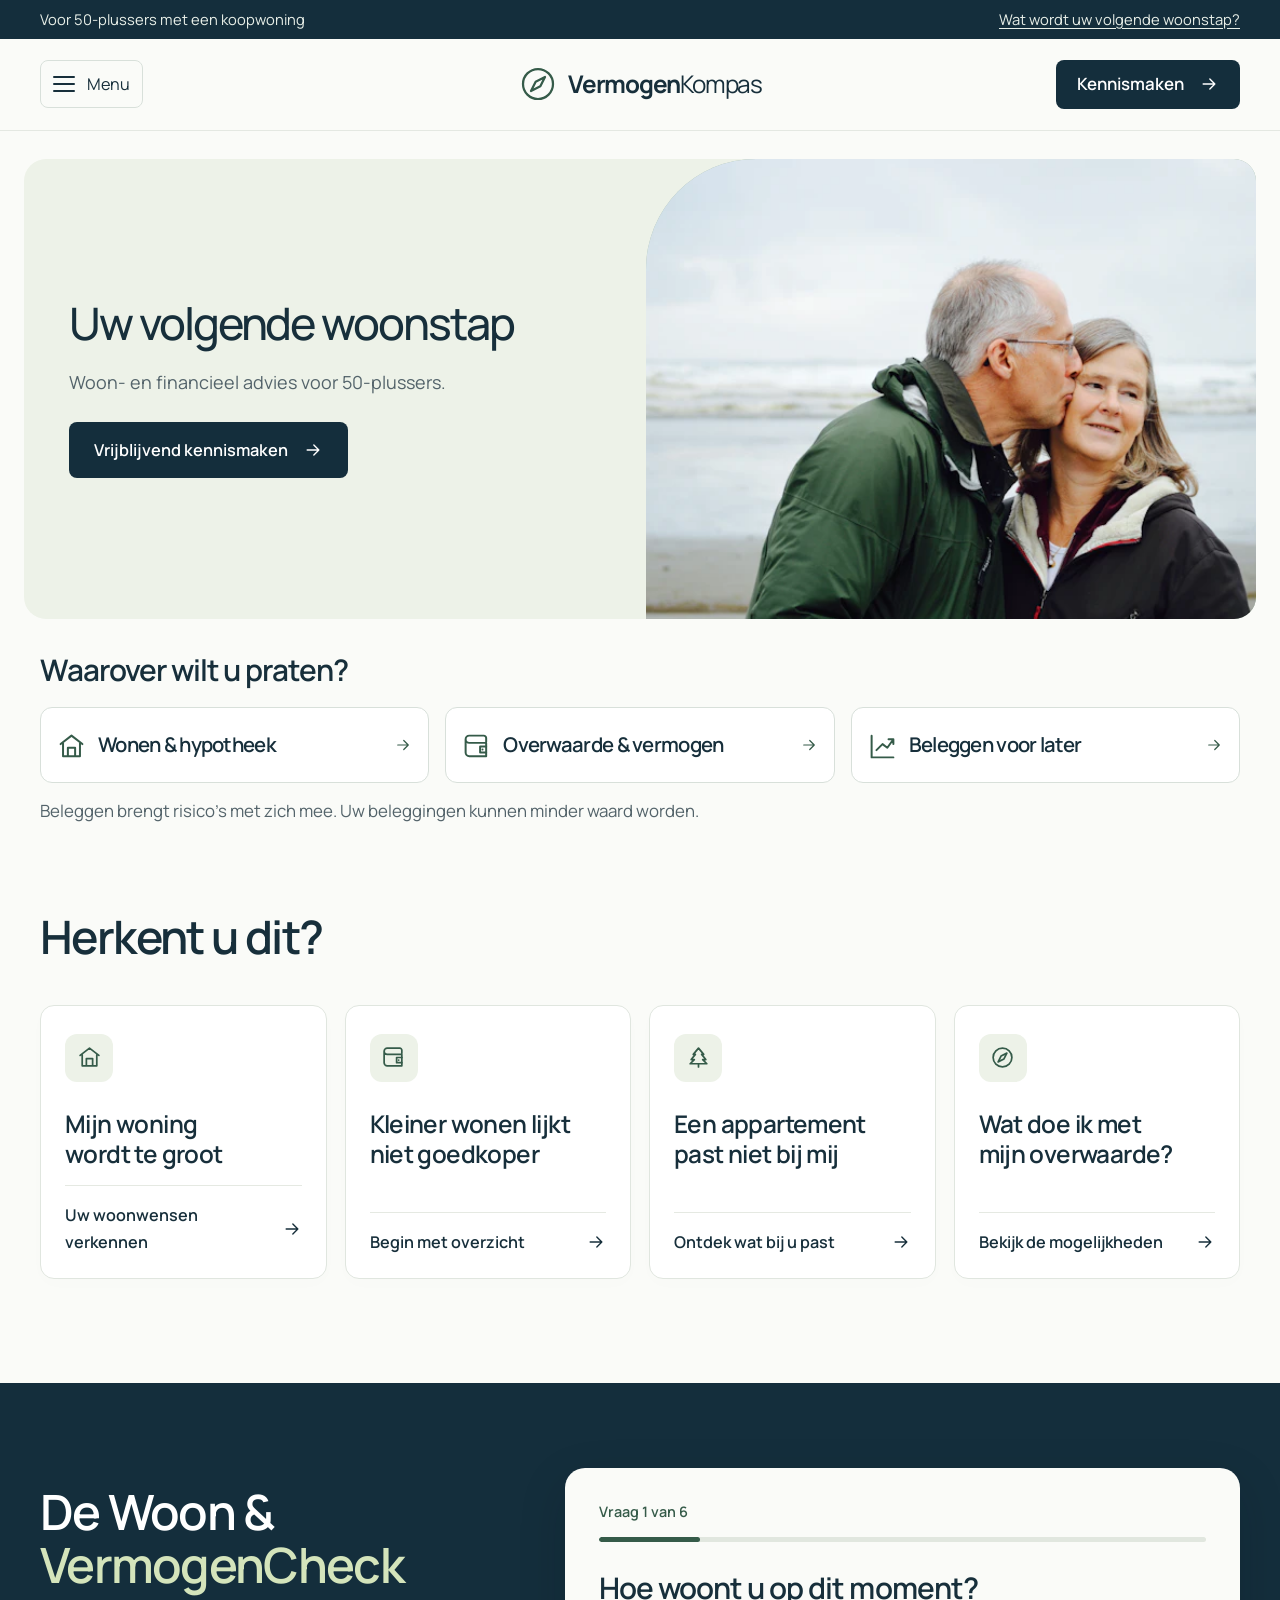
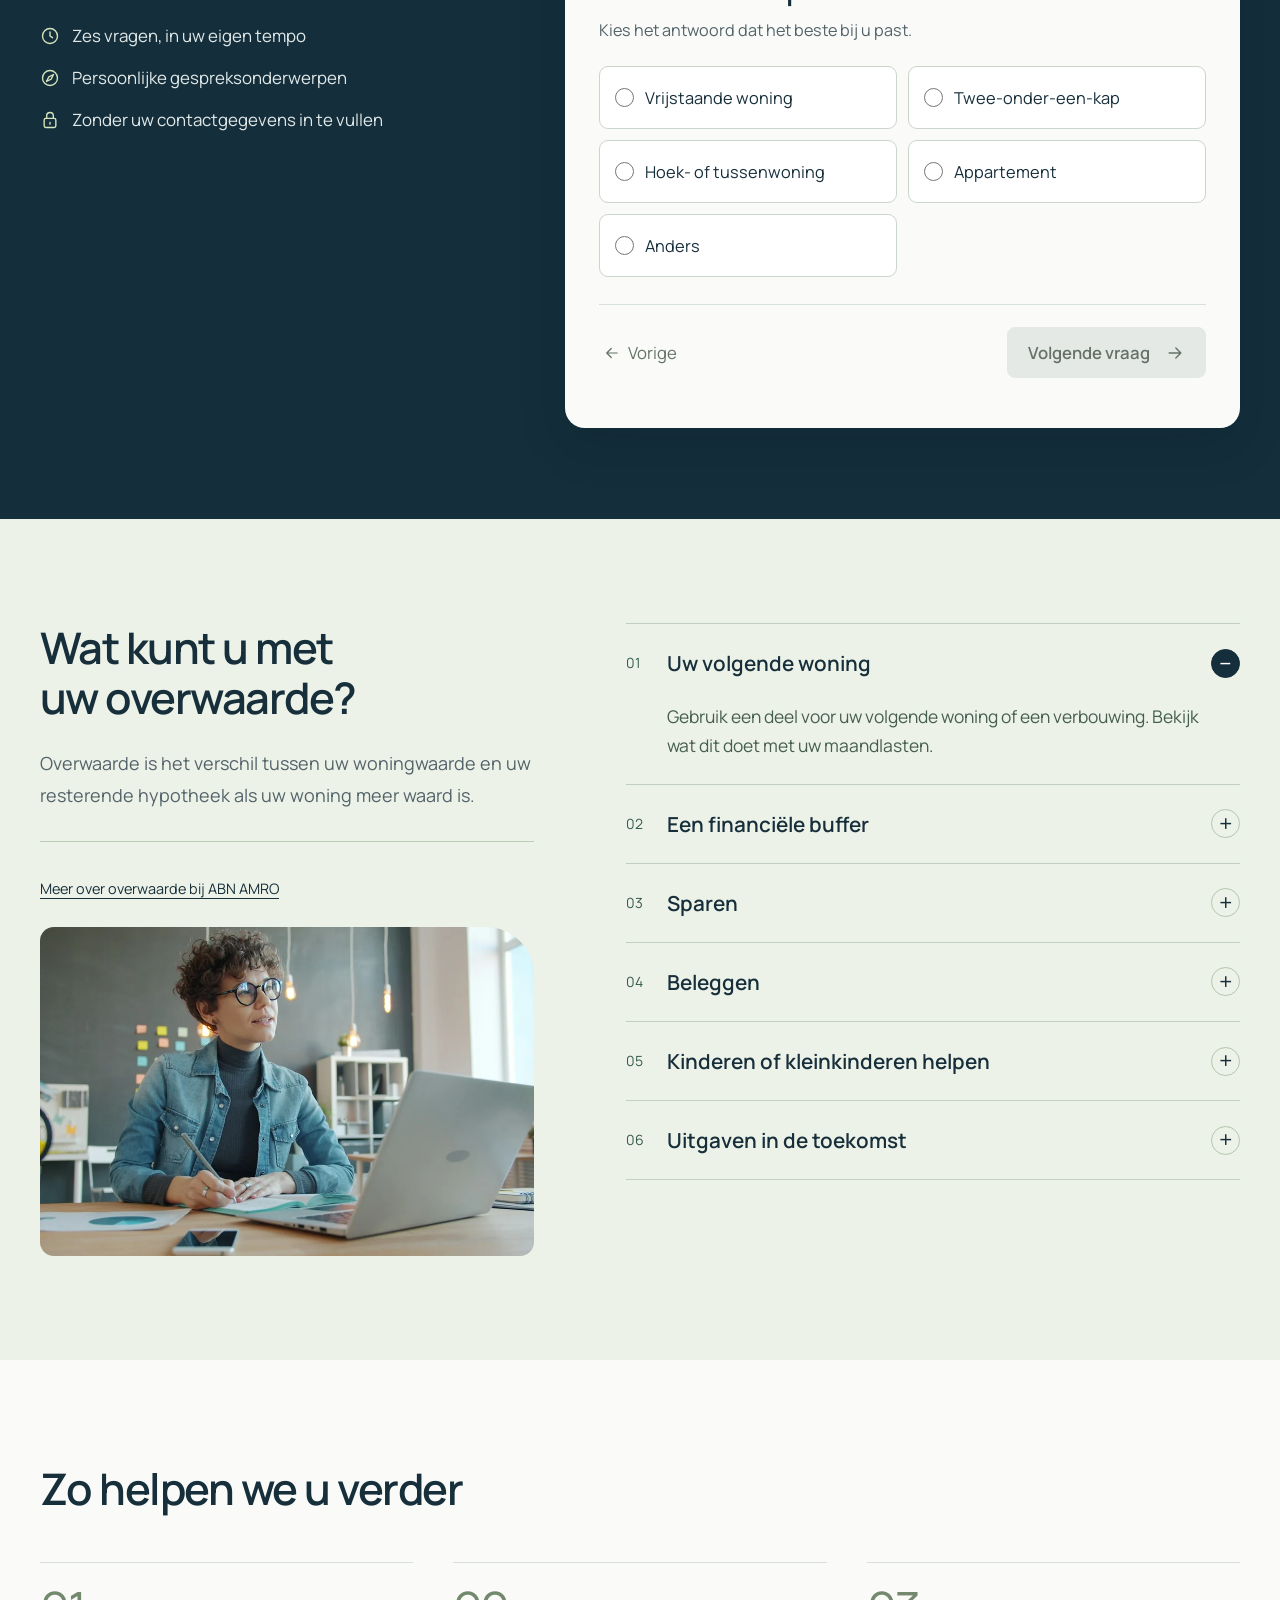
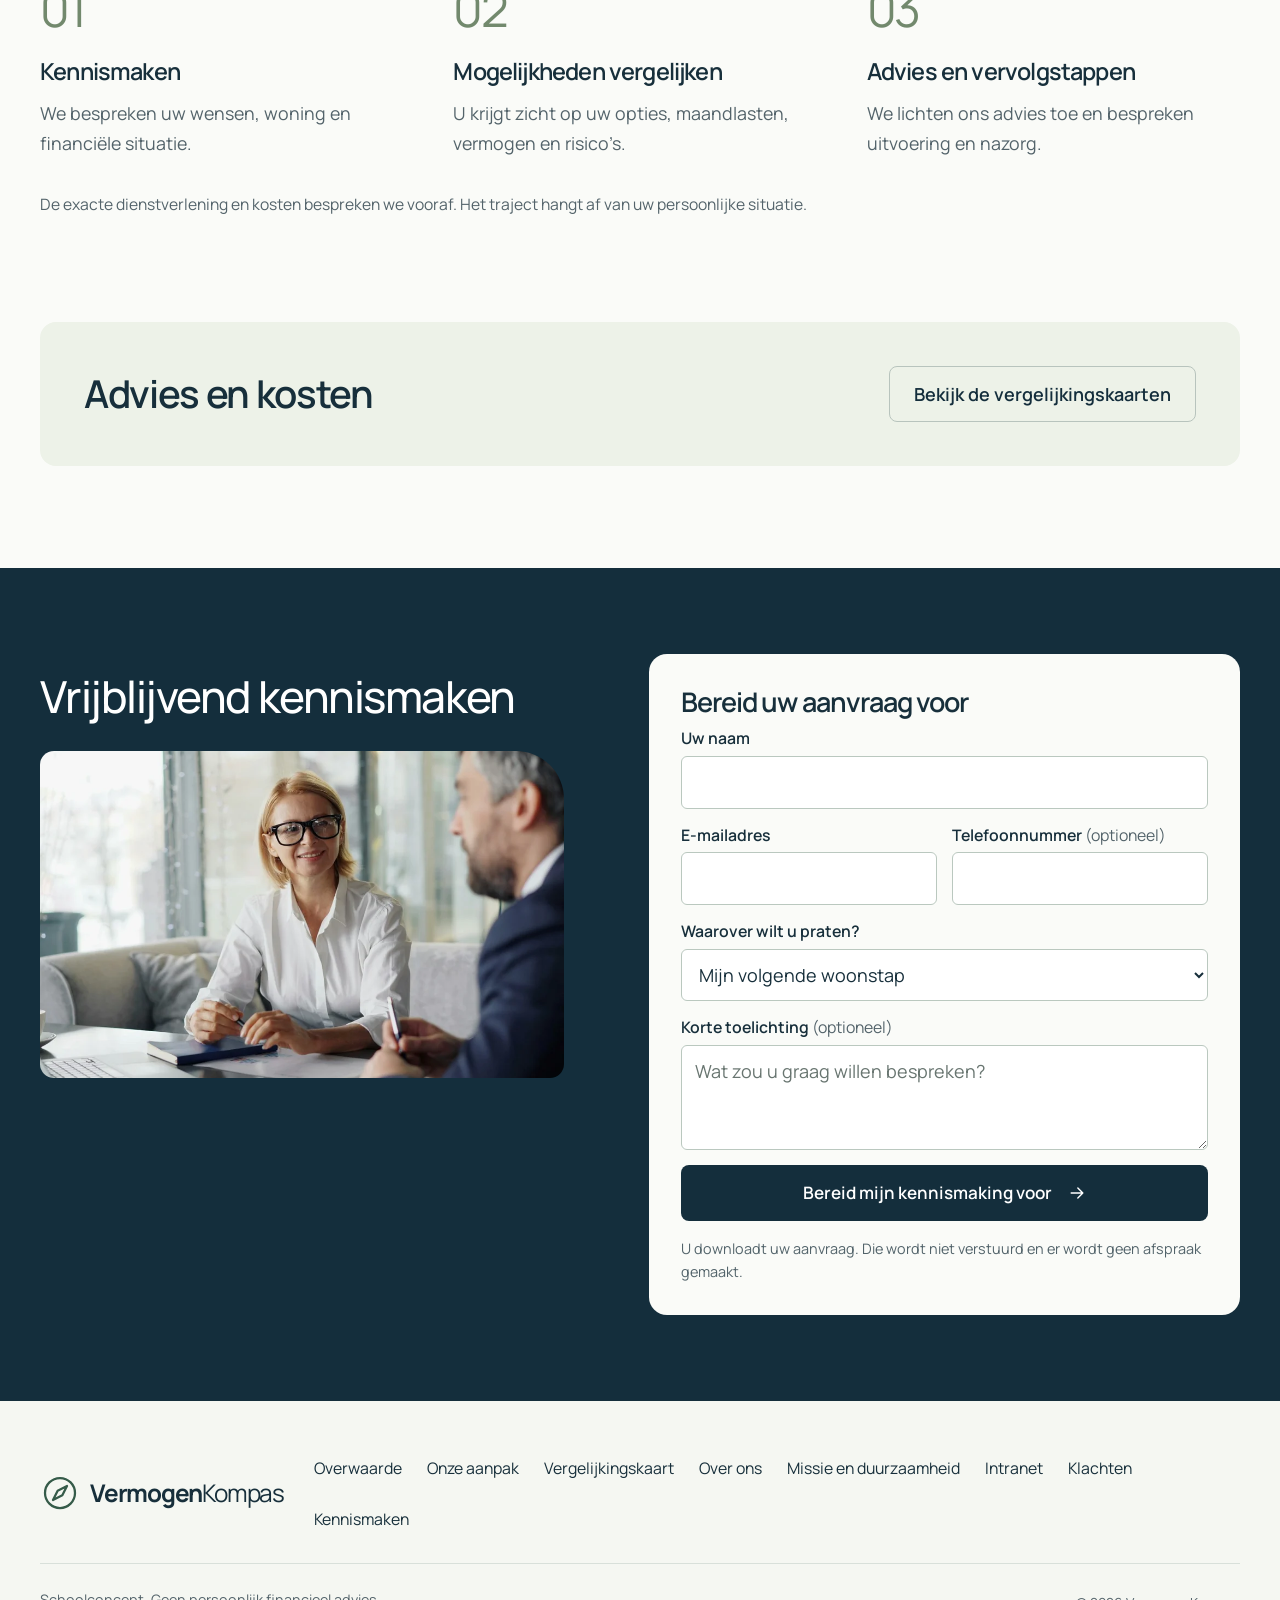
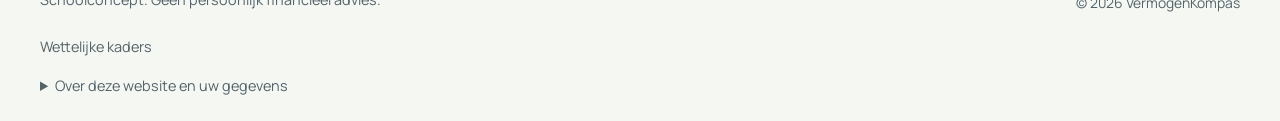
<file: index.html>
<!doctype html>
<html lang="nl">
<head>
<meta charset="utf-8">
<meta name="viewport" content="width=device-width, initial-scale=1">
<meta name="theme-color" content="#142e3c">
<meta name="description" content="VermogenKompas helpt 50-plussers met een koopwoning inzicht te krijgen in hun woonmogelijkheden, maandlasten en overwaarde. Bekijk waarmee we u helpen en bereid een vrijblijvende kennismaking voor.">
<title>VermogenKompas | Uw volgende woonstap begint met overzicht</title>
<link rel="icon" type="image/svg+xml" href="data:image/svg+xml,%3Csvg xmlns='http://www.w3.org/2000/svg' viewBox='0 0 48 48'%3E%3Crect width='48' height='48' rx='12' fill='%23142e3c'/%3E%3Ccircle cx='24' cy='24' r='15' stroke='%23cfe2b6' fill='none' stroke-width='2'/%3E%3Cpath d='M31 17L27 27L17 31L21 21Z' fill='%23cfe2b6'/%3E%3C/svg%3E">
<style>
@font-face{font-family:Manrope;font-style:normal;font-weight:200 800;font-display:swap;src:url([data-uri]) format('woff2')}

:root{--navy:#142e3c;--navy-deep:#0e2531;--green:#355b49;--mint:#d4e4bb;--pale:#edf2e8;--paper:#fafbf8;--white:#fff;--ink:#172f3b;--muted:#53636a;--line:#d8e0da;--radius:18px;--body:Manrope,Arial,Helvetica,sans-serif;--shadow:0 18px 55px #142e3c0d}
*{box-sizing:border-box}html{font-size:18px;scroll-behavior:smooth;scroll-padding-top:110px}body{margin:0;color:var(--ink);background:var(--paper);font-family:var(--body);font-size:18px;line-height:1.65;-webkit-font-smoothing:antialiased}body,input,button,select,textarea{font-family:var(--body)}button,input,select,textarea{font-size:1rem}button,a{-webkit-tap-highlight-color:transparent}button{cursor:pointer}a{color:inherit;text-decoration:none}p,h1,h2,h3,figure{margin:0}h1,h2,h3{text-wrap:balance;line-height:1.15;letter-spacing:-.035em;font-weight:600}h2{font-size:clamp(2.15rem,3.4vw,3.1rem)}h3{font-size:1.4rem}p{color:var(--muted)}img{display:block;max-width:100%}button:disabled{cursor:not-allowed}a,button,input,select,textarea,summary{touch-action:manipulation}a:focus-visible,button:focus-visible,input:focus-visible,select:focus-visible,textarea:focus-visible,summary:focus-visible{outline:3px solid #477855;outline-offset:5px}section:target{scroll-margin-top:100px}button{color:inherit}[hidden]{display:none!important}::selection{background:var(--mint);color:var(--navy)}.wrap{width:min(1240px,calc(100% - 80px));margin-inline:auto}.section{padding-block:104px}.eyebrow{font-size:.82rem;font-weight:700;letter-spacing:.11em;text-transform:uppercase;line-height:1.5;color:var(--green);display:block;margin-bottom:18px}.icon{width:24px;height:24px;flex:0 0 auto;fill:none;stroke:currentColor;stroke-width:1.65;stroke-linecap:round;stroke-linejoin:round;vertical-align:middle}.btn{display:inline-flex;align-items:center;justify-content:center;gap:15px;min-height:56px;padding:15px 24px;border-radius:8px;border:1px solid transparent;background:var(--navy);color:#fff;font-size:1rem;font-weight:600;line-height:1.35;text-align:center;transition:background .18s,transform .18s,box-shadow .18s}.btn:hover{background:#234653;box-shadow:0 6px 18px #142e3c16;transform:translateY(-1px)}.btn .icon{width:20px;height:20px}.btn-light{background:var(--mint);color:var(--navy)}.btn-light:hover{background:#e3edcf}.btn-outline{border-color:#b8c4bd;background:transparent;color:var(--navy)}.btn-outline:hover{background:var(--pale)}.btn:disabled{background:#e5e9e5;color:#657268;border-color:#e5e9e5;transform:none;box-shadow:none}.text-link{display:inline-flex;align-items:center;gap:10px;font-size:1rem;font-weight:600;text-decoration:underline;text-underline-offset:5px;text-decoration-thickness:1px}.text-link:hover{color:var(--green)}.actions{display:flex;flex-wrap:wrap;gap:15px;align-items:center}.skip-link{position:fixed;top:8px;left:12px;z-index:99;background:var(--navy);color:white;padding:10px 20px;transform:translateY(-160%)}.skip-link:focus{transform:none}.utility{background:var(--navy);color:#e9f0e9;font-size:.82rem;line-height:1.4;padding:9px 0}.utility .wrap{display:flex;justify-content:space-between;gap:20px}.utility a{text-decoration:underline;text-underline-offset:3px}.site-header{background:#fafbf8f5;border-bottom:1px solid #e4e8e2;position:sticky;top:0;z-index:30;backdrop-filter:blur(12px)}.nav-shell{display:flex;align-items:center;justify-content:space-between;gap:24px;min-height:91px}.brand{display:inline-flex;align-items:center;gap:10px;white-space:nowrap;font-size:1.35rem;font-weight:700;letter-spacing:-.05em;line-height:1}.brand .mark{width:40px;height:40px;color:var(--green);stroke-width:1.35}.brand span span{font-weight:400}.main-nav{display:flex;align-items:center;gap:30px;font-size:.94rem;line-height:1.4}.main-nav>a:not(.btn){padding:14px 0;position:relative}.main-nav>a:not(.btn):after{content:"";position:absolute;bottom:6px;left:0;right:100%;height:2px;background:var(--green);transition:right .2s}.main-nav>a:hover:after{right:0}.main-nav .btn{padding:12px 20px;min-height:49px;font-size:.94rem}.menu-button{display:none;align-items:center;gap:8px;background:none;border:1px solid var(--line);border-radius:6px;padding:10px 12px;min-height:46px;font-size:.9rem}
.hero{padding:28px 24px 0}.hero-frame{max-width:1392px;margin:auto;display:grid;grid-template-columns:1.02fr 1fr;background:var(--pale);border-radius:22px;overflow:hidden}.hero-copy{padding:55px 50px 53px 60px;align-self:center}.hero-copy .eyebrow{display:flex;align-items:center;gap:8px;letter-spacing:.07em;font-size:.8rem}.hero-copy .eyebrow .icon{width:20px;height:20px}h1{font-size:clamp(2.5rem,4.05vw,3.85rem);line-height:1.065;letter-spacing:-.046em;font-weight:500;max-width:600px}h1 strong{display:block;color:var(--green);font-weight:500;margin-top:13px}.hero-copy>p{font-size:1.09rem;line-height:1.65;margin:25px 0 27px;max-width:480px}.hero-actions{display:flex;align-items:flex-start;flex-direction:column;gap:19px}.hero-actions .text-link{font-size:.94rem}.hero-visual{position:relative;min-height:650px;overflow:hidden;border-radius:110px 0 0 0;background:#a4bca8}.hero-visual>img{height:100%;width:100%;object-fit:cover;object-position:70% center;position:absolute;inset:0}.hero-caption{position:absolute;bottom:28px;left:28px;right:28px;display:flex;align-items:center;gap:17px;background:#fffffff0;backdrop-filter:blur(8px);border-radius:12px;padding:21px 23px;max-width:390px;box-shadow:0 8px 20px #142e3c13}.caption-icon{width:49px;height:49px;border-radius:50%;background:var(--navy);color:var(--mint);display:grid;place-items:center;flex-shrink:0}.caption-icon .icon{width:28px;height:28px}.hero-caption small{display:block;color:var(--muted);font-size:.79rem;line-height:1.45}.hero-caption strong{display:block;font-size:1.11rem;line-height:1.35;font-weight:600;margin-top:3px;letter-spacing:-.025em}.assurances{display:grid;grid-template-columns:repeat(3,1fr);gap:25px;padding-block:29px;border-bottom:1px solid var(--line)}.assurances>div{display:flex;align-items:center;justify-content:center;gap:11px;font-size:.93rem}.assurances .icon{color:var(--green);width:21px;height:21px}
.section-intro{display:flex;justify-content:space-between;align-items:flex-end;gap:60px;margin-bottom:42px}.section-intro h2{max-width:690px}.section-intro p{max-width:360px;font-size:1rem}.recognition{padding-top:85px}.recognition h2{font-size:clamp(2.3rem,3.6vw,3.2rem)}.recognition-grid{display:grid;grid-template-columns:repeat(4,1fr);gap:18px}.recognition-card{padding:28px 24px 23px;background:#fff;border:1px solid #e0e6df;border-radius:14px;display:flex;flex-direction:column;align-items:flex-start;box-shadow:0 5px 18px #142e3c03;transition:transform .2s,border-color .2s}.recognition-card:hover{transform:translateY(-4px);border-color:#9cb1a0}.tile-icon{display:grid;place-items:center;width:48px;height:48px;background:var(--pale);color:var(--green);border-radius:12px;margin-bottom:27px}.tile-icon .icon{width:25px;height:25px}.recognition-card h3{font-size:1.35rem;line-height:1.26;margin-bottom:15px;letter-spacing:-.025em}.recognition-card p{font-size:.96rem;line-height:1.65;margin-bottom:26px}.recognition-card .card-link{margin-top:auto;display:flex;align-items:center;justify-content:space-between;width:100%;font-size:.9rem;font-weight:600;padding-top:16px;border-top:1px solid #e5e9e2;gap:15px}.card-link .icon{width:20px;height:20px}.recognition-note{margin-top:27px;font-size:1rem;display:flex;align-items:center;gap:10px;color:var(--muted)}.recognition-note .icon{color:var(--green);width:21px;height:21px}
.check-section{background:var(--navy);position:relative;color:white;padding:85px 0 91px}.check-layout{display:grid;grid-template-columns:.83fr 1.25fr;gap:76px;align-items:start}.check-intro{padding-top:18px}.check-intro .eyebrow{color:var(--mint)}.check-intro h2{font-size:clamp(2.4rem,3.8vw,3.55rem);line-height:1.08;color:white;max-width:410px}.check-intro h2 span{color:var(--mint)}.check-intro>p{color:#cedadf;margin-top:25px;max-width:390px;line-height:1.7;font-size:1.05rem}.check-features{list-style:none;padding:0;margin:31px 0 36px;display:grid;gap:14px}.check-features li{display:flex;align-items:center;gap:12px;font-size:.94rem;color:#e1e9e8}.check-features .icon{color:var(--mint);width:20px;height:20px}.check-intro .check-caveat{font-size:.82rem;color:#b5c9d1;line-height:1.65;max-width:350px;padding-top:23px;border-top:1px solid #3b515d}.check-card{background:var(--paper);color:var(--ink);border-radius:20px;padding:32px 34px;min-height:560px;box-shadow:0 16px 48px #08131a28}.check-top{display:flex;align-items:center;justify-content:space-between;gap:16px;font-size:.8rem;color:var(--muted);margin-bottom:13px}.step-label{font-weight:600;color:var(--green)}.progress-track{height:5px;background:#e1e7df;overflow:hidden;border-radius:8px;margin-bottom:28px}.progress-fill{height:100%;width:16.666%;background:var(--green);border-radius:8px;transition:width .3s}.check-card fieldset{border:0;padding:0;margin:0;min-width:0}.check-card legend{font-size:1.65rem;font-weight:600;letter-spacing:-.032em;line-height:1.2;padding:0;margin-bottom:11px;max-width:100%;width:100%}.question-hint{font-size:.9rem;margin-bottom:23px}.answers{display:grid;grid-template-columns:1fr 1fr;gap:11px}.answer{display:flex;position:relative;align-items:center;gap:11px;min-height:63px;padding:13px 15px;background:white;border:1px solid #cbd5cb;border-radius:9px;cursor:pointer;font-size:.91rem;line-height:1.4;transition:border-color .15s,background .15s}.answer:hover{border-color:var(--green);background:#f4f7ef}.answer:has(input:checked){background:#e7efdc;border-color:var(--green);box-shadow:inset 0 0 0 1px var(--green)}.answer input{accent-color:var(--green);width:19px;height:19px;margin:0;flex-shrink:0;cursor:pointer}.answer:has(input:focus-visible){outline:3px solid #477855;outline-offset:3px}.answer input:focus-visible{outline:none}.check-buttons{display:flex;align-items:center;justify-content:space-between;gap:16px;margin-top:27px;padding-top:22px;border-top:1px solid var(--line)}.back-button{display:inline-flex;gap:7px;align-items:center;border:0;background:none;font-size:.93rem;padding:12px 4px;min-height:48px}.back-button .icon{width:18px;height:18px}.back-button:disabled{color:#647267}.check-buttons .btn{min-height:51px;font-size:.93rem;padding:13px 20px}.result-icon{width:53px;height:53px;display:grid;place-items:center;border-radius:50%;color:var(--green);background:#e1ebd5;margin-bottom:19px}.result-title{font-size:1.9rem;margin-bottom:14px;line-height:1.15}.result-lead{font-size:.94rem;margin-bottom:23px}.result-topics{list-style:none;padding:0;margin:0 0 24px;display:grid;gap:20px}.result-topic{display:grid;grid-template-columns:28px 1fr;gap:13px}.result-topic .number{font-size:.9rem;font-weight:600;color:var(--green);border-bottom:1px solid #a3b9a0;align-self:start;line-height:1.6}.result-topic h3{font-size:1.08rem;line-height:1.35;margin-bottom:5px;letter-spacing:-.02em}.result-topic p{font-size:.89rem;line-height:1.55}.result-footer{font-size:.8rem;margin-bottom:20px;padding-top:17px;border-top:1px solid var(--line)}.result-actions{display:flex;flex-wrap:wrap;gap:15px}.result-actions .btn{font-size:.93rem}.result-actions .text-link{border:0;background:transparent;font-size:.9rem;padding:10px 0}.answers-summary{margin:22px 0 0;border-top:1px solid var(--line);padding-top:14px}.answers-summary summary{cursor:pointer;font-size:.88rem;font-weight:600}.answers-summary dl{font-size:.87rem;line-height:1.5;margin-top:18px}.answers-summary dt{font-weight:600;margin-top:14px}.answers-summary dd{margin:4px 0;color:var(--muted)}
.living-layout{display:grid;grid-template-columns:1fr 1fr;align-items:center;gap:86px}.living-image{position:relative;border-radius:16px 100px 16px 16px;overflow:hidden;background:#dce1d2;aspect-ratio:4/5}.living-image img{width:100%;height:100%;object-fit:cover;object-position:center}.living-image figcaption{position:absolute;left:27px;right:27px;bottom:27px;background:var(--paper);padding:22px 24px;border-radius:12px;max-width:380px;font-size:1.35rem;letter-spacing:-.03em;font-weight:500;line-height:1.3}.living-copy h2{margin-bottom:22px}.living-copy>p{font-size:1.02rem;line-height:1.7}.route-map{list-style:none;margin:29px 0 31px;padding:0;display:grid;gap:22px}.route-map li{position:relative;display:grid;grid-template-columns:36px 1fr;column-gap:17px}.route-map li:not(:last-child):after{content:"";position:absolute;top:38px;bottom:-18px;left:17px;width:1px;background:#c1cec0}.route-no{display:grid;place-items:center;width:35px;height:35px;background:#e4ecda;border-radius:50%;font-size:.81rem;font-weight:700;color:var(--green)}.route-map h3{font-size:1.11rem;margin:3px 0 4px;line-height:1.25;letter-spacing:-.02em}.route-map p{font-size:.94rem;line-height:1.6}
.equity-section{background:var(--pale)}.equity-layout{display:grid;grid-template-columns:.9fr 1.12fr;gap:92px;align-items:start}.equity-intro h2{margin-bottom:25px}.equity-intro>p{font-size:1rem;line-height:1.75}.equity-aside{margin-top:30px;border-top:1px solid #bdccb9;padding-top:22px}.equity-aside p{font-size:.89rem;line-height:1.65}.source-link{display:inline-block;margin-top:13px;font-size:.8rem;text-decoration:underline;text-underline-offset:4px}.equity-list{border-top:1px solid #c2cec0}.equity-item{border-bottom:1px solid #c2cec0}.equity-item summary{list-style:none;display:flex;align-items:center;gap:17px;padding:24px 0;cursor:pointer;font-size:1.15rem;font-weight:600;line-height:1.45}.equity-item summary::-webkit-details-marker{display:none}.equity-number{color:var(--green);font-size:.78rem;font-weight:400;min-width:24px}.equity-item summary>span:nth-child(2){flex:1}.expand-icon{width:29px;height:29px;display:grid;place-items:center;border:1px solid #b4c5ad;border-radius:50%;flex-shrink:0;font-size:1.3rem;font-weight:400;line-height:1}.equity-item[open] .expand-icon{background:var(--navy);color:white;border-color:var(--navy)}.equity-item .minus{display:none}.equity-item[open] .plus{display:none}.equity-item[open] .minus{display:block}.equity-content{padding:0 31px 24px 41px;font-size:.97rem;line-height:1.65}.equity-content p{color:#455e4e}
.process-intro{max-width:740px;margin-bottom:48px}.process-intro h2{max-width:650px}.process-intro p{margin-top:22px;max-width:630px;font-size:1.03rem}.steps{list-style:none;display:grid;grid-template-columns:repeat(3,1fr);gap:36px 40px;padding:0;margin:0}.step{border-top:1px solid var(--line);padding-top:22px}.step-number{font-size:2.7rem;line-height:1;font-weight:400;letter-spacing:-.045em;color:#72896d;display:block;margin-bottom:24px}.step h3{font-size:1.3rem;margin-bottom:13px}.step p{font-size:.99rem;line-height:1.7;max-width:345px}.process-note{font-size:.87rem;margin-top:34px}
.services{padding:0 0 102px}.services-box{background:#eaf0f1;padding:49px 44px;border-radius:20px}.services-heading{display:flex;align-items:end;justify-content:space-between;gap:35px;margin-bottom:32px}.services-heading h2{font-size:2.25rem}.services-heading .eyebrow{margin-bottom:11px}.services-grid{display:grid;grid-template-columns:repeat(3,1fr);gap:0}.service{padding:0 30px;display:flex;flex-direction:column;align-items:flex-start}.service:first-child{padding-left:0}.service:last-child{padding-right:0}.service+ .service{border-left:1px solid #c6d4d5}.service>.icon{width:32px;height:32px;color:#3e6863;margin-bottom:24px}.service h3{font-size:1.26rem;line-height:1.3;margin-bottom:13px}.service p{font-size:.96rem;line-height:1.65;margin-bottom:22px}.service .text-link{margin-top:auto;font-size:.9rem}.service-risk{font-size:.8rem;margin-top:24px;color:#53636a}
.contact-section{background:var(--navy);color:#fff;padding:86px 0}.contact-layout{display:grid;grid-template-columns:.94fr 1.06fr;gap:85px}.contact-copy{padding-top:17px}.contact-copy .eyebrow{color:var(--mint)}.contact-copy h2{font-size:clamp(2.3rem,3.45vw,3.05rem);font-weight:500;line-height:1.16}.contact-copy h2 span{color:var(--mint);display:block;margin-top:15px}.contact-copy>p{color:#c8d7dc;font-size:1.03rem;line-height:1.75;margin-top:25px;max-width:410px}.contact-copy .contact-promise{margin-top:36px;border-top:1px solid #3b5360;padding-top:23px;display:flex;gap:12px;align-items:flex-start;font-size:.92rem;color:#dce7e5}.contact-promise>.icon{color:var(--mint);margin-top:3px}.contact-box{background:#fafbf8;color:var(--ink);border-radius:18px;padding:32px}.contact-box h3{font-size:1.5rem;margin-bottom:10px}.contact-box .form-intro{font-size:.88rem;margin-bottom:21px;line-height:1.6}.field{display:flex;flex-direction:column;gap:6px;margin-bottom:15px;min-width:0}.field label{font-size:.88rem;font-weight:600;line-height:1.45}.field label span{font-weight:400;color:var(--muted)}.field input,.field select,.field textarea{width:100%;background:#fff;border:1px solid #bac8bf;border-radius:6px;padding:12px 13px;min-height:47px;color:var(--ink);line-height:1.45}.field input::placeholder,.field textarea::placeholder{color:#687570}.field textarea{resize:vertical;min-height:105px}.field-row{display:grid;grid-template-columns:1fr 1fr;gap:15px}.contact-box .btn{width:100%;font-size:.95rem}.form-note{font-size:.8rem;line-height:1.6;color:#52636a;margin:16px 0 0}.contact-review{font-size:.95rem;line-height:1.7}.contact-review>h3{margin-bottom:14px}.contact-review>p{margin-bottom:20px}.contact-review dl{font-size:.93rem;overflow-wrap:anywhere;margin:23px 0}.contact-review dt{font-weight:600;margin-top:14px}.contact-review dd{margin:2px 0 0;color:var(--muted);white-space:pre-line}.contact-review .back-button{margin-top:15px}.contact-status{font-size:.88rem;margin-top:15px}
.site-footer{padding:54px 0 24px;background:#f5f7f2}.footer-top{display:flex;align-items:center;justify-content:space-between;gap:30px;padding-bottom:31px;border-bottom:1px solid var(--line)}.footer-links{display:flex;gap:25px;flex-wrap:wrap;font-size:.88rem}.footer-links a:hover{text-decoration:underline;text-underline-offset:5px}.footer-bottom{display:flex;align-items:flex-start;justify-content:space-between;gap:50px;padding-top:24px}.footer-bottom>p{font-size:.8rem;max-width:670px;line-height:1.7}.footer-bottom>span{font-size:.77rem;color:var(--muted);white-space:nowrap;margin-top:4px}.about-disclosure{font-size:.8rem;color:var(--muted);margin-top:15px;max-width:800px}.about-disclosure summary{cursor:pointer;line-height:1.65;display:list-item;width:max-content}.about-disclosure p{font-size:.8rem;margin:14px 0;line-height:1.7}.about-disclosure a{text-decoration:underline;text-underline-offset:3px}
@media(min-width:1600px){.hero-copy{padding:58px 62px}.hero-visual{min-height:730px}}
@media(max-width:1150px){.wrap{width:calc(100% - 64px)}.main-nav{gap:21px}.brand{font-size:1.25rem}.brand .mark{width:35px;height:35px}.hero-copy{padding:43px 36px}.hero-visual{min-height:640px}.hero-copy>p{font-size:1.02rem}.check-layout{gap:40px;grid-template-columns:.8fr 1.25fr}.check-card{padding:29px}.recognition-grid{grid-template-columns:repeat(2,1fr)}.recognition-card{padding:26px}.recognition-card p{max-width:400px}.recognition-card h3{max-width:350px}.tile-icon{margin-bottom:19px}.living-layout{gap:47px}.equity-layout{gap:50px}.contact-layout{gap:50px}.services-box{padding:38px 30px}.service{padding:0 23px}.nav-shell{gap:16px}}
@media(max-width:930px){.main-nav{gap:16px}.main-nav>a{font-size:.86rem}.main-nav>a[href="#diensten"]{display:none}.hero{padding:22px 20px 0}.hero-copy{padding:36px 27px}.hero-copy .eyebrow{font-size:.73rem;letter-spacing:.04em}.hero-visual{min-height:625px;border-top-left-radius:75px}h1{font-size:2.75rem}.hero-caption{left:19px;right:19px;bottom:20px;padding:17px 16px;gap:12px}.hero-caption strong{font-size:1rem}.hero-caption small{font-size:.75rem}.caption-icon{width:41px;height:41px}.assurances{gap:15px}.assurances>div{font-size:.83rem;gap:8px}.section{padding-block:78px}.check-layout{grid-template-columns:1fr;gap:34px}.check-intro{display:grid;grid-template-columns:1fr 1fr;column-gap:45px;padding-top:0}.check-intro .eyebrow{grid-column:1/-1}.check-intro h2{max-width:460px;grid-row:2/4}.check-intro>p{grid-column:2;margin-top:0;font-size:1rem}.check-features{grid-column:2;margin:20px 0 0;gap:10px}.check-intro .check-caveat{grid-column:1/-1;max-width:none;margin-top:27px;padding-top:18px}.check-card{min-height:0;padding:32px}.answers{grid-template-columns:1fr 1fr}.living-layout{gap:37px;grid-template-columns:.9fr 1fr}.living-image{aspect-ratio:3/5;border-top-right-radius:65px}.living-copy h2{font-size:2.3rem}.living-image figcaption{font-size:1.12rem;left:18px;right:18px;bottom:18px;padding:19px}.equity-layout{grid-template-columns:.9fr 1.1fr;gap:36px}.equity-intro h2{font-size:2.35rem}.steps{column-gap:26px}.steps h3{font-size:1.2rem}.services-grid{grid-template-columns:1fr;gap:26px}.service{padding:0}.service+.service{border:0;border-top:1px solid #c6d4d5;padding:27px 0 0}.service>.icon{margin-bottom:16px}.service p{margin-bottom:15px;max-width:690px}.service h3{font-size:1.35rem}.services{padding-bottom:78px}.contact-layout{gap:32px;grid-template-columns:.9fr 1.1fr}.contact-copy h2{font-size:2.45rem}.contact-box{padding:25px}.field-row{grid-template-columns:1fr;gap:0}.contact-copy .contact-promise{font-size:.85rem}.footer-links{gap:19px}.footer-bottom{gap:25px}}
@media(max-width:760px){body{font-size:17px}.wrap{width:calc(100% - 40px)}html{scroll-padding-top:89px}.utility{font-size:.75rem}.utility .wrap{justify-content:center}.utility a{display:none}.site-header{position:sticky}.nav-shell{min-height:77px}.brand{font-size:1.2rem}.brand .mark{width:35px;height:35px}.menu-button{display:flex}.main-nav{display:none;position:absolute;top:77px;left:0;right:0;background:var(--paper);padding:12px 20px 23px;border-bottom:1px solid var(--line);box-shadow:0 20px 20px #142e3c0c;flex-direction:column;align-items:stretch;gap:2px}.main-nav.is-open{display:flex}.main-nav>a:not(.btn){font-size:1rem;padding:13px 8px}.main-nav>a[href="#diensten"]{display:block}.main-nav .btn{margin-top:10px;min-height:51px}.hero{padding:16px 14px 0}.hero-frame{grid-template-columns:1fr;border-radius:17px}.hero-copy{padding:36px 25px 34px}.hero-copy .eyebrow{font-size:.73rem;margin-bottom:20px}.hero-copy h1{font-size:clamp(2.2rem,6.85vw,3.15rem);max-width:620px;line-height:1.1;letter-spacing:-.04em}.hero-copy h1 strong{margin-top:13px}.hero-copy>p{max-width:560px;font-size:1rem;margin:21px 0 23px;line-height:1.7}.hero-actions{gap:17px}.hero-actions>.btn{font-size:.97rem;min-height:55px}.hero-actions .text-link{font-size:.9rem}.hero-visual{min-height:0;height:400px;border-radius:70px 0 0 0;margin-left:25px}.hero-visual>img{object-position:70% 44%}.hero-caption{max-width:355px;left:19px;bottom:19px;right:19px}.hero-caption strong{font-size:1.07rem}.assurances{grid-template-columns:1fr;gap:13px;padding:25px 5px;max-width:500px;margin:auto}.assurances>div{justify-content:flex-start;font-size:.9rem;gap:12px}.section{padding-block:66px}.section-intro{display:block;margin-bottom:29px}.section-intro p{margin-top:18px;max-width:550px}.eyebrow{margin-bottom:14px;font-size:.78rem}h2{font-size:2.2rem}.recognition h2{font-size:2.45rem}.recognition-grid{gap:14px}.recognition-card{padding:22px 19px}.recognition-card h3{font-size:1.2rem;line-height:1.3}.recognition-card p{font-size:.91rem;line-height:1.65;margin-bottom:19px}.recognition-card .card-link{font-size:.84rem}.recognition-note{font-size:.89rem;align-items:flex-start}.recognition-note>.icon{margin-top:3px}.tile-icon{width:42px;height:42px}.check-section{padding:60px 0}.check-intro{display:block}.check-intro h2{max-width:500px;font-size:2.75rem}.check-intro>p{margin-top:21px;max-width:550px}.check-features{margin:24px 0 0;gap:12px}.check-intro .check-caveat{margin-top:24px;font-size:.82rem}.check-card{padding:26px 23px;border-radius:16px}.check-card legend{font-size:1.5rem}.question-hint{font-size:.87rem}.answers{gap:10px}.answer{font-size:.89rem;padding:13px 12px;min-height:66px;gap:10px}.check-buttons{gap:12px}.check-buttons .btn{font-size:.88rem;padding:13px 15px}.check-buttons .back-button{font-size:.9rem}.result-title{font-size:1.8rem}.result-actions{flex-direction:column;align-items:stretch}.result-actions .text-link{justify-content:center}.living-layout{grid-template-columns:1fr;gap:36px}.living-copy{grid-row:1}.living-copy h2{max-width:550px;font-size:2.45rem}.living-copy>p{max-width:620px}.living-image{aspect-ratio:5/4;max-height:500px}.living-image figcaption{max-width:350px;font-size:1.25rem}.route-map{gap:21px}.route-map p{font-size:.97rem}.equity-layout{grid-template-columns:1fr;gap:34px}.equity-intro h2{max-width:620px;font-size:2.45rem}.equity-aside{margin-top:24px}.equity-item summary{font-size:1.08rem;padding:22px 0;gap:13px}.equity-content{padding-left:37px;padding-right:15px;font-size:.95rem}.process-intro{margin-bottom:36px}.process-intro h2{font-size:2.45rem}.steps{grid-template-columns:1fr 1fr;gap:29px 25px}.step-number{font-size:2.3rem;margin-bottom:18px}.step h3{font-size:1.17rem;line-height:1.3}.step p{font-size:.93rem}.process-note{font-size:.84rem}.services{padding-bottom:66px}.services-box{padding:33px 25px;border-radius:15px}.services-heading h2{font-size:2.15rem}.services-heading{margin-bottom:28px}.service p{font-size:.96rem}.service-risk{font-size:.81rem}.contact-section{padding:60px 0}.contact-layout{grid-template-columns:1fr;gap:34px}.contact-copy{padding:0}.contact-copy h2{font-size:2.45rem;max-width:590px}.contact-copy>p{max-width:600px;font-size:1rem}.contact-copy .contact-promise{font-size:.94rem;max-width:550px}.contact-box{padding:27px 24px}.field-row{grid-template-columns:1fr 1fr;gap:15px}.footer-top{align-items:flex-start;flex-direction:column;gap:26px}.footer-links{gap:13px 25px;font-size:.9rem}.footer-bottom{display:block}.footer-bottom>span{display:block;margin-top:19px}.site-footer{padding-top:39px}.footer-bottom>p{font-size:.82rem}}
@media(max-width:420px){.brand{font-size:1.12rem;gap:6px}.brand .mark{width:31px;height:31px}.menu-button{font-size:.82rem;padding:9px}.menu-button .icon{width:20px;height:20px}.hero-copy{padding:31px 22px}.hero-copy h1{font-size:2.32rem}.hero-copy .eyebrow{font-size:.7rem}.hero-actions>.btn{width:100%;padding:15px 14px;gap:12px}.hero-visual{height:335px;margin-left:22px}.hero-caption{padding:16px 14px;gap:11px;left:15px;right:15px}.hero-caption strong{font-size:.99rem}.caption-icon{width:40px;height:40px}.recognition-grid{grid-template-columns:1fr}.recognition-card{padding:23px}.recognition-card h3{font-size:1.31rem}.recognition-card p{font-size:1rem}.recognition-card .card-link{font-size:.91rem}.check-card{padding:23px 19px}.check-card legend{font-size:1.4rem}.answers{grid-template-columns:1fr}.answer{min-height:57px;font-size:.96rem;padding:14px}.check-top{font-size:.76rem}.check-buttons .btn{padding:12px 14px}.check-buttons .icon{width:17px;height:17px}.check-buttons{gap:8px}.steps{grid-template-columns:1fr;gap:25px}.step{display:grid;grid-template-columns:42px 1fr;gap:0 16px;padding-top:23px}.step-number{grid-row:1/3;font-size:1.95rem;margin:2px 0 0}.step h3{font-size:1.27rem}.step p{font-size:.98rem}.field-row{grid-template-columns:1fr;gap:0}.contact-box{padding:24px 21px}.living-image{aspect-ratio:1/1}.living-image figcaption{font-size:1.13rem}.result-title{font-size:1.65rem}}
@media print{.site-header,.utility,.hero,.assurances,.recognition,.living-section,.equity-section,.process-section,.services,.contact-section,.site-footer,.check-intro,.check-buttons,.result-actions{display:none!important}.check-section{background:white;padding:0}.check-layout{display:block}.check-card{box-shadow:none;border-radius:0;min-height:0;padding:0}.wrap{width:100%}.result-title{color:black}}

/* Compact introduction and immediate overview of the advice topics. */
.hero-copy{padding:38px 45px}
.hero-copy h1{font-size:clamp(2.3rem,3.5vw,3.25rem)}
.hero-copy>p{margin:21px 0 24px;font-size:1rem}
.hero-visual{min-height:460px}
.hero-actions{gap:14px}
.hero-actions>.btn{font-size:.91rem}
.home-overview{padding:34px 0 0}
.overview-heading{display:flex;align-items:baseline;justify-content:space-between;gap:24px;margin-bottom:20px}
.overview-heading h2{font-size:1.65rem;letter-spacing:-.035em}
.overview-heading p{font-size:.9rem;color:var(--muted);margin:0;max-width:470px}
.overview-grid{display:grid;grid-template-columns:repeat(3,minmax(0,1fr));gap:16px}
.overview-card{display:flex;align-items:flex-start;gap:16px;padding:24px;background:#fff;border:1px solid var(--line);border-radius:12px;text-decoration:none;color:var(--ink);transition:border-color .2s,background .2s}
.overview-card:hover{background:var(--pale);border-color:var(--green)}
.overview-card:focus-visible{outline:3px solid var(--green);outline-offset:4px}
.overview-card .overview-icon{width:29px;height:29px;flex-shrink:0;color:var(--green);margin-top:3px}
.overview-card h3{font-size:1.08rem;line-height:1.35;margin:0 0 10px}
.overview-card p{font-size:.87rem;line-height:1.6;color:var(--muted);margin:0 0 15px}
.overview-link{display:flex;align-items:center;gap:8px;font-size:.8rem;font-weight:700;color:var(--green)}
.overview-link .icon{width:18px;height:18px;flex-shrink:0}
.overview-bottom{display:flex;align-items:center;justify-content:space-between;gap:24px;padding:19px 0 8px}
.overview-bottom p,.overview-bottom .text-link{font-size:.82rem;margin:0}
.overview-bottom p{color:var(--muted)}
@media(min-width:1600px){.hero-visual{min-height:500px}}
@media(max-width:1150px){.hero-copy{padding:32px}.hero-visual{min-height:460px}.overview-heading{display:block}.overview-heading p{margin-top:10px;max-width:none}.overview-card{padding:20px;gap:12px}.overview-card h3{font-size:1rem}.overview-bottom{align-items:flex-start;flex-direction:column;gap:10px}}
@media(max-width:930px){.overview-card{flex-direction:column}.hero-copy h1{font-size:2.45rem}}
@media(max-width:760px){.hero-copy{padding:30px 25px}.hero-copy h1{font-size:clamp(2rem,7vw,2.75rem)}.hero-copy>p{font-size:.96rem;line-height:1.65}.hero-actions>.btn{font-size:.86rem;padding-inline:16px}.hero-visual{min-height:0;height:200px;border-radius:50px 0 0 0}.hero-visual>img{object-position:70% 40%}.hero-caption{padding:12px 16px;bottom:14px;left:14px;right:14px}.hero-caption strong{font-size:.95rem}.hero-caption small{font-size:.7rem}.caption-icon{width:36px;height:36px}.home-overview{padding-top:28px}.overview-heading h2{font-size:1.5rem}.overview-grid{grid-template-columns:1fr;gap:12px}.overview-card{flex-direction:row;padding:20px;gap:16px}.overview-card h3{font-size:1.1rem}.overview-card p{margin-bottom:10px;font-size:.9rem}.overview-link{font-size:.84rem}.overview-bottom{padding-top:17px}.overview-bottom .text-link{line-height:1.6}.overview-bottom .text-link .icon{flex-shrink:0}}
@media(max-width:760px){.hero-copy h1{font-size:2rem}}
@media print{.home-overview{display:none!important}}

.footer-legal{margin:20px 0 0;font-size:.8rem}.footer-legal a{color:var(--muted);text-underline-offset:4px}.footer-legal a:hover{color:var(--green)}
</style>

<link rel="stylesheet" href="navigation.css?v=2">
<link rel="stylesheet" href="experience.css?v=2">
<script src="experience.js" defer></script>
<link rel="stylesheet" href="home.css?v=2">
</head>
<body>
<svg xmlns="http://www.w3.org/2000/svg" aria-hidden="true" style="position:absolute;width:0;height:0;overflow:hidden">
<symbol id="i-compass" viewBox="0 0 24 24"><circle cx="12" cy="12" r="9"/><path d="m16.2 7.8-2.8 5.6-5.6 2.8 2.8-5.6 5.6-2.8Z"/></symbol>
<symbol id="i-arrow" viewBox="0 0 24 24"><path d="M5 12h14m-6-6 6 6-6 6"/></symbol>
<symbol id="i-back" viewBox="0 0 24 24"><path d="M19 12H5m6-6-6 6 6 6"/></symbol>
<symbol id="i-home" viewBox="0 0 24 24"><path d="m3 10 9-7 9 7M5 9v11h14V9M9 20v-7h6v7"/></symbol>
<symbol id="i-check" viewBox="0 0 24 24"><path d="m5 12 4 4L19 6"/></symbol>
<symbol id="i-chat" viewBox="0 0 24 24"><path d="M21 11.5a8.4 8.4 0 0 1-.9 3.8 8.5 8.5 0 0 1-7.6 4.7 8.4 8.4 0 0 1-3.8-.9L3 21l1.9-5.7a8.4 8.4 0 0 1-.9-3.8 8.5 8.5 0 0 1 4.7-7.6 8.4 8.4 0 0 1 3.8-.9h.5a8.5 8.5 0 0 1 8 8v.5Z"/><path d="M8 10h8m-8 4h5"/></symbol>
<symbol id="i-wallet" viewBox="0 0 24 24"><path d="M20 8V5a2 2 0 0 0-2-2H6a3 3 0 0 0 0 6h14v11H6a3 3 0 0 1-3-3V6"/><path d="M20 12h-5v5h5m-3-2.5h.01"/></symbol>
<symbol id="i-tree" viewBox="0 0 24 24"><path d="m12 3 5 6h-2l4 5h-3l4 4H4l4-4H5l4-5H7l5-6Zm0 15v3"/></symbol>
<symbol id="i-chart" viewBox="0 0 24 24"><path d="M3 3v18h18M7 15l5-5 4 3 5-7M17 6h4v4"/></symbol>
<symbol id="i-menu" viewBox="0 0 24 24"><path d="M4 6h16M4 12h16M4 18h16"/></symbol>
<symbol id="i-lock" viewBox="0 0 24 24"><rect x="5" y="10" width="14" height="11" rx="2"/><path d="M8 10V7a4 4 0 0 1 8 0v3m-4 5v2"/></symbol>
<symbol id="i-clock" viewBox="0 0 24 24"><circle cx="12" cy="12" r="9"/><path d="M12 7v5l3 2"/></symbol>
<symbol id="i-download" viewBox="0 0 24 24"><path d="M12 3v12m-4-4 4 4 4-4M4 15v5h16v-5"/></symbol>
</svg>
<a class="skip-link" href="#inhoud">Direct naar de inhoud</a>
<div class="utility"><div class="wrap"><span>Voor 50-plussers met een koopwoning</span><a href="#wooncheck">Wat wordt uw volgende woonstap?</a></div></div>
<header class="site-header">
<div class="wrap nav-shell">
<button type="button" class="menu-button" id="menu-toggle" aria-label="Menu openen" aria-expanded="false" aria-controls="navigation-panel"><span class="menu-glyph" aria-hidden="true"><span></span><span></span><span></span></span><span>Menu</span></button>
<a class="brand" href="index.html" aria-label="VermogenKompas, naar de startpagina"><svg class="icon mark" aria-hidden="true"><use href="#i-compass"/></svg><span>Vermogen<span>Kompas</span></span></a>
<a href="index.html#contact" class="btn header-contact">Kennismaken<svg class="icon" aria-hidden="true"><use href="#i-arrow"/></svg></a>
</div>
<div class="navigation-panel" id="navigation-panel"><div class="navigation-clip"><nav class="main-nav wrap" id="main-nav" aria-label="Hoofdnavigatie"><div class="nav-group" role="group" aria-labelledby="nav-wonen"><span class="nav-group-title" id="nav-wonen">Wonen</span><a href="hypotheek.html">Hypotheek berekenen<svg class="icon" aria-hidden="true"><use href="#i-arrow"/></svg></a><a href="woonwensen.html">Uw woonwensen<svg class="icon" aria-hidden="true"><use href="#i-arrow"/></svg></a></div><div class="nav-group" role="group" aria-labelledby="nav-vermogen"><span class="nav-group-title" id="nav-vermogen">Vermogen</span><a href="beleggen.html">Beleggen<svg class="icon" aria-hidden="true"><use href="#i-arrow"/></svg></a><a href="vergelijken.html">Vergelijkingskaart<svg class="icon" aria-hidden="true"><use href="#i-arrow"/></svg></a></div><div class="nav-group" role="group" aria-labelledby="nav-vermogenkompas"><span class="nav-group-title" id="nav-vermogenkompas">VermogenKompas</span><a href="over-ons.html">Over ons<svg class="icon" aria-hidden="true"><use href="#i-arrow"/></svg></a><a href="missie-duurzaamheid.html">Missie en duurzaamheid<svg class="icon" aria-hidden="true"><use href="#i-arrow"/></svg></a><a href="intranet.html">Intranet<svg class="icon" aria-hidden="true"><use href="#i-arrow"/></svg></a><a href="klachten.html">Klachten<svg class="icon" aria-hidden="true"><use href="#i-arrow"/></svg></a><a href="wettelijke-kaders.html">Wettelijke kaders<svg class="icon" aria-hidden="true"><use href="#i-arrow"/></svg></a></div></nav></div></div>
</header>
<button class="menu-backdrop" type="button" tabindex="-1" aria-hidden="true"></button>
<noscript><style>.navigation-panel{position:static;grid-template-rows:1fr;visibility:visible;opacity:1}.navigation-panel .nav-group a{opacity:1;transform:none}.site-header{position:relative}.site-header .menu-button{display:none}</style></noscript>
<main id="inhoud">
<section class="hero" aria-labelledby="hero-title">
<div class="hero-frame">
<div class="hero-copy">
<h1 id="hero-title">Uw volgende woonstap</h1>
<p>Woon- en financieel advies voor 50-plussers.</p>
<div class="hero-actions">
<a class="btn" href="#contact">Vrijblijvend kennismaken<svg class="icon" aria-hidden="true"><use href="#i-arrow"/></svg></a>
</div>
</div>
<div class="hero-visual">
<img src="images/home/woonstap.webp"
  srcset="images/home/woonstap-640.webp 640w, images/home/woonstap.webp 1200w"
  sizes="(max-width: 760px) calc(100vw - 28px), (max-width: 1440px) 49vw, 690px"
  alt="Een stel geniet samen van een ontspannen moment buiten." width="1200" height="798" fetchpriority="high">
</div>
</div>
</section>
<section class="home-overview" id="hulp" aria-labelledby="overview-title">
<div class="wrap">
<div class="overview-heading"><h2 id="overview-title">Waarover wilt u praten?</h2></div>
<div class="overview-grid">
<a class="overview-card service-contact" href="#contact" data-topic="Woonadvies en hypotheek"><svg class="icon overview-icon" aria-hidden="true"><use href="#i-home"/></svg><div><h3>Wonen &amp; hypotheek</h3></div><span class="overview-link"><svg class="icon" aria-hidden="true"><use href="#i-arrow"/></svg></span></a>
<a class="overview-card service-contact" href="#contact" data-topic="Overwaarde en vermogen"><svg class="icon overview-icon" aria-hidden="true"><use href="#i-wallet"/></svg><div><h3>Overwaarde &amp; vermogen</h3></div><span class="overview-link"><svg class="icon" aria-hidden="true"><use href="#i-arrow"/></svg></span></a>
<a class="overview-card service-contact" href="#contact" data-topic="Beleggingsadvies"><svg class="icon overview-icon" aria-hidden="true"><use href="#i-chart"/></svg><div><h3>Beleggen voor later</h3></div><span class="overview-link"><svg class="icon" aria-hidden="true"><use href="#i-arrow"/></svg></span></a>
</div>
<p class="overview-risk">Beleggen brengt risico’s met zich mee. Uw beleggingen kunnen minder waard worden.</p>
</div>
</section>
<section class="section recognition" aria-labelledby="recognition-title">
<div class="wrap">
<div class="section-intro"><div><h2 id="recognition-title">Herkent u dit?</h2></div></div>
<div class="recognition-grid">
<a class="recognition-card" href="woonwensen.html"><span class="tile-icon"><svg class="icon" aria-hidden="true"><use href="#i-home"/></svg></span><h3>Mijn woning wordt te groot</h3><span class="card-link">Uw woonwensen verkennen<svg class="icon" aria-hidden="true"><use href="#i-arrow"/></svg></span></a>
<a class="recognition-card" href="#wooncheck"><span class="tile-icon"><svg class="icon" aria-hidden="true"><use href="#i-wallet"/></svg></span><h3>Kleiner wonen lijkt niet goedkoper</h3><span class="card-link">Begin met overzicht<svg class="icon" aria-hidden="true"><use href="#i-arrow"/></svg></span></a>
<a class="recognition-card" href="woonwensen.html"><span class="tile-icon"><svg class="icon" aria-hidden="true"><use href="#i-tree"/></svg></span><h3>Een appartement past niet bij mij</h3><span class="card-link">Ontdek wat bij u past<svg class="icon" aria-hidden="true"><use href="#i-arrow"/></svg></span></a>
<a class="recognition-card" href="#overwaarde"><span class="tile-icon"><svg class="icon" aria-hidden="true"><use href="#i-compass"/></svg></span><h3>Wat doe ik met mijn overwaarde?</h3><span class="card-link">Bekijk de mogelijkheden<svg class="icon" aria-hidden="true"><use href="#i-arrow"/></svg></span></a>
</div>
</div>
</section>
<section class="check-section" id="wooncheck" aria-labelledby="check-title">
<div class="wrap check-layout">
<div class="check-intro"><h2 id="check-title">De Woon &amp;<br><span>VermogenCheck</span></h2>
<ul class="check-features"><li><svg class="icon" aria-hidden="true"><use href="#i-clock"/></svg>Zes vragen, in uw eigen tempo</li><li><svg class="icon" aria-hidden="true"><use href="#i-compass"/></svg>Persoonlijke gespreksonderwerpen</li><li><svg class="icon" aria-hidden="true"><use href="#i-lock"/></svg>Zonder uw contactgegevens in te vullen</li></ul>
</div>
<div class="check-card" id="check-card">
<div id="question-view">
<div class="check-top"><span class="step-label" id="step-label">Vraag 1 van 6</span></div>
<div class="progress-track" role="progressbar" aria-label="Voortgang van de Woon & VermogenCheck" aria-valuemin="0" aria-valuemax="6" aria-valuenow="1" id="check-progress"><div class="progress-fill" id="progress-fill"></div></div>
<form id="check-form">
<fieldset id="question-fieldset" aria-describedby="question-hint">
<legend id="question-title" tabindex="-1">Hoe woont u op dit moment?</legend>
<p class="question-hint" id="question-hint">Kies het antwoord dat het beste bij u past.</p>
<div class="answers" id="answer-options"></div>
</fieldset>
<div class="check-buttons"><button class="back-button" id="check-back" type="button" disabled><svg class="icon" aria-hidden="true"><use href="#i-back"/></svg>Vorige</button><button class="btn" id="check-next" type="submit" disabled>Volgende vraag<svg class="icon" aria-hidden="true"><use href="#i-arrow"/></svg></button></div>
</form>
<noscript><p>Voor de interactieve check is JavaScript nodig. U kunt hieronder wel alle informatie lezen en uw woonwensen voorbereiden.</p></noscript>
</div>
<div id="result-view" hidden>
<div class="result-icon"><svg class="icon" aria-hidden="true"><use href="#i-compass"/></svg></div>
<h3 class="result-title" id="result-title" tabindex="-1">Uw kompas wijst richting: wonen en vermogen samen bekijken.</h3>
<p class="result-lead" id="result-lead"></p>
<ol class="result-topics" id="result-topics"></ol>
<p class="result-footer">Dit zijn onderwerpen om verder te onderzoeken. Of een woonstap of financiële keuze passend en haalbaar is, vraagt om een volledig beeld van uw situatie.</p>
<div class="result-actions"><a class="btn" href="#contact" id="discuss-result">Bespreek mijn uitkomst<svg class="icon" aria-hidden="true"><use href="#i-arrow"/></svg></a><button class="text-link" id="check-edit" type="button">Mijn antwoorden aanpassen</button></div>
<details class="answers-summary"><summary>Bekijk uw antwoorden</summary><dl id="answers-summary"></dl></details>
</div>
<div class="sr-status" role="status" aria-live="polite" id="check-status" style="position:absolute;width:1px;height:1px;overflow:hidden;clip-path:inset(50%)"></div>
</div>
</div>
</section>



<section class="section equity-section" id="overwaarde" aria-labelledby="equity-title">
<div class="wrap equity-layout">
<div class="equity-intro"><h2 id="equity-title">Wat kunt u met uw overwaarde?</h2><p>Overwaarde is het verschil tussen uw woningwaarde en uw resterende hypotheek als uw woning meer waard is.</p><div class="equity-aside"><a class="source-link" href="https://www.abnamro.nl/nl/prive/hypotheken/overwaarde/index.html" target="_blank" rel="noopener noreferrer">Meer over overwaarde bij ABN AMRO</a></div>
<figure class="home-photo"><img src="images/home/overwaarde-plannen.webp?v=3" width="960" height="640" alt="" loading="lazy" decoding="async"></figure></div>
<div class="equity-list">
<details class="equity-item" open><summary><span class="equity-number">01</span><span>Uw volgende woning</span><span class="expand-icon" aria-hidden="true"><span class="plus">+</span><span class="minus">−</span></span></summary><div class="equity-content"><p>Gebruik een deel voor uw volgende woning of een verbouwing. Bekijk wat dit doet met uw maandlasten.</p></div></details>
<details class="equity-item"><summary><span class="equity-number">02</span><span>Een financiële buffer</span><span class="expand-icon" aria-hidden="true"><span class="plus">+</span><span class="minus">−</span></span></summary><div class="equity-content"><p>Houd geld apart voor onverwachte uitgaven of onderhoud.</p></div></details>
<details class="equity-item"><summary><span class="equity-number">03</span><span>Sparen</span><span class="expand-icon" aria-hidden="true"><span class="plus">+</span><span class="minus">−</span></span></summary><div class="equity-content"><p>Zet geld apart voor later. Let op de voorwaarden en wanneer u erbij kunt.</p></div></details>
<details class="equity-item"><summary><span class="equity-number">04</span><span>Beleggen</span><span class="expand-icon" aria-hidden="true"><span class="plus">+</span><span class="minus">−</span></span></summary><div class="equity-content"><p>Kijk of beleggen bij uw doelen, termijn en risico past. U kunt uw inleg geheel of gedeeltelijk verliezen.</p></div></details>
<details class="equity-item"><summary><span class="equity-number">05</span><span>Kinderen of kleinkinderen helpen</span><span class="expand-icon" aria-hidden="true"><span class="plus">+</span><span class="minus">−</span></span></summary><div class="equity-content"><p>Wilt u vermogen schenken? Kijk hoeveel u zelf nodig heeft en welke regels gelden.</p></div></details>
<details class="equity-item"><summary><span class="equity-number">06</span><span>Uitgaven in de toekomst</span><span class="expand-icon" aria-hidden="true"><span class="plus">+</span><span class="minus">−</span></span></summary><div class="equity-content"><p>Bekijk hoeveel u later nodig heeft en hoe lang uw vermogen moet meegaan.</p></div></details>
</div>
</div>
</section>
<section class="section process-section" id="werkwijze" aria-labelledby="process-title">
<div class="wrap">
<div class="process-intro"><h2 id="process-title">Zo helpen we u verder</h2></div>
<ol class="steps">
<li class="step"><span class="step-number" aria-hidden="true">01</span><h3>Kennismaken</h3><p>We bespreken uw wensen, woning en financiële situatie.</p></li>
<li class="step"><span class="step-number" aria-hidden="true">02</span><h3>Mogelijkheden vergelijken</h3><p>U krijgt zicht op uw opties, maandlasten, vermogen en risico’s.</p></li>
<li class="step"><span class="step-number" aria-hidden="true">03</span><h3>Advies en vervolgstappen</h3><p>We lichten ons advies toe en bespreken uitvoering en nazorg.</p></li>
</ol>
<p class="process-note">De exacte dienstverlening en kosten bespreken we vooraf. Het traject hangt af van uw persoonlijke situatie.</p>
</div>
</section>
<section class="services" id="diensten" aria-labelledby="services-title">
<div class="wrap costs-callout">
  <div><h2 id="services-title">Advies en kosten</h2></div>
  <a class="btn btn-outline" href="vergelijken.html">Bekijk de vergelijkingskaarten</a>
</div>
</section>
<section class="contact-section" id="contact" aria-labelledby="contact-title">
<div class="wrap contact-layout">
<div class="contact-copy">
  <h2 id="contact-title">Vrijblijvend kennismaken</h2>

</div>
<div class="contact-box">
<form id="contact-form">
<h3>Bereid uw aanvraag voor</h3>
<div class="field"><label for="contact-name">Uw naam</label><input type="text" id="contact-name" name="name" autocomplete="name" required maxlength="100"></div>
<div class="field-row">
<div class="field"><label for="contact-email">E-mailadres</label><input type="email" id="contact-email" name="email" autocomplete="email" required maxlength="200"></div>
<div class="field"><label for="contact-phone">Telefoonnummer <span>(optioneel)</span></label><input type="tel" id="contact-phone" name="phone" autocomplete="tel" maxlength="35"></div>
</div>
<div class="field"><label for="contact-topic">Waarover wilt u praten?</label><select id="contact-topic" name="topic"><option value="Mijn volgende woonstap">Mijn volgende woonstap</option><option value="Woonadvies en hypotheek">Woonadvies en hypotheek</option><option value="Overwaarde en vermogen">Overwaarde en vermogen</option><option value="Beleggingsadvies">Beleggingsadvies</option><option value="Mijn Woon & VermogenCheck">Mijn Woon &amp; VermogenCheck</option><option value="Ik wil mij eerst oriënteren">Ik wil mij eerst oriënteren</option></select></div>
<div class="field"><label for="contact-message">Korte toelichting <span>(optioneel)</span></label><textarea id="contact-message" name="message" maxlength="4000" placeholder="Wat zou u graag willen bespreken?"></textarea></div>
<button class="btn" type="submit" id="contact-prepare" disabled>Bereid mijn kennismaking voor<svg class="icon" aria-hidden="true"><use href="#i-arrow"/></svg></button>
<noscript><p class="form-note">Schakel JavaScript in om uw aanvraag voor te bereiden.</p></noscript><p class="form-note" id="contact-note">U downloadt uw aanvraag. Die wordt niet verstuurd en er wordt geen afspraak gemaakt.</p>
</form>
<div class="contact-review" id="contact-review" hidden><div class="result-icon"><svg class="icon" aria-hidden="true"><use href="#i-check"/></svg></div><h3 tabindex="-1" id="contact-review-title">Uw aanvraag is voorbereid</h3><p>Controleer en download uw aanvraag. Deze is niet verstuurd.</p><dl id="contact-review-data"></dl><button type="button" class="btn" id="download-contact">Download mijn aanvraag<svg class="icon" aria-hidden="true"><use href="#i-download"/></svg></button><button type="button" class="back-button" id="edit-contact"><svg class="icon" aria-hidden="true"><use href="#i-back"/></svg>Gegevens aanpassen</button><p class="contact-status" id="contact-status" role="status"></p></div>
</div>
<figure class="home-photo contact-photo"><img src="images/home/kennismaken.webp?v=4" width="960" height="640" alt="" loading="lazy" decoding="async"></figure>
</div>
</section>
</main>
<footer class="site-footer">
<div class="wrap">
<div class="footer-top"><a class="brand" href="index.html" aria-label="VermogenKompas, naar de startpagina"><svg class="icon mark" aria-hidden="true"><use href="#i-compass"/></svg><span>Vermogen<span>Kompas</span></span></a><nav class="footer-links" aria-label="Navigatie onderaan"><a href="index.html#overwaarde">Overwaarde</a><a href="index.html#werkwijze">Onze aanpak</a><a href="vergelijken.html">Vergelijkingskaart</a><a href="over-ons.html">Over ons</a><a href="missie-duurzaamheid.html">Missie en duurzaamheid</a><a href="intranet.html">Intranet</a><a href="klachten.html">Klachten</a><a href="index.html#contact">Kennismaken</a></nav></div><div class="footer-bottom"><p>Schoolconcept. Geen persoonlijk financieel advies.</p><span>© <span id="year">2026</span> VermogenKompas</span></div>
<nav class="footer-legal" aria-label="Juridische informatie"><a href="wettelijke-kaders.html">Wettelijke kaders</a></nav>
<details class="about-disclosure"><summary>Over deze website en uw gegevens</summary><p>Dit is een conceptwebsite. De antwoorden in de check en het contactformulier worden alleen in het geheugen van deze pagina verwerkt. Er worden vanuit dit HTML-bestand geen antwoorden of contactgegevens naar een server verstuurd. Als u de pagina opnieuw laadt, verdwijnen de ingevulde gegevens. Een aanvraag die u downloadt, bewaart u zelf op uw apparaat.</p><p>De beschreven werkwijze is een opzet voor VermogenKompas. De daadwerkelijke dienstverlening, tarieven en bedrijfsgegevens moeten voor ingebruikname worden vastgesteld. De foto’s zijn sfeerbeelden en tonen geen medewerkers of klanten van VermogenKompas.</p><p id="photo-credits">Fotografie van <a href="https://unsplash.com/photos/glpYh1cWf0o" target="_blank" rel="noopener noreferrer">Esther Ann</a>, <a href="https://unsplash.com/photos/woman-working-at-a-desk-with-laptop-and-notebook-N3BArCmKE9o" target="_blank" rel="noopener noreferrer">Vitaly Gariev (overwaarde)</a> en <a href="https://unsplash.com/photos/a-man-and-woman-sitting-at-a-table-with-a-laptop-M5k978V3qBc" target="_blank" rel="noopener noreferrer">Vitaly Gariev (kennismaken)</a> via Unsplash. De beelden vallen onder de <a href="https://unsplash.com/license" target="_blank" rel="noopener noreferrer">Unsplash-licentie</a>. Lettertype Manrope.</p></details>
</div>
</footer>
<script>
(function () {
  'use strict';
  var $ = function (id) { return document.getElementById(id); };
  $('year').textContent = String(new Date().getFullYear());

  var questions = [
    {id:'woning',title:'Hoe woont u op dit moment?',hint:'Kies het antwoord dat het beste bij u past.',options:[
      ['vrijstaand','Vrijstaande woning'],['tweeonderkap','Twee-onder-een-kap'],['rijwoning','Hoek- of tussenwoning'],['appartement','Appartement'],['anders','Anders']
    ]},
    {id:'reden',title:'Waarom denkt u na over verhuizen?',hint:'Kies de belangrijkste reden. Ook alleen oriënteren is prima.',options:[
      ['ruimte','Mijn woning is te groot'],['onderhoud','Onderhoud wordt meer werk'],['gelijkvloers','Ik wil gelijkvloers wonen'],['locatie','Dichter bij familie of voorzieningen'],['lasten','Ik wil lagere woonlasten'],['vermogen','Ik wil vermogen vrijmaken'],['orienteren','Ik oriënteer mij alleen']
    ]},
    {id:'twijfel',title:'Wat houdt u op dit moment vooral tegen?',hint:'Welke twijfel weegt voor u het zwaarst?',options:[
      ['duur','Andere woningen zijn te duur'],['geenappartement','Ik wil niet in een appartement wonen'],['aanbod','Het aanbod past niet bij mij'],['haalbaar','Ik weet niet wat ik financieel kan'],['overwaarde','Wat doe ik met mijn overwaarde?'],['verhuizing','Ik zie op tegen de verhuizing'],['anders','Anders']
    ]},
    {id:'gelijkvloers',title:'Hoe belangrijk is gelijkvloers wonen voor u?',hint:'Denk ook aan een woning die blijft passen als uw behoeften veranderen.',options:[
      ['belangrijk','Heel belangrijk'],['later','Misschien later'],['niet','Niet belangrijk']
    ]},
    {id:'doel',title:'Wat wilt u bereiken met eventuele overwaarde?',hint:'Kies het doel dat u op dit moment het meest aanspreekt.',options:[
      ['lasten','Lagere woonlasten'],['buffer','Een deel beschikbaar houden'],['later','Vermogen voor toekomstige uitgaven'],['familie','Kinderen of kleinkinderen helpen'],['beleggen','Mogelijk beleggen'],['onbekend','Ik weet het nog niet']
    ]},
    {id:'prioriteit',title:'Wat is voor u het belangrijkste voor later?',hint:'Uw voorkeur helpt om de gespreksonderwerpen aan te laten sluiten.',options:[
      ['zekerheid','Zekerheid'],['comfort','Comfort'],['lasten','Lage maandlasten'],['beschikbaar','Vermogen beschikbaar houden'],['locatie','Dicht bij familie of voorzieningen'],['combinatie','Een combinatie hiervan']
    ]}
  ];
  var state = {step:0, answers:new Array(questions.length).fill(null), result:null};
  function optionLabel(q, value) {
    var found = questions[q].options.find(function (o) { return o[0] === value; });
    return found ? found[1] : '';
  }
  function el(tag, text, className) {
    var node = document.createElement(tag);
    if (text !== undefined) node.textContent = text;
    if (className) node.className = className;
    return node;
  }
  function renderQuestion(shouldFocus) {
    $('question-view').hidden = false;
    $('result-view').hidden = true;
    var q = questions[state.step];
    $('step-label').textContent = 'Vraag ' + (state.step + 1) + ' van ' + questions.length;
    $('check-progress').setAttribute('aria-valuenow', String(state.step + 1));
    $('progress-fill').style.width = String((state.step + 1) / questions.length * 100) + '%';
    $('question-title').textContent = q.title;
    $('question-hint').textContent = q.hint;
    var options = $('answer-options');
    options.replaceChildren();
    q.options.forEach(function (item) {
      var label = el('label', undefined, 'answer');
      var radio = document.createElement('input');
      radio.type = 'radio'; radio.name = 'answer'; radio.value = item[0]; radio.required = true;
      radio.checked = state.answers[state.step] === item[0];
      radio.addEventListener('change', function () {
        state.answers[state.step] = item[0];
        state.result = null;
        $('check-next').disabled = false;
      });
      label.append(radio, el('span', item[1]));
      options.append(label);
    });
    $('check-back').disabled = state.step === 0;
    $('check-next').disabled = !state.answers[state.step];
    $('check-next').replaceChildren(document.createTextNode(state.step === questions.length - 1 ? 'Bekijk mijn uitkomst' : 'Volgende vraag'));
    var svg = document.createElementNS('http://www.w3.org/2000/svg', 'svg');
    svg.setAttribute('class', 'icon'); svg.setAttribute('aria-hidden', 'true');
    var use = document.createElementNS('http://www.w3.org/2000/svg', 'use');
    use.setAttribute('href', '#i-arrow'); svg.append(use); $('check-next').append(svg);
    if (shouldFocus) {
      $('question-title').focus({preventScroll:true});
      $('check-card').scrollIntoView({block:'start',behavior:'smooth'});
    }
  }
  function makeResult(a) {
    if (a.length !== 6 || a.some(function (v,i) { return !questions[i].options.some(function (o) { return o[0] === v; }); })) {
      throw new Error('Vul eerst alle zes vragen in met een geldig antwoord.');
    }
    var home = {'vrijstaand':'een vrijstaande woning','tweeonderkap':'een twee-onder-een-kapwoning','rijwoning':'een hoek- of tussenwoning','appartement':'een appartement','anders':'uw huidige woonvorm'}[a[0]];
    var living = {
      ruimte:'Welke ruimtes gebruikt u graag, en welke kunt u missen? Vergelijk woonvormen die passen bij uw dagelijks leven.',
      onderhoud:'Welke taken rond uw woning en tuin wilt u verminderen? Neem onderhoud mee bij het vergelijken van woonvormen.',
      gelijkvloers:'Welke dagelijkse activiteiten wilt u op één verdieping kunnen doen? Breng de eisen aan uw volgende woning in kaart.',
      locatie:'Welke familieleden en voorzieningen wilt u dichtbij hebben? Maak eerst duidelijk welke buurten of plaatsen voor u passen.',
      lasten:'Welke woonvormen sluiten aan op uw wensen? Vergelijk daarna alle terugkerende kosten, ook onderhoud en energie.',
      vermogen:'Welke woonkeuzes passen bij uw leven en kunnen financiële ruimte geven? Onderzoek wooncomfort en beschikbaar vermogen samen.',
      orienteren:'Wat bevalt u aan uw huidige woning en wat zou u later willen veranderen? Ook blijven wonen en aanpassen kunnen onderwerpen zijn.'
    }[a[1]];
    if (a[3] === 'belangrijk' && a[1] !== 'gelijkvloers') living += ' Gelijkvloers wonen is daarbij voor u een belangrijk uitgangspunt.';
    else if (a[3] === 'later') living += ' U wilt gelijkvloers wonen mogelijk later opnieuw afwegen.';
    else if (a[3] === 'niet') living += ' Gelijkvloers wonen heeft voor u nu geen prioriteit.';
    var barrier = {
      duur:['De totale kosten van uw woonstap','U twijfelt over de prijs van andere woningen. Vergelijk aankoop- en verkoopkosten, de hypotheek en terugkerende uitgaven. De aankoopprijs vertelt niet het hele verhaal.'],
      geenappartement:['Woonvormen buiten een appartement','Een appartement spreekt u niet aan. Welke compacte huizen, bungalows of aanpassingen aan uw huidige woning passen bij uw wensen en financiële mogelijkheden?'],
      aanbod:['Uw wensen en het beschikbare aanbod','Uw woonwensen sluiten nog niet aan op het aanbod. Welke eisen zijn voor u essentieel en op welke punten heeft u ruimte? Bekijk ook de gewenste locatie en uw tijdsplanning.'],
      haalbaar:['Wat financieel haalbaar is','U wilt weten welke ruimte u heeft. Daarvoor zijn uw pensioeninkomen, uitgaven, woningwaarde, hypotheek en ander vermogen nodig. Deze check rekent uw mogelijkheden niet door.'],
      overwaarde:['Wat er na uw woonstap overblijft','U vraagt zich af wat u met overwaarde kunt doen. Breng eerst de verwachte verkoopopbrengst, hypotheekaflossing, kosten en financiering van uw volgende woning in kaart.'],
      verhuizing:['Een haalbare planning','U ziet op tegen de verhuizing. Welke praktische hulp, tijd en financiële ruimte heeft u nodig? Een gefaseerde planning kan een onderwerp voor het gesprek zijn.'],
      anders:['Uw twijfel verder verkennen','Uw belangrijkste belemmering staat niet tussen de vaste antwoorden. Neem die mee in het gesprek, zodat duidelijk wordt welke informatie of ondersteuning u nodig heeft.']
    }[a[2]];
    var goals = {
      lasten:['Overwaarde en uw maandlasten','U wilt eventuele overwaarde onderzoeken in relatie tot lagere woonlasten. Wat betekenen verschillende keuzes voor uw hypotheek en het geld dat u beschikbaar houdt?'],
      buffer:['Beschikbaar vermogen voor later','U wilt een deel van uw vermogen achter de hand houden. Welke uitgaven verwacht u, en welke ruimte wilt u behouden voor onverwachte gebeurtenissen?'],
      later:['Vermogen voor toekomstige uitgaven','U wilt vermogen gebruiken voor later. Welke uitgaven verwacht u, wanneer heeft u geld nodig en hoe lang moet het vermogen meegaan?'],
      familie:['Familie helpen en zelf ruimte houden','U wilt kinderen of kleinkinderen helpen. Onderzoek eerst uw eigen toekomstige behoeften en bespreek de fiscale en juridische gevolgen van schenken.'],
      beleggen:['Of beleggen bij uw doelen past','U wilt mogelijk beleggen. Bespreek eerst uw termijn, financiële buffer, kennis, ervaring, voorkeuren en welk verlies u kunt en wilt dragen. De check zegt niet dat beleggen passend voor u is.'],
      onbekend:['Uw doelen voor de overwaarde bepalen','U weet nog niet wat u met eventuele overwaarde wilt doen. Begin met uw verwachte uitgaven, de ruimte die u wilt behouden en de plannen die voor u belangrijk zijn.']
    }[a[4]];
    var priority = {
      zekerheid:'Neem daarbij mee hoeveel financiële onzekerheid u wilt en kunt dragen.',
      comfort:'Houd ruimte voor uw wooncomfort, dat voor u vooropstaat.',
      lasten:'De invloed op uw maandlasten verdient voor u extra aandacht.',
      beschikbaar:'Bespreek nadrukkelijk welk deel van uw vermogen u direct wilt kunnen gebruiken.',
      locatie:'Houd rekening met de kosten van wonen in de buurt van familie en voorzieningen.',
      combinatie:'U wilt meerdere belangen afwegen. Maak in het gesprek duidelijk welke voor u het zwaarst wegen.'
    }[a[5]];
    return {
      title:'Uw kompas wijst richting: wonen en vermogen samen bekijken.',
      lead:(a[0]==='anders'?'Vanuit uw huidige woonvorm kijkt u vooruit.':'U woont in '+home+' en kijkt vooruit.')+' Deze drie onderwerpen sluiten aan op uw antwoorden en vormen een startpunt voor een gesprek.',
      topics:[{title:'Wooncomfort dat bij u past',text:living},{title:barrier[0],text:barrier[1]},{title:goals[0],text:goals[1]+' '+priority}],
      answers:questions.map(function (q,i) { return {question:q.title,answer:optionLabel(i,a[i])}; })
    };
  }
  function showResult(shouldFocus) {
    state.result = makeResult(state.answers);
    $('question-view').hidden = true;
    $('result-view').hidden = false;
    $('result-title').textContent = state.result.title;
    $('result-lead').textContent = state.result.lead;
    $('result-topics').replaceChildren();
    state.result.topics.forEach(function (topic,i) {
      var li = el('li', undefined, 'result-topic');
      var body = document.createElement('div');
      body.append(el('h3',topic.title),el('p',topic.text));
      li.append(el('span',String(i+1).padStart(2,'0'),'number'),body);
      $('result-topics').append(li);
    });
    $('answers-summary').replaceChildren();
    state.result.answers.forEach(function (a) {
      $('answers-summary').append(el('dt',a.question),el('dd',a.answer));
    });
    $('check-status').textContent = 'De check is afgerond. Uw drie gespreksonderwerpen staan hieronder.';
    if (shouldFocus) {
      $('result-title').focus({preventScroll:true});
      $('check-card').scrollIntoView({block:'start',behavior:'smooth'});
    }
  }
  $('check-form').addEventListener('submit',function (e) {
    e.preventDefault();
    if (!state.answers[state.step]) return;
    if (state.step < questions.length-1) { state.step++; renderQuestion(true); }
    else showResult(true);
  });
  $('check-back').addEventListener('click',function () { if (state.step>0) {state.step--;renderQuestion(true);} });
  $('check-edit').addEventListener('click',function () {state.step=0;renderQuestion(true);});
  var checkSummaryText = '';
  function resultText() {
    if (!state.result) return '';
    return 'Mijn Woon & VermogenCheck\n\n' + state.result.topics.map(function (t,i) {return (i+1)+'. '+t.title+'\n'+t.text;}).join('\n\n') + '\n\nMijn antwoorden:\n' + state.result.answers.map(function (a) {return a.question+'\n'+a.answer;}).join('\n\n');
  }
  $('discuss-result').addEventListener('click',function () {
    $('contact-form').hidden=false;$('contact-review').hidden=true;
    $('contact-topic').value='Mijn Woon & VermogenCheck';
    var message = $('contact-message').value;
    var newSummary = resultText();
    if (!message || message === checkSummaryText) $('contact-message').value = newSummary;
    checkSummaryText = newSummary;
  });
  document.querySelectorAll('.service-contact').forEach(function (a) {
    a.addEventListener('click',function () {
      $('contact-form').hidden=false;$('contact-review').hidden=true;
      $('contact-topic').value=a.dataset.topic;
    });
  });
  var contactTopic = new URLSearchParams(window.location.search).get('onderwerp');
  if (contactTopic === 'hypotheek' || contactTopic === 'woonwensen') {
    $('contact-topic').value = 'Woonadvies en hypotheek';
  }
  $('contact-prepare').disabled = false;
  var preparedContact = null;
  $('contact-form').addEventListener('submit',function (e) {
    e.preventDefault();
    var name = $('contact-name').value.trim();
    if (!name) { $('contact-name').setCustomValidity('Vul uw naam in.'); $('contact-name').reportValidity(); return; }
    $('contact-name').setCustomValidity('');
    if (!$('contact-form').reportValidity()) return;
    preparedContact = {
      'Naam': name,
      'E-mailadres': $('contact-email').value.trim(),
      'Telefoonnummer': $('contact-phone').value.trim() || 'Niet ingevuld',
      'Onderwerp': $('contact-topic').value,
      'Toelichting': $('contact-message').value.trim() || 'Geen toelichting'
    };
    $('contact-review-data').replaceChildren();
    Object.keys(preparedContact).forEach(function (key) {$('contact-review-data').append(el('dt',key),el('dd',preparedContact[key]));});
    $('contact-form').hidden=true;$('contact-review').hidden=false;$('contact-status').textContent='';
    $('contact-review-title').focus({preventScroll:true});
    $('contact-review').scrollIntoView({block:'start',behavior:'smooth'});
  });
  $('contact-name').addEventListener('input',function () {this.setCustomValidity('');});
  $('edit-contact').addEventListener('click',function () {
    $('contact-form').hidden=false;$('contact-review').hidden=true;$('contact-name').focus();
  });
  $('download-contact').addEventListener('click',function () {
    if (!preparedContact) return;
    var text = 'VERMOGENKOMPAS\nAanvraag voor een kennismaking\n\nStatus: alleen voorbereid. Niet verzonden. Er is geen afspraak gepland.\n\n' +
      Object.keys(preparedContact).map(function (key) {return key+': '+preparedContact[key];}).join('\n\n') +
      '\n\nEen uitkomst uit de Woon & VermogenCheck is algemene oriëntatie, geen persoonlijk financieel advies.\n';
    var blob = new Blob(['\ufeff'+text],{type:'text/plain;charset=utf-8'});
    var url=URL.createObjectURL(blob);
    var a=document.createElement('a');a.href=url;a.download='VermogenKompas-kennismaking.txt';
    document.body.append(a);a.click();a.remove();
    window.setTimeout(function () {URL.revokeObjectURL(url);},10000);
    $('contact-status').textContent='De download is gestart. Uw aanvraag is niet verstuurd.';
  });
  renderQuestion(false);

  // Optional WebMCP support. All actions share the state of the visible check.
  // No contact details are read, saved or sent through these tools.
  if (document.modelContext && document.modelContext.registerTool) {
    var lifecycle = new AbortController();
    function register(tool) {
      try { Promise.resolve(document.modelContext.registerTool(tool,{signal:lifecycle.signal})).catch(function () {}); } catch (_) {}
    }
    register({
      name:'read_wooncheck',title:'Lees de Woon & VermogenCheck',
      description:'Lees de zes vragen, toegestane antwoordwaarden, huidige antwoorden en eventuele uitkomst. Wijzigt niets en leest geen contactgegevens.',
      inputSchema:{type:'object',properties:{},additionalProperties:false},
      annotations:{readOnlyHint:true,untrustedContentHint:false},
      execute:function () {return {questions:questions,currentStep:state.step,answers:state.answers.slice(),result:state.result};}
    });
    register({
      name:'complete_wooncheck',title:'Vul de Woon & VermogenCheck in',
      description:'Vul alle zes vragen in en toon dezelfde oriënterende uitkomst als de zichtbare check. Plant geen afspraak en verstuurt geen contactgegevens.',
      inputSchema:{type:'object',properties:{answers:{type:'array',items:{type:'string'},minItems:6,maxItems:6}},required:['answers'],additionalProperties:false},
      annotations:{readOnlyHint:false,untrustedContentHint:false},
      execute:function (input) {
        if (!input || typeof input !== 'object' || !Array.isArray(input.answers) || Object.keys(input).some(function (k) {return k!=='answers';})) throw new Error('Geef uitsluitend zes geldige antwoorden in answers.');
        var values=input.answers.slice();
        makeResult(values);
        state.answers=values;state.step=5;showResult(false);
        return {result:state.result,status:'orientation_only'};
      }
    });
    window.addEventListener('pagehide',function (e) {if (!e.persisted) lifecycle.abort();},{once:true});
  }
})();
</script>



<script src="navigation.js"></script></body>
<!--
Embedded Manrope font. Copyright 2019 The Manrope Project Authors.
Copyright 2018 The Manrope Project Authors (https://github.com/sharanda/manrope)

This Font Software is licensed under the SIL Open Font License, Version 1.1.
This license is copied below, and is also available with a FAQ at:
http://scripts.sil.org/OFL


-
SIL OPEN FONT LICENSE Version 1.1 - 26 February 2007
-

PREAMBLE
The goals of the Open Font License (OFL) are to stimulate worldwide
development of collaborative font projects, to support the font creation
efforts of academic and linguistic communities, and to provide a free and
open framework in which fonts may be shared and improved in partnership
with others.

The OFL allows the licensed fonts to be used, studied, modified and
redistributed freely as long as they are not sold by themselves. The
fonts, including any derivative works, can be bundled, embedded,
redistributed and/or sold with any software provided that any reserved
names are not used by derivative works. The fonts and derivatives,
however, cannot be released under any other type of license. The
requirement for fonts to remain under this license does not apply
to any document created using the fonts or their derivatives.

DEFINITIONS
"Font Software" refers to the set of files released by the Copyright
Holder(s) under this license and clearly marked as such. This may
include source files, build scripts and documentation.

"Reserved Font Name" refers to any names specified as such after the
copyright statement(s).

"Original Version" refers to the collection of Font Software components as
distributed by the Copyright Holder(s).

"Modified Version" refers to any derivative made by adding to, deleting,
or substituting  in part or in whole  any of the components of the
Original Version, by changing formats or by porting the Font Software to a
new environment.

"Author" refers to any designer, engineer, programmer, technical
writer or other person who contributed to the Font Software.

PERMISSION & CONDITIONS
Permission is hereby granted, free of charge, to any person obtaining
a copy of the Font Software, to use, study, copy, merge, embed, modify,
redistribute, and sell modified and unmodified copies of the Font
Software, subject to the following conditions:

1) Neither the Font Software nor any of its individual components,
in Original or Modified Versions, may be sold by itself.

2) Original or Modified Versions of the Font Software may be bundled,
redistributed and/or sold with any software, provided that each copy
contains the above copyright notice and this license. These can be
included either as stand-alone text files, human-readable headers or
in the appropriate machine-readable metadata fields within text or
binary files as long as those fields can be easily viewed by the user.

3) No Modified Version of the Font Software may use the Reserved Font
Name(s) unless explicit written permission is granted by the corresponding
Copyright Holder. This restriction only applies to the primary font name as
presented to the users.

4) The name(s) of the Copyright Holder(s) or the Author(s) of the Font
Software shall not be used to promote, endorse or advertise any
Modified Version, except to acknowledge the contribution(s) of the
Copyright Holder(s) and the Author(s) or with their explicit written
permission.

5) The Font Software, modified or unmodified, in part or in whole,
must be distributed entirely under this license, and must not be
distributed under any other license. The requirement for fonts to
remain under this license does not apply to any document created
using the Font Software.

TERMINATION
This license becomes null and void if any of the above conditions are
not met.

DISCLAIMER
THE FONT SOFTWARE IS PROVIDED "AS IS", WITHOUT WARRANTY OF ANY KIND,
EXPRESS OR IMPLIED, INCLUDING BUT NOT LIMITED TO ANY WARRANTIES OF
MERCHANTABILITY, FITNESS FOR A PARTICULAR PURPOSE AND NONINFRINGEMENT
OF COPYRIGHT, PATENT, TRADEMARK, OR OTHER RIGHT. IN NO EVENT SHALL THE
COPYRIGHT HOLDER BE LIABLE FOR ANY CLAIM, DAMAGES OR OTHER LIABILITY,
INCLUDING ANY GENERAL, SPECIAL, INDIRECT, INCIDENTAL, OR CONSEQUENTIAL
DAMAGES, WHETHER IN AN ACTION OF CONTRACT, TORT OR OTHERWISE, ARISING
FROM, OUT OF THE USE OR INABILITY TO USE THE FONT SOFTWARE OR FROM
OTHER DEALINGS IN THE FONT SOFTWARE.

-->
</html>
</file>
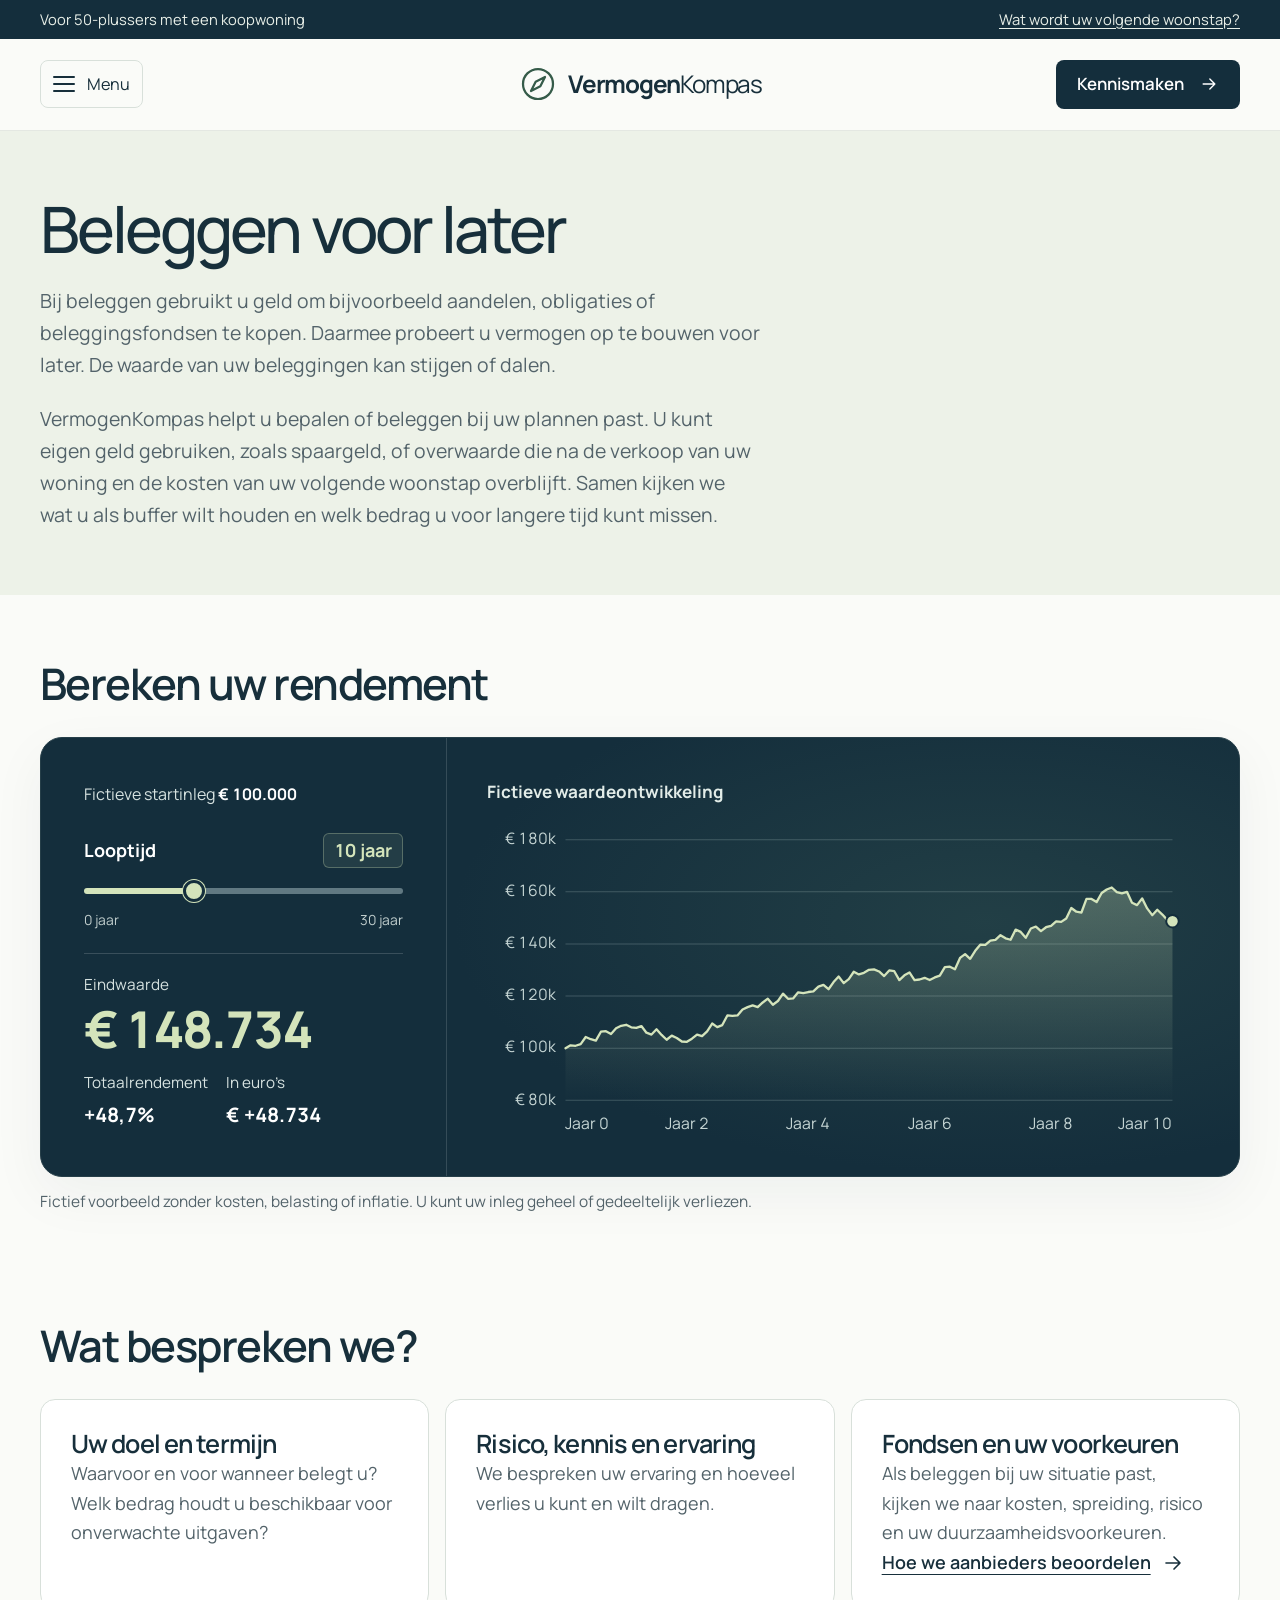
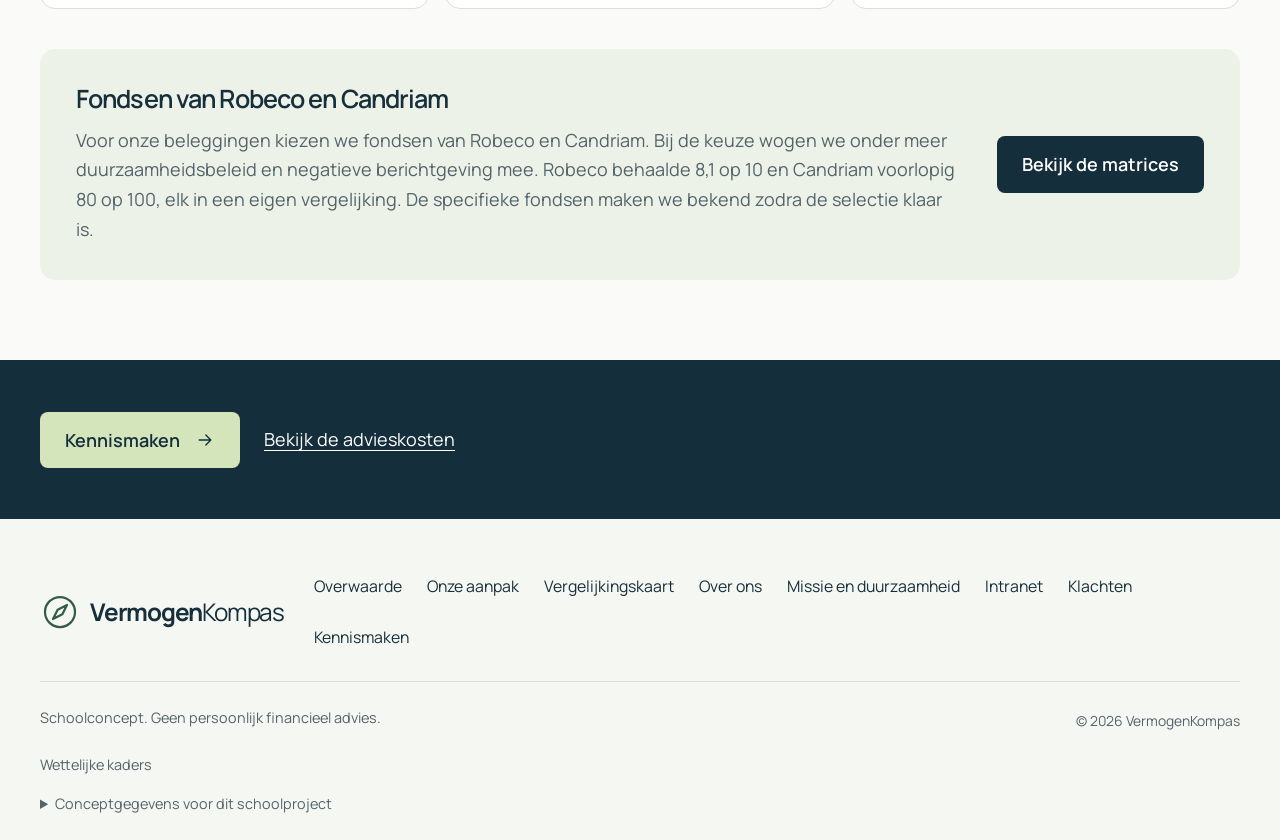
<file: beleggen.html>
<!doctype html><html lang="nl"><head><meta charset="utf-8"><meta name="viewport" content="width=device-width, initial-scale=1"><meta name="theme-color" content="#142e3c"><meta name="description" content="Verken of beleggen past bij uw doelen, financiële ruimte en voorkeuren. Lees hoe VermogenKompas beleggingsfondsen vergelijkt."><title>Beleggen | VermogenKompas</title><link rel="icon" type="image/svg+xml" href="data:image/svg+xml,%3Csvg xmlns='http://www.w3.org/2000/svg' viewBox='0 0 48 48'%3E%3Crect width='48' height='48' rx='12' fill='%23142e3c'/%3E%3Ccircle cx='24' cy='24' r='15' stroke='%23cfe2b6' fill='none' stroke-width='2'/%3E%3Cpath d='M31 17L27 27L17 31L21 21Z' fill='%23cfe2b6'/%3E%3C/svg%3E"><link rel="stylesheet" href="site.css"><link rel="stylesheet" href="navigation.css?v=2">
<link rel="stylesheet" href="experience.css?v=2">
<link rel="stylesheet" href="investment.css">
<script src="experience.js" defer></script>
<script src="investment-ui.js?v=2" defer></script></head><body><svg xmlns="http://www.w3.org/2000/svg" aria-hidden="true" style="position:absolute;width:0;height:0;overflow:hidden">
<symbol id="i-compass" viewBox="0 0 24 24"><circle cx="12" cy="12" r="9"/><path d="m16.2 7.8-2.8 5.6-5.6 2.8 2.8-5.6 5.6-2.8Z"/></symbol>
<symbol id="i-arrow" viewBox="0 0 24 24"><path d="M5 12h14m-6-6 6 6-6 6"/></symbol>
<symbol id="i-back" viewBox="0 0 24 24"><path d="M19 12H5m6-6-6 6 6 6"/></symbol>
<symbol id="i-home" viewBox="0 0 24 24"><path d="m3 10 9-7 9 7M5 9v11h14V9M9 20v-7h6v7"/></symbol>
<symbol id="i-check" viewBox="0 0 24 24"><path d="m5 12 4 4L19 6"/></symbol>
<symbol id="i-chat" viewBox="0 0 24 24"><path d="M21 11.5a8.4 8.4 0 0 1-.9 3.8 8.5 8.5 0 0 1-7.6 4.7 8.4 8.4 0 0 1-3.8-.9L3 21l1.9-5.7a8.4 8.4 0 0 1-.9-3.8 8.5 8.5 0 0 1 4.7-7.6 8.4 8.4 0 0 1 3.8-.9h.5a8.5 8.5 0 0 1 8 8v.5Z"/><path d="M8 10h8m-8 4h5"/></symbol>
<symbol id="i-wallet" viewBox="0 0 24 24"><path d="M20 8V5a2 2 0 0 0-2-2H6a3 3 0 0 0 0 6h14v11H6a3 3 0 0 1-3-3V6"/><path d="M20 12h-5v5h5m-3-2.5h.01"/></symbol>
<symbol id="i-tree" viewBox="0 0 24 24"><path d="m12 3 5 6h-2l4 5h-3l4 4H4l4-4H5l4-5H7l5-6Zm0 15v3"/></symbol>
<symbol id="i-chart" viewBox="0 0 24 24"><path d="M3 3v18h18M7 15l5-5 4 3 5-7M17 6h4v4"/></symbol>
<symbol id="i-menu" viewBox="0 0 24 24"><path d="M4 6h16M4 12h16M4 18h16"/></symbol>
<symbol id="i-lock" viewBox="0 0 24 24"><rect x="5" y="10" width="14" height="11" rx="2"/><path d="M8 10V7a4 4 0 0 1 8 0v3m-4 5v2"/></symbol>
<symbol id="i-clock" viewBox="0 0 24 24"><circle cx="12" cy="12" r="9"/><path d="M12 7v5l3 2"/></symbol>
<symbol id="i-download" viewBox="0 0 24 24"><path d="M12 3v12m-4-4 4 4 4-4M4 15v5h16v-5"/></symbol>
</svg>
<a class="skip-link" href="#inhoud">Direct naar de inhoud</a>
<div class="utility"><div class="wrap"><span>Voor 50-plussers met een koopwoning</span><a href="index.html#wooncheck">Wat wordt uw volgende woonstap?</a></div></div>
<header class="site-header">
<div class="wrap nav-shell">
<button type="button" class="menu-button" id="menu-toggle" aria-label="Menu openen" aria-expanded="false" aria-controls="navigation-panel"><span class="menu-glyph" aria-hidden="true"><span></span><span></span><span></span></span><span>Menu</span></button>
<a class="brand" href="index.html" aria-label="VermogenKompas, naar de startpagina"><svg class="icon mark" aria-hidden="true"><use href="#i-compass"/></svg><span>Vermogen<span>Kompas</span></span></a>
<a href="index.html#contact" class="btn header-contact">Kennismaken<svg class="icon" aria-hidden="true"><use href="#i-arrow"/></svg></a>
</div>
<div class="navigation-panel" id="navigation-panel"><div class="navigation-clip"><nav class="main-nav wrap" id="main-nav" aria-label="Hoofdnavigatie"><div class="nav-group" role="group" aria-labelledby="nav-wonen"><span class="nav-group-title" id="nav-wonen">Wonen</span><a href="hypotheek.html">Hypotheek berekenen<svg class="icon" aria-hidden="true"><use href="#i-arrow"/></svg></a><a href="woonwensen.html">Uw woonwensen<svg class="icon" aria-hidden="true"><use href="#i-arrow"/></svg></a></div><div class="nav-group" role="group" aria-labelledby="nav-vermogen"><span class="nav-group-title" id="nav-vermogen">Vermogen</span><a href="beleggen.html" aria-current="page">Beleggen<svg class="icon" aria-hidden="true"><use href="#i-arrow"/></svg></a><a href="vergelijken.html">Vergelijkingskaart<svg class="icon" aria-hidden="true"><use href="#i-arrow"/></svg></a></div><div class="nav-group" role="group" aria-labelledby="nav-vermogenkompas"><span class="nav-group-title" id="nav-vermogenkompas">VermogenKompas</span><a href="over-ons.html">Over ons<svg class="icon" aria-hidden="true"><use href="#i-arrow"/></svg></a><a href="missie-duurzaamheid.html">Missie en duurzaamheid<svg class="icon" aria-hidden="true"><use href="#i-arrow"/></svg></a><a href="intranet.html">Intranet<svg class="icon" aria-hidden="true"><use href="#i-arrow"/></svg></a><a href="klachten.html">Klachten<svg class="icon" aria-hidden="true"><use href="#i-arrow"/></svg></a><a href="wettelijke-kaders.html">Wettelijke kaders<svg class="icon" aria-hidden="true"><use href="#i-arrow"/></svg></a></div></nav></div></div>
</header>
<button class="menu-backdrop" type="button" tabindex="-1" aria-hidden="true"></button>
<noscript><style>.navigation-panel{position:static;grid-template-rows:1fr;visibility:visible;opacity:1}.navigation-panel .nav-group a{opacity:1;transform:none}.site-header{position:relative}.site-header .menu-button{display:none}</style></noscript>
<main id="inhoud">
  <section class="page-intro">
    <div class="wrap">
      <h1>Beleggen voor later</h1>
      <p>Bij beleggen gebruikt u geld om bijvoorbeeld aandelen, obligaties of beleggingsfondsen te kopen. Daarmee probeert u vermogen op te bouwen voor later. De waarde van uw beleggingen kan stijgen of dalen.</p>
      <p>VermogenKompas helpt u bepalen of beleggen bij uw plannen past. U kunt eigen geld gebruiken, zoals spaargeld, of overwaarde die na de verkoop van uw woning en de kosten van uw volgende woonstap overblijft. Samen kijken we wat u als buffer wilt houden en welk bedrag u voor langere tijd kunt missen.</p>
    </div>
  </section>
  <section class="investment-section" id="rendement" aria-labelledby="rendement-title">
    <div class="wrap">
      <h2 id="rendement-title">Bereken uw rendement</h2>
      <div class="investment-dashboard">
        <div class="investment-controls">
          <p class="investment-starting-value">Fictieve startinleg <strong>€ 100.000</strong></p>
          <div class="investment-duration">
            <div class="investment-duration-heading">
              <label for="investment-years">Looptijd</label>
              <output id="investment-years-label" for="investment-years" aria-live="off">10 jaar</output>
            </div>
            <input id="investment-years" type="range" min="0" max="30" step="1" value="10" aria-valuetext="10 jaar" disabled>
            <div class="investment-range-endpoints" aria-hidden="true"><span>0 jaar</span><span>30 jaar</span></div>
          </div>
          <dl class="investment-stats">
            <div class="investment-total">
              <dt>Eindwaarde</dt>
              <dd id="investment-balance"></dd>
            </div>
            <div>
              <dt>Totaalrendement</dt>
              <dd id="investment-return"></dd>
            </div>
            <div>
              <dt>In euro’s</dt>
              <dd id="investment-gain"></dd>
            </div>
          </dl>
          <noscript><p>Schakel JavaScript in om de grafiek te gebruiken.</p></noscript>
        </div>
        <figure class="investment-figure">
          <figcaption>Fictieve waardeontwikkeling</figcaption>
          <svg id="investment-chart" viewBox="0 0 680 300" role="img" aria-labelledby="investment-chart-title investment-chart-desc">
            <title id="investment-chart-title">Fictieve waardeontwikkeling in euro’s</title>
            <desc id="investment-chart-desc">De grafiek toont de waarde over de gekozen looptijd.</desc>
            <defs>
              <linearGradient id="investment-area-fill" x1="0%" y1="0%" x2="0%" y2="100%">
                <stop offset="0%" stop-color="#cfe2b6" stop-opacity=".28"/>
                <stop offset="100%" stop-color="#cfe2b6" stop-opacity="0"/>
              </linearGradient>
            </defs>
            <g id="investment-grid" aria-hidden="true"></g>
            <path id="investment-area" aria-hidden="true"/>
            <path id="investment-line" aria-hidden="true"/>
            <circle id="investment-point" r="6" aria-hidden="true" hidden/>
            <g id="investment-axis" aria-hidden="true"></g>
          </svg>
        </figure>
      </div>
      <p class="investment-disclosure">Fictief voorbeeld zonder kosten, belasting of inflatie. U kunt uw inleg geheel of gedeeltelijk verliezen.</p>
    </div>
  </section>
  <section class="landing-links" aria-labelledby="beleggen-aanpak">
    <div class="wrap">
      <h2 id="beleggen-aanpak">Wat bespreken we?</h2>
      <div class="landing-grid">
        <article class="principle-card">
          <h3>Uw doel en termijn</h3>
          <p>Waarvoor en voor wanneer belegt u? Welk bedrag houdt u beschikbaar voor onverwachte uitgaven?</p>
        </article>
        <article class="principle-card">
          <h3>Risico, kennis en ervaring</h3>
          <p>We bespreken uw ervaring en hoeveel verlies u kunt en wilt dragen.</p>
        </article>
        <article class="principle-card">
          <h3>Fondsen en uw voorkeuren</h3>
          <p>Als beleggen bij uw situatie past, kijken we naar kosten, spreiding, risico en uw duurzaamheidsvoorkeuren.</p>
          <a class="text-link" href="intranet.html#beleggen">Hoe we aanbieders beoordelen<svg class="icon" aria-hidden="true"><use href="#i-arrow"/></svg></a>
        </article>
      </div>
      <section class="comparison-note" id="fondsaanbieders" aria-labelledby="fondsaanbieders-title">
        <h3 id="fondsaanbieders-title">Fondsen van Robeco en Candriam</h3>
        <p>Voor onze beleggingen kiezen we fondsen van Robeco en Candriam. Bij de keuze wogen we onder meer duurzaamheidsbeleid en negatieve berichtgeving mee. Robeco behaalde 8,1 op 10 en Candriam voorlopig 80 op 100, elk in een eigen vergelijking. De specifieke fondsen maken we bekend zodra de selectie klaar is.</p>
        <a class="btn" href="intranet.html#verantwoording">Bekijk de matrices</a>
      </section>
    </div>
  </section>
  <section class="page-cta">
    <div class="wrap page-actions">
      <a class="btn btn-light" href="index.html#contact">Kennismaken<svg class="icon" aria-hidden="true"><use href="#i-arrow"/></svg></a>
      <a href="vergelijken.html#vermogenskaart">Bekijk de advieskosten</a>
    </div>
  </section>
</main>
<footer class="site-footer"><div class="wrap">
<div class="footer-top"><a class="brand" href="index.html" aria-label="VermogenKompas, naar de startpagina"><svg class="icon mark" aria-hidden="true"><use href="#i-compass"/></svg><span>Vermogen<span>Kompas</span></span></a><nav class="footer-links" aria-label="Navigatie onderaan"><a href="index.html#overwaarde">Overwaarde</a><a href="index.html#werkwijze">Onze aanpak</a><a href="vergelijken.html">Vergelijkingskaart</a><a href="over-ons.html">Over ons</a><a href="missie-duurzaamheid.html">Missie en duurzaamheid</a><a href="intranet.html">Intranet</a><a href="klachten.html">Klachten</a><a href="index.html#contact">Kennismaken</a></nav></div>
<div class="footer-bottom"><p>Schoolconcept. Geen persoonlijk financieel advies.</p><span>© <span id="year">2026</span> VermogenKompas</span></div>
<nav class="footer-legal" aria-label="Juridische informatie"><a href="wettelijke-kaders.html">Wettelijke kaders</a></nav>
<details class="about-disclosure"><summary>Conceptgegevens voor dit schoolproject</summary><p>VermogenKompas, Kompaslaan 65, 2595 AB Den Haag. Telefoon 070 000 0065. E-mail info@vermogenkompas.example. Deze adresgegevens en contactgegevens zijn fictief en uitsluitend opgenomen voor het concept.</p></details>
</div></footer><script src="site.js"></script><script src="navigation.js"></script></body></html>
</file>
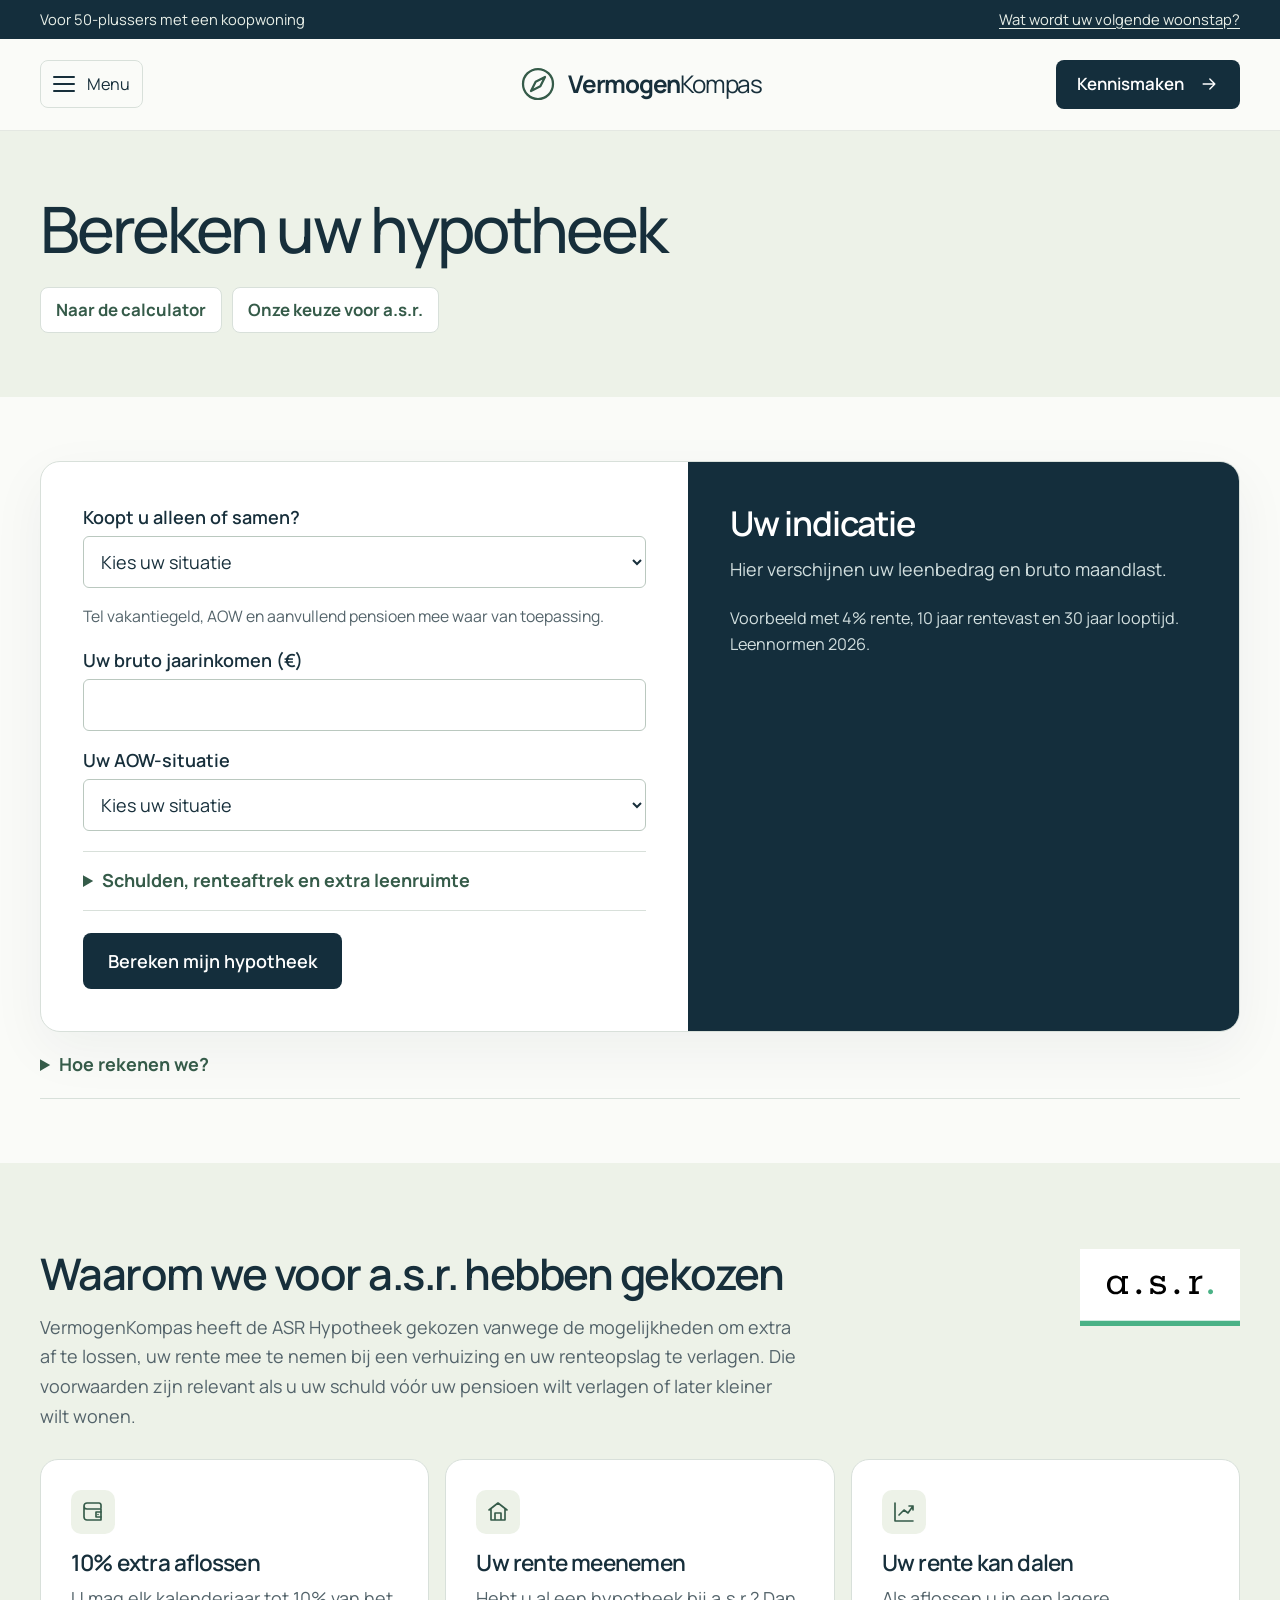
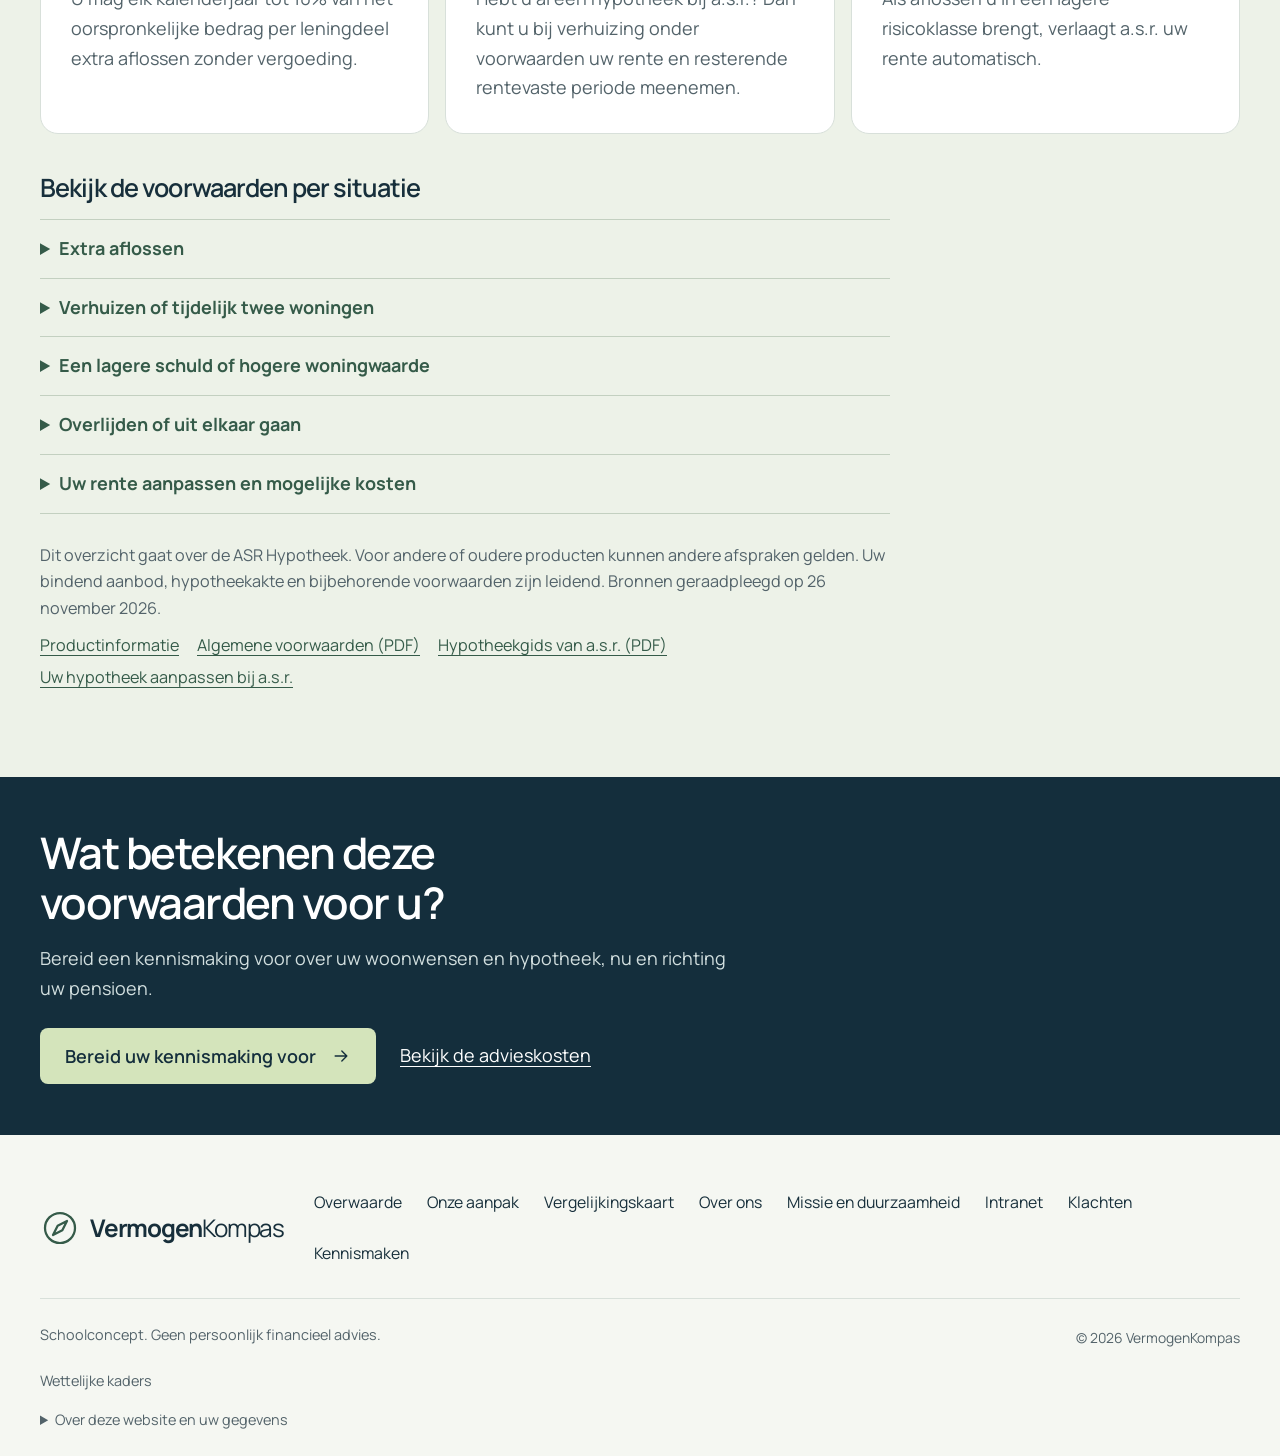
<file: hypotheek.html>
<!doctype html><html lang="nl"><head><meta charset="utf-8"><meta name="viewport" content="width=device-width, initial-scale=1"><meta name="theme-color" content="#142e3c"><meta name="description" content="Bereken een indicatie van uw maximale hypotheek op basis van inkomen en verplichtingen."><title>Hypotheek berekenen | VermogenKompas</title><link rel="icon" type="image/svg+xml" href="data:image/svg+xml,%3Csvg xmlns='http://www.w3.org/2000/svg' viewBox='0 0 48 48'%3E%3Crect width='48' height='48' rx='12' fill='%23142e3c'/%3E%3Ccircle cx='24' cy='24' r='15' stroke='%23cfe2b6' fill='none' stroke-width='2'/%3E%3Cpath d='M31 17L27 27L17 31L21 21Z' fill='%23cfe2b6'/%3E%3C/svg%3E"><link rel="stylesheet" href="site.css"><link rel="stylesheet" href="mortgage.css?v=7"><link rel="stylesheet" href="navigation.css?v=2">
<link rel="stylesheet" href="experience.css?v=2">
<link rel="stylesheet" href="calculator.css">
<script src="experience.js" defer></script></head><body><svg xmlns="http://www.w3.org/2000/svg" aria-hidden="true" style="position:absolute;width:0;height:0;overflow:hidden">
<symbol id="i-compass" viewBox="0 0 24 24"><circle cx="12" cy="12" r="9"/><path d="m16.2 7.8-2.8 5.6-5.6 2.8 2.8-5.6 5.6-2.8Z"/></symbol>
<symbol id="i-arrow" viewBox="0 0 24 24"><path d="M5 12h14m-6-6 6 6-6 6"/></symbol>
<symbol id="i-back" viewBox="0 0 24 24"><path d="M19 12H5m6-6-6 6 6 6"/></symbol>
<symbol id="i-home" viewBox="0 0 24 24"><path d="m3 10 9-7 9 7M5 9v11h14V9M9 20v-7h6v7"/></symbol>
<symbol id="i-check" viewBox="0 0 24 24"><path d="m5 12 4 4L19 6"/></symbol>
<symbol id="i-chat" viewBox="0 0 24 24"><path d="M21 11.5a8.4 8.4 0 0 1-.9 3.8 8.5 8.5 0 0 1-7.6 4.7 8.4 8.4 0 0 1-3.8-.9L3 21l1.9-5.7a8.4 8.4 0 0 1-.9-3.8 8.5 8.5 0 0 1 4.7-7.6 8.4 8.4 0 0 1 3.8-.9h.5a8.5 8.5 0 0 1 8 8v.5Z"/><path d="M8 10h8m-8 4h5"/></symbol>
<symbol id="i-wallet" viewBox="0 0 24 24"><path d="M20 8V5a2 2 0 0 0-2-2H6a3 3 0 0 0 0 6h14v11H6a3 3 0 0 1-3-3V6"/><path d="M20 12h-5v5h5m-3-2.5h.01"/></symbol>
<symbol id="i-tree" viewBox="0 0 24 24"><path d="m12 3 5 6h-2l4 5h-3l4 4H4l4-4H5l4-5H7l5-6Zm0 15v3"/></symbol>
<symbol id="i-chart" viewBox="0 0 24 24"><path d="M3 3v18h18M7 15l5-5 4 3 5-7M17 6h4v4"/></symbol>
<symbol id="i-menu" viewBox="0 0 24 24"><path d="M4 6h16M4 12h16M4 18h16"/></symbol>
<symbol id="i-lock" viewBox="0 0 24 24"><rect x="5" y="10" width="14" height="11" rx="2"/><path d="M8 10V7a4 4 0 0 1 8 0v3m-4 5v2"/></symbol>
<symbol id="i-clock" viewBox="0 0 24 24"><circle cx="12" cy="12" r="9"/><path d="M12 7v5l3 2"/></symbol>
<symbol id="i-download" viewBox="0 0 24 24"><path d="M12 3v12m-4-4 4 4 4-4M4 15v5h16v-5"/></symbol>
</svg><a class="skip-link" href="#inhoud">Direct naar de inhoud</a>
<div class="utility"><div class="wrap"><span>Voor 50-plussers met een koopwoning</span><a href="index.html#wooncheck">Wat wordt uw volgende woonstap?</a></div></div>
<header class="site-header">
<div class="wrap nav-shell">
<button type="button" class="menu-button" id="menu-toggle" aria-label="Menu openen" aria-expanded="false" aria-controls="navigation-panel"><span class="menu-glyph" aria-hidden="true"><span></span><span></span><span></span></span><span>Menu</span></button>
<a class="brand" href="index.html" aria-label="VermogenKompas, naar de startpagina"><svg class="icon mark" aria-hidden="true"><use href="#i-compass"/></svg><span>Vermogen<span>Kompas</span></span></a>
<a href="index.html#contact" class="btn header-contact">Kennismaken<svg class="icon" aria-hidden="true"><use href="#i-arrow"/></svg></a>
</div>
<div class="navigation-panel" id="navigation-panel"><div class="navigation-clip"><nav class="main-nav wrap" id="main-nav" aria-label="Hoofdnavigatie"><div class="nav-group" role="group" aria-labelledby="nav-wonen"><span class="nav-group-title" id="nav-wonen">Wonen</span><a href="hypotheek.html" aria-current="page">Hypotheek berekenen<svg class="icon" aria-hidden="true"><use href="#i-arrow"/></svg></a><a href="woonwensen.html">Uw woonwensen<svg class="icon" aria-hidden="true"><use href="#i-arrow"/></svg></a></div><div class="nav-group" role="group" aria-labelledby="nav-vermogen"><span class="nav-group-title" id="nav-vermogen">Vermogen</span><a href="beleggen.html">Beleggen<svg class="icon" aria-hidden="true"><use href="#i-arrow"/></svg></a><a href="vergelijken.html">Vergelijkingskaart<svg class="icon" aria-hidden="true"><use href="#i-arrow"/></svg></a></div><div class="nav-group" role="group" aria-labelledby="nav-vermogenkompas"><span class="nav-group-title" id="nav-vermogenkompas">VermogenKompas</span><a href="over-ons.html">Over ons<svg class="icon" aria-hidden="true"><use href="#i-arrow"/></svg></a><a href="missie-duurzaamheid.html">Missie en duurzaamheid<svg class="icon" aria-hidden="true"><use href="#i-arrow"/></svg></a><a href="intranet.html">Intranet<svg class="icon" aria-hidden="true"><use href="#i-arrow"/></svg></a><a href="klachten.html">Klachten<svg class="icon" aria-hidden="true"><use href="#i-arrow"/></svg></a><a href="wettelijke-kaders.html">Wettelijke kaders<svg class="icon" aria-hidden="true"><use href="#i-arrow"/></svg></a></div></nav></div></div>
</header>
<button class="menu-backdrop" type="button" tabindex="-1" aria-hidden="true"></button>
<noscript><style>.navigation-panel{position:static;grid-template-rows:1fr;visibility:visible;opacity:1}.navigation-panel .nav-group a{opacity:1;transform:none}.site-header{position:relative}.site-header .menu-button{display:none}</style></noscript>
<main id="inhoud">
<section class="page-intro">
  <div class="wrap">
    <h1>Bereken uw hypotheek</h1>
    <nav class="page-jumps" aria-label="Op deze pagina">
      <a href="#hypotheek">Naar de calculator</a>
      <a href="#asr-voorwaarden">Onze keuze voor a.s.r.</a>
    </nav>
  </div>
</section>
<section class="calculator-section mortgage-section" id="hypotheek" aria-label="Hypotheekcalculator">
<div class="wrap">
<div class="calculator-shell">
<div class="calculator-input">
<form id="mc-form" novalidate>
  <div class="field">
    <label for="mc-household">Koopt u alleen of samen?</label>
    <select id="mc-household" required>
      <option value="">Kies uw situatie</option>
      <option value="single">Alleen</option>
      <option value="together">Samen</option>
    </select>
  </div>
  <p class="mc-hint" id="mc-income-note">Tel vakantiegeld, AOW en aanvullend pensioen mee waar van toepassing.</p>
  <div id="mc-people"></div>
  <details class="mc-help" id="mc-extras">
    <summary>Schulden, renteaftrek en extra leenruimte</summary>
    <div class="mc-extra-fields">
      <div class="field" id="mc-single-field" hidden>
        <label class="mc-checkbox"><input id="mc-single-allowance" type="checkbox">Reken met extra leenruimte voor alleenstaanden</label>
        <small>Vink dit alleen aan als u ook alleenstaand bent.</small>
      </div>
      <div class="field">
        <label for="mc-debt">Kredietlasten per maand (€)</label>
        <input id="mc-debt" type="number" min="0" max="100000" step="0.01" inputmode="decimal" aria-describedby="mc-debt-hint">
        <small id="mc-debt-hint">Vul de toetslast van leningen, private lease en kredietlimieten in. Laat DUO en een hypotheek die u aflost bij verkoop hier weg.</small>
      </div>
      <div class="field">
        <label for="mc-duo">DUO-termijn per maand (€)</label>
        <input id="mc-duo" type="number" min="0" max="100000" step="0.01" inputmode="decimal" aria-describedby="mc-duo-hint">
        <small id="mc-duo-hint">Gebruik het wettelijke termijnbedrag, ook bij een betaalpauze of verlaagd bedrag.</small>
      </div>
      <div class="field">
        <label for="mc-alimony">Betaalde partneralimentatie per maand (€)</label>
        <input id="mc-alimony" type="number" min="0" max="100000" step="0.01" inputmode="decimal">
      </div>
      <label class="mc-checkbox"><input id="mc-deductible" type="checkbox">Reken met volledige renteaftrek</label>
      <small>Vink dit alleen aan als de rente over uw hele lening en looptijd aftrekbaar is.</small>
    </div>
  </details>
  <p id="mc-error" class="mc-error" role="alert" hidden></p>
  <button type="submit" class="btn" id="mc-next" disabled>Bereken mijn hypotheek</button>
</form>
<noscript><p>Schakel JavaScript in om uw hypotheek te berekenen.</p></noscript>

</div>
<aside class="calculator-output" aria-label="Uw hypotheekberekening">
<div id="mc-empty"><h2>Uw indicatie</h2><p>Hier verschijnen uw leenbedrag en bruto maandlast.</p></div>
<div id="mc-result" hidden>
  <h2 id="mc-result-title" tabindex="-1">Geschat leenbedrag</h2>
  <p class="calculator-amount" id="mc-maximum"></p>
  <div class="mc-monthly"><span>Bruto maandlast bij dit leenbedrag</span><strong id="mc-monthly"></strong></div>
  <section class="mc-aow-comparison" id="mc-aow-comparison" aria-labelledby="mc-aow-title" hidden>
    <h3 id="mc-aow-title">Vóór en vanaf AOW</h3>
    <p>Maximale bruto maandlast volgens de leennormen.</p>
    <dl class="mc-aow-periods" id="mc-aow-periods"></dl>
    <p id="mc-aow-explanation">De laagste leenruimte bepaalt het geschatte leenbedrag hierboven. Bij gelijkblijvende rente blijft de maandlast van die lening gelijk.</p>
  </section>
  <p id="mc-notes" class="mc-note" hidden></p>
  <details class="mc-result-details"><summary>Rekengegevens</summary><dl class="calculator-breakdown" id="mc-breakdown"></dl></details>
  <p class="mc-disclaimer" id="mc-disclaimer">Dit is een indicatie op basis van uw inkomen. Woningwaarde, energielabel en andere woonkosten zijn buiten beschouwing gelaten.</p>
  <button type="button" class="mc-save" id="mc-save">Download mijn berekening</button>
</div>
<p class="calculator-assumptions">Voorbeeld met 4% rente, 10 jaar rentevast en 30 jaar looptijd. Leennormen 2026.</p>
</aside>
</div>
<details class="mc-method" id="mc-method">
  <summary>Hoe rekenen we?</summary>
  <p>De calculator gebruikt de leennormen van 2026 voor een annuïteitenhypotheek. We kijken naar uw structurele bruto inkomen en trekken de toetslasten van schulden af. Betaalde partneralimentatie verlaagt het toetsinkomen. Bij volledige renteaftrek telt de wettelijke verhogingsfactor voor DUO mee.</p>
  <p>Krijgt u binnen tien jaar AOW? Dan gebruiken we voor elke periode het bijbehorende toetsinkomen en de leennormen die bij uw AOW-situatie horen. De laagste leenruimte bepaalt de indicatie. We rekenen beide perioden door met de oorspronkelijke lening en looptijd. Een geldverstrekker kan toekomstige aflossingen en maatwerk voor senioren meewegen.</p>
  <p>Zonder gegevens over een woning berekenen we geen woningwaarde, energielabelruimte of aankoopbudget. Eigen geld, overwaarde, overbrugging en maatwerk voor senioren vallen buiten deze indicatie. Uw invoer blijft in uw browser.</p>
  <p><a href="https://wetten.overheid.nl/BWBR0032503/2026-01-01" target="_blank" rel="noopener noreferrer">Tijdelijke regeling hypothecair krediet 2026</a> · <a href="https://www.afm.nl/nl-nl/consumenten/themas/hypotheken/hypotheek-betalen" target="_blank" rel="noopener noreferrer">AFM over hypotheeklasten</a> · <a href="https://www.nhg.nl/voorwaarden-en-normen/" target="_blank" rel="noopener noreferrer">NHG over AOW en maatwerk</a></p>
</details>
<details class="mc-method" id="mc-schedule-box" hidden><summary>Bekijk rente, aflossing en resterende schuld</summary><div id="mc-schedule-summary"></div><div class="mc-table-scroll"><table class="mc-table"><caption>Jaaroverzicht bij de maximale hypotheek en een gelijkblijvende rente</caption><thead><tr><th scope="col">Jaar</th><th scope="col">Resterende schuld</th><th scope="col">Totaal betaalde rente</th></tr></thead><tbody id="mc-schedule"></tbody></table></div><p>Dit schema rekent met dezelfde rente voor alle 30 jaar. Uw rente kan na 10 jaar wijzigen.</p></details>
</div>
</section>
<section class="mortgage-terms" id="asr-voorwaarden" aria-labelledby="asr-title">
  <div class="wrap">
    <header class="mortgage-terms-intro">
      <div>
        <h2 id="asr-title">Waarom we voor a.s.r. hebben gekozen</h2>
        <p>VermogenKompas heeft de ASR Hypotheek gekozen vanwege de mogelijkheden om extra af te lossen, uw rente mee te nemen bij een verhuizing en uw renteopslag te verlagen. Die voorwaarden zijn relevant als u uw schuld vóór uw pensioen wilt verlagen of later kleiner wilt wonen.</p>
      </div>
      <img src="images/asr-logo.svg" alt="Logo van a.s.r." width="160" height="77">
    </header>

    <ul class="mortgage-terms-highlights" aria-label="Belangrijkste voorwaarden van de ASR Hypotheek">
      <li>
        <span class="mortgage-terms-icon" aria-hidden="true"><svg class="icon"><use href="#i-wallet"/></svg></span>
        <h3>10% extra aflossen</h3>
        <p>U mag elk kalenderjaar tot 10% van het oorspronkelijke bedrag per leningdeel extra aflossen zonder vergoeding.</p>
      </li>
      <li>
        <span class="mortgage-terms-icon" aria-hidden="true"><svg class="icon"><use href="#i-home"/></svg></span>
        <h3>Uw rente meenemen</h3>
        <p>Hebt u al een hypotheek bij a.s.r.? Dan kunt u bij verhuizing onder voorwaarden uw rente en resterende rentevaste periode meenemen.</p>
      </li>
      <li>
        <span class="mortgage-terms-icon" aria-hidden="true"><svg class="icon"><use href="#i-chart"/></svg></span>
        <h3>Uw rente kan dalen</h3>
        <p>Als aflossen u in een lagere risicoklasse brengt, verlaagt a.s.r. uw rente automatisch.</p>
      </li>
    </ul>

    <div class="mortgage-terms-details">
      <h3>Bekijk de voorwaarden per situatie</h3>
      <details>
        <summary>Extra aflossen</summary>
        <div>
          <p>De 10% komt boven op uw gebruikelijke aflossing. Aflosruimte die u overhoudt, vervalt aan het einde van het kalenderjaar. Wilt u meer aflossen? Dan kan a.s.r. een vergoeding rekenen.</p>
          <p>In sommige situaties kunt u meer aflossen zonder vergoeding. Dat kan bijvoorbeeld op de laatste dag van uw rentevaste periode of als u uw woning vrijwillig verkoopt en de hele lening volgens de voorwaarden terugbetaalt.</p>
        </div>
      </details>
      <details>
        <summary>Verhuizen of tijdelijk twee woningen</summary>
        <div>
          <p>U kunt uw rente meenemen tot het bedrag dat nog openstaat per leningdeel. De einddatum van uw rentevaste periode blijft gelijk. Bij een andere risicoklasse of een wijziging in Nationale Hypotheek Garantie (NHG) kan de rente veranderen. Voor het bedrag dat u extra leent geldt de actuele rente.</p>
          <p>a.s.r. beoordeelt de nieuwe hypotheekaanvraag opnieuw. Hebt u uw oude hypotheek al afgelost na verkoop? Dien uw aanvraag dan uiterlijk zes maanden na de aflossing in. Voor de Levensrente hypotheek en de Verduurzamingshypotheek geldt deze verhuisregeling niet.</p>
          <p>Zit uw overwaarde nog in uw oude woning? Met een overbruggingshypotheek kunt u die tijdelijk voorfinancieren. De looptijd is maximaal twaalf maanden bij bestaande bouw en maximaal vierentwintig maanden bij nieuwbouw. U betaalt rente en lost de lening af uit de verkoopopbrengst van uw oude woning.</p>
        </div>
      </details>
      <details>
        <summary>Een lagere schuld of hogere woningwaarde</summary>
        <div>
          <p>De verhouding tussen uw schuld en de woningwaarde bepaalt uw risicoklasse. Na aflossing controleert a.s.r. maandelijks of u in een klasse met een lagere renteopslag valt.</p>
          <p>Is uw woning meer waard geworden? Dan moet u de hogere waarde zelf aantonen met een waardebepaling die a.s.r. accepteert. Bij NHG of de laagste risicoklasse is er geen renteopslag die verder kan dalen.</p>
        </div>
      </details>
      <details>
        <summary>Overlijden of uit elkaar gaan</summary>
        <div>
          <p>Na het overlijden van iemand die aansprakelijk is voor de lening, kan de hypotheek binnen twaalf maanden geheel of gedeeltelijk zonder vergoeding worden afgelost. De achterblijvende partner kan onder voorwaarden overstappen naar de actuele marktrente. a.s.r. moet het verzoek hiervoor binnen twaalf maanden na het overlijden ontvangen.</p>
          <p>Gaat u uit elkaar en blijft één van u in de woning? a.s.r. beoordeelt of diegene de hypotheek kan dragen. De vertrekkende partner is pas van de aansprakelijkheid af als a.s.r. daarmee instemt. Bij verkoop kan maximaal één van u de rente meenemen, met schriftelijke toestemming van de ander.</p>
        </div>
      </details>
      <details>
        <summary>Uw rente aanpassen en mogelijke kosten</summary>
        <div>
          <p>a.s.r. biedt geen rentemiddeling aan. U kunt soms wel tussentijds een nieuwe rente kiezen. Bij een vaste rente kunnen administratiekosten en een vergoeding voor misgelopen rente gelden. Een variabele rente omzetten naar een vaste rente kan kosteloos.</p>
          <p>Zet de eenmalige kosten naast de mogelijke besparing voordat u een nieuwe rente kiest.</p>
        </div>
      </details>
    </div>

    <div class="mortgage-terms-sources">
      <p>Dit overzicht gaat over de ASR Hypotheek. Voor andere of oudere producten kunnen andere afspraken gelden. Uw bindend aanbod, hypotheekakte en bijbehorende voorwaarden zijn leidend. Bronnen geraadpleegd op <time datetime="2026-11-26">26 november 2026</time>.</p>
      <ul aria-label="Bronnen van a.s.r.">
        <li><a href="https://www.asr.nl/hypotheek/asr-hypotheek">Productinformatie</a></li>
        <li><a href="https://downloads.asr.nl/pdf/53997.pdf">Algemene voorwaarden (PDF)</a></li>
        <li><a href="https://hypotheekcompany.nl/wp-content/uploads/2026/04/asr-aegon-acceptatiegids-mei-2026.pdf">Hypotheekgids van a.s.r. (PDF)</a></li>
        <li><a href="https://www.asr.nl/hypotheek/hypotheek-aanpassen">Uw hypotheek aanpassen bij a.s.r.</a></li>
      </ul>
    </div>
  </div>
</section>
<section class="page-cta" aria-labelledby="mortgage-contact-title">
  <div class="wrap">
    <h2 id="mortgage-contact-title">Wat betekenen deze voorwaarden voor u?</h2>
    <p>Bereid een kennismaking voor over uw woonwensen en hypotheek, nu en richting uw pensioen.</p>
    <div class="page-actions">
      <a class="btn btn-light" href="index.html?onderwerp=hypotheek#contact">Bereid uw kennismaking voor<svg class="icon" aria-hidden="true"><use href="#i-arrow"/></svg></a>
      <a href="vergelijken.html#hypotheekkaart">Bekijk de advieskosten</a>
    </div>
  </div>
</section>
</main><footer class="site-footer">
<div class="wrap">
<div class="footer-top"><a class="brand" href="index.html" aria-label="VermogenKompas, naar de startpagina"><svg class="icon mark" aria-hidden="true"><use href="#i-compass"/></svg><span>Vermogen<span>Kompas</span></span></a><nav class="footer-links" aria-label="Navigatie onderaan"><a href="index.html#overwaarde">Overwaarde</a><a href="index.html#werkwijze">Onze aanpak</a><a href="vergelijken.html">Vergelijkingskaart</a><a href="over-ons.html">Over ons</a><a href="missie-duurzaamheid.html">Missie en duurzaamheid</a><a href="intranet.html">Intranet</a><a href="klachten.html">Klachten</a><a href="index.html#contact">Kennismaken</a></nav></div><div class="footer-bottom"><p>Schoolconcept. Geen persoonlijk financieel advies.</p><span>© <span id="year">2026</span> VermogenKompas</span></div>
<nav class="footer-legal" aria-label="Juridische informatie"><a href="wettelijke-kaders.html">Wettelijke kaders</a></nav>
<details class="about-disclosure"><summary>Over deze website en uw gegevens</summary><p>Dit is een conceptwebsite. De Woon & VermogenCheck en het kennismakingsformulier op de startpagina verwerken uw invoer alleen in uw browser. Er worden vanuit dit HTML-bestand geen antwoorden of contactgegevens naar een server verstuurd. Als u de pagina opnieuw laadt, verdwijnen de ingevulde gegevens. Een aanvraag die u downloadt, bewaart u zelf op uw apparaat.</p><p>De beschreven werkwijze is een opzet voor VermogenKompas. De daadwerkelijke dienstverlening, tarieven en bedrijfsgegevens moeten voor ingebruikname worden vastgesteld. De foto’s zijn sfeerbeelden en tonen geen medewerkers of klanten van VermogenKompas.</p><p id="photo-credits">Fotografie: <a href="https://unsplash.com/photos/glpYh1cWf0o" target="_blank" rel="noopener noreferrer">Esther Ann</a> en <a href="https://unsplash.com/photos/tHkJAMcO3QE" target="_blank" rel="noopener noreferrer">Francesca Tosolini</a> via Unsplash, gebruikt onder de <a href="https://unsplash.com/license" target="_blank" rel="noopener noreferrer">Unsplash-licentie</a>. Lettertype: Manrope.</p></details>
</div>
</footer><script src="site.js"></script><script src="mortgage-norms.js"></script><script src="mortgage-engine.js"></script><script src="mortgage-ui.js?v=6"></script><script src="navigation.js"></script></body></html>
</file>
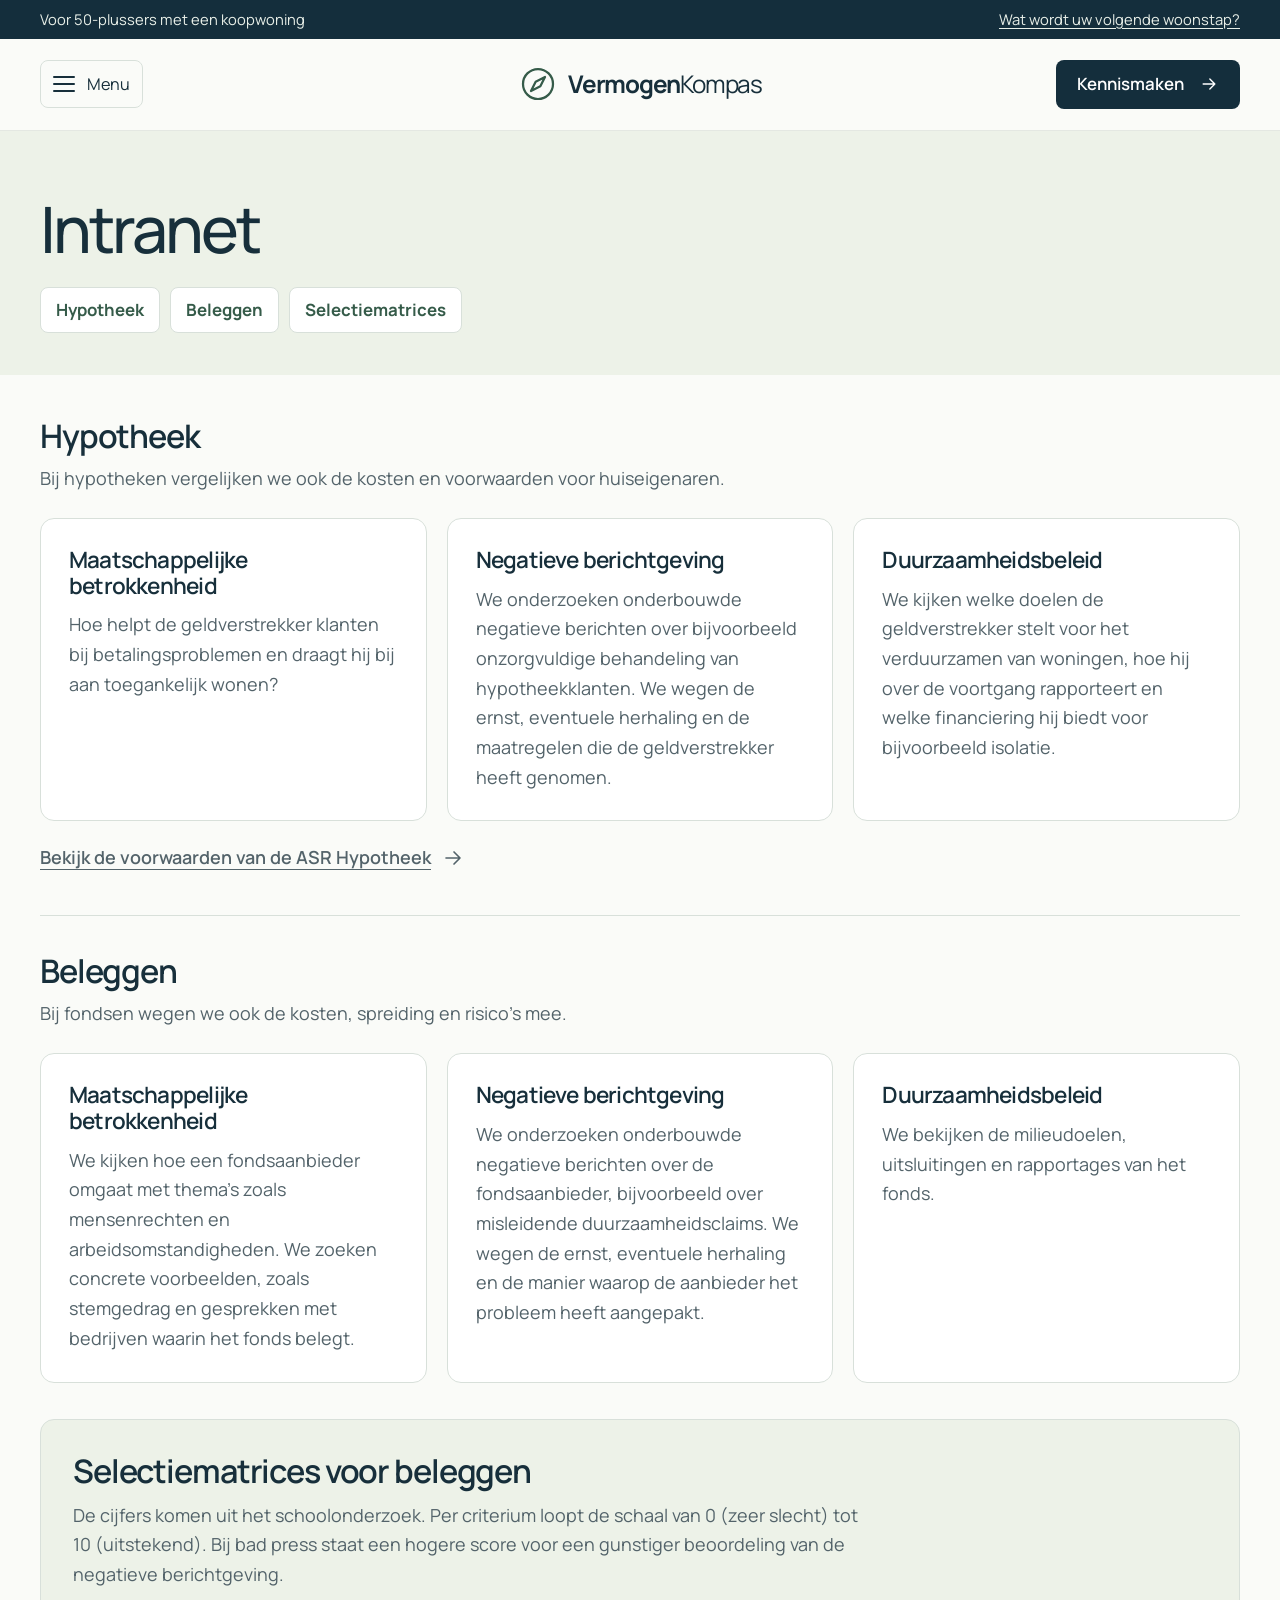
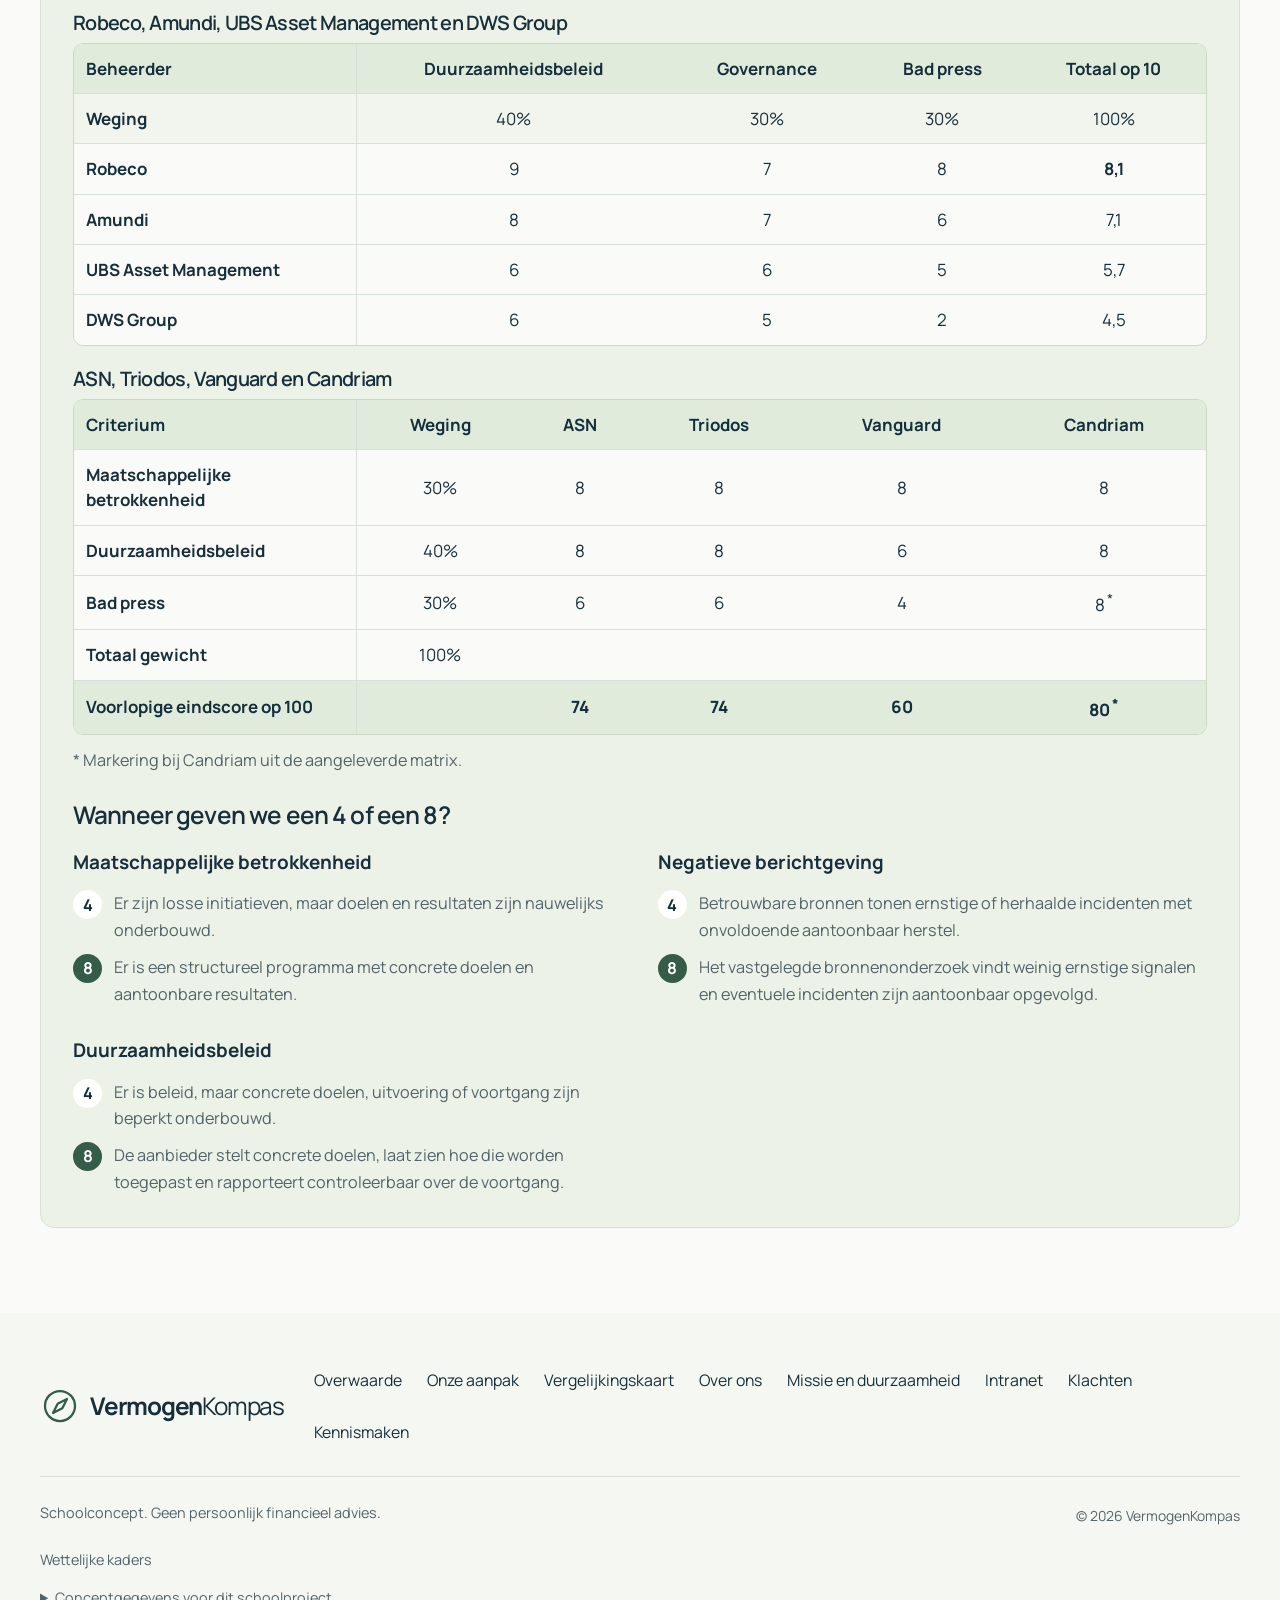
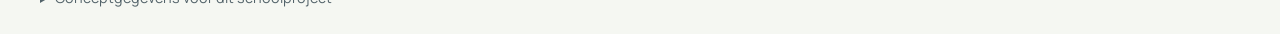
<file: intranet.html>
<!doctype html><html lang="nl"><head><meta charset="utf-8"><meta name="viewport" content="width=device-width, initial-scale=1"><meta name="theme-color" content="#142e3c"><meta name="description" content="Selectiecriteria voor hypotheken en beleggen, met twee gewogen selectiematrices voor vermogensbeheerders."><title>Intranet | VermogenKompas</title><link rel="icon" type="image/svg+xml" href="data:image/svg+xml,%3Csvg xmlns='http://www.w3.org/2000/svg' viewBox='0 0 48 48'%3E%3Crect width='48' height='48' rx='12' fill='%23142e3c'/%3E%3Ccircle cx='24' cy='24' r='15' stroke='%23cfe2b6' fill='none' stroke-width='2'/%3E%3Cpath d='M31 17L27 27L17 31L21 21Z' fill='%23cfe2b6'/%3E%3C/svg%3E"><link rel="stylesheet" href="site.css"><link rel="stylesheet" href="navigation.css?v=2">
<link rel="stylesheet" href="experience.css?v=2">
<script src="experience.js" defer></script><link rel="stylesheet" href="onze-keuzes.css?v=3"></head><body><svg xmlns="http://www.w3.org/2000/svg" aria-hidden="true" style="position:absolute;width:0;height:0;overflow:hidden">
<symbol id="i-compass" viewBox="0 0 24 24"><circle cx="12" cy="12" r="9"/><path d="m16.2 7.8-2.8 5.6-5.6 2.8 2.8-5.6 5.6-2.8Z"/></symbol>
<symbol id="i-arrow" viewBox="0 0 24 24"><path d="M5 12h14m-6-6 6 6-6 6"/></symbol>
<symbol id="i-back" viewBox="0 0 24 24"><path d="M19 12H5m6-6-6 6 6 6"/></symbol>
<symbol id="i-home" viewBox="0 0 24 24"><path d="m3 10 9-7 9 7M5 9v11h14V9M9 20v-7h6v7"/></symbol>
<symbol id="i-check" viewBox="0 0 24 24"><path d="m5 12 4 4L19 6"/></symbol>
<symbol id="i-chat" viewBox="0 0 24 24"><path d="M21 11.5a8.4 8.4 0 0 1-.9 3.8 8.5 8.5 0 0 1-7.6 4.7 8.4 8.4 0 0 1-3.8-.9L3 21l1.9-5.7a8.4 8.4 0 0 1-.9-3.8 8.5 8.5 0 0 1 4.7-7.6 8.4 8.4 0 0 1 3.8-.9h.5a8.5 8.5 0 0 1 8 8v.5Z"/><path d="M8 10h8m-8 4h5"/></symbol>
<symbol id="i-wallet" viewBox="0 0 24 24"><path d="M20 8V5a2 2 0 0 0-2-2H6a3 3 0 0 0 0 6h14v11H6a3 3 0 0 1-3-3V6"/><path d="M20 12h-5v5h5m-3-2.5h.01"/></symbol>
<symbol id="i-tree" viewBox="0 0 24 24"><path d="m12 3 5 6h-2l4 5h-3l4 4H4l4-4H5l4-5H7l5-6Zm0 15v3"/></symbol>
<symbol id="i-chart" viewBox="0 0 24 24"><path d="M3 3v18h18M7 15l5-5 4 3 5-7M17 6h4v4"/></symbol>
<symbol id="i-menu" viewBox="0 0 24 24"><path d="M4 6h16M4 12h16M4 18h16"/></symbol>
<symbol id="i-lock" viewBox="0 0 24 24"><rect x="5" y="10" width="14" height="11" rx="2"/><path d="M8 10V7a4 4 0 0 1 8 0v3m-4 5v2"/></symbol>
<symbol id="i-clock" viewBox="0 0 24 24"><circle cx="12" cy="12" r="9"/><path d="M12 7v5l3 2"/></symbol>
<symbol id="i-download" viewBox="0 0 24 24"><path d="M12 3v12m-4-4 4 4 4-4M4 15v5h16v-5"/></symbol>
</svg>
<a class="skip-link" href="#inhoud">Direct naar de inhoud</a>
<div class="utility"><div class="wrap"><span>Voor 50-plussers met een koopwoning</span><a href="index.html#wooncheck">Wat wordt uw volgende woonstap?</a></div></div>
<header class="site-header">
<div class="wrap nav-shell">
<button type="button" class="menu-button" id="menu-toggle" aria-label="Menu openen" aria-expanded="false" aria-controls="navigation-panel"><span class="menu-glyph" aria-hidden="true"><span></span><span></span><span></span></span><span>Menu</span></button>
<a class="brand" href="index.html" aria-label="VermogenKompas, naar de startpagina"><svg class="icon mark" aria-hidden="true"><use href="#i-compass"/></svg><span>Vermogen<span>Kompas</span></span></a>
<a href="index.html#contact" class="btn header-contact">Kennismaken<svg class="icon" aria-hidden="true"><use href="#i-arrow"/></svg></a>
</div>
<div class="navigation-panel" id="navigation-panel"><div class="navigation-clip"><nav class="main-nav wrap" id="main-nav" aria-label="Hoofdnavigatie"><div class="nav-group" role="group" aria-labelledby="nav-wonen"><span class="nav-group-title" id="nav-wonen">Wonen</span><a href="hypotheek.html">Hypotheek berekenen<svg class="icon" aria-hidden="true"><use href="#i-arrow"/></svg></a><a href="woonwensen.html">Uw woonwensen<svg class="icon" aria-hidden="true"><use href="#i-arrow"/></svg></a></div><div class="nav-group" role="group" aria-labelledby="nav-vermogen"><span class="nav-group-title" id="nav-vermogen">Vermogen</span><a href="beleggen.html">Beleggen<svg class="icon" aria-hidden="true"><use href="#i-arrow"/></svg></a><a href="vergelijken.html">Vergelijkingskaart<svg class="icon" aria-hidden="true"><use href="#i-arrow"/></svg></a></div><div class="nav-group" role="group" aria-labelledby="nav-vermogenkompas"><span class="nav-group-title" id="nav-vermogenkompas">VermogenKompas</span><a href="over-ons.html">Over ons<svg class="icon" aria-hidden="true"><use href="#i-arrow"/></svg></a><a href="missie-duurzaamheid.html">Missie en duurzaamheid<svg class="icon" aria-hidden="true"><use href="#i-arrow"/></svg></a><a href="intranet.html" aria-current="page">Intranet<svg class="icon" aria-hidden="true"><use href="#i-arrow"/></svg></a><a href="klachten.html">Klachten<svg class="icon" aria-hidden="true"><use href="#i-arrow"/></svg></a><a href="wettelijke-kaders.html">Wettelijke kaders<svg class="icon" aria-hidden="true"><use href="#i-arrow"/></svg></a></div></nav></div></div>
</header>
<button class="menu-backdrop" type="button" tabindex="-1" aria-hidden="true"></button>
<noscript><style>.navigation-panel{position:static;grid-template-rows:1fr;visibility:visible;opacity:1}.navigation-panel .nav-group a{opacity:1;transform:none}.site-header{position:relative}.site-header .menu-button{display:none}</style></noscript>
<main id="inhoud">
<section class="page-intro choices-intro">
  <div class="wrap">
    <h1>Intranet</h1>
    <nav class="page-jumps" aria-label="Op deze pagina"><a href="#hypotheek">Hypotheek</a><a href="#beleggen">Beleggen</a><a href="#verantwoording">Selectiematrices</a></nav>
  </div>
</section>
<section class="choices-section"><div class="wrap">
<section class="choices-topic" id="hypotheek" aria-labelledby="keuzes-hypotheek">
  <div class="criteria-heading">
    <h2 id="keuzes-hypotheek">Hypotheek</h2>
    <p>Bij hypotheken vergelijken we ook de kosten en voorwaarden voor huiseigenaren.</p>
  </div>
  <div class="criteria-grid">
    <article class="criterion-card" id="maatschappelijk">
      <h3>Maatschappelijke betrokkenheid</h3>
      <p>Hoe helpt de geldverstrekker klanten bij betalingsproblemen en draagt hij bij aan toegankelijk wonen?</p>
    </article>
    <article class="criterion-card" id="bad-press">
      <h3>Negatieve berichtgeving</h3>
      <p>We onderzoeken onderbouwde negatieve berichten over bijvoorbeeld onzorgvuldige behandeling van hypotheekklanten. We wegen de ernst, eventuele herhaling en de maatregelen die de geldverstrekker heeft genomen.</p>
    </article>
    <article class="criterion-card" id="duurzame-producten">
      <h3>Duurzaamheidsbeleid</h3>
      <p>We kijken welke doelen de geldverstrekker stelt voor het verduurzamen van woningen, hoe hij over de voortgang rapporteert en welke financiering hij biedt voor bijvoorbeeld isolatie.</p>
    </article>
  </div>
  <p class="choices-provider-link"><a class="text-link" href="hypotheek.html#asr-voorwaarden">Bekijk de voorwaarden van de ASR Hypotheek<svg class="icon" aria-hidden="true"><use href="#i-arrow"/></svg></a></p>
</section>
<section class="choices-topic" id="beleggen" aria-labelledby="keuzes-beleggen">
  <div class="criteria-heading">
    <h2 id="keuzes-beleggen">Beleggen</h2>
    <p>Bij fondsen wegen we ook de kosten, spreiding en risico’s mee.</p>
  </div>
  <div class="criteria-grid">
    <article class="criterion-card">
      <h3>Maatschappelijke betrokkenheid</h3>
      <p>We kijken hoe een fondsaanbieder omgaat met thema’s zoals mensenrechten en arbeidsomstandigheden. We zoeken concrete voorbeelden, zoals stemgedrag en gesprekken met bedrijven waarin het fonds belegt.</p>
    </article>
    <article class="criterion-card">
      <h3>Negatieve berichtgeving</h3>
      <p>We onderzoeken onderbouwde negatieve berichten over de fondsaanbieder, bijvoorbeeld over misleidende duurzaamheidsclaims. We wegen de ernst, eventuele herhaling en de manier waarop de aanbieder het probleem heeft aangepakt.</p>
    </article>
    <article class="criterion-card">
      <h3>Duurzaamheidsbeleid</h3>
      <p>We bekijken de milieudoelen, uitsluitingen en rapportages van het fonds.</p>
    </article>
  </div>
</section>
<section class="accountability" id="verantwoording" aria-labelledby="matrix-title">
<h2 id="matrix-title">Selectiematrices voor beleggen</h2>
<p class="matrix-note" id="matrix-note">De cijfers komen uit het schoolonderzoek. Per criterium loopt de schaal van 0 (zeer slecht) tot 10 (uitstekend). Bij bad press staat een hogere score voor een gunstiger beoordeling van de negatieve berichtgeving.</p>
<p class="matrix-scroll-hint">Scrol opzij om alle kolommen te zien.</p>
<h3 class="matrix-caption" id="matrix-vermogensbeheerders">Robeco, Amundi, UBS Asset Management en DWS Group</h3>
<div class="matrix-scroll" role="region" aria-labelledby="matrix-vermogensbeheerders" tabindex="0">
  <table class="selection-matrix" aria-labelledby="matrix-vermogensbeheerders" aria-describedby="matrix-note">
    <thead>
      <tr><th scope="col">Beheerder</th><th scope="col">Duurzaamheidsbeleid</th><th scope="col">Governance</th><th scope="col">Bad press</th><th scope="col">Totaal op 10</th></tr>
    </thead>
    <tbody>
      <tr class="matrix-weight"><th scope="row">Weging</th><td>40%</td><td>30%</td><td>30%</td><td>100%</td></tr>
      <tr><th scope="row">Robeco</th><td>9</td><td>7</td><td>8</td><td><strong>8,1</strong></td></tr>
      <tr><th scope="row">Amundi</th><td>8</td><td>7</td><td>6</td><td>7,1</td></tr>
      <tr><th scope="row">UBS Asset Management</th><td>6</td><td>6</td><td>5</td><td>5,7</td></tr>
      <tr><th scope="row">DWS Group</th><td>6</td><td>5</td><td>2</td><td>4,5</td></tr>
    </tbody>
  </table>
</div>
<h3 class="matrix-caption" id="matrix-fondsaanbieders">ASN, Triodos, Vanguard en Candriam</h3>
<div class="matrix-scroll" role="region" aria-labelledby="matrix-fondsaanbieders" tabindex="0">
  <table class="selection-matrix" aria-labelledby="matrix-fondsaanbieders" aria-describedby="matrix-note matrix-candriam">
    <thead>
      <tr><th scope="col">Criterium</th><th scope="col">Weging</th><th scope="col">ASN</th><th scope="col">Triodos</th><th scope="col">Vanguard</th><th scope="col">Candriam</th></tr>
    </thead>
    <tbody>
      <tr><th scope="row">Maatschappelijke betrokkenheid</th><td>30%</td><td>8</td><td>8</td><td>8</td><td>8</td></tr>
      <tr><th scope="row">Duurzaamheidsbeleid</th><td>40%</td><td>8</td><td>8</td><td>6</td><td>8</td></tr>
      <tr><th scope="row">Bad press</th><td>30%</td><td>6</td><td>6</td><td>4</td><td>8<sup>*</sup></td></tr>
    </tbody>
    <tfoot>
      <tr><th scope="row">Totaal gewicht</th><td>100%</td><td colspan="4"></td></tr>
      <tr class="matrix-result"><th scope="row">Voorlopige eindscore op 100</th><td></td><td>74</td><td>74</td><td>60</td><td>80<sup>*</sup></td></tr>
    </tfoot>
  </table>
</div>
<p class="matrix-method" id="matrix-candriam">* Markering bij Candriam uit de aangeleverde matrix.</p>
<h3 class="matrix-guide-title">Wanneer geven we een 4 of een 8?</h3>
<div class="score-reasons">
<article><h4>Maatschappelijke betrokkenheid</h4><p><b>4</b><span>Er zijn losse initiatieven, maar doelen en resultaten zijn nauwelijks onderbouwd.</span></p><p><b>8</b><span>Er is een structureel programma met concrete doelen en aantoonbare resultaten.</span></p></article>
<article><h4>Negatieve berichtgeving</h4><p><b>4</b><span>Betrouwbare bronnen tonen ernstige of herhaalde incidenten met onvoldoende aantoonbaar herstel.</span></p><p><b>8</b><span>Het vastgelegde bronnenonderzoek vindt weinig ernstige signalen en eventuele incidenten zijn aantoonbaar opgevolgd.</span></p></article>
<article><h4>Duurzaamheidsbeleid</h4><p><b>4</b><span>Er is beleid, maar concrete doelen, uitvoering of voortgang zijn beperkt onderbouwd.</span></p><p><b>8</b><span>De aanbieder stelt concrete doelen, laat zien hoe die worden toegepast en rapporteert controleerbaar over de voortgang.</span></p></article>
</div>
</section>
</div></section></main><footer class="site-footer"><div class="wrap">
<div class="footer-top"><a class="brand" href="index.html" aria-label="VermogenKompas, naar de startpagina"><svg class="icon mark" aria-hidden="true"><use href="#i-compass"/></svg><span>Vermogen<span>Kompas</span></span></a><nav class="footer-links" aria-label="Navigatie onderaan"><a href="index.html#overwaarde">Overwaarde</a><a href="index.html#werkwijze">Onze aanpak</a><a href="vergelijken.html">Vergelijkingskaart</a><a href="over-ons.html">Over ons</a><a href="missie-duurzaamheid.html">Missie en duurzaamheid</a><a href="intranet.html">Intranet</a><a href="klachten.html">Klachten</a><a href="index.html#contact">Kennismaken</a></nav></div>
<div class="footer-bottom"><p>Schoolconcept. Geen persoonlijk financieel advies.</p><span>© <span id="year">2026</span> VermogenKompas</span></div>
<nav class="footer-legal" aria-label="Juridische informatie"><a href="wettelijke-kaders.html">Wettelijke kaders</a></nav>
<details class="about-disclosure"><summary>Conceptgegevens voor dit schoolproject</summary><p>VermogenKompas, Kompaslaan 65, 2595 AB Den Haag. Telefoon 070 000 0065. E-mail info@vermogenkompas.example. Deze adresgegevens en contactgegevens zijn fictief en uitsluitend opgenomen voor het concept.</p></details>
</div></footer><script src="site.js"></script><script src="navigation.js"></script></body></html>
</file>
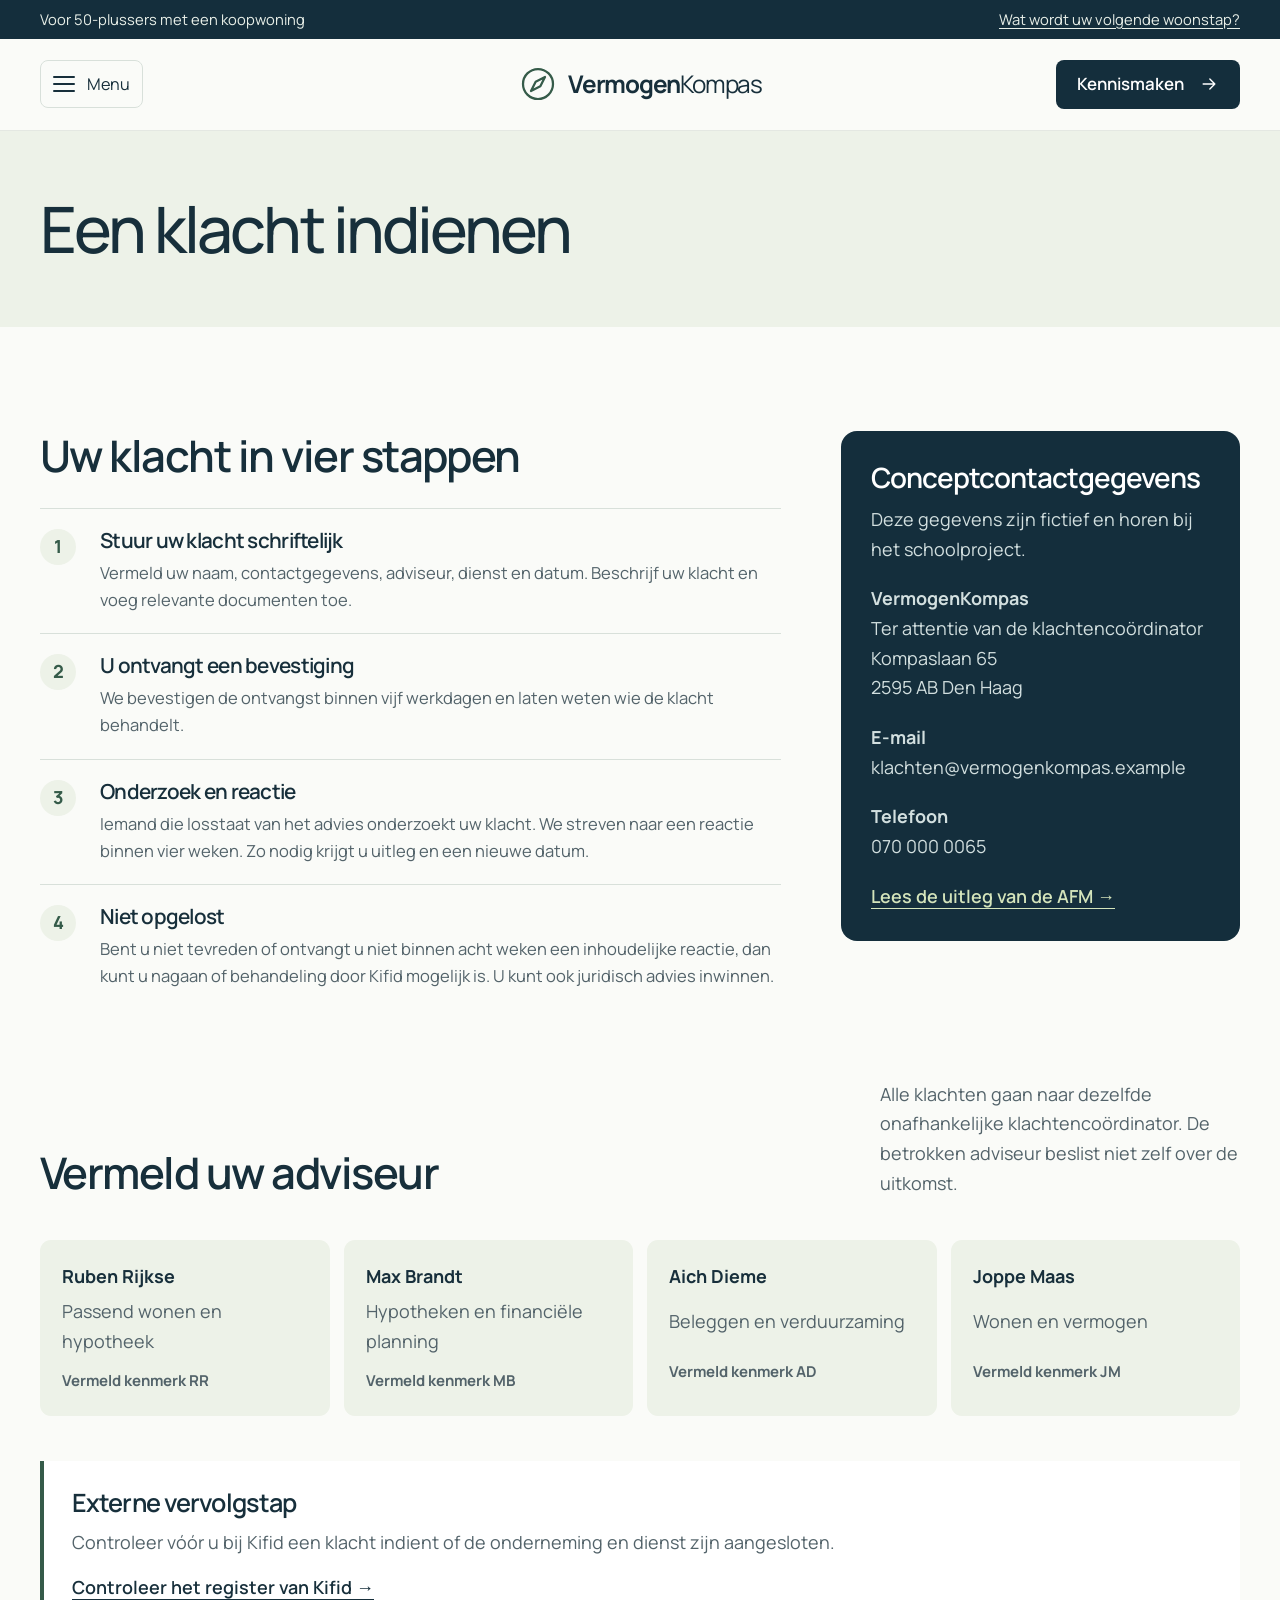
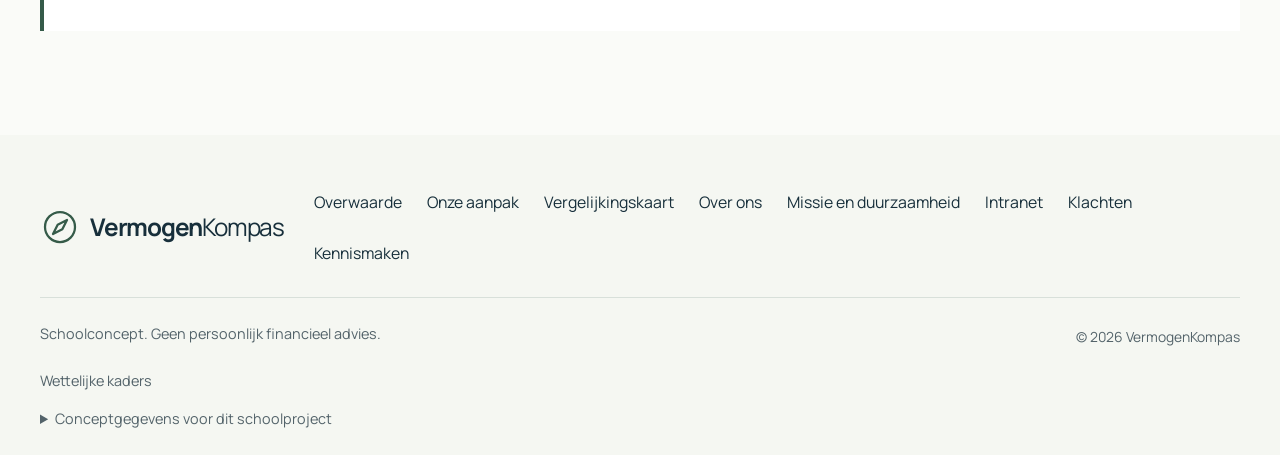
<file: klachten.html>
<!doctype html><html lang="nl"><head><meta charset="utf-8"><meta name="viewport" content="width=device-width, initial-scale=1"><meta name="theme-color" content="#142e3c"><meta name="description" content="Lees hoe VermogenKompas klachten zorgvuldig behandelt."><title>Klachtenprocedure | VermogenKompas</title><link rel="icon" type="image/svg+xml" href="data:image/svg+xml,%3Csvg xmlns='http://www.w3.org/2000/svg' viewBox='0 0 48 48'%3E%3Crect width='48' height='48' rx='12' fill='%23142e3c'/%3E%3Ccircle cx='24' cy='24' r='15' stroke='%23cfe2b6' fill='none' stroke-width='2'/%3E%3Cpath d='M31 17L27 27L17 31L21 21Z' fill='%23cfe2b6'/%3E%3C/svg%3E"><link rel="stylesheet" href="site.css"><link rel="stylesheet" href="navigation.css?v=2">
<link rel="stylesheet" href="experience.css?v=2">
<script src="experience.js" defer></script></head><body><svg xmlns="http://www.w3.org/2000/svg" aria-hidden="true" style="position:absolute;width:0;height:0;overflow:hidden">
<symbol id="i-compass" viewBox="0 0 24 24"><circle cx="12" cy="12" r="9"/><path d="m16.2 7.8-2.8 5.6-5.6 2.8 2.8-5.6 5.6-2.8Z"/></symbol>
<symbol id="i-arrow" viewBox="0 0 24 24"><path d="M5 12h14m-6-6 6 6-6 6"/></symbol>
<symbol id="i-back" viewBox="0 0 24 24"><path d="M19 12H5m6-6-6 6 6 6"/></symbol>
<symbol id="i-home" viewBox="0 0 24 24"><path d="m3 10 9-7 9 7M5 9v11h14V9M9 20v-7h6v7"/></symbol>
<symbol id="i-check" viewBox="0 0 24 24"><path d="m5 12 4 4L19 6"/></symbol>
<symbol id="i-chat" viewBox="0 0 24 24"><path d="M21 11.5a8.4 8.4 0 0 1-.9 3.8 8.5 8.5 0 0 1-7.6 4.7 8.4 8.4 0 0 1-3.8-.9L3 21l1.9-5.7a8.4 8.4 0 0 1-.9-3.8 8.5 8.5 0 0 1 4.7-7.6 8.4 8.4 0 0 1 3.8-.9h.5a8.5 8.5 0 0 1 8 8v.5Z"/><path d="M8 10h8m-8 4h5"/></symbol>
<symbol id="i-wallet" viewBox="0 0 24 24"><path d="M20 8V5a2 2 0 0 0-2-2H6a3 3 0 0 0 0 6h14v11H6a3 3 0 0 1-3-3V6"/><path d="M20 12h-5v5h5m-3-2.5h.01"/></symbol>
<symbol id="i-tree" viewBox="0 0 24 24"><path d="m12 3 5 6h-2l4 5h-3l4 4H4l4-4H5l4-5H7l5-6Zm0 15v3"/></symbol>
<symbol id="i-chart" viewBox="0 0 24 24"><path d="M3 3v18h18M7 15l5-5 4 3 5-7M17 6h4v4"/></symbol>
<symbol id="i-menu" viewBox="0 0 24 24"><path d="M4 6h16M4 12h16M4 18h16"/></symbol>
<symbol id="i-lock" viewBox="0 0 24 24"><rect x="5" y="10" width="14" height="11" rx="2"/><path d="M8 10V7a4 4 0 0 1 8 0v3m-4 5v2"/></symbol>
<symbol id="i-clock" viewBox="0 0 24 24"><circle cx="12" cy="12" r="9"/><path d="M12 7v5l3 2"/></symbol>
<symbol id="i-download" viewBox="0 0 24 24"><path d="M12 3v12m-4-4 4 4 4-4M4 15v5h16v-5"/></symbol>
</svg>
<a class="skip-link" href="#inhoud">Direct naar de inhoud</a>
<div class="utility"><div class="wrap"><span>Voor 50-plussers met een koopwoning</span><a href="index.html#wooncheck">Wat wordt uw volgende woonstap?</a></div></div>
<header class="site-header">
<div class="wrap nav-shell">
<button type="button" class="menu-button" id="menu-toggle" aria-label="Menu openen" aria-expanded="false" aria-controls="navigation-panel"><span class="menu-glyph" aria-hidden="true"><span></span><span></span><span></span></span><span>Menu</span></button>
<a class="brand" href="index.html" aria-label="VermogenKompas, naar de startpagina"><svg class="icon mark" aria-hidden="true"><use href="#i-compass"/></svg><span>Vermogen<span>Kompas</span></span></a>
<a href="index.html#contact" class="btn header-contact">Kennismaken<svg class="icon" aria-hidden="true"><use href="#i-arrow"/></svg></a>
</div>
<div class="navigation-panel" id="navigation-panel"><div class="navigation-clip"><nav class="main-nav wrap" id="main-nav" aria-label="Hoofdnavigatie"><div class="nav-group" role="group" aria-labelledby="nav-wonen"><span class="nav-group-title" id="nav-wonen">Wonen</span><a href="hypotheek.html">Hypotheek berekenen<svg class="icon" aria-hidden="true"><use href="#i-arrow"/></svg></a><a href="woonwensen.html">Uw woonwensen<svg class="icon" aria-hidden="true"><use href="#i-arrow"/></svg></a></div><div class="nav-group" role="group" aria-labelledby="nav-vermogen"><span class="nav-group-title" id="nav-vermogen">Vermogen</span><a href="beleggen.html">Beleggen<svg class="icon" aria-hidden="true"><use href="#i-arrow"/></svg></a><a href="vergelijken.html">Vergelijkingskaart<svg class="icon" aria-hidden="true"><use href="#i-arrow"/></svg></a></div><div class="nav-group" role="group" aria-labelledby="nav-vermogenkompas"><span class="nav-group-title" id="nav-vermogenkompas">VermogenKompas</span><a href="over-ons.html">Over ons<svg class="icon" aria-hidden="true"><use href="#i-arrow"/></svg></a><a href="missie-duurzaamheid.html">Missie en duurzaamheid<svg class="icon" aria-hidden="true"><use href="#i-arrow"/></svg></a><a href="intranet.html">Intranet<svg class="icon" aria-hidden="true"><use href="#i-arrow"/></svg></a><a href="klachten.html" aria-current="page">Klachten<svg class="icon" aria-hidden="true"><use href="#i-arrow"/></svg></a><a href="wettelijke-kaders.html">Wettelijke kaders<svg class="icon" aria-hidden="true"><use href="#i-arrow"/></svg></a></div></nav></div></div>
</header>
<button class="menu-backdrop" type="button" tabindex="-1" aria-hidden="true"></button>
<noscript><style>.navigation-panel{position:static;grid-template-rows:1fr;visibility:visible;opacity:1}.navigation-panel .nav-group a{opacity:1;transform:none}.site-header{position:relative}.site-header .menu-button{display:none}</style></noscript>
<main id="inhoud"><section class="page-intro"><div class="wrap"><h1>Een klacht indienen</h1></div></section><section class="section content-section"><div class="wrap"><div class="complaint-layout"><div><h2>Uw klacht in vier stappen</h2><ol class="complaint-steps"><li><span>1</span><div><h3>Stuur uw klacht schriftelijk</h3><p>Vermeld uw naam, contactgegevens, adviseur, dienst en datum. Beschrijf uw klacht en voeg relevante documenten toe.</p></div></li><li><span>2</span><div><h3>U ontvangt een bevestiging</h3><p>We bevestigen de ontvangst binnen vijf werkdagen en laten weten wie de klacht behandelt.</p></div></li><li><span>3</span><div><h3>Onderzoek en reactie</h3><p>Iemand die losstaat van het advies onderzoekt uw klacht. We streven naar een reactie binnen vier weken. Zo nodig krijgt u uitleg en een nieuwe datum.</p></div></li><li><span>4</span><div><h3>Niet opgelost</h3><p>Bent u niet tevreden of ontvangt u niet binnen acht weken een inhoudelijke reactie, dan kunt u nagaan of behandeling door Kifid mogelijk is. U kunt ook juridisch advies inwinnen.</p></div></li></ol></div><aside class="contact-panel"><h2>Conceptcontactgegevens</h2><p>Deze gegevens zijn fictief en horen bij het schoolproject.</p><address><strong>VermogenKompas</strong><br>Ter attentie van de klachtencoördinator<br>Kompaslaan 65<br>2595 AB Den Haag</address><p><strong>E-mail</strong><br>klachten@vermogenkompas.example</p><p><strong>Telefoon</strong><br>070 000 0065</p><a class="text-link" href="https://www.afm.nl/nl-nl/consumenten/klachten" target="_blank" rel="noopener noreferrer">Lees de uitleg van de AFM →</a></aside></div>
<div class="advisor-complaints"><div class="section-intro"><div><h2>Vermeld uw adviseur</h2></div><p>Alle klachten gaan naar dezelfde onafhankelijke klachtencoördinator. De betrokken adviseur beslist niet zelf over de uitkomst.</p></div><div class="advisor-grid"><article><strong>Ruben Rijkse</strong><span>Passend wonen en hypotheek</span><small>Vermeld kenmerk RR</small></article><article><strong>Max Brandt</strong><span>Hypotheken en financiële planning</span><small>Vermeld kenmerk MB</small></article><article><strong>Aich Dieme</strong><span>Beleggen en verduurzaming</span><small>Vermeld kenmerk AD</small></article><article><strong>Joppe Maas</strong><span>Wonen en vermogen</span><small>Vermeld kenmerk JM</small></article></div></div>
<div class="source-note"><h3>Externe vervolgstap</h3><p>Controleer vóór u bij Kifid een klacht indient of de onderneming en dienst zijn aangesloten.</p><a class="text-link" href="https://www.kifid.nl/register/" target="_blank" rel="noopener noreferrer">Controleer het register van Kifid →</a></div></div></section></main><footer class="site-footer"><div class="wrap">
<div class="footer-top"><a class="brand" href="index.html" aria-label="VermogenKompas, naar de startpagina"><svg class="icon mark" aria-hidden="true"><use href="#i-compass"/></svg><span>Vermogen<span>Kompas</span></span></a><nav class="footer-links" aria-label="Navigatie onderaan"><a href="index.html#overwaarde">Overwaarde</a><a href="index.html#werkwijze">Onze aanpak</a><a href="vergelijken.html">Vergelijkingskaart</a><a href="over-ons.html">Over ons</a><a href="missie-duurzaamheid.html">Missie en duurzaamheid</a><a href="intranet.html">Intranet</a><a href="klachten.html">Klachten</a><a href="index.html#contact">Kennismaken</a></nav></div>
<div class="footer-bottom"><p>Schoolconcept. Geen persoonlijk financieel advies.</p><span>© <span id="year">2026</span> VermogenKompas</span></div>
<nav class="footer-legal" aria-label="Juridische informatie"><a href="wettelijke-kaders.html">Wettelijke kaders</a></nav>
<details class="about-disclosure"><summary>Conceptgegevens voor dit schoolproject</summary><p>VermogenKompas, Kompaslaan 65, 2595 AB Den Haag. Telefoon 070 000 0065. E-mail info@vermogenkompas.example. Deze adresgegevens en contactgegevens zijn fictief en uitsluitend opgenomen voor het concept.</p></details>
</div></footer><script src="site.js"></script><script src="navigation.js"></script></body></html>
</file>
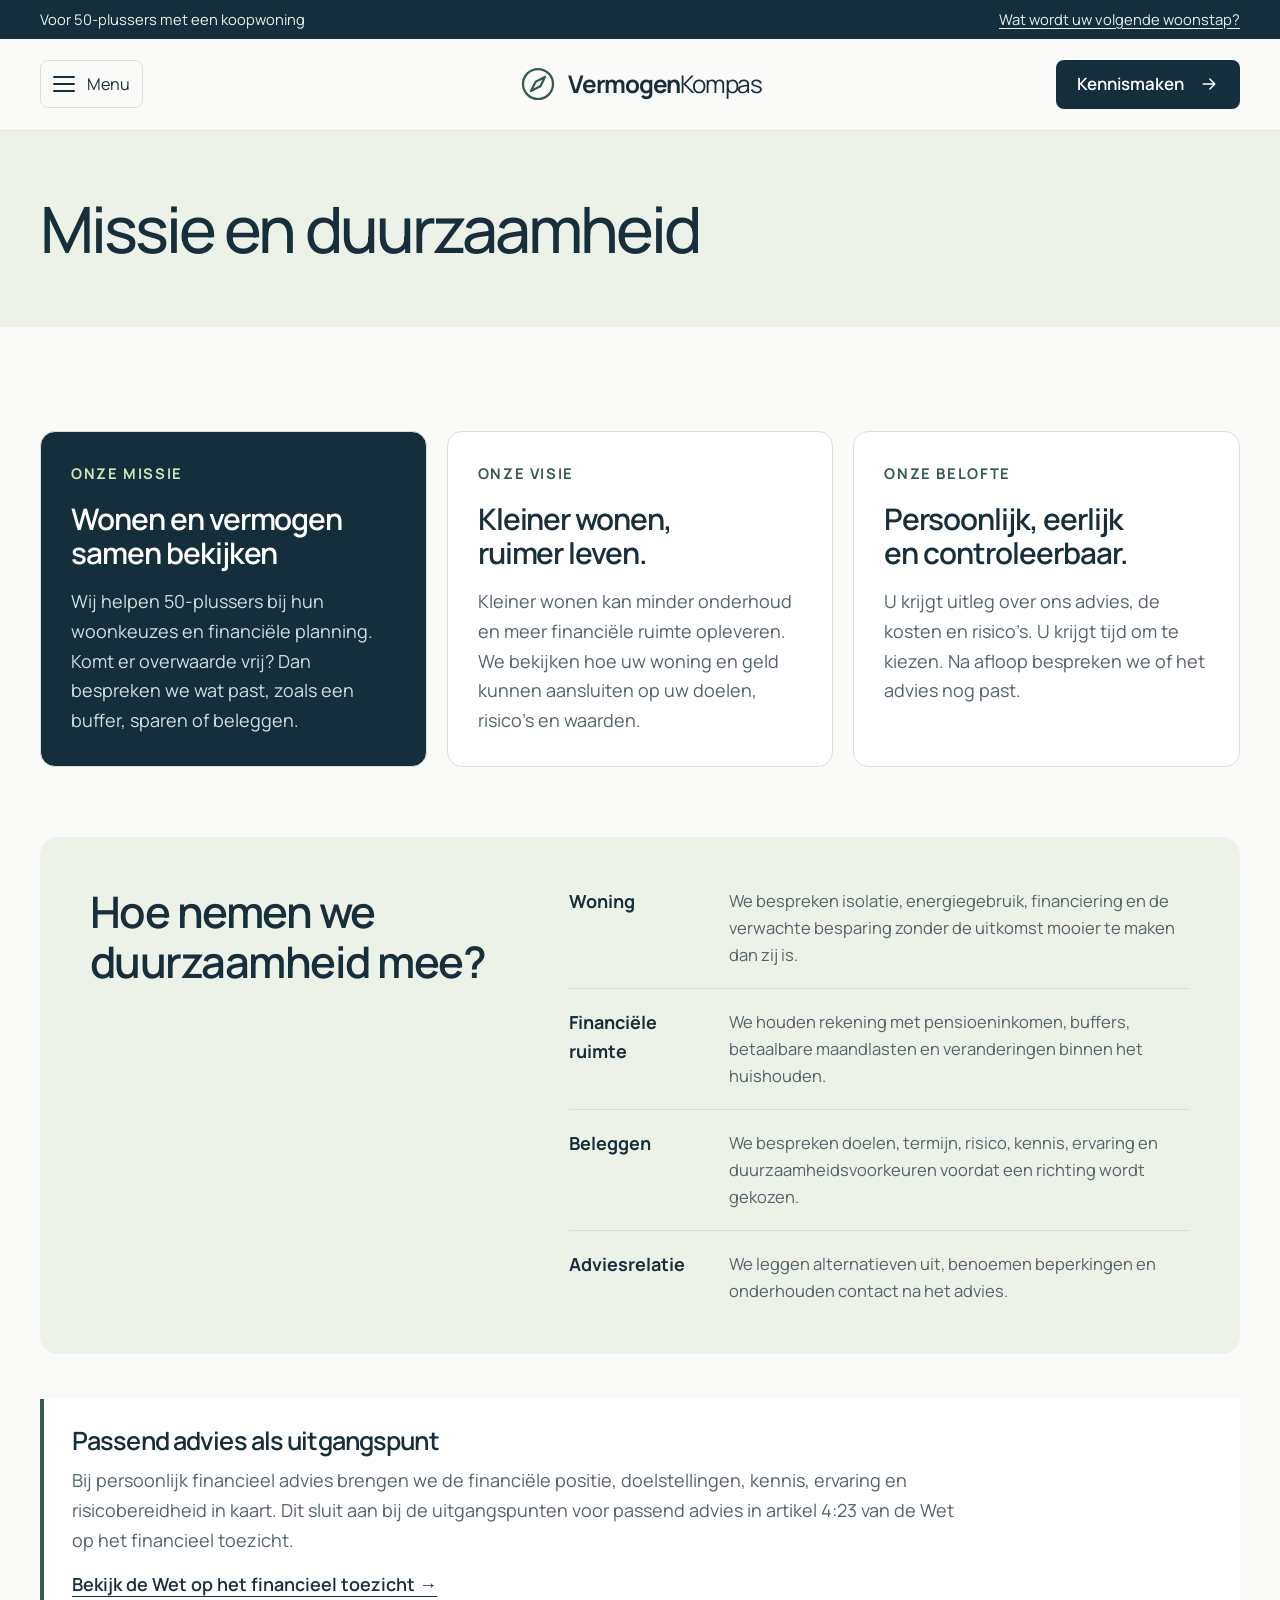
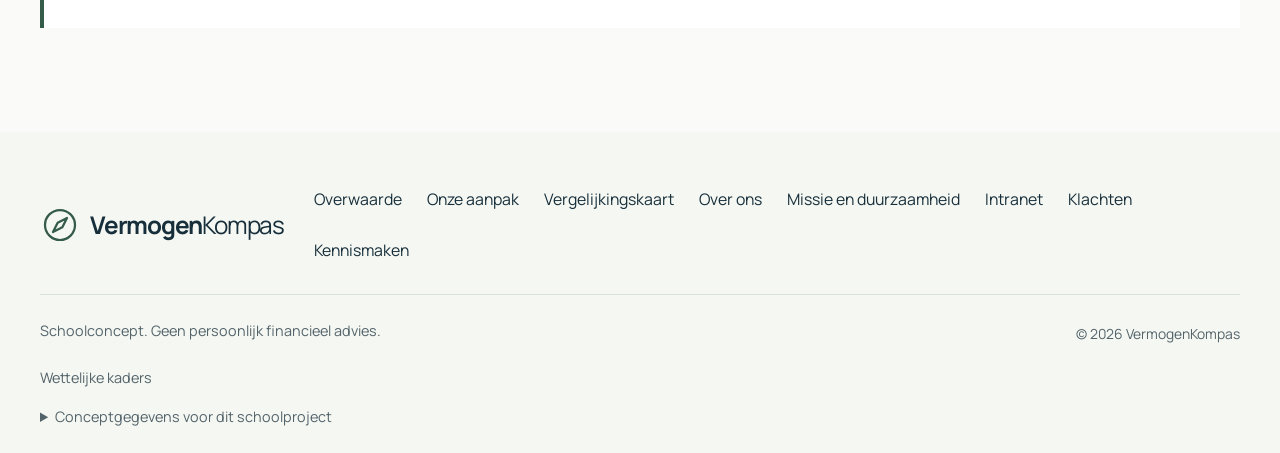
<file: missie-duurzaamheid.html>
<!doctype html><html lang="nl"><head><meta charset="utf-8"><meta name="viewport" content="width=device-width, initial-scale=1"><meta name="theme-color" content="#142e3c"><meta name="description" content="Lees over de missie, visie en het duurzaamheidsbeleid van VermogenKompas."><title>Missie, visie en duurzaamheid | VermogenKompas</title><link rel="icon" type="image/svg+xml" href="data:image/svg+xml,%3Csvg xmlns='http://www.w3.org/2000/svg' viewBox='0 0 48 48'%3E%3Crect width='48' height='48' rx='12' fill='%23142e3c'/%3E%3Ccircle cx='24' cy='24' r='15' stroke='%23cfe2b6' fill='none' stroke-width='2'/%3E%3Cpath d='M31 17L27 27L17 31L21 21Z' fill='%23cfe2b6'/%3E%3C/svg%3E"><link rel="stylesheet" href="site.css"><link rel="stylesheet" href="navigation.css?v=2">
<link rel="stylesheet" href="experience.css?v=2">
<script src="experience.js" defer></script></head><body><svg xmlns="http://www.w3.org/2000/svg" aria-hidden="true" style="position:absolute;width:0;height:0;overflow:hidden">
<symbol id="i-compass" viewBox="0 0 24 24"><circle cx="12" cy="12" r="9"/><path d="m16.2 7.8-2.8 5.6-5.6 2.8 2.8-5.6 5.6-2.8Z"/></symbol>
<symbol id="i-arrow" viewBox="0 0 24 24"><path d="M5 12h14m-6-6 6 6-6 6"/></symbol>
<symbol id="i-back" viewBox="0 0 24 24"><path d="M19 12H5m6-6-6 6 6 6"/></symbol>
<symbol id="i-home" viewBox="0 0 24 24"><path d="m3 10 9-7 9 7M5 9v11h14V9M9 20v-7h6v7"/></symbol>
<symbol id="i-check" viewBox="0 0 24 24"><path d="m5 12 4 4L19 6"/></symbol>
<symbol id="i-chat" viewBox="0 0 24 24"><path d="M21 11.5a8.4 8.4 0 0 1-.9 3.8 8.5 8.5 0 0 1-7.6 4.7 8.4 8.4 0 0 1-3.8-.9L3 21l1.9-5.7a8.4 8.4 0 0 1-.9-3.8 8.5 8.5 0 0 1 4.7-7.6 8.4 8.4 0 0 1 3.8-.9h.5a8.5 8.5 0 0 1 8 8v.5Z"/><path d="M8 10h8m-8 4h5"/></symbol>
<symbol id="i-wallet" viewBox="0 0 24 24"><path d="M20 8V5a2 2 0 0 0-2-2H6a3 3 0 0 0 0 6h14v11H6a3 3 0 0 1-3-3V6"/><path d="M20 12h-5v5h5m-3-2.5h.01"/></symbol>
<symbol id="i-tree" viewBox="0 0 24 24"><path d="m12 3 5 6h-2l4 5h-3l4 4H4l4-4H5l4-5H7l5-6Zm0 15v3"/></symbol>
<symbol id="i-chart" viewBox="0 0 24 24"><path d="M3 3v18h18M7 15l5-5 4 3 5-7M17 6h4v4"/></symbol>
<symbol id="i-menu" viewBox="0 0 24 24"><path d="M4 6h16M4 12h16M4 18h16"/></symbol>
<symbol id="i-lock" viewBox="0 0 24 24"><rect x="5" y="10" width="14" height="11" rx="2"/><path d="M8 10V7a4 4 0 0 1 8 0v3m-4 5v2"/></symbol>
<symbol id="i-clock" viewBox="0 0 24 24"><circle cx="12" cy="12" r="9"/><path d="M12 7v5l3 2"/></symbol>
<symbol id="i-download" viewBox="0 0 24 24"><path d="M12 3v12m-4-4 4 4 4-4M4 15v5h16v-5"/></symbol>
</svg>
<a class="skip-link" href="#inhoud">Direct naar de inhoud</a>
<div class="utility"><div class="wrap"><span>Voor 50-plussers met een koopwoning</span><a href="index.html#wooncheck">Wat wordt uw volgende woonstap?</a></div></div>
<header class="site-header">
<div class="wrap nav-shell">
<button type="button" class="menu-button" id="menu-toggle" aria-label="Menu openen" aria-expanded="false" aria-controls="navigation-panel"><span class="menu-glyph" aria-hidden="true"><span></span><span></span><span></span></span><span>Menu</span></button>
<a class="brand" href="index.html" aria-label="VermogenKompas, naar de startpagina"><svg class="icon mark" aria-hidden="true"><use href="#i-compass"/></svg><span>Vermogen<span>Kompas</span></span></a>
<a href="index.html#contact" class="btn header-contact">Kennismaken<svg class="icon" aria-hidden="true"><use href="#i-arrow"/></svg></a>
</div>
<div class="navigation-panel" id="navigation-panel"><div class="navigation-clip"><nav class="main-nav wrap" id="main-nav" aria-label="Hoofdnavigatie"><div class="nav-group" role="group" aria-labelledby="nav-wonen"><span class="nav-group-title" id="nav-wonen">Wonen</span><a href="hypotheek.html">Hypotheek berekenen<svg class="icon" aria-hidden="true"><use href="#i-arrow"/></svg></a><a href="woonwensen.html">Uw woonwensen<svg class="icon" aria-hidden="true"><use href="#i-arrow"/></svg></a></div><div class="nav-group" role="group" aria-labelledby="nav-vermogen"><span class="nav-group-title" id="nav-vermogen">Vermogen</span><a href="beleggen.html">Beleggen<svg class="icon" aria-hidden="true"><use href="#i-arrow"/></svg></a><a href="vergelijken.html">Vergelijkingskaart<svg class="icon" aria-hidden="true"><use href="#i-arrow"/></svg></a></div><div class="nav-group" role="group" aria-labelledby="nav-vermogenkompas"><span class="nav-group-title" id="nav-vermogenkompas">VermogenKompas</span><a href="over-ons.html">Over ons<svg class="icon" aria-hidden="true"><use href="#i-arrow"/></svg></a><a href="missie-duurzaamheid.html" aria-current="page">Missie en duurzaamheid<svg class="icon" aria-hidden="true"><use href="#i-arrow"/></svg></a><a href="intranet.html">Intranet<svg class="icon" aria-hidden="true"><use href="#i-arrow"/></svg></a><a href="klachten.html">Klachten<svg class="icon" aria-hidden="true"><use href="#i-arrow"/></svg></a><a href="wettelijke-kaders.html">Wettelijke kaders<svg class="icon" aria-hidden="true"><use href="#i-arrow"/></svg></a></div></nav></div></div>
</header>
<button class="menu-backdrop" type="button" tabindex="-1" aria-hidden="true"></button>
<noscript><style>.navigation-panel{position:static;grid-template-rows:1fr;visibility:visible;opacity:1}.navigation-panel .nav-group a{opacity:1;transform:none}.site-header{position:relative}.site-header .menu-button{display:none}</style></noscript>
<main id="inhoud"><section class="page-intro"><div class="wrap"><h1>Missie en duurzaamheid</h1></div></section><section class="section content-section"><div class="wrap"><div class="principle-grid"><article class="principle-card featured"><span class="eyebrow">Onze missie</span><h2>Wonen en vermogen samen bekijken</h2><p>Wij helpen 50-plussers bij hun woonkeuzes en financiële planning. Komt er overwaarde vrij? Dan bespreken we wat past, zoals een buffer, sparen of beleggen.</p></article><article class="principle-card"><span class="eyebrow">Onze visie</span><h2>Kleiner wonen, ruimer leven.</h2><p>Kleiner wonen kan minder onderhoud en meer financiële ruimte opleveren. We bekijken hoe uw woning en geld kunnen aansluiten op uw doelen, risico’s en waarden.</p></article><article class="principle-card"><span class="eyebrow">Onze belofte</span><h2>Persoonlijk, eerlijk en controleerbaar.</h2><p>U krijgt uitleg over ons advies, de kosten en risico’s. U krijgt tijd om te kiezen. Na afloop bespreken we of het advies nog past.</p></article></div>
<div class="sustainability-block"><div><h2>Hoe nemen we duurzaamheid mee?</h2></div><ul class="policy-list"><li><strong>Woning</strong><span>We bespreken isolatie, energiegebruik, financiering en de verwachte besparing zonder de uitkomst mooier te maken dan zij is.</span></li><li><strong>Financiële ruimte</strong><span>We houden rekening met pensioeninkomen, buffers, betaalbare maandlasten en veranderingen binnen het huishouden.</span></li><li><strong>Beleggen</strong><span>We bespreken doelen, termijn, risico, kennis, ervaring en duurzaamheidsvoorkeuren voordat een richting wordt gekozen.</span></li><li><strong>Adviesrelatie</strong><span>We leggen alternatieven uit, benoemen beperkingen en onderhouden contact na het advies.</span></li></ul></div>
<div class="source-note"><h3>Passend advies als uitgangspunt</h3><p>Bij persoonlijk financieel advies brengen we de financiële positie, doelstellingen, kennis, ervaring en risicobereidheid in kaart. Dit sluit aan bij de uitgangspunten voor passend advies in artikel 4:23 van de Wet op het financieel toezicht.</p><a class="text-link" href="https://wetten.overheid.nl/BWBR0020368/" target="_blank" rel="noopener noreferrer">Bekijk de Wet op het financieel toezicht →</a></div></div></section></main><footer class="site-footer"><div class="wrap">
<div class="footer-top"><a class="brand" href="index.html" aria-label="VermogenKompas, naar de startpagina"><svg class="icon mark" aria-hidden="true"><use href="#i-compass"/></svg><span>Vermogen<span>Kompas</span></span></a><nav class="footer-links" aria-label="Navigatie onderaan"><a href="index.html#overwaarde">Overwaarde</a><a href="index.html#werkwijze">Onze aanpak</a><a href="vergelijken.html">Vergelijkingskaart</a><a href="over-ons.html">Over ons</a><a href="missie-duurzaamheid.html">Missie en duurzaamheid</a><a href="intranet.html">Intranet</a><a href="klachten.html">Klachten</a><a href="index.html#contact">Kennismaken</a></nav></div>
<div class="footer-bottom"><p>Schoolconcept. Geen persoonlijk financieel advies.</p><span>© <span id="year">2026</span> VermogenKompas</span></div>
<nav class="footer-legal" aria-label="Juridische informatie"><a href="wettelijke-kaders.html">Wettelijke kaders</a></nav>
<details class="about-disclosure"><summary>Conceptgegevens voor dit schoolproject</summary><p>VermogenKompas, Kompaslaan 65, 2595 AB Den Haag. Telefoon 070 000 0065. E-mail info@vermogenkompas.example. Deze adresgegevens en contactgegevens zijn fictief en uitsluitend opgenomen voor het concept.</p></details>
</div></footer><script src="site.js"></script><script src="navigation.js"></script></body></html>
</file>
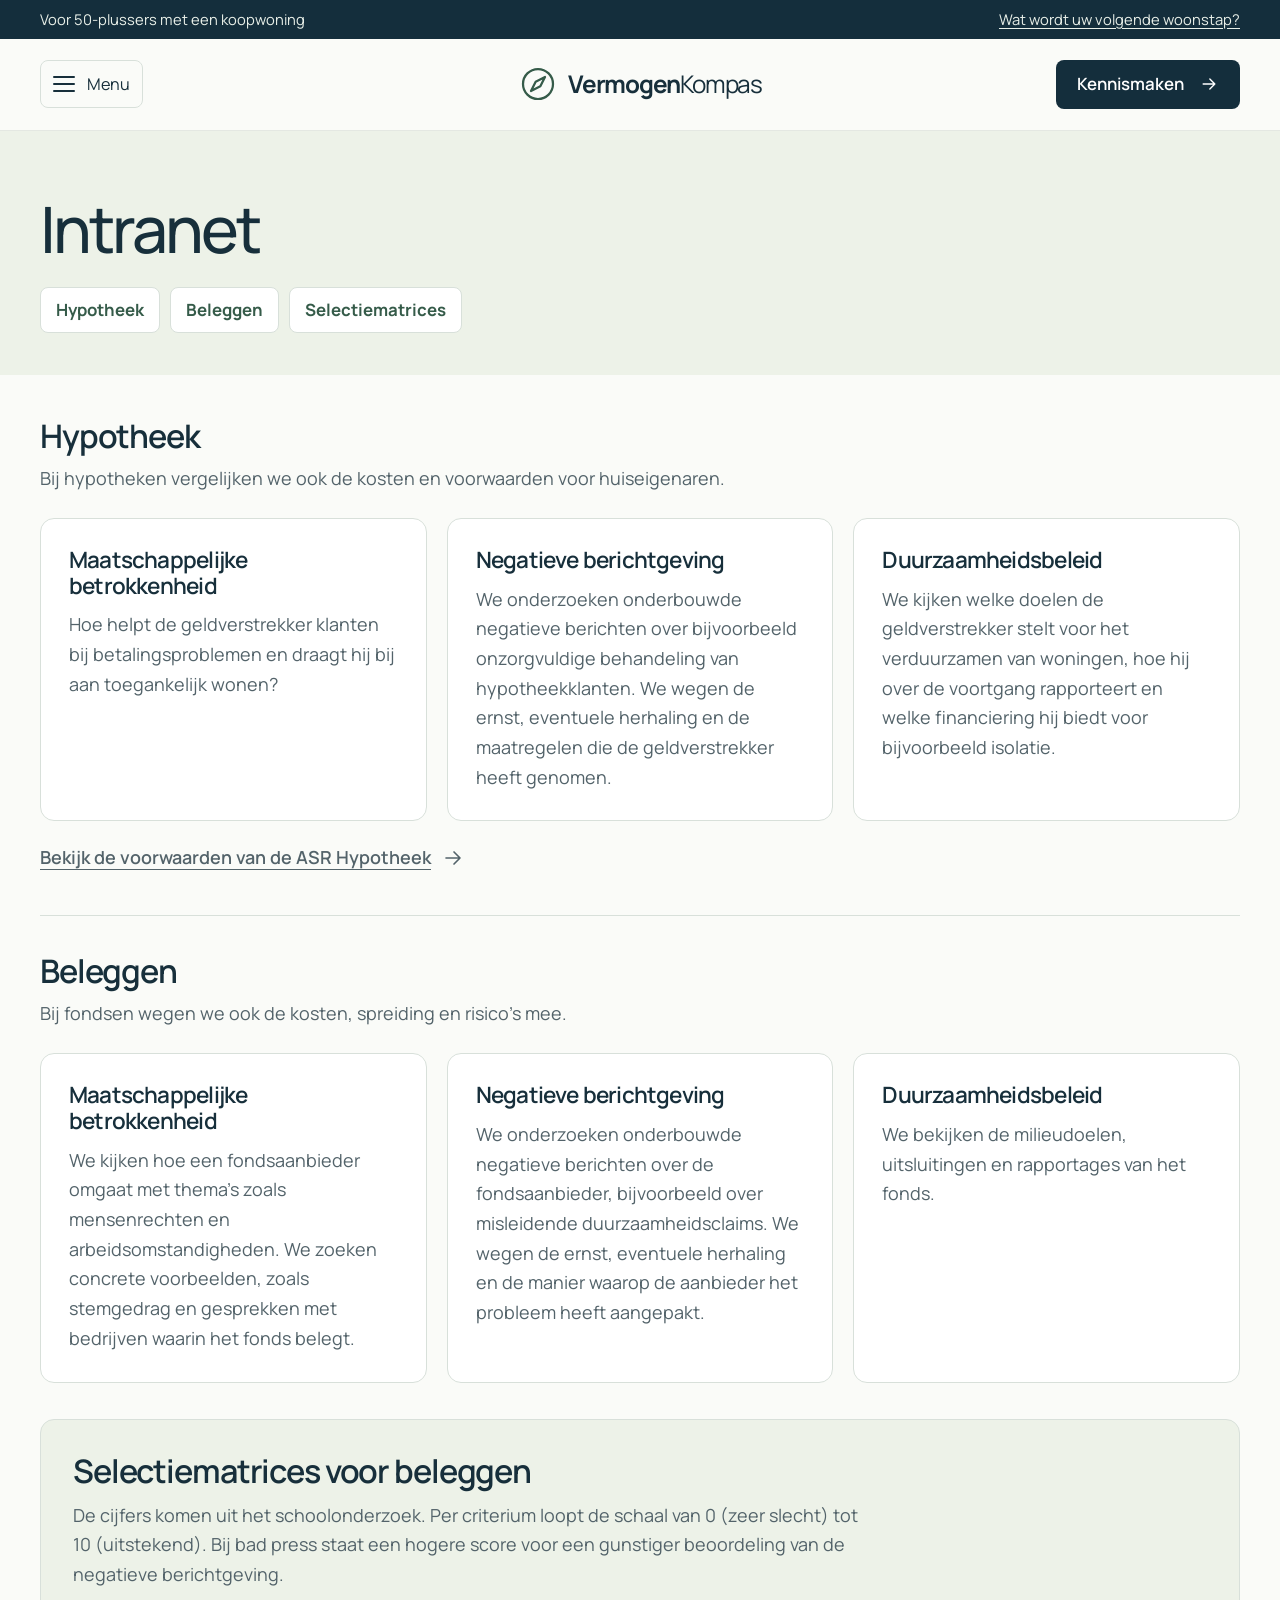
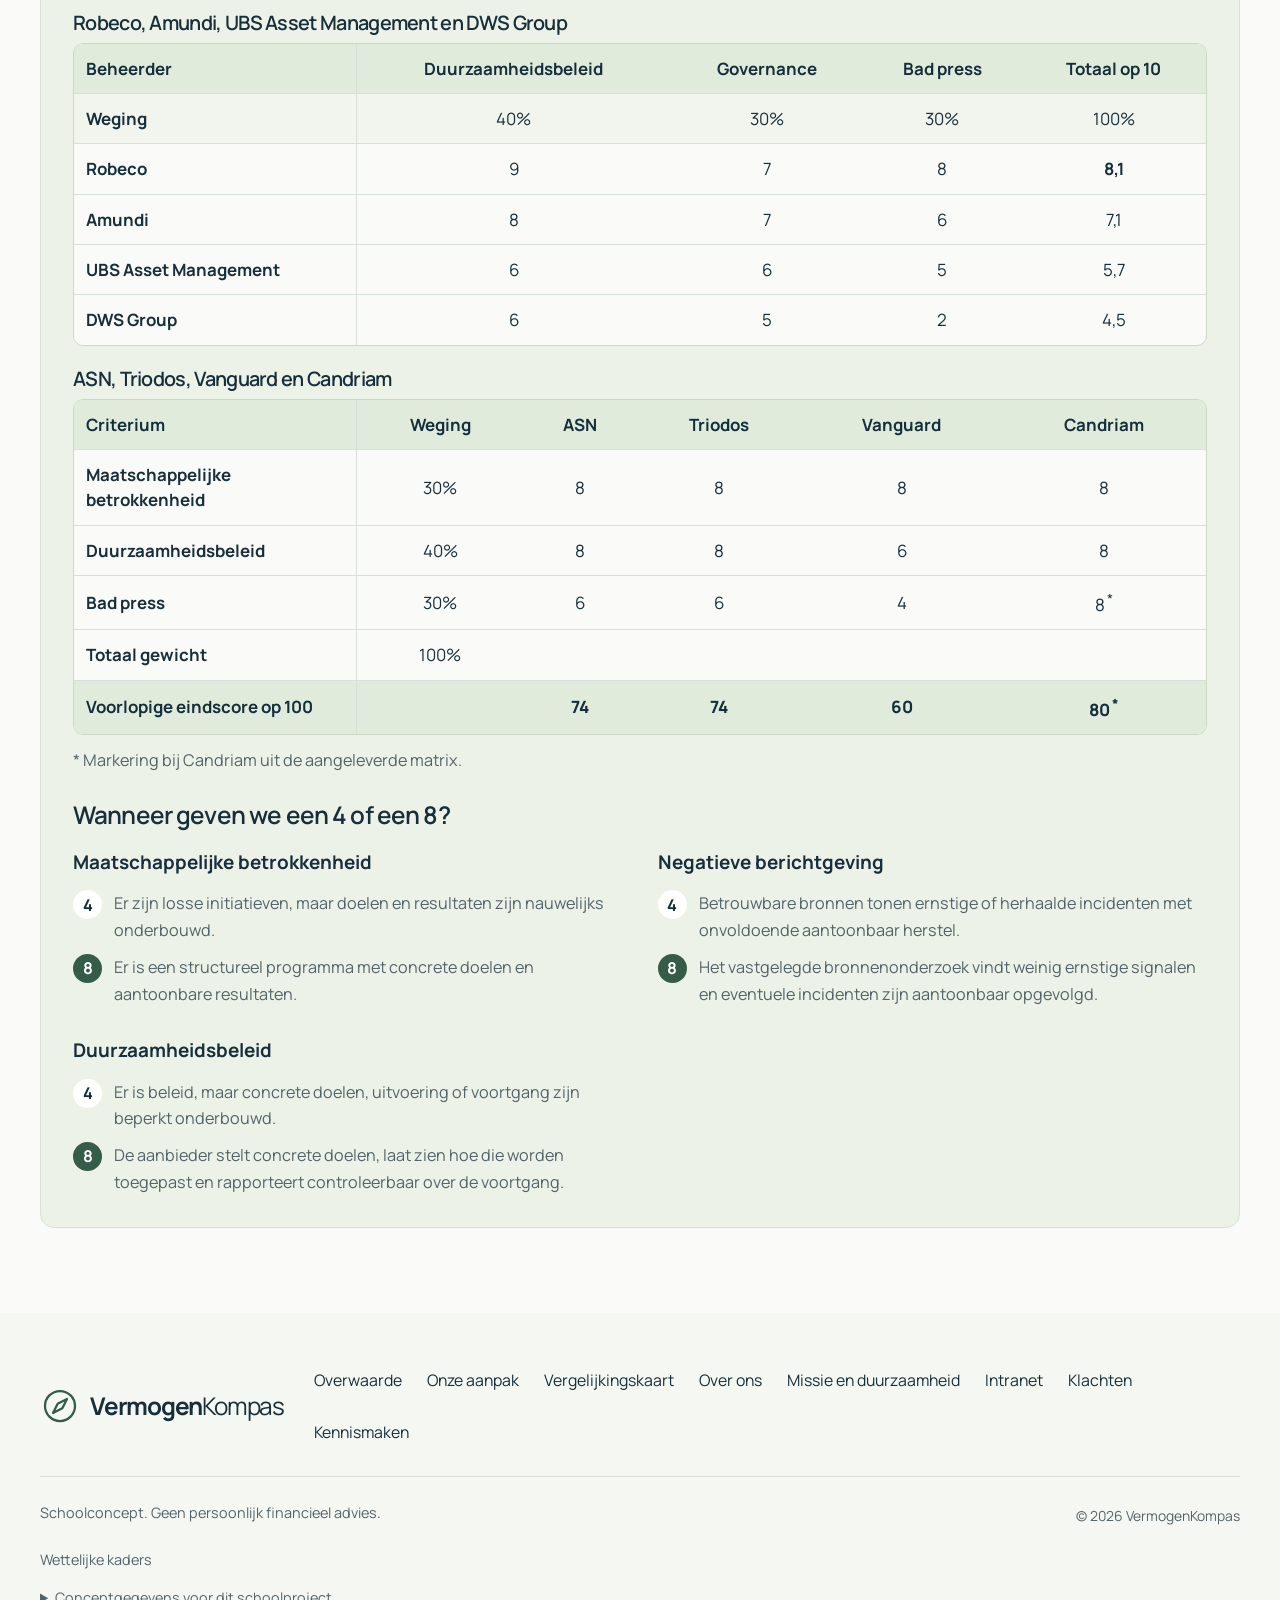
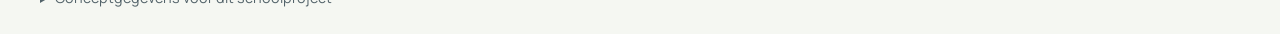
<file: onze-keuzes.html>
<!doctype html>
<html lang="nl">
<head>
  <meta charset="utf-8">
  <meta name="viewport" content="width=device-width, initial-scale=1">
  <meta name="robots" content="noindex">
  <title>Intranet | VermogenKompas</title>
  <link rel="canonical" href="https://rhrijkse.github.io/vermogenkompas/intranet.html">
  <script>window.location.replace('intranet.html' + window.location.search + window.location.hash);</script>
  <noscript><meta http-equiv="refresh" content="0; url=intranet.html"></noscript>
</head>
<body>
  <p><a href="intranet.html">Ga naar Intranet</a></p>
</body>
</html>
</file>
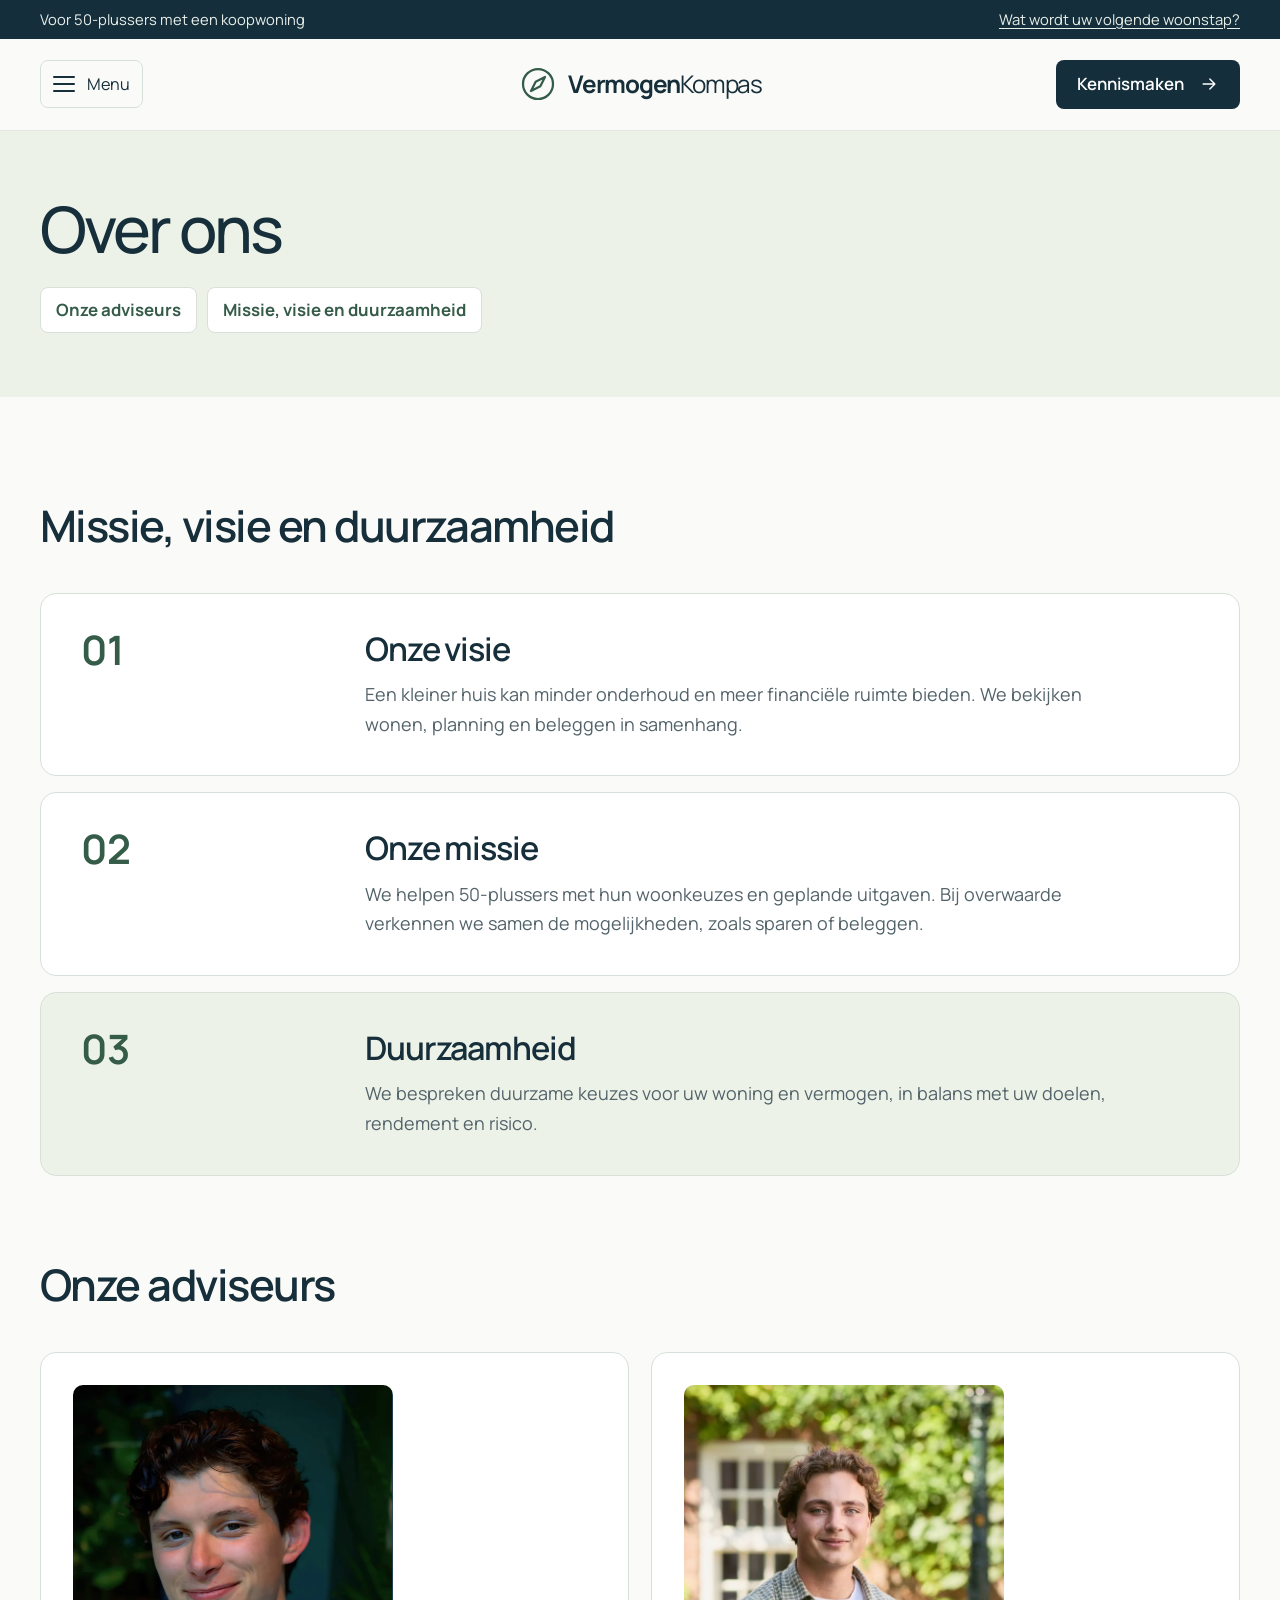
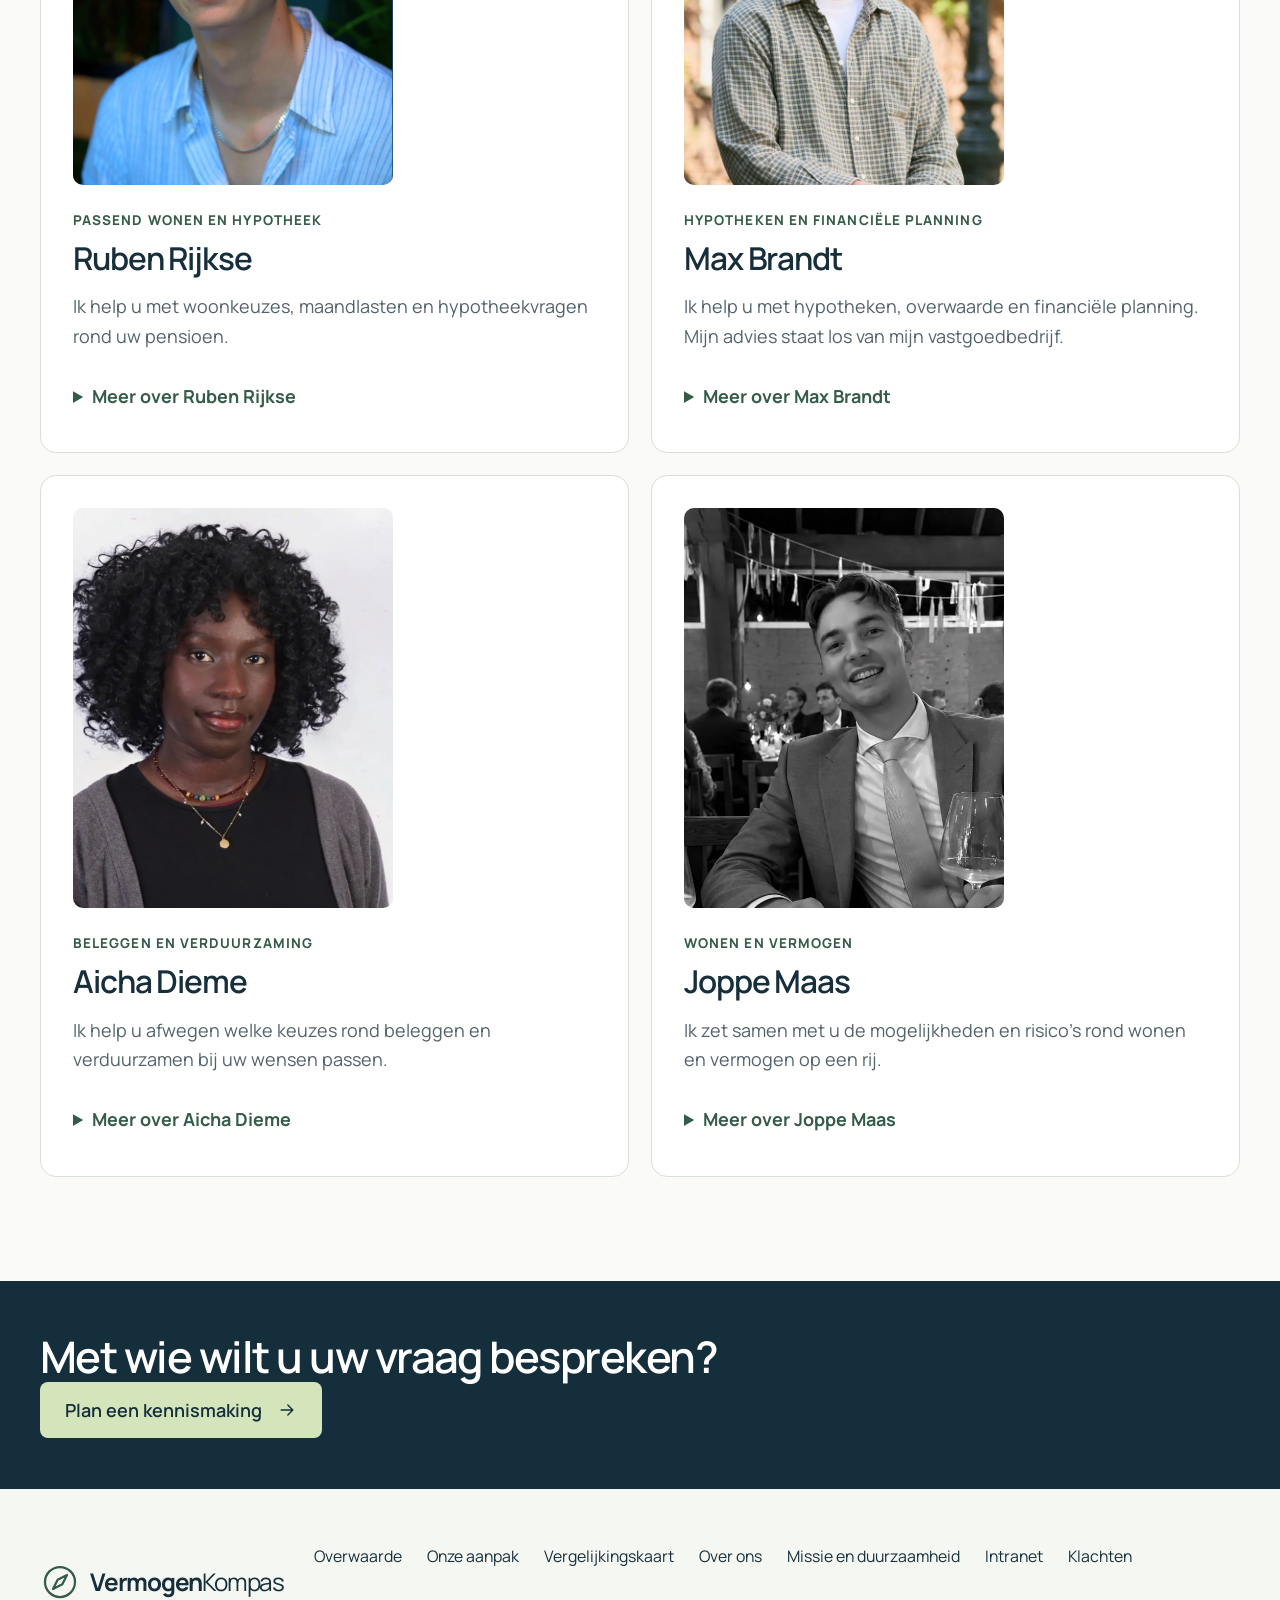
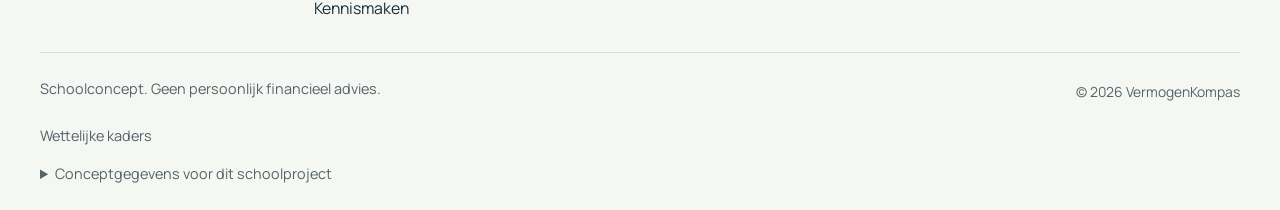
<file: over-ons.html>
<!doctype html><html lang="nl"><head><meta charset="utf-8"><meta name="viewport" content="width=device-width, initial-scale=1"><meta name="theme-color" content="#142e3c"><meta name="description" content="Maak kennis met de adviseurs van VermogenKompas."><title>Over ons | VermogenKompas</title><link rel="icon" type="image/svg+xml" href="data:image/svg+xml,%3Csvg xmlns='http://www.w3.org/2000/svg' viewBox='0 0 48 48'%3E%3Crect width='48' height='48' rx='12' fill='%23142e3c'/%3E%3Ccircle cx='24' cy='24' r='15' stroke='%23cfe2b6' fill='none' stroke-width='2'/%3E%3Cpath d='M31 17L27 27L17 31L21 21Z' fill='%23cfe2b6'/%3E%3C/svg%3E"><link rel="stylesheet" href="site.css"><link rel="stylesheet" href="navigation.css?v=2">
<link rel="stylesheet" href="experience.css?v=2">
<script src="experience.js" defer></script></head><body><svg xmlns="http://www.w3.org/2000/svg" aria-hidden="true" style="position:absolute;width:0;height:0;overflow:hidden">
<symbol id="i-compass" viewBox="0 0 24 24"><circle cx="12" cy="12" r="9"/><path d="m16.2 7.8-2.8 5.6-5.6 2.8 2.8-5.6 5.6-2.8Z"/></symbol>
<symbol id="i-arrow" viewBox="0 0 24 24"><path d="M5 12h14m-6-6 6 6-6 6"/></symbol>
<symbol id="i-back" viewBox="0 0 24 24"><path d="M19 12H5m6-6-6 6 6 6"/></symbol>
<symbol id="i-home" viewBox="0 0 24 24"><path d="m3 10 9-7 9 7M5 9v11h14V9M9 20v-7h6v7"/></symbol>
<symbol id="i-check" viewBox="0 0 24 24"><path d="m5 12 4 4L19 6"/></symbol>
<symbol id="i-chat" viewBox="0 0 24 24"><path d="M21 11.5a8.4 8.4 0 0 1-.9 3.8 8.5 8.5 0 0 1-7.6 4.7 8.4 8.4 0 0 1-3.8-.9L3 21l1.9-5.7a8.4 8.4 0 0 1-.9-3.8 8.5 8.5 0 0 1 4.7-7.6 8.4 8.4 0 0 1 3.8-.9h.5a8.5 8.5 0 0 1 8 8v.5Z"/><path d="M8 10h8m-8 4h5"/></symbol>
<symbol id="i-wallet" viewBox="0 0 24 24"><path d="M20 8V5a2 2 0 0 0-2-2H6a3 3 0 0 0 0 6h14v11H6a3 3 0 0 1-3-3V6"/><path d="M20 12h-5v5h5m-3-2.5h.01"/></symbol>
<symbol id="i-tree" viewBox="0 0 24 24"><path d="m12 3 5 6h-2l4 5h-3l4 4H4l4-4H5l4-5H7l5-6Zm0 15v3"/></symbol>
<symbol id="i-chart" viewBox="0 0 24 24"><path d="M3 3v18h18M7 15l5-5 4 3 5-7M17 6h4v4"/></symbol>
<symbol id="i-menu" viewBox="0 0 24 24"><path d="M4 6h16M4 12h16M4 18h16"/></symbol>
<symbol id="i-lock" viewBox="0 0 24 24"><rect x="5" y="10" width="14" height="11" rx="2"/><path d="M8 10V7a4 4 0 0 1 8 0v3m-4 5v2"/></symbol>
<symbol id="i-clock" viewBox="0 0 24 24"><circle cx="12" cy="12" r="9"/><path d="M12 7v5l3 2"/></symbol>
<symbol id="i-download" viewBox="0 0 24 24"><path d="M12 3v12m-4-4 4 4 4-4M4 15v5h16v-5"/></symbol>
</svg>
<a class="skip-link" href="#inhoud">Direct naar de inhoud</a>
<div class="utility"><div class="wrap"><span>Voor 50-plussers met een koopwoning</span><a href="index.html#wooncheck">Wat wordt uw volgende woonstap?</a></div></div>
<header class="site-header">
<div class="wrap nav-shell">
<button type="button" class="menu-button" id="menu-toggle" aria-label="Menu openen" aria-expanded="false" aria-controls="navigation-panel"><span class="menu-glyph" aria-hidden="true"><span></span><span></span><span></span></span><span>Menu</span></button>
<a class="brand" href="index.html" aria-label="VermogenKompas, naar de startpagina"><svg class="icon mark" aria-hidden="true"><use href="#i-compass"/></svg><span>Vermogen<span>Kompas</span></span></a>
<a href="index.html#contact" class="btn header-contact">Kennismaken<svg class="icon" aria-hidden="true"><use href="#i-arrow"/></svg></a>
</div>
<div class="navigation-panel" id="navigation-panel"><div class="navigation-clip"><nav class="main-nav wrap" id="main-nav" aria-label="Hoofdnavigatie"><div class="nav-group" role="group" aria-labelledby="nav-wonen"><span class="nav-group-title" id="nav-wonen">Wonen</span><a href="hypotheek.html">Hypotheek berekenen<svg class="icon" aria-hidden="true"><use href="#i-arrow"/></svg></a><a href="woonwensen.html">Uw woonwensen<svg class="icon" aria-hidden="true"><use href="#i-arrow"/></svg></a></div><div class="nav-group" role="group" aria-labelledby="nav-vermogen"><span class="nav-group-title" id="nav-vermogen">Vermogen</span><a href="beleggen.html">Beleggen<svg class="icon" aria-hidden="true"><use href="#i-arrow"/></svg></a><a href="vergelijken.html">Vergelijkingskaart<svg class="icon" aria-hidden="true"><use href="#i-arrow"/></svg></a></div><div class="nav-group" role="group" aria-labelledby="nav-vermogenkompas"><span class="nav-group-title" id="nav-vermogenkompas">VermogenKompas</span><a href="over-ons.html" aria-current="page">Over ons<svg class="icon" aria-hidden="true"><use href="#i-arrow"/></svg></a><a href="missie-duurzaamheid.html">Missie en duurzaamheid<svg class="icon" aria-hidden="true"><use href="#i-arrow"/></svg></a><a href="intranet.html">Intranet<svg class="icon" aria-hidden="true"><use href="#i-arrow"/></svg></a><a href="klachten.html">Klachten<svg class="icon" aria-hidden="true"><use href="#i-arrow"/></svg></a><a href="wettelijke-kaders.html">Wettelijke kaders<svg class="icon" aria-hidden="true"><use href="#i-arrow"/></svg></a></div></nav></div></div>
</header>
<button class="menu-backdrop" type="button" tabindex="-1" aria-hidden="true"></button>
<noscript><style>.navigation-panel{position:static;grid-template-rows:1fr;visibility:visible;opacity:1}.navigation-panel .nav-group a{opacity:1;transform:none}.site-header{position:relative}.site-header .menu-button{display:none}</style></noscript>
<main id="inhoud"><section class="page-intro"><div class="wrap"><h1>Over ons</h1><nav class="page-jumps" aria-label="Op deze pagina"><a href="#adviseurs">Onze adviseurs</a><a href="#fundament-title">Missie, visie en duurzaamheid</a></nav></div></section><section class="section content-section about-foundations" aria-labelledby="fundament-title"><div class="wrap"><div class="section-intro"><div><h2 id="fundament-title">Missie, visie en duurzaamheid</h2></div></div><div class="foundation-list"><article class="foundation-card" id="visie"><div class="foundation-label"><span>01</span></div><div><h2>Onze visie</h2><p>Een kleiner huis kan minder onderhoud en meer financiële ruimte bieden. We bekijken wonen, planning en beleggen in samenhang.</p></div></article><article class="foundation-card" id="missie"><div class="foundation-label"><span>02</span></div><div><h2>Onze missie</h2><p>We helpen 50-plussers met hun woonkeuzes en geplande uitgaven. Bij overwaarde verkennen we samen de mogelijkheden, zoals sparen of beleggen.</p></div></article><article class="foundation-card foundation-card-accent" id="duurzaamheidspositionering"><div class="foundation-label"><span>03</span></div><div><h2>Duurzaamheid</h2><p>We bespreken duurzame keuzes voor uw woning en vermogen, in balans met uw doelen, rendement en risico.</p></div></article></div></div></section><section class="section content-section advisor-section" id="adviseurs"><div class="wrap"><div class="section-intro"><div><h2>Onze adviseurs</h2></div></div><div class="profile-grid">
<article class="profile-card"><div class="profile-portrait profile-portrait-ruben-rijkse"><img src="images/team/ruben-rijkse-V1.webp" alt="Portret van Ruben Rijkse" loading="lazy" decoding="async"></div><span class="profile-focus">Passend wonen en hypotheek</span><h2>Ruben Rijkse</h2><p>Ik help u met woonkeuzes, maandlasten en hypotheekvragen rond uw pensioen.</p><details class="profile-details"><summary>Meer over Ruben Rijkse</summary><div class="profile-bio"><p>Voor mij begint goed financieel advies bij de vraag hoe u prettig en verantwoord wilt blijven wonen. Vooral wanneer uw pensioen nadert of al is ingegaan, kunnen uw inkomen, woonwensen en financiële mogelijkheden veranderen. Ik help u graag om daar op tijd duidelijkheid over te krijgen.</p><p>Tijdens een gesprek kijk ik naar uw volledige situatie. We bespreken uw inkomen, spaargeld, hypotheek, maandlasten en plannen voor de toekomst. Ook persoonlijke veranderingen, zoals het overlijden van een partner, kunnen grote gevolgen hebben. Daarom vind ik het belangrijk om verder te kijken dan alleen de cijfers van vandaag.</p><p>Ik vergelijk de verschillende mogelijkheden en leg de kosten, voordelen en risico’s duidelijk uit. Daarbij bespreek ik ook eerlijk wanneer extra lenen niet verstandig is of wanneer een andere oplossing beter bij uw situatie past.</p><p>Duurzaamheid betekent voor mij dat een advies ook op langere termijn verantwoord blijft. Dat kan gaan over energiezuinig wonen, betaalbare maandlasten of een woning die beter aansluit op uw toekomst. Mijn doel is dat u na ons gesprek begrijpt welke keuzes u heeft en met vertrouwen een volgende stap kunt zetten.</p></div></details></article>
<article class="profile-card"><div class="profile-portrait profile-portrait-max-brandt"><img src="images/team/max-brandt-V1.webp" alt="Portret van Max Brandt" loading="lazy" decoding="async"></div><span class="profile-focus">Hypotheken en financiële planning</span><h2>Max Brandt</h2><p>Ik help u met hypotheken, overwaarde en financiële planning. Mijn advies staat los van mijn vastgoedbedrijf.</p><details class="profile-details"><summary>Meer over Max Brandt</summary><div class="profile-bio"><p>Goed advies is advies waar u over tien jaar nog achter staat. Dat is mijn uitgangspunt.</p><p>Ik ben mede-eigenaar van Stay Vastgoed en werk dagelijks met woningeigenaren. Ik weet wat er speelt rond woningwaarde, overwaarde en verduurzaming. Die ervaring zet ik in voor mensen van 50 jaar en ouder die hun financiële toekomst goed willen regelen.</p><p>Ik vertel u hoe het ervoor staat, ook wat er mis kan gaan. Ik adviseer alleen wat realistisch is, zonder onnodige risico’s en zonder verkooppraatje. Mijn advies staat los van mijn vastgoedbedrijf.</p><h3>Waarmee ik u help</h3><ul><li>Hypotheekadvies, ook voor het verduurzamen van uw woning</li><li>Verstandig gebruik van uw overwaarde</li><li>Beleggen voor later, passend bij uw waarden</li><li>Meedenken over wat u wilt nalaten</li></ul><p>Kennismaken kan altijd vrijblijvend.</p></div></details></article>
<article class="profile-card"><div class="profile-portrait profile-portrait-aicha-dieme"><img src="images/team/aicha-dieme-V1.webp" alt="Portret van Aicha Dieme" loading="lazy" decoding="async"></div><span class="profile-focus">Beleggen en verduurzaming</span><h2>Aicha Dieme</h2><p>Ik help u afwegen welke keuzes rond beleggen en verduurzamen bij uw wensen passen.</p><details class="profile-details"><summary>Meer over Aicha Dieme</summary><div class="profile-bio"><p>Een goed financieel advies begint bij het begrijpen van de persoon achter de cijfers. Iedere klant heeft andere wensen, doelen en toekomstplannen. Daarom vind ik het belangrijk om niet alleen naar het financiële resultaat te kijken, maar naar het volledige plaatje.</p><p>Mijn manier van adviseren is duidelijk, zorgvuldig en persoonlijk. Ik vind het belangrijk dat klanten begrijpen welke keuzes zij maken en waarom deze bij hun situatie passen. Daarbij kijk ik naar de balans tussen zekerheid, rendement, risico en duurzaamheid.</p><p>Of het nu gaat om beleggen of het verduurzamen van een woning, ik denk graag met u mee over financiële keuzes die passen bij uw situatie en toekomst.</p><p>Mijn doel is dat u na een gesprek weet waar u aan toe bent en met vertrouwen verder kunt.</p></div></details></article>
<article class="profile-card"><div class="profile-portrait profile-portrait-joppe-maas"><img src="images/team/joppe-maas-V1.webp" alt="Portret van Joppe Maas" loading="lazy" decoding="async"></div><span class="profile-focus">Wonen en vermogen</span><h2>Joppe Maas</h2><p>Ik zet samen met u de mogelijkheden en risico’s rond wonen en vermogen op een rij.</p><details class="profile-details"><summary>Meer over Joppe Maas</summary><div class="profile-bio"><p>Even voorstellen: ik ben Joppe Maas. Ik ben een sociale jongen die nu net in het vak zit. Ik heb hbo Business Studies gedaan en een minor in financieel advies.</p><p>Ik hou ervan om in contact te zijn met mensen en door middel van een ontspannen gesprek samen te kijken naar (duurzame) mogelijkheden. Uw eerste huis kopen of uw vermogen beleggen zijn geen makkelijke dingen. Ik vind het daarom belangrijk dat u zich op uw gemak voelt tijdens een gesprek.</p><p>Samen brengen we uw financiële situatie in kaart, luister ik naar uw wensen en leg ik u de mogelijkheden en risico’s uit.</p><p>Nieuwsgierig geworden? Plan een vrijblijvend kennismakingsgesprek in!</p></div></details></article>
</div></div></section><section class="page-cta"><div class="wrap"><h2>Met wie wilt u uw vraag bespreken?</h2><a class="btn btn-light" href="index.html?onderwerp=orienteren#contact">Plan een kennismaking<svg class="icon"><use href="#i-arrow"/></svg></a></div></section></main><footer class="site-footer"><div class="wrap">
<div class="footer-top"><a class="brand" href="index.html" aria-label="VermogenKompas, naar de startpagina"><svg class="icon mark" aria-hidden="true"><use href="#i-compass"/></svg><span>Vermogen<span>Kompas</span></span></a><nav class="footer-links" aria-label="Navigatie onderaan"><a href="index.html#overwaarde">Overwaarde</a><a href="index.html#werkwijze">Onze aanpak</a><a href="vergelijken.html">Vergelijkingskaart</a><a href="over-ons.html">Over ons</a><a href="missie-duurzaamheid.html">Missie en duurzaamheid</a><a href="intranet.html">Intranet</a><a href="klachten.html">Klachten</a><a href="index.html#contact">Kennismaken</a></nav></div>
<div class="footer-bottom"><p>Schoolconcept. Geen persoonlijk financieel advies.</p><span>© <span id="year">2026</span> VermogenKompas</span></div>
<nav class="footer-legal" aria-label="Juridische informatie"><a href="wettelijke-kaders.html">Wettelijke kaders</a></nav>
<details class="about-disclosure"><summary>Conceptgegevens voor dit schoolproject</summary><p>VermogenKompas, Kompaslaan 65, 2595 AB Den Haag. Telefoon 070 000 0065. E-mail info@vermogenkompas.example. Deze adresgegevens en contactgegevens zijn fictief en uitsluitend opgenomen voor het concept.</p></details>
</div></footer><script src="site.js"></script><script src="navigation.js"></script></body></html>
</file>
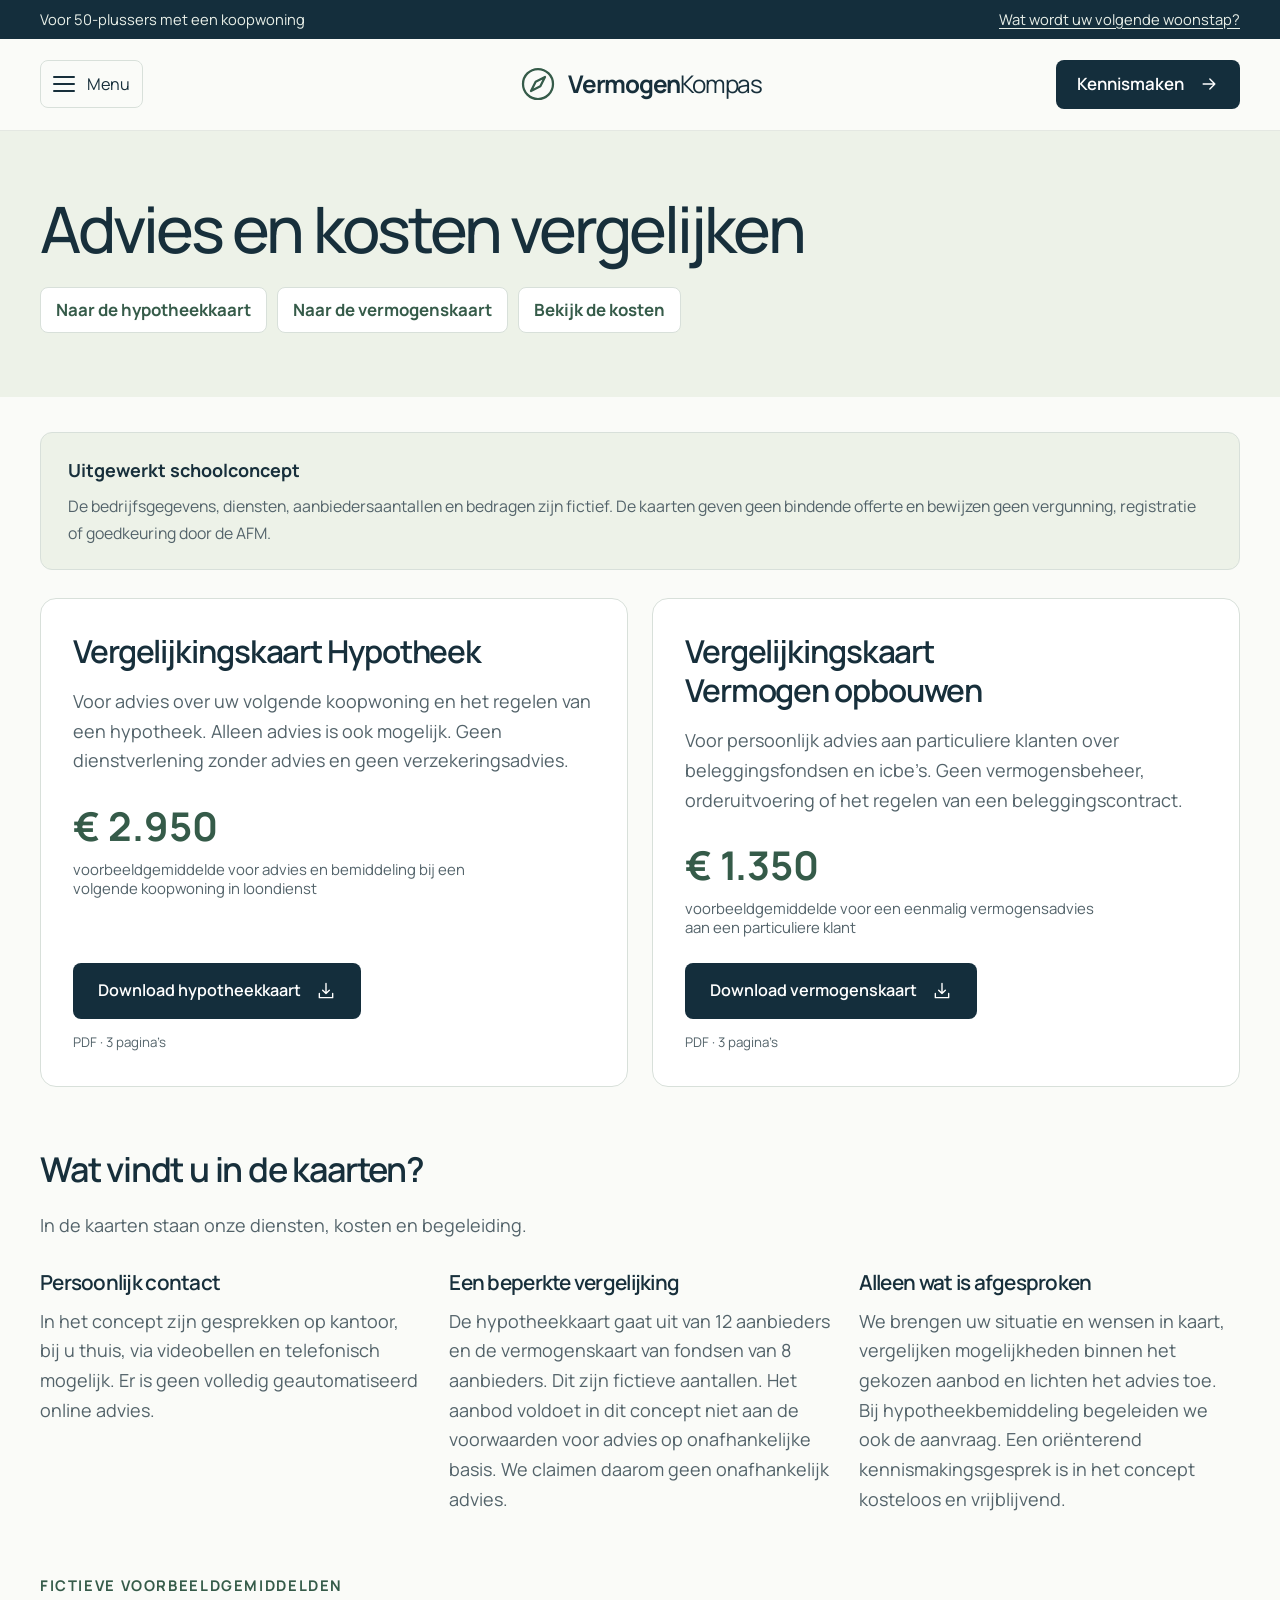
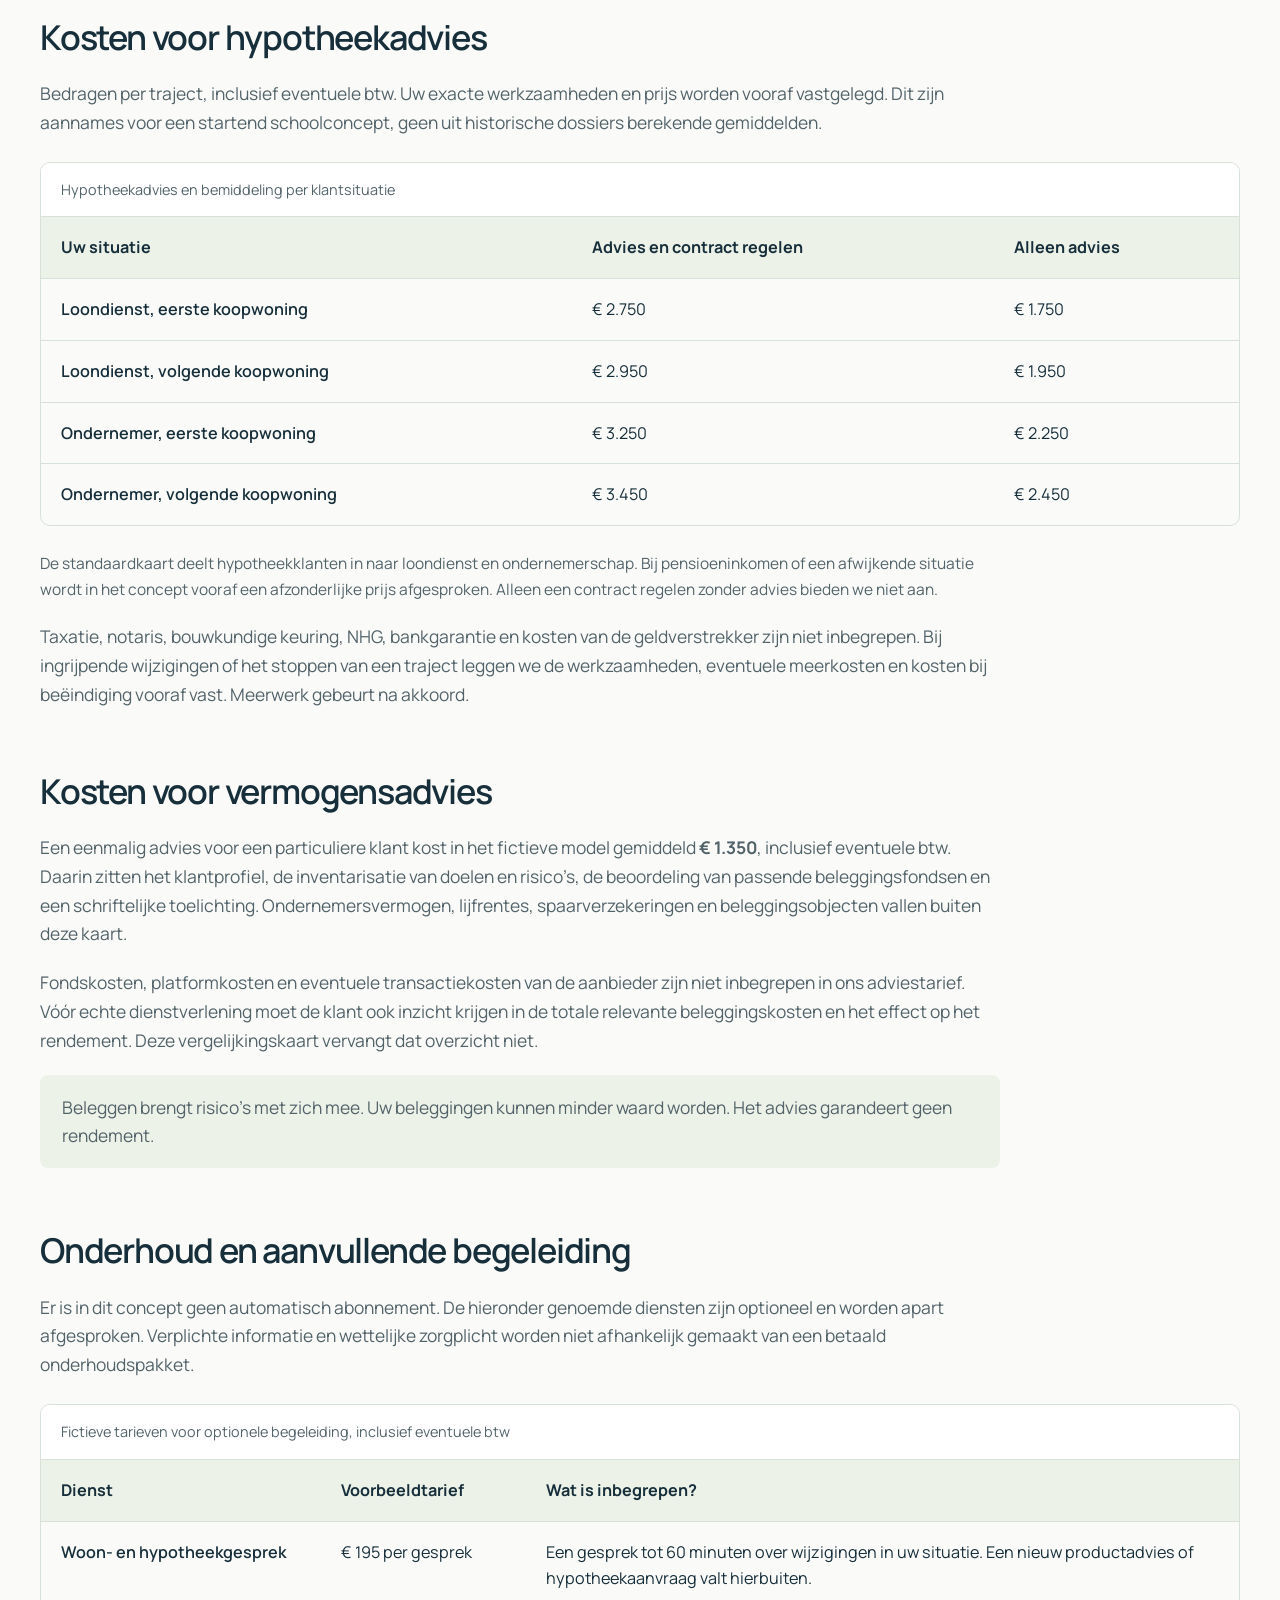
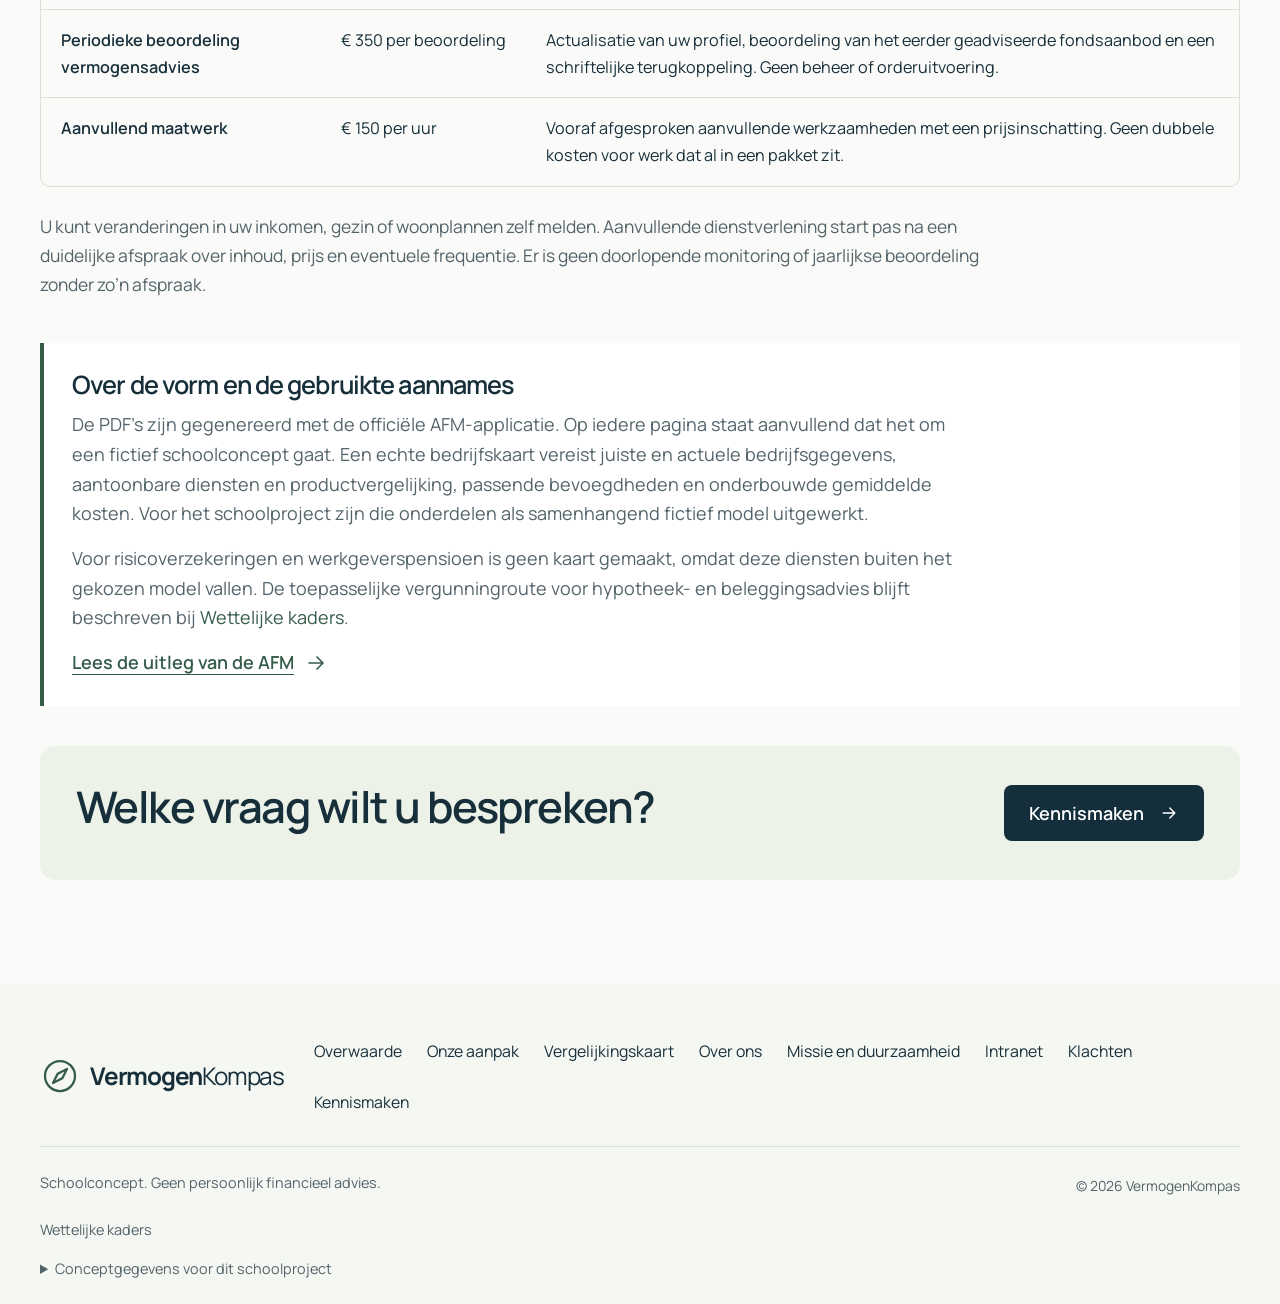
<file: vergelijken.html>
<!doctype html><html lang="nl"><head><meta charset="utf-8"><meta name="viewport" content="width=device-width, initial-scale=1"><meta name="theme-color" content="#142e3c"><meta name="description" content="Download de vergelijkingskaarten van VermogenKompas voor hypotheek en vermogensopbouw. Met fictieve voorbeeldkosten voor het schoolconcept."><title>Vergelijkingskaart | VermogenKompas</title><link rel="icon" type="image/svg+xml" href="data:image/svg+xml,%3Csvg xmlns='http://www.w3.org/2000/svg' viewBox='0 0 48 48'%3E%3Crect width='48' height='48' rx='12' fill='%23142e3c'/%3E%3Ccircle cx='24' cy='24' r='15' stroke='%23cfe2b6' fill='none' stroke-width='2'/%3E%3Cpath d='M31 17L27 27L17 31L21 21Z' fill='%23cfe2b6'/%3E%3C/svg%3E"><link rel="stylesheet" href="site.css"><link rel="stylesheet" href="vergelijken.css"><link rel="stylesheet" href="navigation.css?v=2">
<link rel="stylesheet" href="experience.css?v=2">
<script src="experience.js" defer></script></head><body><svg xmlns="http://www.w3.org/2000/svg" aria-hidden="true" style="position:absolute;width:0;height:0;overflow:hidden">
<symbol id="i-compass" viewBox="0 0 24 24"><circle cx="12" cy="12" r="9"/><path d="m16.2 7.8-2.8 5.6-5.6 2.8 2.8-5.6 5.6-2.8Z"/></symbol>
<symbol id="i-arrow" viewBox="0 0 24 24"><path d="M5 12h14m-6-6 6 6-6 6"/></symbol>
<symbol id="i-back" viewBox="0 0 24 24"><path d="M19 12H5m6-6-6 6 6 6"/></symbol>
<symbol id="i-home" viewBox="0 0 24 24"><path d="m3 10 9-7 9 7M5 9v11h14V9M9 20v-7h6v7"/></symbol>
<symbol id="i-check" viewBox="0 0 24 24"><path d="m5 12 4 4L19 6"/></symbol>
<symbol id="i-chat" viewBox="0 0 24 24"><path d="M21 11.5a8.4 8.4 0 0 1-.9 3.8 8.5 8.5 0 0 1-7.6 4.7 8.4 8.4 0 0 1-3.8-.9L3 21l1.9-5.7a8.4 8.4 0 0 1-.9-3.8 8.5 8.5 0 0 1 4.7-7.6 8.4 8.4 0 0 1 3.8-.9h.5a8.5 8.5 0 0 1 8 8v.5Z"/><path d="M8 10h8m-8 4h5"/></symbol>
<symbol id="i-wallet" viewBox="0 0 24 24"><path d="M20 8V5a2 2 0 0 0-2-2H6a3 3 0 0 0 0 6h14v11H6a3 3 0 0 1-3-3V6"/><path d="M20 12h-5v5h5m-3-2.5h.01"/></symbol>
<symbol id="i-tree" viewBox="0 0 24 24"><path d="m12 3 5 6h-2l4 5h-3l4 4H4l4-4H5l4-5H7l5-6Zm0 15v3"/></symbol>
<symbol id="i-chart" viewBox="0 0 24 24"><path d="M3 3v18h18M7 15l5-5 4 3 5-7M17 6h4v4"/></symbol>
<symbol id="i-menu" viewBox="0 0 24 24"><path d="M4 6h16M4 12h16M4 18h16"/></symbol>
<symbol id="i-lock" viewBox="0 0 24 24"><rect x="5" y="10" width="14" height="11" rx="2"/><path d="M8 10V7a4 4 0 0 1 8 0v3m-4 5v2"/></symbol>
<symbol id="i-clock" viewBox="0 0 24 24"><circle cx="12" cy="12" r="9"/><path d="M12 7v5l3 2"/></symbol>
<symbol id="i-download" viewBox="0 0 24 24"><path d="M12 3v12m-4-4 4 4 4-4M4 15v5h16v-5"/></symbol>
</svg>
<a class="skip-link" href="#inhoud">Direct naar de inhoud</a>
<div class="utility"><div class="wrap"><span>Voor 50-plussers met een koopwoning</span><a href="index.html#wooncheck">Wat wordt uw volgende woonstap?</a></div></div>
<header class="site-header">
<div class="wrap nav-shell">
<button type="button" class="menu-button" id="menu-toggle" aria-label="Menu openen" aria-expanded="false" aria-controls="navigation-panel"><span class="menu-glyph" aria-hidden="true"><span></span><span></span><span></span></span><span>Menu</span></button>
<a class="brand" href="index.html" aria-label="VermogenKompas, naar de startpagina"><svg class="icon mark" aria-hidden="true"><use href="#i-compass"/></svg><span>Vermogen<span>Kompas</span></span></a>
<a href="index.html#contact" class="btn header-contact">Kennismaken<svg class="icon" aria-hidden="true"><use href="#i-arrow"/></svg></a>
</div>
<div class="navigation-panel" id="navigation-panel"><div class="navigation-clip"><nav class="main-nav wrap" id="main-nav" aria-label="Hoofdnavigatie"><div class="nav-group" role="group" aria-labelledby="nav-wonen"><span class="nav-group-title" id="nav-wonen">Wonen</span><a href="hypotheek.html">Hypotheek berekenen<svg class="icon" aria-hidden="true"><use href="#i-arrow"/></svg></a><a href="woonwensen.html">Uw woonwensen<svg class="icon" aria-hidden="true"><use href="#i-arrow"/></svg></a></div><div class="nav-group" role="group" aria-labelledby="nav-vermogen"><span class="nav-group-title" id="nav-vermogen">Vermogen</span><a href="beleggen.html">Beleggen<svg class="icon" aria-hidden="true"><use href="#i-arrow"/></svg></a><a href="vergelijken.html" aria-current="page">Vergelijkingskaart<svg class="icon" aria-hidden="true"><use href="#i-arrow"/></svg></a></div><div class="nav-group" role="group" aria-labelledby="nav-vermogenkompas"><span class="nav-group-title" id="nav-vermogenkompas">VermogenKompas</span><a href="over-ons.html">Over ons<svg class="icon" aria-hidden="true"><use href="#i-arrow"/></svg></a><a href="missie-duurzaamheid.html">Missie en duurzaamheid<svg class="icon" aria-hidden="true"><use href="#i-arrow"/></svg></a><a href="intranet.html">Intranet<svg class="icon" aria-hidden="true"><use href="#i-arrow"/></svg></a><a href="klachten.html">Klachten<svg class="icon" aria-hidden="true"><use href="#i-arrow"/></svg></a><a href="wettelijke-kaders.html">Wettelijke kaders<svg class="icon" aria-hidden="true"><use href="#i-arrow"/></svg></a></div></nav></div></div>
</header>
<button class="menu-backdrop" type="button" tabindex="-1" aria-hidden="true"></button>
<noscript><style>.navigation-panel{position:static;grid-template-rows:1fr;visibility:visible;opacity:1}.navigation-panel .nav-group a{opacity:1;transform:none}.site-header{position:relative}.site-header .menu-button{display:none}</style></noscript>
<main id="inhoud"><section class="page-intro"><div class="wrap"><h1>Advies en kosten vergelijken</h1><nav class="page-jumps" aria-label="Op deze pagina"><a href="#hypotheekkaart">Naar de hypotheekkaart</a><a href="#vermogenskaart">Naar de vermogenskaart</a><a href="#hypotheek-kosten">Bekijk de kosten</a></nav></div></section>
<section class="section content-section compare-downloads"><div class="wrap">
<aside class="concept-notice"><strong>Uitgewerkt schoolconcept</strong><p>De bedrijfsgegevens, diensten, aanbiedersaantallen en bedragen zijn fictief. De kaarten geven geen bindende offerte en bewijzen geen vergunning, registratie of goedkeuring door de AFM.</p></aside>
<div class="download-grid">
<article class="download-card" id="hypotheekkaart"><h2>Vergelijkingskaart Hypotheek</h2><p>Voor advies over uw volgende koopwoning en het regelen van een hypotheek. Alleen advies is ook mogelijk. Geen dienstverlening zonder advies en geen verzekeringsadvies.</p><p class="card-price">€ 2.950 <span>voorbeeldgemiddelde voor advies en bemiddeling bij een volgende koopwoning in loondienst</span></p><a class="btn" href="downloads/vergelijkingskaart-hypotheek.pdf" download>Download hypotheekkaart<svg class="icon" aria-hidden="true"><use href="#i-download"/></svg></a><small>PDF · 3 pagina’s</small></article>
<article class="download-card" id="vermogenskaart"><h2>Vergelijkingskaart Vermogen opbouwen</h2><p>Voor persoonlijk advies aan particuliere klanten over beleggingsfondsen en icbe’s. Geen vermogensbeheer, orderuitvoering of het regelen van een beleggingscontract.</p><p class="card-price">€ 1.350 <span>voorbeeldgemiddelde voor een eenmalig vermogensadvies aan een particuliere klant</span></p><a class="btn" href="downloads/vergelijkingskaart-vermogen.pdf" download>Download vermogenskaart<svg class="icon" aria-hidden="true"><use href="#i-download"/></svg></a><small>PDF · 3 pagina’s</small></article>
</div>
<section class="comparison-explainer"><h2>Wat vindt u in de kaarten?</h2><p>In de kaarten staan onze diensten, kosten en begeleiding.</p><div class="scope-grid"><div><h3>Persoonlijk contact</h3><p>In het concept zijn gesprekken op kantoor, bij u thuis, via videobellen en telefonisch mogelijk. Er is geen volledig geautomatiseerd online advies.</p></div><div><h3>Een beperkte vergelijking</h3><p>De hypotheekkaart gaat uit van 12 aanbieders en de vermogenskaart van fondsen van 8 aanbieders. Dit zijn fictieve aantallen. Het aanbod voldoet in dit concept niet aan de voorwaarden voor advies op onafhankelijke basis. We claimen daarom geen onafhankelijk advies.</p></div><div><h3>Alleen wat is afgesproken</h3><p>We brengen uw situatie en wensen in kaart, vergelijken mogelijkheden binnen het gekozen aanbod en lichten het advies toe. Bij hypotheekbemiddeling begeleiden we ook de aanvraag. Een oriënterend kennismakingsgesprek is in het concept kosteloos en vrijblijvend.</p></div></div></section>
<section class="cost-section" aria-labelledby="hypotheek-kosten"><span class="eyebrow">Fictieve voorbeeldgemiddelden</span><h2 id="hypotheek-kosten">Kosten voor hypotheekadvies</h2><p>Bedragen per traject, inclusief eventuele btw. Uw exacte werkzaamheden en prijs worden vooraf vastgelegd. Dit zijn aannames voor een startend schoolconcept, geen uit historische dossiers berekende gemiddelden.</p><div class="cost-table-wrap"><table class="cost-table"><caption>Hypotheekadvies en bemiddeling per klantsituatie</caption><thead><tr><th scope="col">Uw situatie</th><th scope="col">Advies en contract regelen</th><th scope="col">Alleen advies</th></tr></thead><tbody><tr><th scope="row">Loondienst, eerste koopwoning</th><td>€ 2.750</td><td>€ 1.750</td></tr><tr><th scope="row">Loondienst, volgende koopwoning</th><td>€ 2.950</td><td>€ 1.950</td></tr><tr><th scope="row">Ondernemer, eerste koopwoning</th><td>€ 3.250</td><td>€ 2.250</td></tr><tr><th scope="row">Ondernemer, volgende koopwoning</th><td>€ 3.450</td><td>€ 2.450</td></tr></tbody></table></div><p class="cost-note">De standaardkaart deelt hypotheekklanten in naar loondienst en ondernemerschap. Bij pensioeninkomen of een afwijkende situatie wordt in het concept vooraf een afzonderlijke prijs afgesproken. Alleen een contract regelen zonder advies bieden we niet aan.</p><p>Taxatie, notaris, bouwkundige keuring, NHG, bankgarantie en kosten van de geldverstrekker zijn niet inbegrepen. Bij ingrijpende wijzigingen of het stoppen van een traject leggen we de werkzaamheden, eventuele meerkosten en kosten bij beëindiging vooraf vast. Meerwerk gebeurt na akkoord.</p></section>
<section class="cost-section" aria-labelledby="vermogen-kosten"><h2 id="vermogen-kosten">Kosten voor vermogensadvies</h2><p>Een eenmalig advies voor een particuliere klant kost in het fictieve model gemiddeld <strong>€ 1.350</strong>, inclusief eventuele btw. Daarin zitten het klantprofiel, de inventarisatie van doelen en risico’s, de beoordeling van passende beleggingsfondsen en een schriftelijke toelichting. Ondernemersvermogen, lijfrentes, spaarverzekeringen en beleggingsobjecten vallen buiten deze kaart.</p><p>Fondskosten, platformkosten en eventuele transactiekosten van de aanbieder zijn niet inbegrepen in ons adviestarief. Vóór echte dienstverlening moet de klant ook inzicht krijgen in de totale relevante beleggingskosten en het effect op het rendement. Deze vergelijkingskaart vervangt dat overzicht niet.</p><p class="investment-risk">Beleggen brengt risico’s met zich mee. Uw beleggingen kunnen minder waard worden. Het advies garandeert geen rendement.</p></section>
<section class="maintenance-section" id="onderhoud" aria-labelledby="onderhoud-title"><h2 id="onderhoud-title">Onderhoud en aanvullende begeleiding</h2><p>Er is in dit concept geen automatisch abonnement. De hieronder genoemde diensten zijn optioneel en worden apart afgesproken. Verplichte informatie en wettelijke zorgplicht worden niet afhankelijk gemaakt van een betaald onderhoudspakket.</p><div class="cost-table-wrap"><table class="cost-table"><caption>Fictieve tarieven voor optionele begeleiding, inclusief eventuele btw</caption><thead><tr><th scope="col">Dienst</th><th scope="col">Voorbeeldtarief</th><th scope="col">Wat is inbegrepen?</th></tr></thead><tbody><tr><th scope="row">Woon- en hypotheekgesprek</th><td>€ 195 per gesprek</td><td>Een gesprek tot 60 minuten over wijzigingen in uw situatie. Een nieuw productadvies of hypotheekaanvraag valt hierbuiten.</td></tr><tr><th scope="row">Periodieke beoordeling vermogensadvies</th><td>€ 350 per beoordeling</td><td>Actualisatie van uw profiel, beoordeling van het eerder geadviseerde fondsaanbod en een schriftelijke terugkoppeling. Geen beheer of orderuitvoering.</td></tr><tr><th scope="row">Aanvullend maatwerk</th><td>€ 150 per uur</td><td>Vooraf afgesproken aanvullende werkzaamheden met een prijsinschatting. Geen dubbele kosten voor werk dat al in een pakket zit.</td></tr></tbody></table></div><p>U kunt veranderingen in uw inkomen, gezin of woonplannen zelf melden. Aanvullende dienstverlening start pas na een duidelijke afspraak over inhoud, prijs en eventuele frequentie. Er is geen doorlopende monitoring of jaarlijkse beoordeling zonder zo’n afspraak.</p></section>
<section class="source-note"><h3>Over de vorm en de gebruikte aannames</h3><p>De PDF’s zijn gegenereerd met de officiële AFM-applicatie. Op iedere pagina staat aanvullend dat het om een fictief schoolconcept gaat. Een echte bedrijfskaart vereist juiste en actuele bedrijfsgegevens, aantoonbare diensten en productvergelijking, passende bevoegdheden en onderbouwde gemiddelde kosten. Voor het schoolproject zijn die onderdelen als samenhangend fictief model uitgewerkt.</p><p>Voor risicoverzekeringen en werkgeverspensioen is geen kaart gemaakt, omdat deze diensten buiten het gekozen model vallen. De toepasselijke vergunningroute voor hypotheek- en beleggingsadvies blijft beschreven bij <a href="wettelijke-kaders.html">Wettelijke kaders</a>.</p><a class="text-link" href="https://www.afm.nl/nl-nl/sector/themas/dienstverlening-aan-consumenten/klantrelatie/vergelijkingskaart" target="_blank" rel="noopener noreferrer">Lees de uitleg van de AFM<svg class="icon" aria-hidden="true"><use href="#i-arrow"/></svg></a></section>
<div class="comparison-note"><h2>Welke vraag wilt u bespreken?</h2><a class="btn" href="index.html#contact">Kennismaken<svg class="icon" aria-hidden="true"><use href="#i-arrow"/></svg></a></div>
</div></section></main><footer class="site-footer"><div class="wrap">
<div class="footer-top"><a class="brand" href="index.html" aria-label="VermogenKompas, naar de startpagina"><svg class="icon mark" aria-hidden="true"><use href="#i-compass"/></svg><span>Vermogen<span>Kompas</span></span></a><nav class="footer-links" aria-label="Navigatie onderaan"><a href="index.html#overwaarde">Overwaarde</a><a href="index.html#werkwijze">Onze aanpak</a><a href="vergelijken.html">Vergelijkingskaart</a><a href="over-ons.html">Over ons</a><a href="missie-duurzaamheid.html">Missie en duurzaamheid</a><a href="intranet.html">Intranet</a><a href="klachten.html">Klachten</a><a href="index.html#contact">Kennismaken</a></nav></div>
<div class="footer-bottom"><p>Schoolconcept. Geen persoonlijk financieel advies.</p><span>© <span id="year">2026</span> VermogenKompas</span></div>
<nav class="footer-legal" aria-label="Juridische informatie"><a href="wettelijke-kaders.html">Wettelijke kaders</a></nav>
<details class="about-disclosure"><summary>Conceptgegevens voor dit schoolproject</summary><p>VermogenKompas, Kompaslaan 65, 2595 AB Den Haag. Telefoon 070 000 0065. E-mail info@vermogenkompas.example. Deze adresgegevens en contactgegevens zijn fictief en uitsluitend opgenomen voor het concept.</p></details>
</div></footer><script src="site.js"></script><script src="navigation.js"></script></body></html>
</file>
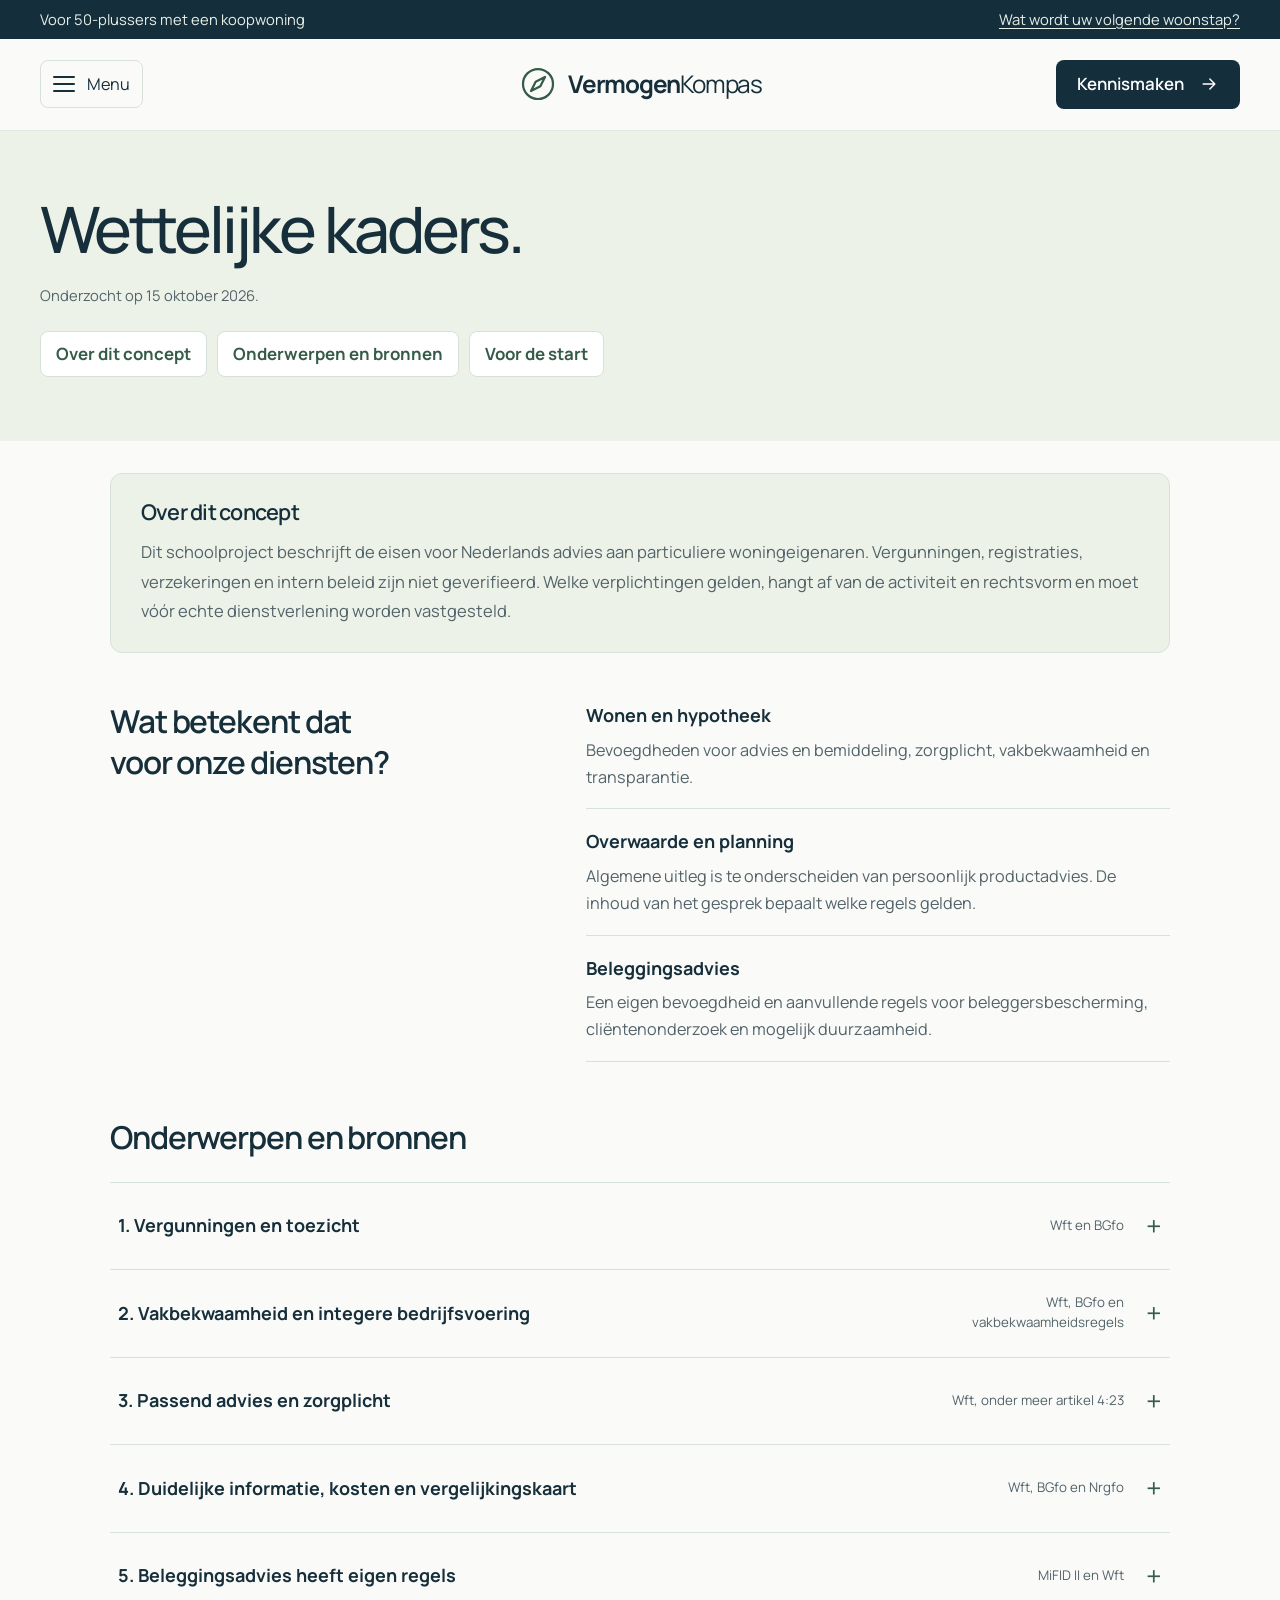
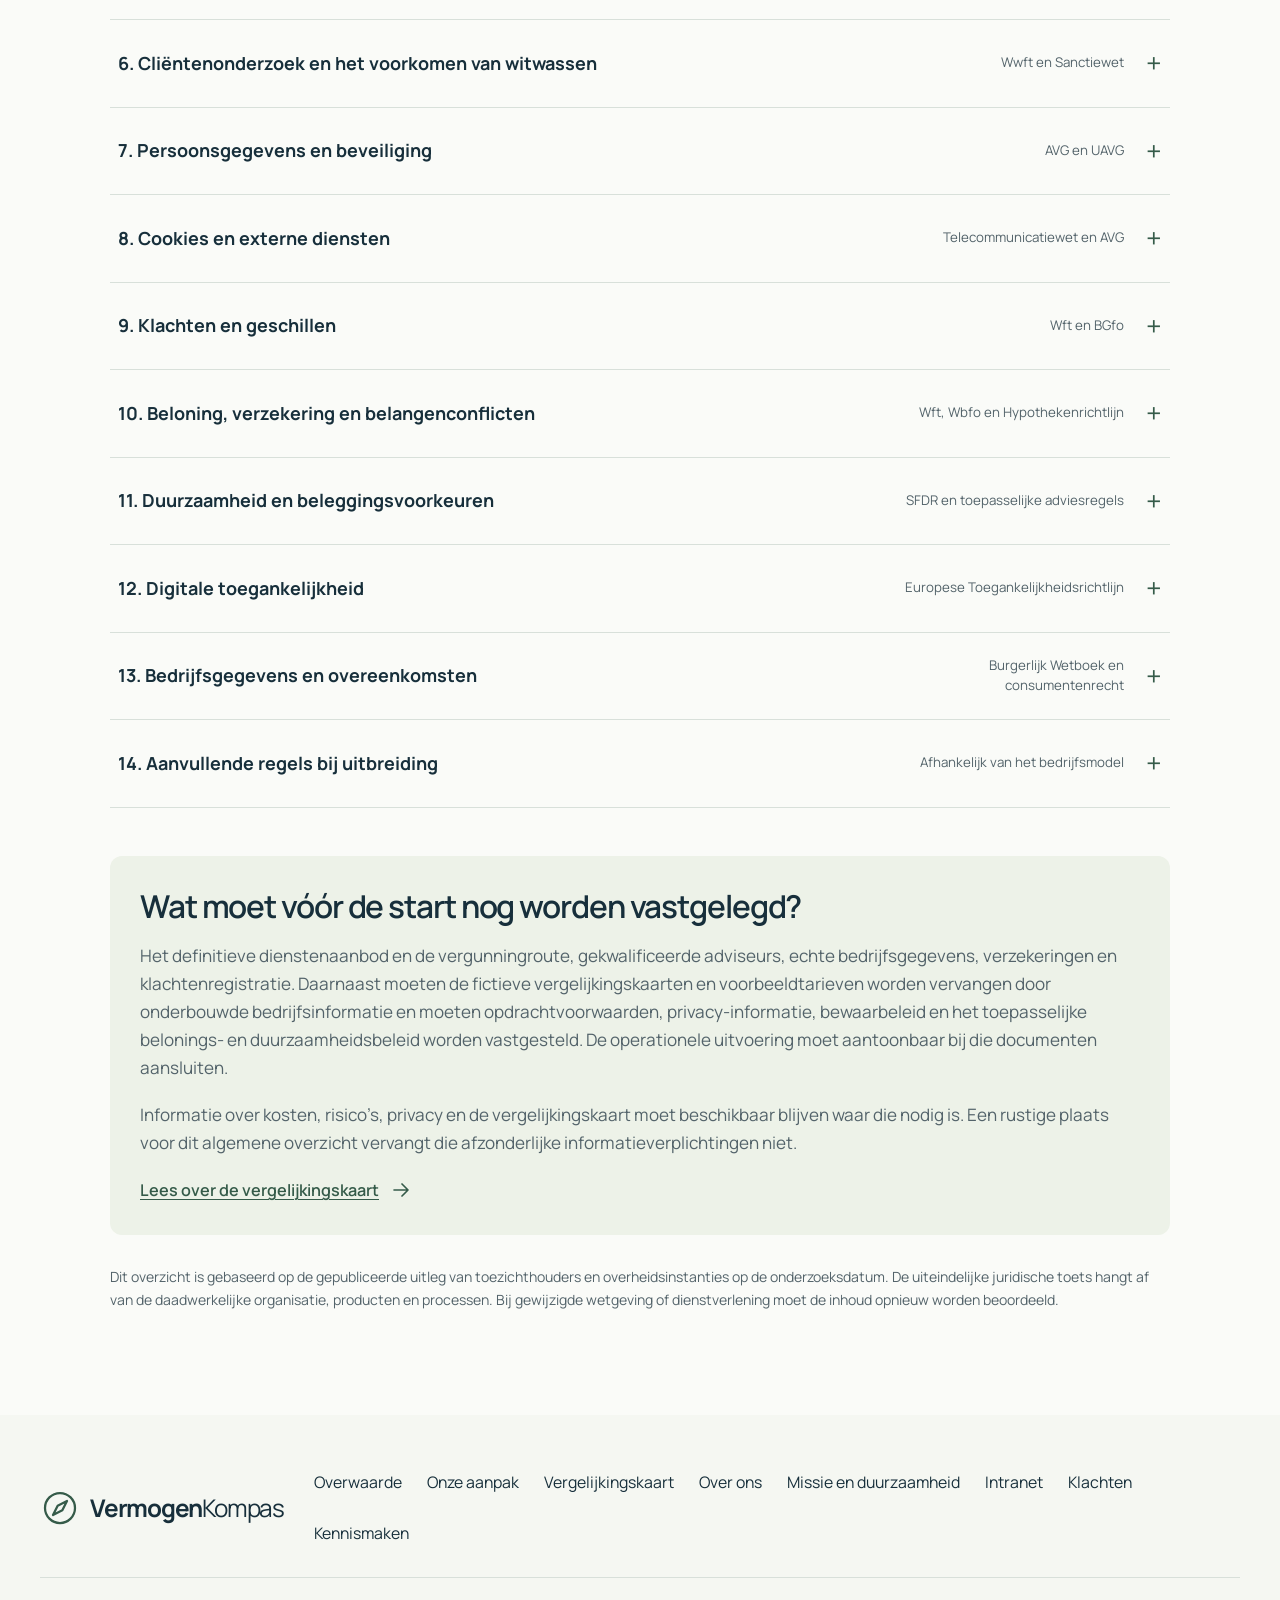
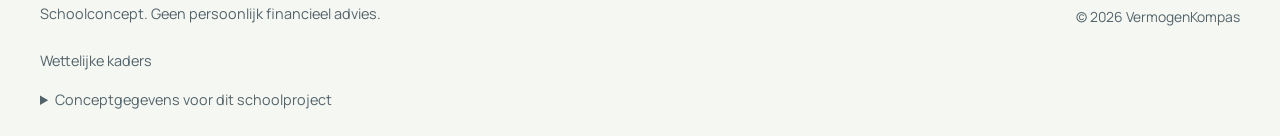
<file: wettelijke-kaders.html>
<!doctype html><html lang="nl"><head><meta charset="utf-8"><meta name="viewport" content="width=device-width, initial-scale=1"><meta name="theme-color" content="#142e3c"><meta name="description" content="De wettelijke kaders voor het concept van VermogenKompas: vergunningen, zorgplicht, beleggen, privacy en transparantie."><title>Wettelijke kaders | VermogenKompas</title><link rel="icon" type="image/svg+xml" href="data:image/svg+xml,%3Csvg xmlns='http://www.w3.org/2000/svg' viewBox='0 0 48 48'%3E%3Crect width='48' height='48' rx='12' fill='%23142e3c'/%3E%3Ccircle cx='24' cy='24' r='15' stroke='%23cfe2b6' fill='none' stroke-width='2'/%3E%3Cpath d='M31 17L27 27L17 31L21 21Z' fill='%23cfe2b6'/%3E%3C/svg%3E"><link rel="stylesheet" href="site.css"><link rel="stylesheet" href="wettelijke-kaders.css"><link rel="stylesheet" href="navigation.css?v=2">
<link rel="stylesheet" href="experience.css?v=2">
<script src="experience.js" defer></script></head><body><svg xmlns="http://www.w3.org/2000/svg" aria-hidden="true" style="position:absolute;width:0;height:0;overflow:hidden">
<symbol id="i-compass" viewBox="0 0 24 24"><circle cx="12" cy="12" r="9"/><path d="m16.2 7.8-2.8 5.6-5.6 2.8 2.8-5.6 5.6-2.8Z"/></symbol>
<symbol id="i-arrow" viewBox="0 0 24 24"><path d="M5 12h14m-6-6 6 6-6 6"/></symbol>
<symbol id="i-back" viewBox="0 0 24 24"><path d="M19 12H5m6-6-6 6 6 6"/></symbol>
<symbol id="i-home" viewBox="0 0 24 24"><path d="m3 10 9-7 9 7M5 9v11h14V9M9 20v-7h6v7"/></symbol>
<symbol id="i-check" viewBox="0 0 24 24"><path d="m5 12 4 4L19 6"/></symbol>
<symbol id="i-chat" viewBox="0 0 24 24"><path d="M21 11.5a8.4 8.4 0 0 1-.9 3.8 8.5 8.5 0 0 1-7.6 4.7 8.4 8.4 0 0 1-3.8-.9L3 21l1.9-5.7a8.4 8.4 0 0 1-.9-3.8 8.5 8.5 0 0 1 4.7-7.6 8.4 8.4 0 0 1 3.8-.9h.5a8.5 8.5 0 0 1 8 8v.5Z"/><path d="M8 10h8m-8 4h5"/></symbol>
<symbol id="i-wallet" viewBox="0 0 24 24"><path d="M20 8V5a2 2 0 0 0-2-2H6a3 3 0 0 0 0 6h14v11H6a3 3 0 0 1-3-3V6"/><path d="M20 12h-5v5h5m-3-2.5h.01"/></symbol>
<symbol id="i-tree" viewBox="0 0 24 24"><path d="m12 3 5 6h-2l4 5h-3l4 4H4l4-4H5l4-5H7l5-6Zm0 15v3"/></symbol>
<symbol id="i-chart" viewBox="0 0 24 24"><path d="M3 3v18h18M7 15l5-5 4 3 5-7M17 6h4v4"/></symbol>
<symbol id="i-menu" viewBox="0 0 24 24"><path d="M4 6h16M4 12h16M4 18h16"/></symbol>
<symbol id="i-lock" viewBox="0 0 24 24"><rect x="5" y="10" width="14" height="11" rx="2"/><path d="M8 10V7a4 4 0 0 1 8 0v3m-4 5v2"/></symbol>
<symbol id="i-clock" viewBox="0 0 24 24"><circle cx="12" cy="12" r="9"/><path d="M12 7v5l3 2"/></symbol>
<symbol id="i-download" viewBox="0 0 24 24"><path d="M12 3v12m-4-4 4 4 4-4M4 15v5h16v-5"/></symbol>
</svg>
<a class="skip-link" href="#inhoud">Direct naar de inhoud</a>
<div class="utility"><div class="wrap"><span>Voor 50-plussers met een koopwoning</span><a href="index.html#wooncheck">Wat wordt uw volgende woonstap?</a></div></div>
<header class="site-header">
<div class="wrap nav-shell">
<button type="button" class="menu-button" id="menu-toggle" aria-label="Menu openen" aria-expanded="false" aria-controls="navigation-panel"><span class="menu-glyph" aria-hidden="true"><span></span><span></span><span></span></span><span>Menu</span></button>
<a class="brand" href="index.html" aria-label="VermogenKompas, naar de startpagina"><svg class="icon mark" aria-hidden="true"><use href="#i-compass"/></svg><span>Vermogen<span>Kompas</span></span></a>
<a href="index.html#contact" class="btn header-contact">Kennismaken<svg class="icon" aria-hidden="true"><use href="#i-arrow"/></svg></a>
</div>
<div class="navigation-panel" id="navigation-panel"><div class="navigation-clip"><nav class="main-nav wrap" id="main-nav" aria-label="Hoofdnavigatie"><div class="nav-group" role="group" aria-labelledby="nav-wonen"><span class="nav-group-title" id="nav-wonen">Wonen</span><a href="hypotheek.html">Hypotheek berekenen<svg class="icon" aria-hidden="true"><use href="#i-arrow"/></svg></a><a href="woonwensen.html">Uw woonwensen<svg class="icon" aria-hidden="true"><use href="#i-arrow"/></svg></a></div><div class="nav-group" role="group" aria-labelledby="nav-vermogen"><span class="nav-group-title" id="nav-vermogen">Vermogen</span><a href="beleggen.html">Beleggen<svg class="icon" aria-hidden="true"><use href="#i-arrow"/></svg></a><a href="vergelijken.html">Vergelijkingskaart<svg class="icon" aria-hidden="true"><use href="#i-arrow"/></svg></a></div><div class="nav-group" role="group" aria-labelledby="nav-vermogenkompas"><span class="nav-group-title" id="nav-vermogenkompas">VermogenKompas</span><a href="over-ons.html">Over ons<svg class="icon" aria-hidden="true"><use href="#i-arrow"/></svg></a><a href="missie-duurzaamheid.html">Missie en duurzaamheid<svg class="icon" aria-hidden="true"><use href="#i-arrow"/></svg></a><a href="intranet.html">Intranet<svg class="icon" aria-hidden="true"><use href="#i-arrow"/></svg></a><a href="klachten.html">Klachten<svg class="icon" aria-hidden="true"><use href="#i-arrow"/></svg></a><a href="wettelijke-kaders.html" aria-current="page">Wettelijke kaders<svg class="icon" aria-hidden="true"><use href="#i-arrow"/></svg></a></div></nav></div></div>
</header>
<button class="menu-backdrop" type="button" tabindex="-1" aria-hidden="true"></button>
<noscript><style>.navigation-panel{position:static;grid-template-rows:1fr;visibility:visible;opacity:1}.navigation-panel .nav-group a{opacity:1;transform:none}.site-header{position:relative}.site-header .menu-button{display:none}</style></noscript>
<main id="inhoud">
<section class="page-intro legal-intro"><div class="wrap"><h1>Wettelijke kaders.</h1><p class="legal-date">Onderzocht op 15 oktober 2026.</p><nav class="page-jumps" aria-label="Op deze pagina"><a href="#status-title">Over dit concept</a><a href="#kaders">Onderwerpen en bronnen</a><a href="#next-title">Voor de start</a></nav></div></section>
<section class="section content-section legal-content"><div class="wrap">
<aside class="legal-status" aria-labelledby="status-title"><h2 id="status-title">Over dit concept</h2><p>Dit schoolproject beschrijft de eisen voor Nederlands advies aan particuliere woningeigenaren. Vergunningen, registraties, verzekeringen en intern beleid zijn niet geverifieerd. Welke verplichtingen gelden, hangt af van de activiteit en rechtsvorm en moet vóór echte dienstverlening worden vastgesteld.</p></aside>
<div class="legal-map"><div><h2>Wat betekent dat voor onze diensten?</h2></div><ul><li><strong>Wonen en hypotheek</strong><span>Bevoegdheden voor advies en bemiddeling, zorgplicht, vakbekwaamheid en transparantie.</span></li><li><strong>Overwaarde en planning</strong><span>Algemene uitleg is te onderscheiden van persoonlijk productadvies. De inhoud van het gesprek bepaalt welke regels gelden.</span></li><li><strong>Beleggingsadvies</strong><span>Een eigen bevoegdheid en aanvullende regels voor beleggersbescherming, cliëntenonderzoek en mogelijk duurzaamheid.</span></li></ul></div>
<div class="legal-heading" id="kaders"><h2>Onderwerpen en bronnen</h2></div>
<details class="legal-detail" id="vergunning"><summary><span>1. Vergunningen en toezicht</span><small>Wft en BGfo</small></summary><div class="legal-detail-body"><p>Persoonlijk adviseren over een specifiek financieel product en bemiddelen bij het afsluiten daarvan zijn in beginsel vergunningplichtig. Het gaat om wat een onderneming feitelijk doet. Een tekst als “geen advies” verandert die beoordeling niet. Voor hypotheekadvies en hypotheekbemiddeling moeten de juiste productbevoegdheden zijn geregeld, via een eigen vergunning of een wettelijk toegestane constructie onder verantwoordelijkheid van een vergunninghouder.</p><p>Algemene uitleg over wonen of financiële planning kan buiten deze vergunningplicht blijven zolang geen gereguleerd productadvies of bemiddeling plaatsvindt. Vóór de start moeten de diensten, verantwoordelijkheden en bevoegdheden worden vastgesteld. Een inschrijving bij KVK is geen AFM-vergunning. Deze conceptwebsite toont geen geverifieerde vergunningstatus van VermogenKompas.</p><p class="legal-sources">Bronnen: <a href="https://www.afm.nl/nl-nl/sector/themas/verplichtingen-voor-ondernemingen/melden-en-aanvragen" target="_blank" rel="noopener noreferrer">AFM: vergunningen en bevoegdheden</a></p></div></details>
<details class="legal-detail" id="vakbekwaamheid"><summary><span>2. Vakbekwaamheid en integere bedrijfsvoering</span><small>Wft, BGfo en vakbekwaamheidsregels</small></summary><div class="legal-detail-body"><p>Adviseurs hebben geldige beroepskwalificaties nodig voor de producten waarover zij adviseren en houden die geldig met permanente educatie. Medewerkers met inhoudelijk klantcontact moeten hun kennis actueel houden. Een hbo-opleiding of persoonlijke introductie op de website bewijst op zichzelf geen adviesbevoegdheid.</p><p>Ook moeten bestuurders aan de toepasselijke geschiktheids- en betrouwbaarheidseisen voldoen. De organisatie moet onder meer verantwoordelijkheden, incidenten, belangenconflicten, uitbesteding en dossiervorming beheersen. De toepasselijke eed of belofte en meldingen aan de AFM horen bij deze inrichting.</p><p class="legal-sources">Bronnen: <a href="https://www.afm.nl/nl-nl/sector/adviseurs-bemiddelaars-en-gevolmachtigde-agenten/themas/vakbekwaamheidseisen" target="_blank" rel="noopener noreferrer">AFM: vakbekwaamheidseisen</a> · <a href="https://www.afm.nl/nl-nl/sector/adviseurs-bemiddelaars-en-gevolmachtigde-agenten/doorlopende-eisen-en-bedrijfsvoering" target="_blank" rel="noopener noreferrer">AFM: doorlopende eisen en bedrijfsvoering</a></p></div></details>
<details class="legal-detail" id="zorgplicht"><summary><span>3. Passend advies en zorgplicht</span><small>Wft, onder meer artikel 4:23</small></summary><div class="legal-detail-body"><p>Een persoonlijk advies vraagt eerst om inzicht in de relevante financiële positie, kennis, ervaring, doelen en risicobereidheid van de klant. Bij onze beschreven doelgroep zijn ook pensioeninkomen, betaalbare maandlasten, financiële buffers en veranderingen in de gezinssituatie belangrijke aandachtspunten. De adviseur moet kunnen uitleggen en vastleggen waarom het advies past.</p><p>De afspraken over begeleiding, actualisatie en nazorg moeten duidelijk zijn. De wettelijke zorgplicht kan niet met een disclaimer worden uitgesloten. De Woon &amp; VermogenCheck en hypotheekcalculator geven uitsluitend een oriëntatie. Ze vervangen geen volledig klantonderzoek, persoonlijk advies of de beoordeling door een geldverstrekker.</p><p class="legal-sources">Bronnen: <a href="https://www.afm.nl/nl-nl/sector/themas/dienstverlening-aan-consumenten/klantrelatie/dienstverlening-op-maat" target="_blank" rel="noopener noreferrer">AFM: advies op maat</a> · <a href="https://www.afm.nl/nl-nl/sector/adviseurs-bemiddelaars-en-gevolmachtigde-agenten/beloning/directe-beloning" target="_blank" rel="noopener noreferrer">AFM: directe beloning</a></p></div></details>
<details class="legal-detail" id="informatie"><summary><span>4. Duidelijke informatie, kosten en vergelijkingskaart</span><small>Wft, BGfo en Nrgfo</small></summary><div class="legal-detail-body"><p>Informatie over financiële diensten moet juist, begrijpelijk en niet misleidend zijn. Voordelen, beperkingen, kosten en risico’s moeten samen een evenwichtig beeld geven. Resultaten uit een calculator mogen niet worden gepresenteerd als een gegarandeerde financiering of bindend aanbod.</p><p>Voor diensten die binnen de verplichting vallen, zoals hypotheekadvies, moet de onderneming een eigen gestandaardiseerde vergelijkingskaart vroegtijdig verstrekken en goed vindbaar publiceren bij de dienst en de kosten. Alleen een algemene uitlegpagina is onvoldoende. Op de <a href="vergelijken.html">pagina met vergelijkingskaarten</a> staan nu twee PDF’s, gemaakt met de AFM-applicatie en ingevuld met fictieve gegevens voor het schoolconcept. Ze bewijzen geen bevoegdheid of naleving en vervangen geen kaart met echte, onderbouwde bedrijfsgegevens.</p><p>Voor aanvang moeten de klant en adviseur weten welke werkzaamheden en kosten worden afgesproken, hoe breed producten worden vergeleken en wie verantwoordelijk is. Voor hypotheken en andere producten onder het provisieverbod wordt advies en bemiddeling in beginsel rechtstreeks door de klant betaald. Een claim over onafhankelijkheid moet aantoonbaar kloppen.</p><p class="legal-sources">Bronnen: <a href="https://www.afm.nl/nl-nl/sector/adviseurs-bemiddelaars-en-gevolmachtigde-agenten/doorlopende-eisen-en-bedrijfsvoering/informatieverstrekking" target="_blank" rel="noopener noreferrer">AFM: informatieverstrekking</a> · <a href="https://www.afm.nl/nl-nl/sector/themas/dienstverlening-aan-consumenten/klantrelatie/vergelijkingskaart" target="_blank" rel="noopener noreferrer">AFM: vergelijkingskaart</a> · <a href="https://www.afm.nl/nl-nl/sector/adviseurs-bemiddelaars-en-gevolmachtigde-agenten/beloning/directe-beloning" target="_blank" rel="noopener noreferrer">AFM: directe beloning</a></p></div></details>
<details class="legal-detail" id="beleggen"><summary><span>5. Beleggingsadvies heeft eigen regels</span><small>MiFID II en Wft</small></summary><div class="legal-detail-body"><p>Een hypotheekvergunning geeft niet automatisch de bevoegdheid om persoonlijke aanbevelingen over financiële instrumenten te doen. Daarvoor is een passende beleggingsbevoegdheid nodig. Onder voorwaarden is een registratie of vergunning voor het nationaal regime mogelijk. Dat regime is beperkt tot advies over en eventueel het ontvangen en doorgeven van orders in deelnemingsrechten in beleggingsfondsen en icbe’s. Het staat geen individueel vermogensbeheer toe.</p><p>De toepasselijke regels omvatten onder meer klantonderzoek, een geschiktheidsbeoordeling, kosteninformatie, informatie over de aard van het advies en het beheersen van belangenconflicten. Bij een doorlopende beleggingsrelatie gelden aanvullende rapportageverplichtingen. Voor een ruimer aanbod, zoals andere financiële instrumenten of vermogensbeheer, moet afzonderlijk worden beoordeeld welke vergunning nodig is.</p><p>De beleggingsdienstverlening, aanbieder en bevoegdheid van VermogenKompas zijn in dit concept nog niet vastgesteld. Er worden via deze website geen beleggingsorders uitgevoerd. Beleggen brengt risico’s mee. U kunt een deel van uw inleg verliezen.</p><p class="legal-sources">Bronnen: <a href="https://www.afm.nl/nl-nl/sector/adviseurs-bemiddelaars-en-gevolmachtigde-agenten/specifieke-dienstverlening/nationaal-regime" target="_blank" rel="noopener noreferrer">AFM: nationaal regime voor financieel dienstverleners</a> · <a href="https://www.afm.nl/nl-nl/sector/beleggingsondernemingen/vereisten-en-vergunningen/vergunning-nationaal-regime" target="_blank" rel="noopener noreferrer">AFM: vergunning nationaal regime</a></p></div></details>
<details class="legal-detail" id="wwft"><summary><span>6. Cliëntenonderzoek en het voorkomen van witwassen</span><small>Wwft en Sanctiewet</small></summary><div class="legal-detail-body"><p>De Wwft geldt onder meer voor beleggingsondernemingen, dienstverleners onder het nationaal regime en bemiddelaars in levensverzekeringen. Alleen hypotheekadvies of algemene woonplanning maakt een onderneming niet automatisch een Wwft-instelling. De gekozen activiteiten zijn bepalend. De Sanctiewet moet daarnaast afzonderlijk op toepasselijkheid worden beoordeeld.</p><p>Waar de Wwft geldt, moet de organisatie onder meer risico’s beoordelen, cliënten en uiteindelijk belanghebbenden identificeren en verifiëren, de relatie monitoren en ongebruikelijke transacties bij FIU-Nederland melden. Ook horen daar bewaarplichten en interne procedures bij. Een bank of andere betrokken dienstverlener kan voor zijn eigen onderzoek gegevens over de herkomst van geld vragen. Dat betekent niet dat alle partijen dezelfde wettelijke taak hebben.</p><p class="legal-sources">Bronnen: <a href="https://www.afm.nl/nl-nl/sector/adviseurs-bemiddelaars-en-gevolmachtigde-agenten/doorlopende-eisen-en-bedrijfsvoering/wwft-en-sanctiewet" target="_blank" rel="noopener noreferrer">AFM: Wwft en Sanctiewet</a></p></div></details>
<details class="legal-detail" id="privacy"><summary><span>7. Persoonsgegevens en beveiliging</span><small>AVG en UAVG</small></summary><div class="legal-detail-body"><p>Bij persoonsgegevens gelden onder meer een geldige grondslag, een duidelijk doel, dataminimalisatie, beveiliging en passende bewaartermijnen. Een privacyverklaring moet aansluiten op de werkelijkheid en onder meer de verantwoordelijke organisatie, doelen, grondslagen, ontvangers, eventuele doorgiften, bewaartermijnen en privacyrechten uitleggen. Waar nodig zijn verwerkersovereenkomsten en een beoordeling van internationale doorgiften vereist.</p><p>Voor een echte adviespraktijk moeten toegang tot dossiers, het verwerkingsregister en de afhandeling van privacyverzoeken worden ingericht. Datalekken moeten worden vastgelegd en beoordeeld. Als melding verplicht is, geldt in beginsel melding aan de AP binnen 72 uur na kennisname. Bij een hoog risico moeten ook betrokkenen worden geïnformeerd.</p><p><strong>Huidige website:</strong> invoer in de check, calculator en het contactformulier wordt lokaal in de browser verwerkt. Er is geen verzending van aanvragen vanuit deze formulieren. Een gedownload bestand bewaart de bezoeker zelf. Hosting en het laden van externe afbeeldingen kunnen wel technische gegevens, zoals het IP-adres, verwerken. De hostingpartij, loginstellingen en bewaartermijnen zijn nog niet vastgesteld. Dit overzicht is daarom geen volledige privacyverklaring voor een operationele onderneming.</p><p class="legal-sources">Bronnen: <a href="https://autoriteitpersoonsgegevens.nl/nl/zelf-doen/privacyrechten/recht-op-informatie" target="_blank" rel="noopener noreferrer">Autoriteit Persoonsgegevens: recht op informatie</a> · <a href="https://autoriteitpersoonsgegevens.nl/themas/beveiliging/datalekken/datalek-dit-moet-u-doen" target="_blank" rel="noopener noreferrer">Autoriteit Persoonsgegevens: datalekken</a></p></div></details>
<details class="legal-detail" id="cookies"><summary><span>8. Cookies en externe diensten</span><small>Telecommunicatiewet en AVG</small></summary><div class="legal-detail-body"><p>Trackingcookies en vergelijkbare technieken die toestemming vereisen, mogen pas na een geldige keuze worden geactiveerd. Voor noodzakelijke functionele cookies en analytische cookies met weinig privacygevolgen kan een uitzondering gelden. De beoordeling hangt af van de concrete techniek en instellingen.</p><p>De huidige broncode bevat geen eigen tracking- of advertentiecookies. Er worden wel sfeerfoto’s bij Unsplash opgevraagd. Dat externe netwerkverkeer staat los van de vraag of er cookies worden geplaatst. Vóór ingebruikname moeten ook hosting, externe inhoud en eventuele statistiekdiensten worden gecontroleerd. Een cookiebanner toevoegen zonder dat daarvoor aanleiding bestaat, is geen vervanging voor dat onderzoek.</p><p class="legal-sources">Bronnen: <a href="https://www.rijksoverheid.nl/themas/overheid-en-democratie/privacy-en-persoonsgegevens/vraag-en-antwoord/telecommunicatie/mag-een-website-ongevraagd-cookies-plaatsen" target="_blank" rel="noopener noreferrer">Rijksoverheid: regels voor cookies</a></p></div></details>
<details class="legal-detail" id="klachten"><summary><span>9. Klachten en geschillen</span><small>Wft en BGfo</small></summary><div class="legal-detail-body"><p>Een financiële onderneming moet klachten zorgvuldig behandelen en klanten informeren over de interne klachtenprocedure en de toepasselijke externe geschillenroute. Voor de hier beoogde consumentgerichte adviesdiensten moet de aansluiting bij de erkende geschilleninstantie Kifid worden geregeld voor zover de wettelijke verplichting geldt. De werkelijke aansluiting, registratie en voorwaarden moeten controleerbaar zijn.</p><p>Een klacht begint bij de onderneming. Als een inhoudelijke reactie na acht weken uitblijft of de klant ontevreden is, kan behandeling door Kifid mogelijk zijn. De geldende indieningstermijnen en het reglement blijven bepalend. De AFM gebruikt signalen voor toezicht en beslist niet over een individuele schadevergoeding. Bekijk de <a href="klachten.html">conceptklachtenprocedure</a>. Een Kifid-aansluiting van VermogenKompas is niet bevestigd.</p><p class="legal-sources">Bronnen: <a href="https://www.afm.nl/nl-nl/sector/adviseurs-bemiddelaars-en-gevolmachtigde-agenten/doorlopende-eisen-en-bedrijfsvoering/informatieverstrekking" target="_blank" rel="noopener noreferrer">AFM: informatieverstrekking</a> · <a href="https://www.afm.nl/nl-nl/consumenten/klachten/klachten-over-financiele-ondernemingen" target="_blank" rel="noopener noreferrer">AFM: klachten over financiële ondernemingen</a> · <a href="https://www.kifid.nl/dienstverlenersregister/" target="_blank" rel="noopener noreferrer">Kifid: dienstverlenersregister</a></p></div></details>
<details class="legal-detail" id="beloning"><summary><span>10. Beloning, verzekering en belangenconflicten</span><small>Wft, Wbfo en Hypothekenrichtlijn</small></summary><div class="legal-detail-body"><p>Een beloning mag geen prikkel geven om het klantbelang te schaden. Waar de regels over beheerst beloningsbeleid gelden, moet de onderneming dat beleid vastleggen en de vereiste beschrijving openbaar maken op de website. Omvang, personeelsstructuur en uitzonderingen bepalen de precieze verplichtingen. Er is nog geen vastgesteld beloningsbeleid voor dit concept.</p><p>Voor bemiddeling in hypothecair krediet is een beroepsaansprakelijkheidsverzekering of vergelijkbare garantie verplicht. Ook andere activiteiten kunnen verzekeringsvereisten meebrengen. De vereiste dekking moet aansluiten op de feitelijke bevoegdheden en activiteiten. Een verzekering of naleving daarvan wordt met deze pagina niet bevestigd.</p><p class="legal-sources">Bronnen: <a href="https://www.afm.nl/nl-nl/sector/themas/verplichtingen-voor-ondernemingen/melden-en-aanvragen/beheerst-beloningsbeleid" target="_blank" rel="noopener noreferrer">AFM: beheerst beloningsbeleid</a> · <a href="https://www.afm.nl/nl-nl/sector/themas/dienstverlening-aan-consumenten/financiele-producten/hypothekenrichtlijn-mcd" target="_blank" rel="noopener noreferrer">AFM: Europese Hypothekenrichtlijn</a></p></div></details>
<details class="legal-detail" id="duurzaamheid"><summary><span>11. Duurzaamheid en beleggingsvoorkeuren</span><small>SFDR en toepasselijke adviesregels</small></summary><div class="legal-detail-body"><p>Bij beleggingsadvies moeten de toepasselijke regels voor duurzaamheidsvoorkeuren worden meegenomen. Duurzaamheidsclaims moeten onderbouwd zijn. Een groene uitstraling of algemene missie zegt niet hoe beleggingsrisico’s en negatieve effecten op mens en milieu worden behandeld.</p><p>De SFDR geldt onder meer voor financieel adviseurs met drie of meer werknemers die beleggingsadvies of advies over verzekeringsgerelateerde beleggingsproducten geven. Waar de SFDR geldt, moet de website informatie bevatten over duurzaamheidsrisico’s, de behandeling van ongunstige duurzaamheidseffecten en de aansluiting van het beloningsbeleid daarop. De vier getoonde adviseurs bewijzen niet hoeveel werknemers de onderneming juridisch heeft. De <a href="missie-duurzaamheid.html">missie en duurzaamheidspositionering</a> vervangen de vereiste beleidsinformatie niet. Die moet na de keuze voor het bedrijfsmodel worden vastgesteld.</p><p class="legal-sources">Bronnen: <a href="https://www.afm.nl/nl-nl/sector/themas/duurzaamheid/geschiktheidstoets-duurzaamheid" target="_blank" rel="noopener noreferrer">AFM: duurzaamheidsvoorkeuren</a> · <a href="https://www.afm.nl/nl-nl/sector/themas/duurzaamheid/sfdr/vereisten" target="_blank" rel="noopener noreferrer">AFM: vereisten uit de SFDR</a></p></div></details>
<details class="legal-detail" id="toegankelijkheid"><summary><span>12. Digitale toegankelijkheid</span><small>Europese Toegankelijkheidsrichtlijn</small></summary><div class="legal-detail-body"><p>Sinds 28 juni 2025 gelden toegankelijkheidsvoorschriften voor onder meer bankdiensten en financiële e-handelsdiensten aan consumenten, waaronder online advies- en bemiddelingsdiensten. Binnen de reikwijdte moeten de dienst, informatie en bediening toegankelijk zijn en moet de vereiste informatie over toegankelijkheid beschikbaar zijn.</p><p>Voor dienstverlenende micro-ondernemingen bestaat een vrijstelling bij minder dan tien medewerkers én een jaaromzet of jaarlijks balanstotaal van maximaal twee miljoen euro. Of VermogenKompas daaronder valt, is nog niet vastgesteld. Leesbare tekst, toetsenbordbediening en duidelijke formulieren blijven ook voor dit concept uitgangspunten. Er is geen volledige toegankelijkheidsaudit uitgevoerd.</p><p class="legal-sources">Bronnen: <a href="https://www.afm.nl/nl-nl/sector/themas/dienstverlening-aan-consumenten/toegankelijkheid" target="_blank" rel="noopener noreferrer">AFM: toegankelijkheid van financiële dienstverlening</a></p></div></details>
<details class="legal-detail" id="overeenkomst"><summary><span>13. Bedrijfsgegevens en overeenkomsten</span><small>Burgerlijk Wetboek en consumentenrecht</small></summary><div class="legal-detail-body"><p>Bij een echte onderneming moeten de juiste identiteit en verplichte bedrijfs- en contactgegevens beschikbaar zijn. Denk aan de juridische naam, het vestigingsadres, bereikbare contactgegevens, KVK-nummer en, waar van toepassing, btw-identificatie en toezichtgegevens. De huidige fictieve schoolgegevens voldoen niet als gegevens van een operationeel advieskantoor.</p><p>Een adviesopdracht vraagt duidelijke afspraken over werkzaamheden, kosten, looptijd, beëindiging, aansprakelijkheid en klachten. Bij overeenkomsten op afstand gelden aanvullende informatie- en consumentenrechten. De toepasselijke bedenktijd, uitzonderingen en eventuele online herroepingsfunctie moeten per dienst en afsluitroute worden bepaald. Sinds 19 juni 2026 is het gewijzigde Europese kader voor financiële diensten op afstand van toepassing. Deze website sluit op dit moment geen advies- of productovereenkomsten.</p><p class="legal-sources">Bronnen: <a href="https://ondernemersplein.overheid.nl/wetten-en-regels/regels-voor-bedrijfscorrespondentie/" target="_blank" rel="noopener noreferrer">Ondernemersplein: verplichte bedrijfsgegevens</a> · <a href="https://commission.europa.eu/law/law-topic/consumer-protection-law/consumer-contract-law/consumer-rights-directive_en" target="_blank" rel="noopener noreferrer">Europese Commissie: consumentenrechten en financiële diensten op afstand</a></p></div></details>
<details class="legal-detail" id="aanvullend"><summary><span>14. Aanvullende regels bij uitbreiding</span><small>Afhankelijk van het bedrijfsmodel</small></summary><div class="legal-detail-body"><p>Een volledige beleggingsonderneming kan daarnaast onder regels voor kapitaal, rapportage en digitale weerbaarheid, waaronder DORA, vallen. De reikwijdte en uitzonderingen moeten vooraf worden getoetst. Het aanbieden van verzekeringen, pensioenen of andere diensten vraagt een aanvullende beoordeling van de betreffende regels en productbevoegdheden.</p><p>Bij hypotheekadvies spelen ook de actuele leennormen, kredietinformatie en productdocumenten een rol. Bij nalatenschap, schenken en fiscale keuzes moeten de grenzen van de eigen deskundigheid en de rol van een notaris of fiscalist duidelijk zijn. Veranderingen in activiteiten, samenwerkingen of wetgeving vragen steeds om actualisatie van dit overzicht.</p><p class="legal-sources">Bronnen: <a href="https://www.afm.nl/dora" target="_blank" rel="noopener noreferrer">AFM: digitale weerbaarheid en DORA</a> · <a href="https://www.afm.nl/nl-nl/sector/themas/dienstverlening-aan-consumenten/financiele-producten/hypothekenrichtlijn-mcd" target="_blank" rel="noopener noreferrer">AFM: Europese Hypothekenrichtlijn</a></p></div></details>
<section class="legal-next" aria-labelledby="next-title"><h2 id="next-title">Wat moet vóór de start nog worden vastgelegd?</h2><p>Het definitieve dienstenaanbod en de vergunningroute, gekwalificeerde adviseurs, echte bedrijfsgegevens, verzekeringen en klachtenregistratie. Daarnaast moeten de fictieve vergelijkingskaarten en voorbeeldtarieven worden vervangen door onderbouwde bedrijfsinformatie en moeten opdrachtvoorwaarden, privacy-informatie, bewaarbeleid en het toepasselijke belonings- en duurzaamheidsbeleid worden vastgesteld. De operationele uitvoering moet aantoonbaar bij die documenten aansluiten.</p><p>Informatie over kosten, risico’s, privacy en de vergelijkingskaart moet beschikbaar blijven waar die nodig is. Een rustige plaats voor dit algemene overzicht vervangt die afzonderlijke informatieverplichtingen niet.</p><a class="text-link" href="vergelijken.html">Lees over de vergelijkingskaart<svg class="icon" aria-hidden="true"><use href="#i-arrow"/></svg></a></section>
<p class="legal-maintenance">Dit overzicht is gebaseerd op de gepubliceerde uitleg van toezichthouders en overheidsinstanties op de onderzoeksdatum. De uiteindelijke juridische toets hangt af van de daadwerkelijke organisatie, producten en processen. Bij gewijzigde wetgeving of dienstverlening moet de inhoud opnieuw worden beoordeeld.</p>
</div></section></main><footer class="site-footer"><div class="wrap">
<div class="footer-top"><a class="brand" href="index.html" aria-label="VermogenKompas, naar de startpagina"><svg class="icon mark" aria-hidden="true"><use href="#i-compass"/></svg><span>Vermogen<span>Kompas</span></span></a><nav class="footer-links" aria-label="Navigatie onderaan"><a href="index.html#overwaarde">Overwaarde</a><a href="index.html#werkwijze">Onze aanpak</a><a href="vergelijken.html">Vergelijkingskaart</a><a href="over-ons.html">Over ons</a><a href="missie-duurzaamheid.html">Missie en duurzaamheid</a><a href="intranet.html">Intranet</a><a href="klachten.html">Klachten</a><a href="index.html#contact">Kennismaken</a></nav></div>
<div class="footer-bottom"><p>Schoolconcept. Geen persoonlijk financieel advies.</p><span>© <span id="year">2026</span> VermogenKompas</span></div>
<nav class="footer-legal" aria-label="Juridische informatie"><a href="wettelijke-kaders.html" aria-current="page">Wettelijke kaders</a></nav>
<details class="about-disclosure"><summary>Conceptgegevens voor dit schoolproject</summary><p>VermogenKompas, Kompaslaan 65, 2595 AB Den Haag. Telefoon 070 000 0065. E-mail info@vermogenkompas.example. Deze adresgegevens en contactgegevens zijn fictief en uitsluitend opgenomen voor het concept.</p></details>
</div></footer><script src="site.js"></script><script src="navigation.js"></script></body></html>
</file>
<file: navigation.css>
.site-header .nav-shell{display:grid;grid-template-columns:minmax(0,1fr) auto minmax(0,1fr);gap:20px;min-height:91px}
.site-header .brand{grid-column:2;grid-row:1;justify-self:center}
.site-header .menu-button{grid-column:1;grid-row:1;justify-self:start;display:inline-flex;align-items:center;gap:12px;min-width:48px;min-height:48px;padding:12px;border:1px solid var(--line);border-radius:8px;background:transparent;transition:background .2s,border-color .2s}
.site-header .menu-button:hover{background:var(--pale);border-color:#a6b9a8}
.menu-glyph{position:relative;width:22px;height:20px;display:block}
.menu-glyph span{position:absolute;left:0;width:22px;height:2px;border-radius:2px;background:currentColor;transition:top .3s,transform .4s cubic-bezier(.22,1,.36,1),opacity .2s}
.menu-glyph span:nth-child(1){top:2px}.menu-glyph span:nth-child(2){top:9px}.menu-glyph span:nth-child(3){top:16px}
[aria-expanded="true"] .menu-glyph span:nth-child(1){top:9px;transform:rotate(45deg)}
[aria-expanded="true"] .menu-glyph span:nth-child(2){opacity:0;transform:scaleX(.3)}
[aria-expanded="true"] .menu-glyph span:nth-child(3){top:9px;transform:rotate(-45deg)}
.header-contact{grid-column:3;grid-row:1;justify-self:end;min-height:49px;padding:12px 20px;font-size:.94rem}
.navigation-panel{position:absolute;top:100%;left:0;right:0;display:grid;grid-template-rows:0fr;visibility:hidden;opacity:0;background:var(--paper);box-shadow:0 24px 35px #142e3c12;transition:grid-template-rows .42s cubic-bezier(.22,1,.36,1),opacity .25s,visibility .42s}
.navigation-panel.is-open{grid-template-rows:1fr;visibility:visible;opacity:1}
.navigation-clip{min-height:0;overflow:hidden}
.site-header .main-nav{position:static;display:grid;grid-template-columns:repeat(3,minmax(0,1fr));align-items:start;gap:20px clamp(25px,5vw,70px);padding:30px 0 38px;border:0;background:transparent;box-shadow:none;max-height:calc(100dvh - 135px);overflow-y:auto}
.nav-group{display:grid;gap:1px}.nav-group-title{color:var(--muted);font-size:.72rem;font-weight:700;text-transform:uppercase;letter-spacing:.1em;padding:0 12px 12px}
.nav-group a{display:flex;align-items:center;justify-content:space-between;gap:12px;padding:12px;border-radius:8px;font-size:1rem;line-height:1.4;transform:translateY(-8px);opacity:0;transition:background .2s,transform .35s,opacity .25s}
.is-open .nav-group a{transform:translateY(0);opacity:1}
.is-open .nav-group a:nth-of-type(2){transition-delay:0s,.04s,.04s}.is-open .nav-group a:nth-of-type(3){transition-delay:0s,.08s,.08s}.is-open .nav-group a:nth-of-type(4){transition-delay:0s,.12s,.12s}.is-open .nav-group a:nth-of-type(5){transition-delay:0s,.16s,.16s}
.nav-group a:hover,.nav-group a[aria-current="page"]{background:var(--pale);color:var(--green)}
.nav-group a .icon{width:18px;height:18px;flex-shrink:0;transition:transform .2s}.nav-group a:hover .icon{transform:translateX(4px)}
.menu-backdrop{position:fixed;inset:0;z-index:25;border:0;background:#0e25314d;opacity:0;visibility:hidden;cursor:default;transition:opacity .35s,visibility .35s}
.menu-backdrop.is-open{opacity:1;visibility:visible}
@media(max-width:850px){.site-header .main-nav{grid-template-columns:repeat(2,minmax(0,1fr))}}
@media(max-width:760px){.site-header .nav-shell{min-height:77px;gap:10px}.site-header .main-nav{gap:25px;padding:24px 0 28px;max-height:calc(100dvh - 115px)}.nav-group a{font-size:.92rem;padding:11px 8px}.nav-group-title{padding-left:8px}.site-header .menu-button>span:last-child{display:none}.header-contact{font-size:.8rem;padding:11px 13px;gap:8px}.header-contact .icon{display:none}.site-header .brand{font-size:1.05rem;gap:6px}.site-header .brand .mark{width:29px;height:29px}}
@media(max-width:480px){.site-header .nav-shell{width:calc(100% - 24px);gap:6px}.site-header .brand{font-size:.85rem;gap:4px}.site-header .brand .mark{width:24px;height:24px}.header-contact{font-size:.7rem;padding:10px 9px;min-height:44px}.site-header .menu-button{min-width:44px;min-height:44px;padding:10px}.site-header .main-nav{grid-template-columns:1fr;gap:22px}.nav-group a{font-size:1rem}}
@media(max-width:360px){.site-header .brand{font-size:.62rem;gap:3px}.site-header .brand .mark{width:20px;height:20px}.header-contact{font-size:.65rem;padding-inline:7px}}
@media print{.menu-backdrop,.navigation-panel{display:none!important}}
</file>
<file: experience.css>
.page-intro { padding-block: clamp(30px, 5vw, 64px); }
.page-cta { padding-block: clamp(28px, 4vw, 52px); }

.page-actions {
  display: flex;
  flex-wrap: wrap;
  align-items: center;
  gap: 16px 24px;
}
.page-actions > a:not(.btn) {
  color: #fff;
  text-decoration: underline;
  text-underline-offset: 4px;
}

.page-jumps {
  display: flex;
  flex-wrap: wrap;
  gap: 10px;
  margin-top: 24px;
}

.page-jumps a {
  display: inline-flex;
  align-items: center;
  min-height: 44px;
  padding: 8px 15px;
  border: 1px solid var(--line);
  border-radius: 8px;
  background: #fff;
  color: var(--green);
  font-size: .9375rem;
  font-weight: 700;
  text-decoration: none;
}

.page-jumps a:is(:hover, :focus-visible) { border-color: currentColor; }

.profile-details { width: 100%; margin-top: 6px; }
.profile-details summary {
  width: fit-content;
  min-height: 44px;
  padding: 9px 6px 9px 0;
  color: var(--green);
  font-weight: 700;
  cursor: pointer;
}

.profile-details .profile-bio { margin-top: 6px; }
.profile-details .profile-bio ul { padding-inline-start: 22px; margin: 8px 0 14px; }

main :is(.principle-card, .criterion-card, .profile-card, .foundation-card, .download-card, .legal-detail-body, .comparison-explainer) p {
  font-size: 1rem;
  line-height: 1.65;
}

main summary { scroll-margin-block: 12px; }
main summary:focus-visible { outline: 2px solid var(--green); outline-offset: 4px; }

@media screen {
  main .content-arrival,
  main :is(.hero-copy, .page-intro > .wrap) > :is(.eyebrow, h1, p, .hero-actions, .page-jumps) {
    animation: content-arrive 420ms ease-out backwards;
  }

  main :is(.hero-copy, .page-intro > .wrap) > p { animation-delay: 60ms; }
  main :is(.hero-actions, .page-jumps) { animation-delay: 100ms; }

  main details[open] > :not(summary),
  main :is(#result-view, #contact-review, #mc-result, #investment-result):not([hidden]) {
    animation: content-fade 280ms ease-out;
  }

  main :is(.page-jumps a, .overview-card, summary) {
    transition: background-color 180ms ease, border-color 180ms ease, color 180ms ease, box-shadow 180ms ease;
  }

  main :is(.btn, .text-link, .overview-link) .icon { transition: transform 180ms ease; }
  main :is(.btn, .text-link):focus-visible .icon,
  main .overview-card:focus-visible .overview-link .icon { transform: translateX(3px); }

  @media (hover: hover) {
    main :is(.btn, .text-link):hover .icon,
    main .overview-card:hover .overview-link .icon { transform: translateX(3px); }
  }
}

@keyframes content-arrive {
  from { opacity: .76; translate: 0 4px; }
  to { opacity: 1; translate: 0; }
}

@keyframes content-fade {
  from { opacity: .78; }
  to { opacity: 1; }
}
</file>
<file: home.css>
.home-photo {
  margin-top: 24px;
  aspect-ratio: 3 / 2;
  overflow: hidden;
  border-radius: 14px 48px 14px 14px;
  background: var(--pale);
}

.home-photo img {
  display: block;
  width: 100%;
  height: 100%;
  object-fit: cover;
}

.contact-layout {
  grid-template-areas: 'intro form' 'photo form';
  grid-template-rows: auto 1fr;
  row-gap: 28px;
}

.contact-copy { grid-area: intro; }
.contact-box { grid-area: form; }
.contact-photo {
  grid-area: photo;
  aspect-ratio: 16 / 10;
  margin-top: 0;
}

.costs-callout {
  display: flex;
  align-items: center;
  justify-content: space-between;
  gap: 24px;
  padding: clamp(24px, 4vw, 44px);
  background: var(--pale);
  border-radius: 16px;
}

.costs-callout h2 { font-size: clamp(1.65rem, 3vw, 2.15rem); }
.costs-callout .btn { flex-shrink: 0; }
.costs-callout .btn:hover { background: #fff; }

.overview-grid .overview-card {
  flex-direction: row;
  align-items: center;
  gap: 12px;
  min-height: 76px;
  padding: 16px;
}
.overview-card h3 { margin: 0; font-size: 1.125rem; }
.overview-link { margin-inline-start: auto; }
.overview-risk { margin-top: 14px; color: var(--muted); font-size: .9375rem; }
.check-intro h2 { grid-row: 1; }
.check-features { grid-row: 1; }

@media (max-width: 760px) {
  .hero-visual {
    height: auto;
    aspect-ratio: 16 / 9;
    max-height: 350px;
    margin-left: 0;
    border-radius: 42px 0 0 0;
  }

  .home-photo { max-height: 375px; }
  .contact-layout { grid-template-areas: 'intro' 'form' 'photo'; grid-template-rows: auto; }
  .costs-callout { align-items: flex-start; flex-direction: column; gap: 16px; }
  .check-layout { grid-template-columns: minmax(0, 1fr); }
  .check-intro h2 { font-size: clamp(1.875rem, 8vw, 2.75rem); }
  .process-section .steps { grid-template-columns: 1fr; }
}
</file>
<file: site.css>
@font-face{font-family:Manrope;font-style:normal;font-weight:200 800;font-display:swap;src:url([data-uri]) format('woff2')}

:root{--navy:#142e3c;--navy-deep:#0e2531;--green:#355b49;--mint:#d4e4bb;--pale:#edf2e8;--paper:#fafbf8;--white:#fff;--ink:#172f3b;--muted:#53636a;--line:#d8e0da;--radius:18px;--body:Manrope,Arial,Helvetica,sans-serif;--shadow:0 18px 55px #142e3c0d}
*{box-sizing:border-box}html{font-size:18px;scroll-behavior:smooth;scroll-padding-top:110px}body{margin:0;color:var(--ink);background:var(--paper);font-family:var(--body);font-size:18px;line-height:1.65;-webkit-font-smoothing:antialiased}body,input,button,select,textarea{font-family:var(--body)}button,input,select,textarea{font-size:1rem}button,a{-webkit-tap-highlight-color:transparent}button{cursor:pointer}a{color:inherit;text-decoration:none}p,h1,h2,h3,figure{margin:0}h1,h2,h3{text-wrap:balance;line-height:1.15;letter-spacing:-.035em;font-weight:600}h2{font-size:clamp(2.15rem,3.4vw,3.1rem)}h3{font-size:1.4rem}p{color:var(--muted)}img{display:block;max-width:100%}button:disabled{cursor:not-allowed}a,button,input,select,textarea,summary{touch-action:manipulation}a:focus-visible,button:focus-visible,input:focus-visible,select:focus-visible,textarea:focus-visible,summary:focus-visible{outline:3px solid #477855;outline-offset:5px}section:target{scroll-margin-top:100px}button{color:inherit}[hidden]{display:none!important}::selection{background:var(--mint);color:var(--navy)}.wrap{width:min(1240px,calc(100% - 80px));margin-inline:auto}.section{padding-block:104px}.eyebrow{font-size:.82rem;font-weight:700;letter-spacing:.11em;text-transform:uppercase;line-height:1.5;color:var(--green);display:block;margin-bottom:18px}.icon{width:24px;height:24px;flex:0 0 auto;fill:none;stroke:currentColor;stroke-width:1.65;stroke-linecap:round;stroke-linejoin:round;vertical-align:middle}.btn{display:inline-flex;align-items:center;justify-content:center;gap:15px;min-height:56px;padding:15px 24px;border-radius:8px;border:1px solid transparent;background:var(--navy);color:#fff;font-size:1rem;font-weight:600;line-height:1.35;text-align:center;transition:background .18s,transform .18s,box-shadow .18s}.btn:hover{background:#234653;box-shadow:0 6px 18px #142e3c16;transform:translateY(-1px)}.btn .icon{width:20px;height:20px}.btn-light{background:var(--mint);color:var(--navy)}.btn-light:hover{background:#e3edcf}.btn-outline{border-color:#b8c4bd;background:transparent;color:var(--navy)}.btn-outline:hover{background:var(--pale)}.btn:disabled{background:#e5e9e5;color:#657268;border-color:#e5e9e5;transform:none;box-shadow:none}.text-link{display:inline-flex;align-items:center;gap:10px;font-size:1rem;font-weight:600;text-decoration:underline;text-underline-offset:5px;text-decoration-thickness:1px}.text-link:hover{color:var(--green)}.actions{display:flex;flex-wrap:wrap;gap:15px;align-items:center}.skip-link{position:fixed;top:8px;left:12px;z-index:99;background:var(--navy);color:white;padding:10px 20px;transform:translateY(-160%)}.skip-link:focus{transform:none}.utility{background:var(--navy);color:#e9f0e9;font-size:.82rem;line-height:1.4;padding:9px 0}.utility .wrap{display:flex;justify-content:space-between;gap:20px}.utility a{text-decoration:underline;text-underline-offset:3px}.site-header{background:#fafbf8f5;border-bottom:1px solid #e4e8e2;position:sticky;top:0;z-index:30;backdrop-filter:blur(12px)}.nav-shell{display:flex;align-items:center;justify-content:space-between;gap:24px;min-height:91px}.brand{display:inline-flex;align-items:center;gap:10px;white-space:nowrap;font-size:1.35rem;font-weight:700;letter-spacing:-.05em;line-height:1}.brand .mark{width:40px;height:40px;color:var(--green);stroke-width:1.35}.brand span span{font-weight:400}.main-nav{display:flex;align-items:center;gap:30px;font-size:.94rem;line-height:1.4}.main-nav>a:not(.btn){padding:14px 0;position:relative}.main-nav>a:not(.btn):after{content:"";position:absolute;bottom:6px;left:0;right:100%;height:2px;background:var(--green);transition:right .2s}.main-nav>a:hover:after{right:0}.main-nav .btn{padding:12px 20px;min-height:49px;font-size:.94rem}.menu-button{display:none;align-items:center;gap:8px;background:none;border:1px solid var(--line);border-radius:6px;padding:10px 12px;min-height:46px;font-size:.9rem}
.hero{padding:28px 24px 0}.hero-frame{max-width:1392px;margin:auto;display:grid;grid-template-columns:1.02fr 1fr;background:var(--pale);border-radius:22px;overflow:hidden}.hero-copy{padding:55px 50px 53px 60px;align-self:center}.hero-copy .eyebrow{display:flex;align-items:center;gap:8px;letter-spacing:.07em;font-size:.8rem}.hero-copy .eyebrow .icon{width:20px;height:20px}h1{font-size:clamp(2.5rem,4.05vw,3.85rem);line-height:1.065;letter-spacing:-.046em;font-weight:500;max-width:600px}h1 strong{display:block;color:var(--green);font-weight:500;margin-top:13px}.hero-copy>p{font-size:1.09rem;line-height:1.65;margin:25px 0 27px;max-width:480px}.hero-actions{display:flex;align-items:flex-start;flex-direction:column;gap:19px}.hero-actions .text-link{font-size:.94rem}.hero-visual{position:relative;min-height:650px;overflow:hidden;border-radius:110px 0 0 0;background:#a4bca8}.hero-visual>img{height:100%;width:100%;object-fit:cover;object-position:70% center;position:absolute;inset:0}.hero-caption{position:absolute;bottom:28px;left:28px;right:28px;display:flex;align-items:center;gap:17px;background:#fffffff0;backdrop-filter:blur(8px);border-radius:12px;padding:21px 23px;max-width:390px;box-shadow:0 8px 20px #142e3c13}.caption-icon{width:49px;height:49px;border-radius:50%;background:var(--navy);color:var(--mint);display:grid;place-items:center;flex-shrink:0}.caption-icon .icon{width:28px;height:28px}.hero-caption small{display:block;color:var(--muted);font-size:.79rem;line-height:1.45}.hero-caption strong{display:block;font-size:1.11rem;line-height:1.35;font-weight:600;margin-top:3px;letter-spacing:-.025em}.assurances{display:grid;grid-template-columns:repeat(3,1fr);gap:25px;padding-block:29px;border-bottom:1px solid var(--line)}.assurances>div{display:flex;align-items:center;justify-content:center;gap:11px;font-size:.93rem}.assurances .icon{color:var(--green);width:21px;height:21px}
.section-intro{display:flex;justify-content:space-between;align-items:flex-end;gap:60px;margin-bottom:42px}.section-intro h2{max-width:690px}.section-intro p{max-width:360px;font-size:1rem}.recognition{padding-top:85px}.recognition h2{font-size:clamp(2.3rem,3.6vw,3.2rem)}.recognition-grid{display:grid;grid-template-columns:repeat(4,1fr);gap:18px}.recognition-card{padding:28px 24px 23px;background:#fff;border:1px solid #e0e6df;border-radius:14px;display:flex;flex-direction:column;align-items:flex-start;box-shadow:0 5px 18px #142e3c03;transition:transform .2s,border-color .2s}.recognition-card:hover{transform:translateY(-4px);border-color:#9cb1a0}.tile-icon{display:grid;place-items:center;width:48px;height:48px;background:var(--pale);color:var(--green);border-radius:12px;margin-bottom:27px}.tile-icon .icon{width:25px;height:25px}.recognition-card h3{font-size:1.35rem;line-height:1.26;margin-bottom:15px;letter-spacing:-.025em}.recognition-card p{font-size:.96rem;line-height:1.65;margin-bottom:26px}.recognition-card .card-link{margin-top:auto;display:flex;align-items:center;justify-content:space-between;width:100%;font-size:.9rem;font-weight:600;padding-top:16px;border-top:1px solid #e5e9e2;gap:15px}.card-link .icon{width:20px;height:20px}.recognition-note{margin-top:27px;font-size:1rem;display:flex;align-items:center;gap:10px;color:var(--muted)}.recognition-note .icon{color:var(--green);width:21px;height:21px}
.check-section{background:var(--navy);position:relative;color:white;padding:85px 0 91px}.check-layout{display:grid;grid-template-columns:.83fr 1.25fr;gap:76px;align-items:start}.check-intro{padding-top:18px}.check-intro .eyebrow{color:var(--mint)}.check-intro h2{font-size:clamp(2.4rem,3.8vw,3.55rem);line-height:1.08;color:white;max-width:410px}.check-intro h2 span{color:var(--mint)}.check-intro>p{color:#cedadf;margin-top:25px;max-width:390px;line-height:1.7;font-size:1.05rem}.check-features{list-style:none;padding:0;margin:31px 0 36px;display:grid;gap:14px}.check-features li{display:flex;align-items:center;gap:12px;font-size:.94rem;color:#e1e9e8}.check-features .icon{color:var(--mint);width:20px;height:20px}.check-intro .check-caveat{font-size:.82rem;color:#b5c9d1;line-height:1.65;max-width:350px;padding-top:23px;border-top:1px solid #3b515d}.check-card{background:var(--paper);color:var(--ink);border-radius:20px;padding:32px 34px;min-height:560px;box-shadow:0 16px 48px #08131a28}.check-top{display:flex;align-items:center;justify-content:space-between;gap:16px;font-size:.8rem;color:var(--muted);margin-bottom:13px}.step-label{font-weight:600;color:var(--green)}.progress-track{height:5px;background:#e1e7df;overflow:hidden;border-radius:8px;margin-bottom:28px}.progress-fill{height:100%;width:16.666%;background:var(--green);border-radius:8px;transition:width .3s}.check-card fieldset{border:0;padding:0;margin:0;min-width:0}.check-card legend{font-size:1.65rem;font-weight:600;letter-spacing:-.032em;line-height:1.2;padding:0;margin-bottom:11px;max-width:100%;width:100%}.question-hint{font-size:.9rem;margin-bottom:23px}.answers{display:grid;grid-template-columns:1fr 1fr;gap:11px}.answer{display:flex;position:relative;align-items:center;gap:11px;min-height:63px;padding:13px 15px;background:white;border:1px solid #cbd5cb;border-radius:9px;cursor:pointer;font-size:.91rem;line-height:1.4;transition:border-color .15s,background .15s}.answer:hover{border-color:var(--green);background:#f4f7ef}.answer:has(input:checked){background:#e7efdc;border-color:var(--green);box-shadow:inset 0 0 0 1px var(--green)}.answer input{accent-color:var(--green);width:19px;height:19px;margin:0;flex-shrink:0;cursor:pointer}.answer:has(input:focus-visible){outline:3px solid #477855;outline-offset:3px}.answer input:focus-visible{outline:none}.check-buttons{display:flex;align-items:center;justify-content:space-between;gap:16px;margin-top:27px;padding-top:22px;border-top:1px solid var(--line)}.back-button{display:inline-flex;gap:7px;align-items:center;border:0;background:none;font-size:.93rem;padding:12px 4px;min-height:48px}.back-button .icon{width:18px;height:18px}.back-button:disabled{color:#647267}.check-buttons .btn{min-height:51px;font-size:.93rem;padding:13px 20px}.result-icon{width:53px;height:53px;display:grid;place-items:center;border-radius:50%;color:var(--green);background:#e1ebd5;margin-bottom:19px}.result-title{font-size:1.9rem;margin-bottom:14px;line-height:1.15}.result-lead{font-size:.94rem;margin-bottom:23px}.result-topics{list-style:none;padding:0;margin:0 0 24px;display:grid;gap:20px}.result-topic{display:grid;grid-template-columns:28px 1fr;gap:13px}.result-topic .number{font-size:.9rem;font-weight:600;color:var(--green);border-bottom:1px solid #a3b9a0;align-self:start;line-height:1.6}.result-topic h3{font-size:1.08rem;line-height:1.35;margin-bottom:5px;letter-spacing:-.02em}.result-topic p{font-size:.89rem;line-height:1.55}.result-footer{font-size:.8rem;margin-bottom:20px;padding-top:17px;border-top:1px solid var(--line)}.result-actions{display:flex;flex-wrap:wrap;gap:15px}.result-actions .btn{font-size:.93rem}.result-actions .text-link{border:0;background:transparent;font-size:.9rem;padding:10px 0}.answers-summary{margin:22px 0 0;border-top:1px solid var(--line);padding-top:14px}.answers-summary summary{cursor:pointer;font-size:.88rem;font-weight:600}.answers-summary dl{font-size:.87rem;line-height:1.5;margin-top:18px}.answers-summary dt{font-weight:600;margin-top:14px}.answers-summary dd{margin:4px 0;color:var(--muted)}
.living-layout{display:grid;grid-template-columns:1fr 1fr;align-items:center;gap:86px}.living-image{position:relative;border-radius:16px 100px 16px 16px;overflow:hidden;background:#dce1d2;aspect-ratio:4/5}.living-image img{width:100%;height:100%;object-fit:cover;object-position:center}.living-image figcaption{position:absolute;left:27px;right:27px;bottom:27px;background:var(--paper);padding:22px 24px;border-radius:12px;max-width:380px;font-size:1.35rem;letter-spacing:-.03em;font-weight:500;line-height:1.3}.living-copy h2{margin-bottom:22px}.living-copy>p{font-size:1.02rem;line-height:1.7}.route-map{list-style:none;margin:29px 0 31px;padding:0;display:grid;gap:22px}.route-map li{position:relative;display:grid;grid-template-columns:36px 1fr;column-gap:17px}.route-map li:not(:last-child):after{content:"";position:absolute;top:38px;bottom:-18px;left:17px;width:1px;background:#c1cec0}.route-no{display:grid;place-items:center;width:35px;height:35px;background:#e4ecda;border-radius:50%;font-size:.81rem;font-weight:700;color:var(--green)}.route-map h3{font-size:1.11rem;margin:3px 0 4px;line-height:1.25;letter-spacing:-.02em}.route-map p{font-size:.94rem;line-height:1.6}
.equity-section{background:var(--pale)}.equity-layout{display:grid;grid-template-columns:.9fr 1.12fr;gap:92px;align-items:start}.equity-intro h2{margin-bottom:25px}.equity-intro>p{font-size:1rem;line-height:1.75}.equity-aside{margin-top:30px;border-top:1px solid #bdccb9;padding-top:22px}.equity-aside p{font-size:.89rem;line-height:1.65}.source-link{display:inline-block;margin-top:13px;font-size:.8rem;text-decoration:underline;text-underline-offset:4px}.equity-list{border-top:1px solid #c2cec0}.equity-item{border-bottom:1px solid #c2cec0}.equity-item summary{list-style:none;display:flex;align-items:center;gap:17px;padding:24px 0;cursor:pointer;font-size:1.15rem;font-weight:600;line-height:1.45}.equity-item summary::-webkit-details-marker{display:none}.equity-number{color:var(--green);font-size:.78rem;font-weight:400;min-width:24px}.equity-item summary>span:nth-child(2){flex:1}.expand-icon{width:29px;height:29px;display:grid;place-items:center;border:1px solid #b4c5ad;border-radius:50%;flex-shrink:0;font-size:1.3rem;font-weight:400;line-height:1}.equity-item[open] .expand-icon{background:var(--navy);color:white;border-color:var(--navy)}.equity-item .minus{display:none}.equity-item[open] .plus{display:none}.equity-item[open] .minus{display:block}.equity-content{padding:0 31px 24px 41px;font-size:.97rem;line-height:1.65}.equity-content p{color:#455e4e}
.process-intro{max-width:740px;margin-bottom:48px}.process-intro h2{max-width:650px}.process-intro p{margin-top:22px;max-width:630px;font-size:1.03rem}.steps{list-style:none;display:grid;grid-template-columns:repeat(3,1fr);gap:36px 40px;padding:0;margin:0}.step{border-top:1px solid var(--line);padding-top:22px}.step-number{font-size:2.7rem;line-height:1;font-weight:400;letter-spacing:-.045em;color:#72896d;display:block;margin-bottom:24px}.step h3{font-size:1.3rem;margin-bottom:13px}.step p{font-size:.99rem;line-height:1.7;max-width:345px}.process-note{font-size:.87rem;margin-top:34px}
.services{padding:0 0 102px}.services-box{background:#eaf0f1;padding:49px 44px;border-radius:20px}.services-heading{display:flex;align-items:end;justify-content:space-between;gap:35px;margin-bottom:32px}.services-heading h2{font-size:2.25rem}.services-heading .eyebrow{margin-bottom:11px}.services-grid{display:grid;grid-template-columns:repeat(3,1fr);gap:0}.service{padding:0 30px;display:flex;flex-direction:column;align-items:flex-start}.service:first-child{padding-left:0}.service:last-child{padding-right:0}.service+ .service{border-left:1px solid #c6d4d5}.service>.icon{width:32px;height:32px;color:#3e6863;margin-bottom:24px}.service h3{font-size:1.26rem;line-height:1.3;margin-bottom:13px}.service p{font-size:.96rem;line-height:1.65;margin-bottom:22px}.service .text-link{margin-top:auto;font-size:.9rem}.service-risk{font-size:.8rem;margin-top:24px;color:#53636a}
.contact-section{background:var(--navy);color:#fff;padding:86px 0}.contact-layout{display:grid;grid-template-columns:.94fr 1.06fr;gap:85px}.contact-copy{padding-top:17px}.contact-copy .eyebrow{color:var(--mint)}.contact-copy h2{font-size:clamp(2.3rem,3.45vw,3.05rem);font-weight:500;line-height:1.16}.contact-copy h2 span{color:var(--mint);display:block;margin-top:15px}.contact-copy>p{color:#c8d7dc;font-size:1.03rem;line-height:1.75;margin-top:25px;max-width:410px}.contact-copy .contact-promise{margin-top:36px;border-top:1px solid #3b5360;padding-top:23px;display:flex;gap:12px;align-items:flex-start;font-size:.92rem;color:#dce7e5}.contact-promise>.icon{color:var(--mint);margin-top:3px}.contact-box{background:#fafbf8;color:var(--ink);border-radius:18px;padding:32px}.contact-box h3{font-size:1.5rem;margin-bottom:10px}.contact-box .form-intro{font-size:.88rem;margin-bottom:21px;line-height:1.6}.field{display:flex;flex-direction:column;gap:6px;margin-bottom:15px;min-width:0}.field label{font-size:.88rem;font-weight:600;line-height:1.45}.field label span{font-weight:400;color:var(--muted)}.field input,.field select,.field textarea{width:100%;background:#fff;border:1px solid #bac8bf;border-radius:6px;padding:12px 13px;min-height:47px;color:var(--ink);line-height:1.45}.field input::placeholder,.field textarea::placeholder{color:#687570}.field textarea{resize:vertical;min-height:105px}.field-row{display:grid;grid-template-columns:1fr 1fr;gap:15px}.contact-box .btn{width:100%;font-size:.95rem}.form-note{font-size:.8rem;line-height:1.6;color:#52636a;margin:16px 0 0}.contact-review{font-size:.95rem;line-height:1.7}.contact-review>h3{margin-bottom:14px}.contact-review>p{margin-bottom:20px}.contact-review dl{font-size:.93rem;overflow-wrap:anywhere;margin:23px 0}.contact-review dt{font-weight:600;margin-top:14px}.contact-review dd{margin:2px 0 0;color:var(--muted);white-space:pre-line}.contact-review .back-button{margin-top:15px}.contact-status{font-size:.88rem;margin-top:15px}
.site-footer{padding:54px 0 24px;background:#f5f7f2}.footer-top{display:flex;align-items:center;justify-content:space-between;gap:30px;padding-bottom:31px;border-bottom:1px solid var(--line)}.footer-links{display:flex;gap:25px;flex-wrap:wrap;font-size:.88rem}.footer-links a:hover{text-decoration:underline;text-underline-offset:5px}.footer-bottom{display:flex;align-items:flex-start;justify-content:space-between;gap:50px;padding-top:24px}.footer-bottom>p{font-size:.8rem;max-width:670px;line-height:1.7}.footer-bottom>span{font-size:.77rem;color:var(--muted);white-space:nowrap;margin-top:4px}.about-disclosure{font-size:.8rem;color:var(--muted);margin-top:15px;max-width:800px}.about-disclosure summary{cursor:pointer;line-height:1.65;display:list-item;width:max-content}.about-disclosure p{font-size:.8rem;margin:14px 0;line-height:1.7}.about-disclosure a{text-decoration:underline;text-underline-offset:3px}
@media(min-width:1600px){.hero-copy{padding:58px 62px}.hero-visual{min-height:730px}}
@media(max-width:1150px){.wrap{width:calc(100% - 64px)}.main-nav{gap:21px}.brand{font-size:1.25rem}.brand .mark{width:35px;height:35px}.hero-copy{padding:43px 36px}.hero-visual{min-height:640px}.hero-copy>p{font-size:1.02rem}.check-layout{gap:40px;grid-template-columns:.8fr 1.25fr}.check-card{padding:29px}.recognition-grid{grid-template-columns:repeat(2,1fr)}.recognition-card{padding:26px}.recognition-card p{max-width:400px}.recognition-card h3{max-width:350px}.tile-icon{margin-bottom:19px}.living-layout{gap:47px}.equity-layout{gap:50px}.contact-layout{gap:50px}.services-box{padding:38px 30px}.service{padding:0 23px}.nav-shell{gap:16px}}
@media(max-width:930px){.main-nav{gap:16px}.main-nav>a{font-size:.86rem}.main-nav>a[href="#diensten"]{display:none}.hero{padding:22px 20px 0}.hero-copy{padding:36px 27px}.hero-copy .eyebrow{font-size:.73rem;letter-spacing:.04em}.hero-visual{min-height:625px;border-top-left-radius:75px}h1{font-size:2.75rem}.hero-caption{left:19px;right:19px;bottom:20px;padding:17px 16px;gap:12px}.hero-caption strong{font-size:1rem}.hero-caption small{font-size:.75rem}.caption-icon{width:41px;height:41px}.assurances{gap:15px}.assurances>div{font-size:.83rem;gap:8px}.section{padding-block:78px}.check-layout{grid-template-columns:1fr;gap:34px}.check-intro{display:grid;grid-template-columns:1fr 1fr;column-gap:45px;padding-top:0}.check-intro .eyebrow{grid-column:1/-1}.check-intro h2{max-width:460px;grid-row:2/4}.check-intro>p{grid-column:2;margin-top:0;font-size:1rem}.check-features{grid-column:2;margin:20px 0 0;gap:10px}.check-intro .check-caveat{grid-column:1/-1;max-width:none;margin-top:27px;padding-top:18px}.check-card{min-height:0;padding:32px}.answers{grid-template-columns:1fr 1fr}.living-layout{gap:37px;grid-template-columns:.9fr 1fr}.living-image{aspect-ratio:3/5;border-top-right-radius:65px}.living-copy h2{font-size:2.3rem}.living-image figcaption{font-size:1.12rem;left:18px;right:18px;bottom:18px;padding:19px}.equity-layout{grid-template-columns:.9fr 1.1fr;gap:36px}.equity-intro h2{font-size:2.35rem}.steps{column-gap:26px}.steps h3{font-size:1.2rem}.services-grid{grid-template-columns:1fr;gap:26px}.service{padding:0}.service+.service{border:0;border-top:1px solid #c6d4d5;padding:27px 0 0}.service>.icon{margin-bottom:16px}.service p{margin-bottom:15px;max-width:690px}.service h3{font-size:1.35rem}.services{padding-bottom:78px}.contact-layout{gap:32px;grid-template-columns:.9fr 1.1fr}.contact-copy h2{font-size:2.45rem}.contact-box{padding:25px}.field-row{grid-template-columns:1fr;gap:0}.contact-copy .contact-promise{font-size:.85rem}.footer-links{gap:19px}.footer-bottom{gap:25px}}
@media(max-width:760px){body{font-size:17px}.wrap{width:calc(100% - 40px)}html{scroll-padding-top:89px}.utility{font-size:.75rem}.utility .wrap{justify-content:center}.utility a{display:none}.site-header{position:sticky}.nav-shell{min-height:77px}.brand{font-size:1.2rem}.brand .mark{width:35px;height:35px}.menu-button{display:flex}.main-nav{display:none;position:absolute;top:77px;left:0;right:0;background:var(--paper);padding:12px 20px 23px;border-bottom:1px solid var(--line);box-shadow:0 20px 20px #142e3c0c;flex-direction:column;align-items:stretch;gap:2px}.main-nav.is-open{display:flex}.main-nav>a:not(.btn){font-size:1rem;padding:13px 8px}.main-nav>a[href="#diensten"]{display:block}.main-nav .btn{margin-top:10px;min-height:51px}.hero{padding:16px 14px 0}.hero-frame{grid-template-columns:1fr;border-radius:17px}.hero-copy{padding:36px 25px 34px}.hero-copy .eyebrow{font-size:.73rem;margin-bottom:20px}.hero-copy h1{font-size:clamp(2.2rem,6.85vw,3.15rem);max-width:620px;line-height:1.1;letter-spacing:-.04em}.hero-copy h1 strong{margin-top:13px}.hero-copy>p{max-width:560px;font-size:1rem;margin:21px 0 23px;line-height:1.7}.hero-actions{gap:17px}.hero-actions>.btn{font-size:.97rem;min-height:55px}.hero-actions .text-link{font-size:.9rem}.hero-visual{min-height:0;height:400px;border-radius:70px 0 0 0;margin-left:25px}.hero-visual>img{object-position:70% 44%}.hero-caption{max-width:355px;left:19px;bottom:19px;right:19px}.hero-caption strong{font-size:1.07rem}.assurances{grid-template-columns:1fr;gap:13px;padding:25px 5px;max-width:500px;margin:auto}.assurances>div{justify-content:flex-start;font-size:.9rem;gap:12px}.section{padding-block:66px}.section-intro{display:block;margin-bottom:29px}.section-intro p{margin-top:18px;max-width:550px}.eyebrow{margin-bottom:14px;font-size:.78rem}h2{font-size:2.2rem}.recognition h2{font-size:2.45rem}.recognition-grid{gap:14px}.recognition-card{padding:22px 19px}.recognition-card h3{font-size:1.2rem;line-height:1.3}.recognition-card p{font-size:.91rem;line-height:1.65;margin-bottom:19px}.recognition-card .card-link{font-size:.84rem}.recognition-note{font-size:.89rem;align-items:flex-start}.recognition-note>.icon{margin-top:3px}.tile-icon{width:42px;height:42px}.check-section{padding:60px 0}.check-intro{display:block}.check-intro h2{max-width:500px;font-size:2.75rem}.check-intro>p{margin-top:21px;max-width:550px}.check-features{margin:24px 0 0;gap:12px}.check-intro .check-caveat{margin-top:24px;font-size:.82rem}.check-card{padding:26px 23px;border-radius:16px}.check-card legend{font-size:1.5rem}.question-hint{font-size:.87rem}.answers{gap:10px}.answer{font-size:.89rem;padding:13px 12px;min-height:66px;gap:10px}.check-buttons{gap:12px}.check-buttons .btn{font-size:.88rem;padding:13px 15px}.check-buttons .back-button{font-size:.9rem}.result-title{font-size:1.8rem}.result-actions{flex-direction:column;align-items:stretch}.result-actions .text-link{justify-content:center}.living-layout{grid-template-columns:1fr;gap:36px}.living-copy{grid-row:1}.living-copy h2{max-width:550px;font-size:2.45rem}.living-copy>p{max-width:620px}.living-image{aspect-ratio:5/4;max-height:500px}.living-image figcaption{max-width:350px;font-size:1.25rem}.route-map{gap:21px}.route-map p{font-size:.97rem}.equity-layout{grid-template-columns:1fr;gap:34px}.equity-intro h2{max-width:620px;font-size:2.45rem}.equity-aside{margin-top:24px}.equity-item summary{font-size:1.08rem;padding:22px 0;gap:13px}.equity-content{padding-left:37px;padding-right:15px;font-size:.95rem}.process-intro{margin-bottom:36px}.process-intro h2{font-size:2.45rem}.steps{grid-template-columns:1fr 1fr;gap:29px 25px}.step-number{font-size:2.3rem;margin-bottom:18px}.step h3{font-size:1.17rem;line-height:1.3}.step p{font-size:.93rem}.process-note{font-size:.84rem}.services{padding-bottom:66px}.services-box{padding:33px 25px;border-radius:15px}.services-heading h2{font-size:2.15rem}.services-heading{margin-bottom:28px}.service p{font-size:.96rem}.service-risk{font-size:.81rem}.contact-section{padding:60px 0}.contact-layout{grid-template-columns:1fr;gap:34px}.contact-copy{padding:0}.contact-copy h2{font-size:2.45rem;max-width:590px}.contact-copy>p{max-width:600px;font-size:1rem}.contact-copy .contact-promise{font-size:.94rem;max-width:550px}.contact-box{padding:27px 24px}.field-row{grid-template-columns:1fr 1fr;gap:15px}.footer-top{align-items:flex-start;flex-direction:column;gap:26px}.footer-links{gap:13px 25px;font-size:.9rem}.footer-bottom{display:block}.footer-bottom>span{display:block;margin-top:19px}.site-footer{padding-top:39px}.footer-bottom>p{font-size:.82rem}}
@media(max-width:420px){.brand{font-size:1.12rem;gap:6px}.brand .mark{width:31px;height:31px}.menu-button{font-size:.82rem;padding:9px}.menu-button .icon{width:20px;height:20px}.hero-copy{padding:31px 22px}.hero-copy h1{font-size:2.32rem}.hero-copy .eyebrow{font-size:.7rem}.hero-actions>.btn{width:100%;padding:15px 14px;gap:12px}.hero-visual{height:335px;margin-left:22px}.hero-caption{padding:16px 14px;gap:11px;left:15px;right:15px}.hero-caption strong{font-size:.99rem}.caption-icon{width:40px;height:40px}.recognition-grid{grid-template-columns:1fr}.recognition-card{padding:23px}.recognition-card h3{font-size:1.31rem}.recognition-card p{font-size:1rem}.recognition-card .card-link{font-size:.91rem}.check-card{padding:23px 19px}.check-card legend{font-size:1.4rem}.answers{grid-template-columns:1fr}.answer{min-height:57px;font-size:.96rem;padding:14px}.check-top{font-size:.76rem}.check-buttons .btn{padding:12px 14px}.check-buttons .icon{width:17px;height:17px}.check-buttons{gap:8px}.steps{grid-template-columns:1fr;gap:25px}.step{display:grid;grid-template-columns:42px 1fr;gap:0 16px;padding-top:23px}.step-number{grid-row:1/3;font-size:1.95rem;margin:2px 0 0}.step h3{font-size:1.27rem}.step p{font-size:.98rem}.field-row{grid-template-columns:1fr;gap:0}.contact-box{padding:24px 21px}.living-image{aspect-ratio:1/1}.living-image figcaption{font-size:1.13rem}.result-title{font-size:1.65rem}}
@media print{.site-header,.utility,.hero,.assurances,.recognition,.living-section,.equity-section,.process-section,.services,.contact-section,.site-footer,.check-intro,.check-buttons,.result-actions{display:none!important}.check-section{background:white;padding:0}.check-layout{display:block}.check-card{box-shadow:none;border-radius:0;min-height:0;padding:0}.wrap{width:100%}.result-title{color:black}}

.page-intro{padding:76px 0 55px;background:var(--pale)}
.page-intro h1{font-size:clamp(2.5rem,5vw,4.25rem);max-width:850px}
.page-intro p{max-width:720px;margin-top:22px;font-size:1.08rem}
.page-cta{padding:67px 0;background:var(--navy);color:white}
.page-cta h2{color:white;max-width:680px}
.page-cta p{color:#d2dfdf;max-width:670px;margin:18px 0 25px}
.landing-links{padding:68px 0 80px}
.landing-links h2{margin-bottom:28px}
.landing-grid{display:grid;grid-template-columns:repeat(3,minmax(0,1fr));gap:16px}
.landing-card{display:block;border:1px solid var(--line);border-radius:12px;background:white;padding:28px;min-height:180px}
.landing-card:hover{background:var(--pale);border-color:var(--green)}
.landing-card h3{margin-bottom:12px}
.landing-card p{font-size:.92rem}
.landing-card span{display:inline-block;color:var(--green);font-weight:700;margin-top:18px}
.main-nav [aria-current="page"]{color:var(--green)}
.landing-hero .hero-frame{display:block;background:radial-gradient(circle at 88% 20%,#dce9d5 0,#dce9d5 12%,transparent 12.2%),radial-gradient(circle at 91% 72%,#d1e2cf 0,#d1e2cf 21%,transparent 21.2%),var(--pale)}
.landing-hero .hero-copy{max-width:900px;min-height:490px;padding:75px 70px;background:transparent}
.landing-hero .hero-copy h1{max-width:800px}
.landing-hero .hero-copy>p{max-width:700px}
@media(max-width:760px){.landing-grid{grid-template-columns:1fr}.page-intro{padding:55px 0 42px}.landing-links{padding:55px 0}.page-cta{padding:55px 0}}
@media(max-width:760px){.landing-hero .hero-copy{min-height:0;padding:48px 30px 54px}.landing-hero .hero-frame{background:var(--pale)}}
.content-section{background:var(--paper)}
.about-foundations{padding-bottom:42px}.foundation-list{display:grid;gap:16px}.foundation-card{display:grid;grid-template-columns:minmax(150px,.45fr) minmax(0,1.55fr);gap:42px;align-items:start;padding:36px 40px;border:1px solid var(--line);border-radius:16px;background:#fff}.foundation-card>*{min-width:0}.foundation-label{display:grid;gap:9px}.foundation-label span{font-size:2.25rem;line-height:1;color:var(--green);font-weight:650}.foundation-label small{font-size:.75rem;text-transform:uppercase;letter-spacing:.08em;color:var(--muted);font-weight:750}.foundation-card h2{font-size:1.8rem;margin-bottom:13px;overflow-wrap:anywhere}.foundation-card p{max-width:760px;font-size:.96rem}.foundation-card .foundation-claim{font-size:1.12rem;color:var(--navy);font-weight:750;line-height:1.45;margin-bottom:12px}.foundation-card-accent{background:var(--pale)}.advisor-section{padding-top:42px}
.profile-grid{display:grid;grid-template-columns:repeat(2,minmax(0,1fr));gap:22px}
.profile-card{border:1px solid var(--line);border-radius:16px;background:#fff;padding:32px;display:flex;flex-direction:column;align-items:flex-start}
.profile-portrait{width:100%;max-width:320px;aspect-ratio:4/5;flex-shrink:0;overflow:hidden;border-radius:10px;background:var(--pale);margin-bottom:24px}
.profile-portrait img{display:block;width:100%;height:100%;object-fit:cover;object-position:var(--portrait-position,50% 50%);transform:scale(var(--portrait-scale,1));transform-origin:var(--portrait-origin,50% 50%)}
.profile-portrait-ruben-rijkse{--portrait-position:50% 0%}
.profile-portrait-max-brandt{--portrait-position:50% 20%;--portrait-scale:1.6;--portrait-origin:50% 33%}
.profile-portrait-joppe-maas{--portrait-position:50% 30%;--portrait-scale:1.5;--portrait-origin:58% 33%}
.profile-focus{font-size:.75rem;text-transform:uppercase;letter-spacing:.08em;color:var(--green);font-weight:750}
.profile-card h2{font-size:1.75rem;margin:9px 0 16px}.profile-card p{font-size:.94rem;margin:0 0 15px}.profile-card strong{margin-top:auto;padding-top:8px;color:var(--navy)}
.principle-grid{display:grid;grid-template-columns:repeat(3,minmax(0,1fr));gap:20px;margin-bottom:70px}
.principle-card{padding:30px;border:1px solid var(--line);border-radius:15px;background:#fff}.principle-card.featured{background:var(--navy);color:#fff}.principle-card.featured p{color:#d2dfdf}.principle-card.featured .eyebrow{color:var(--mint)}.principle-card h2{font-size:1.65rem;margin-bottom:17px}.principle-card p{font-size:.93rem}
.sustainability-block{display:grid;grid-template-columns:.8fr 1.2fr;gap:65px;padding:50px;background:var(--pale);border-radius:18px}.sustainability-block h2{margin-bottom:18px}.policy-list{list-style:none;margin:0;padding:0}.policy-list li{display:grid;grid-template-columns:140px 1fr;gap:20px;padding:19px 0;border-bottom:1px solid var(--line)}.policy-list li:first-child{padding-top:0}.policy-list li:last-child{border:0;padding-bottom:0}.policy-list span{color:var(--muted);font-size:.92rem}
.source-note{margin-top:45px;padding:28px;border-left:4px solid var(--green);background:#fff}.source-note h3{margin-bottom:10px}.source-note p{margin-bottom:15px;max-width:900px}
.afm-definition{display:grid;grid-template-columns:.9fr 1.1fr;gap:60px;padding:44px;background:var(--navy);color:#fff;border-radius:18px;margin-bottom:64px}.afm-definition .eyebrow{color:var(--mint)}.afm-definition h2{color:#fff;margin-bottom:18px}.afm-definition p{color:#d2dfdf;max-width:520px}.afm-facts{list-style:none;margin:0;padding:0}.afm-facts li{display:grid;gap:6px;padding:17px 0;border-bottom:1px solid #3b5360}.afm-facts li:first-child{padding-top:0}.afm-facts li:last-child{border:0;padding-bottom:0}.afm-facts strong{color:var(--mint)}.afm-facts span{color:#d2dfdf;font-size:.92rem;line-height:1.65}.category-heading{margin-bottom:28px}.category-heading h2{max-width:760px}.compare-grid{display:grid;grid-template-columns:repeat(3,minmax(0,1fr));gap:18px}.compare-card{padding:30px 27px;border:1px solid var(--line);border-radius:15px;background:#fff;display:flex;flex-direction:column}.compare-no{color:var(--green);font-weight:750}.compare-card h2{font-size:1.55rem;margin:12px 0}.compare-lead{min-height:108px}.compare-card dl{margin:20px 0 0}.compare-card dt{font-weight:750;color:var(--navy);margin-top:17px}.compare-card dd{margin:4px 0;color:var(--muted);font-size:.9rem}.compare-card .btn{margin-top:auto;font-size:.88rem;padding-inline:15px}.comparison-note{margin-top:40px;padding:36px;border-radius:15px;background:var(--pale);display:grid;grid-template-columns:1fr auto;gap:12px 35px;align-items:center}.comparison-note p{grid-column:1}.comparison-note .btn{grid-column:2;grid-row:1/3}
.complaint-layout{display:grid;grid-template-columns:minmax(0,1.3fr) minmax(0,.7fr);gap:60px}.complaint-layout>*{min-width:0}.complaint-steps{list-style:none;padding:0;margin:27px 0 0}.complaint-steps li{display:grid;grid-template-columns:42px minmax(0,1fr);gap:18px;padding:20px 0;border-top:1px solid var(--line)}.complaint-steps li>span{width:36px;height:36px;border-radius:50%;display:grid;place-items:center;background:var(--pale);color:var(--green);font-weight:750}.complaint-steps h3{font-size:1.15rem;margin-bottom:6px}.complaint-steps p{font-size:.92rem}.contact-panel{background:var(--navy);color:#fff;border-radius:16px;padding:30px;align-self:start;overflow-wrap:anywhere}.contact-panel h2{font-size:1.55rem;margin-bottom:12px}.contact-panel p,.contact-panel address{color:#d2dfdf;font-style:normal;margin:0 0 20px}.contact-panel a{color:var(--mint)}
.advisor-complaints{margin-top:70px}.advisor-grid{display:grid;grid-template-columns:repeat(4,minmax(0,1fr));gap:14px}.advisor-grid article{padding:22px;background:var(--pale);border-radius:11px;display:grid;gap:5px}.advisor-grid span,.advisor-grid small{color:var(--muted)}.advisor-grid small{margin-top:8px;font-weight:700}
.services-compare{text-align:center;margin-top:32px}.page-cta{padding:67px 0;background:var(--navy);color:#fff}.page-cta h2{color:#fff}.page-cta p{color:#d2dfdf;max-width:700px;margin:16px 0 24px}
@media(max-width:1000px){.compare-grid{grid-template-columns:1fr}.compare-lead{min-height:0}.principle-grid{grid-template-columns:1fr}.sustainability-block{grid-template-columns:1fr;gap:30px}.afm-definition{grid-template-columns:1fr;gap:30px}.advisor-grid{grid-template-columns:repeat(2,1fr)}}
@media(max-width:760px){.profile-grid{grid-template-columns:1fr}.foundation-card{grid-template-columns:minmax(0,1fr);gap:20px;padding:28px}.foundation-label{display:flex;align-items:center;gap:14px}.foundation-label span{font-size:1.75rem}.complaint-layout{grid-template-columns:1fr}.comparison-note{display:block}.comparison-note .btn{margin-top:20px}.sustainability-block,.afm-definition{padding:28px}.policy-list li{grid-template-columns:1fr;gap:5px}.advisor-grid{grid-template-columns:1fr}}

.footer-legal{margin:20px 0 0;font-size:.8rem}.footer-legal a{color:var(--muted);text-underline-offset:4px}.footer-legal a:hover{color:var(--green)}
</file>
<file: investment.css>
.investment-section {
  padding-block: clamp(30px, 5vw, 68px) clamp(18px, 3vw, 38px);
}

.investment-section h2 { margin-bottom: clamp(16px, 2.4vw, 28px); }
.landing-links[aria-labelledby="beleggen-aanpak"] .principle-card { overflow-wrap: anywhere; hyphens: auto; }

.investment-dashboard {
  display: grid;
  grid-template-columns: minmax(310px, .77fr) minmax(0, 1.5fr);
  overflow: hidden;
  border: 1px solid #263f49;
  border-radius: 22px;
  background: var(--navy);
  color: #fff;
  box-shadow: var(--shadow);
}

.investment-controls {
  min-width: 0;
  padding: clamp(21px, 4vw, 43px);
  border-inline-end: 1px solid #ffffff24;
}

.investment-starting-value {
  margin-bottom: 25px;
  color: #d6e2e0;
  font-size: .89rem;
}

.investment-starting-value strong { color: #fff; font-variant-numeric: tabular-nums; }

.investment-duration-heading,
.investment-range-endpoints {
  display: flex;
  align-items: center;
  justify-content: space-between;
  gap: 8px;
}

.investment-duration-heading { font-weight: 700; }

.investment-duration-heading output {
  padding: 2px 10px;
  border: 1px solid #cfe2b64d;
  border-radius: 6px;
  color: var(--mint);
  background: #cfe2b615;
  font-variant-numeric: tabular-nums;
}

#investment-years {
  --investment-progress: 33.333%;
  display: block;
  width: 100%;
  height: 44px;
  margin: 1px 0 0;
  padding: 0;
  appearance: none;
  border: 0;
  border-radius: 8px;
  background: transparent;
  cursor: pointer;
}

#investment-years:focus-visible { outline: 2px solid var(--mint); outline-offset: 3px; }
#investment-years:disabled { cursor: default; }

#investment-years::-webkit-slider-runnable-track {
  height: 6px;
  border-radius: 6px;
  background: linear-gradient(to right, var(--mint) var(--investment-progress), #617982 var(--investment-progress));
}

#investment-years::-moz-range-track {
  height: 6px;
  border-radius: 6px;
  background: linear-gradient(to right, var(--mint) var(--investment-progress), #617982 var(--investment-progress));
}

#investment-years::-webkit-slider-thumb {
  width: 22px;
  height: 22px;
  margin-top: -8px;
  appearance: none;
  border: 3px solid var(--navy);
  border-radius: 50%;
  background: var(--mint);
  box-shadow: 0 0 0 1px var(--mint);
}

#investment-years::-moz-range-thumb {
  box-sizing: border-box;
  width: 22px;
  height: 22px;
  border: 3px solid var(--navy);
  border-radius: 50%;
  background: var(--mint);
  box-shadow: 0 0 0 1px var(--mint);
}

.investment-range-endpoints { margin-top: -4px; color: #c1cecd; font-size: .77rem; }

.investment-stats {
  display: grid;
  grid-template-columns: auto minmax(0, 1fr);
  gap: 13px 18px;
  margin: 21px 0 0;
  padding-top: 18px;
  border-top: 1px solid #ffffff28;
}

.investment-stats dt { color: #d6e2e0; font-size: .85rem; }
.investment-stats dd {
  margin: 3px 0 0;
  font-size: 1.1rem;
  font-weight: 700;
  font-variant-numeric: tabular-nums;
  overflow-wrap: anywhere;
}

.investment-total { grid-column: 1 / -1; }
.investment-total dd {
  color: var(--mint);
  font-size: clamp(1.88rem, 4.3vw, 2.82rem);
  font-weight: 750;
  letter-spacing: -.045em;
  line-height: 1.12;
}

.investment-figure {
  display: flex;
  min-width: 0;
  flex-direction: column;
  justify-content: center;
  gap: 16px;
  margin: 0;
  padding: clamp(19px, 3.5vw, 40px);
  background: radial-gradient(ellipse at 68% 42%, #3556536b, transparent 70%);
}

.investment-figure figcaption { color: #e2ece8; font-size: .95rem; font-weight: 700; }
#investment-chart { display: block; width: 100%; height: auto; overflow: visible; }

.investment-gridline { stroke: #c1d4d1; stroke-opacity: .24; stroke-width: 1; vector-effect: non-scaling-stroke; }
.investment-axis-label { fill: #c5d5d4; font-size: 15px; font-variant-numeric: tabular-nums; }
#investment-area { fill: url(#investment-area-fill); }
#investment-line {
  fill: none;
  stroke: var(--mint);
  stroke-width: 2.3;
  stroke-linecap: round;
  stroke-linejoin: round;
  vector-effect: non-scaling-stroke;
}

#investment-point {
  fill: var(--mint);
  stroke: var(--navy);
  stroke-width: 2;
  vector-effect: non-scaling-stroke;
}

#investment-point[hidden] { display: none; }
.investment-disclosure { margin-top: 12px; color: var(--muted); font-size: .86rem; }

@media (max-width: 760px) {
  .investment-dashboard { grid-template-columns: minmax(0, 1fr); }

  .investment-controls {
    border-inline-end: 0;
    border-block-end: 1px solid #ffffff24;
    padding: clamp(18px, 5vw, 30px);
  }

  .investment-figure {
    gap: 10px;
    padding: 19px clamp(10px, 3vw, 24px) 15px;
  }

  .investment-figure figcaption { padding-inline: 8px; }
}

@media (forced-colors: active) {
  #investment-years { appearance: auto; }
  .investment-gridline { stroke: GrayText; }
  .investment-axis-label { fill: CanvasText; }
  #investment-line { stroke: CanvasText; }
  #investment-point { fill: CanvasText; stroke: Canvas; }
}
</file>
<file: mortgage.css>
.mortgage-section .calculator-input small, .mc-hint {
  display: block;
  color: var(--muted);
  font-size: .875rem;
}

.mc-hint { margin-bottom: 17px; }
.mortgage-section .calculator-input small { margin-top: 6px; }

.mc-person {
  min-width: 0;
  padding: 0;
  margin: 0;
  border: 0;
}

.mc-person + .mc-person {
  margin-top: 4px;
  padding-top: 20px;
  border-top: 1px solid var(--line);
}

.mc-help {
  margin: 4px 0 22px;
  padding: 14px 0;
  border-block: 1px solid var(--line);
}

.mc-help summary, .mc-result-details summary, .mc-method summary {
  font-weight: 700;
  cursor: pointer;
}
.mc-help summary, .mc-method summary { color: var(--green); }
.mc-extra-fields { padding-top: 16px; }

.mortgage-section .calculator-input .mc-checkbox {
  display: flex;
  gap: 10px;
  align-items: center;
  cursor: pointer;
}

.mortgage-section .mc-checkbox input {
  flex: 0 0 auto;
  width: 18px;
  min-height: 18px;
  height: 18px;
  accent-color: var(--green);
}

.mc-monthly {
  display: grid;
  gap: 5px;
  padding: 15px 0;
  border-block: 1px solid #ffffff30;
}
.mc-monthly strong { font-size: 1.65rem; }

.mc-aow-comparison {
  margin-top: 20px;
  padding: clamp(14px, 2vw, 22px);
  border: 1px solid #ffffff30;
  border-radius: 12px;
  background: #ffffff0a;
}
.calculator-output .mc-aow-comparison h3 { margin-bottom: 4px; font-size: 1.2rem; }
.mc-aow-comparison p { font-size: .9375rem; }
.mc-aow-periods { margin: 12px 0; }
.mc-aow-periods > div {
  display: flex;
  flex-wrap: wrap;
  align-items: baseline;
  justify-content: space-between;
  gap: 4px 16px;
  padding: 10px 0;
  border-block-start: 1px solid #ffffff30;
}
.mc-aow-periods dt { font-weight: 700; }
.mc-aow-periods small { display: block; color: #d2dfdf; font-size: .875rem; font-weight: 400; }
.mc-aow-periods dd { margin: 0; color: var(--mint); font-weight: 750; white-space: nowrap; }

.mc-note, .mc-result-details, .mc-disclaimer { margin-top: 16px; }
.mc-note, .mc-disclaimer { font-size: .9rem; }
.mc-result-details summary:focus-visible { outline-color: var(--mint); }

.mc-save {
  min-height: 44px;
  padding: 4px 0;
  margin-top: 12px;
  border: 0;
  background: transparent;
  color: #fff;
  font: inherit;
  text-decoration: underline;
  text-underline-offset: 4px;
  cursor: pointer;
}

.mc-error {
  margin-bottom: 16px;
  padding: 12px;
  border-left: 3px solid #a3341e;
  background: #fff1ed;
  color: #842917;
}
.mortgage-section .calculator-input [aria-invalid="true"] { border-color: #a3341e; }

.mc-method {
  padding: 18px 0;
  border-bottom: 1px solid var(--line);
  color: var(--muted);
}
.mc-method p, #mc-schedule-summary { margin-top: 12px; }
.mc-method a { text-decoration: underline; text-underline-offset: 3px; }
.mc-table-scroll { overflow-x: auto; }
.mc-table { width: 100%; border-collapse: collapse; font-size: .875rem; }
.mc-table th, .mc-table td { padding: 10px; border-bottom: 1px solid var(--line); text-align: right; }
.mc-table th:first-child, .mc-table td:first-child, .mc-table caption { text-align: left; }
.mc-table caption { padding: 12px 0; }
.mortgage-section [hidden] { display: none !important; }
.mortgage-section:target, .mortgage-terms:target { scroll-margin-top: 0; }

.mortgage-terms {
  padding-block: clamp(44px, 7vw, 86px);
  background: var(--pale);
}

.mortgage-terms-intro {
  display: flex;
  align-items: start;
  justify-content: space-between;
  flex-wrap: wrap;
  gap: 20px 36px;
  margin-bottom: 28px;
}

.mortgage-terms-intro > div { flex: 1 1 550px; max-width: 760px; }
.mortgage-terms-intro p { margin-top: 14px; }
.mortgage-terms-intro img { display: block; max-width: 100%; height: auto; }

.mortgage-terms-highlights {
  display: grid;
  grid-template-columns: repeat(3, minmax(0, 1fr));
  gap: 16px;
  padding: 0;
  margin: 0 0 40px;
  list-style: none;
}

.mortgage-terms-highlights li {
  padding: clamp(20px, 3vw, 30px);
  border: 1px solid var(--line);
  border-radius: var(--radius);
  background: var(--white);
}

.mortgage-terms-icon {
  display: grid;
  width: 44px;
  height: 44px;
  margin-bottom: 16px;
  place-items: center;
  border-radius: 10px;
  background: var(--pale);
  color: var(--green);
}

.mortgage-terms-highlights h3 {
  margin-bottom: 8px;
  font-size: 1.25rem;
}

.mortgage-terms-details, .mortgage-terms-sources { max-width: 850px; }
.mortgage-terms-details h3 { margin-bottom: 16px; }
.mortgage-terms-details details { border-bottom: 1px solid #c3d0c0; }
.mortgage-terms-details details:first-of-type { border-top: 1px solid #c3d0c0; }

.mortgage-terms-details summary {
  min-height: 48px;
  padding-block: 14px;
  color: var(--green);
  font-weight: 700;
  cursor: pointer;
}

.mortgage-terms-details summary:hover {
  text-decoration: underline;
  text-underline-offset: 4px;
}

.mortgage-terms-details details > div { padding: 0 0 18px 20px; }
.mortgage-terms-details p + p { margin-top: 10px; }

.mortgage-terms-sources {
  margin-top: 28px;
  font-size: .9rem;
}

.mortgage-terms-sources ul {
  display: flex;
  flex-wrap: wrap;
  gap: 6px 18px;
  padding: 0;
  margin: 10px 0 0;
  list-style: none;
}

.mortgage-terms-sources a {
  color: var(--green);
  text-decoration: underline;
  text-underline-offset: 4px;
}

@media (max-width: 760px) {
  .mortgage-terms-highlights {
    grid-template-columns: 1fr;
    margin-bottom: 30px;
  }
}
</file>
<file: calculator.css>
.calculator-section { padding-block: clamp(24px, 5vw, 64px); }
.calculator-section > .wrap > h2 { margin-bottom: 22px; }

.calculator-shell {
  display: grid;
  grid-template-columns: minmax(0, 1.08fr) minmax(0, .92fr);
  overflow: hidden;
  border: 1px solid var(--line);
  border-radius: 20px;
  background: #fff;
  box-shadow: var(--shadow);
}

.calculator-input, .calculator-output { padding: clamp(22px, 4vw, 42px); }
.calculator-input .field { margin-bottom: 16px; }
.calculator-input label { font-size: 1rem; }
.calculator-input input, .calculator-input select { min-height: 48px; }

.calculator-output { background: var(--navy); color: #fff; }
.calculator-output :is(h2, h3) {
  margin-bottom: 12px;
  color: #fff;
  font-size: clamp(1.45rem, 3vw, 1.9rem);
  scroll-margin-top: 104px;
}

.calculator-output p { color: #d2dfdf; }
.calculator-output [tabindex="-1"]:focus { outline: 2px solid var(--mint); outline-offset: 4px; }
.calculator-output .calculator-amount {
  margin: 2px 0 18px;
  color: var(--mint);
  font-size: clamp(1.9rem, 5vw, 3.2rem);
  font-weight: 750;
  line-height: 1.15;
  overflow-wrap: anywhere;
}

.calculator-assumptions { margin-top: 20px; font-size: .9rem; }
.calculator-breakdown {
  display: grid;
  grid-template-columns: minmax(0, 1fr) auto;
  gap: 8px 16px;
  margin: 12px 0 0;
  font-size: .9375rem;
}
.calculator-breakdown dd { margin: 0; font-weight: 700; text-align: right; }
.calculator-shell [hidden] { display: none !important; }

@media (max-width: 760px) {
  .calculator-shell { grid-template-columns: minmax(0, 1fr); }
}
</file>
<file: onze-keuzes.css>
.choices-intro{padding-bottom:42px}.choices-intro h1{max-width:900px}.choices-intro p{max-width:750px}
.choices-section{padding:0 0 85px}
.choices-topic{margin-top:42px}
.choices-topic+.choices-topic{padding-top:36px;border-top:1px solid var(--line)}
.criteria-heading{margin-bottom:24px}
.criteria-heading h2{font-size:1.8rem;margin-bottom:10px}
.criteria-heading p{max-width:720px}
.criteria-grid{display:grid;grid-template-columns:repeat(3,minmax(0,1fr));gap:20px}
.criterion-card{padding:28px;border:1px solid var(--line);border-radius:14px;background:#fff}
.criterion-card h3{font-size:1.25rem;margin-bottom:12px;overflow-wrap:anywhere}
.criterion-card p{font-size:.92rem}
.choices-provider-link{margin-top:22px}

.accountability {
  margin-top: 36px;
  padding: clamp(18px, 3vw, 32px);
  border: 1px solid var(--line);
  border-radius: 14px;
  background: var(--pale);
}
.accountability:target { scroll-margin-top: 0; }
.accountability h2 { margin-bottom: 12px; font-size: 1.8rem; }
.matrix-note { max-width: 72ch; }
.matrix-method, .matrix-scroll-hint { font-size: .9rem; }
.matrix-scroll-hint { display: none; margin-top: 12px; }
.matrix-caption { margin: 22px 0 8px; font-size: 1.1rem; }

.matrix-scroll {
  overflow: auto;
  margin: 0 0 12px;
  border: 1px solid #cbd8c4;
  border-radius: 10px;
  background: var(--paper);
}
.matrix-scroll:focus-visible { outline: 3px solid var(--green); outline-offset: 4px; }

.selection-matrix {
  width: 100%;
  min-width: 660px;
  border-spacing: 0;
  text-align: center;
  font-size: .94rem;
  line-height: 1.5;
}
.selection-matrix th, .selection-matrix td {
  padding: 12px;
  border-top: 1px solid var(--line);
}
.selection-matrix thead tr, .selection-matrix .matrix-result {
  background: #e1ebdc;
  color: var(--navy);
  font-weight: 750;
}
.selection-matrix .matrix-weight { background: #f2f5ee; }
.selection-matrix th:first-child {
  position: sticky;
  left: 0;
  width: 25%;
  border-right: 1px solid var(--line);
  background: var(--paper);
  text-align: left;
  overflow-wrap: anywhere;
}
.selection-matrix :is(thead tr, .matrix-weight, .matrix-result) th:first-child {
  background: inherit;
}
.selection-matrix thead th { border-top: 0; }
.selection-matrix sup { margin-left: 2px; }

.matrix-guide-title { margin: 28px 0 18px; font-size: 1.35rem; }
.score-reasons{display:grid;grid-template-columns:1fr 1fr;gap:28px 35px}
.score-reasons h4{font-size:1.05rem;margin:0 0 12px}
.score-reasons p{display:flex;align-items:flex-start;gap:12px;font-size:.9rem;margin-top:10px}
.score-reasons b{display:grid;place-items:center;flex-shrink:0;width:29px;height:29px;border-radius:50%;background:#fff;color:var(--navy)}
.score-reasons p+p b{background:var(--green);color:#fff}

@media (max-width: 780px) {
  .matrix-scroll-hint { display: block; }
}

@media (max-width: 760px) {
  .choices-topic{margin-top:32px}.choices-topic+.choices-topic{padding-top:28px}
  .criteria-grid{grid-template-columns:1fr;gap:16px}
  .criterion-card{padding:23px}
  .score-reasons{grid-template-columns:1fr}
  .choices-section{padding-bottom:60px}
}
</file>
<file: vergelijken.css>
.compare-downloads{padding-top:35px}.concept-notice{padding:23px 27px;border:1px solid var(--line);background:var(--pale);border-radius:12px;margin-bottom:28px}.concept-notice p{font-size:.88rem;margin:8px 0 0}.download-grid{display:grid;grid-template-columns:repeat(2,minmax(0,1fr));gap:24px}.download-card{background:#fff;border:1px solid var(--line);padding:32px;border-radius:16px;display:flex;flex-direction:column;align-items:flex-start;min-width:0}.download-card h2{font-size:1.75rem;line-height:1.25;margin-bottom:17px}.download-card>p{font-size:.95rem}.download-card .card-price{font-size:2.2rem;color:var(--green);font-weight:700;line-height:1.3;margin:25px 0}.card-price span{display:block;font-size:.83rem;font-weight:400;color:var(--muted);margin-top:7px;max-width:420px}.download-card .btn{margin-top:auto;font-size:.9rem}.download-card small{font-size:.74rem;color:var(--muted);margin-top:13px}.comparison-explainer,.cost-section,.maintenance-section{margin-top:60px}.comparison-explainer h2,.cost-section h2,.maintenance-section h2{font-size:1.9rem;line-height:1.3;margin-bottom:20px}.comparison-explainer>p,.cost-section>p,.maintenance-section>p{font-size:.97rem;max-width:960px;margin-bottom:20px}.scope-grid{display:grid;grid-template-columns:repeat(3,minmax(0,1fr));gap:28px;margin-top:30px}.scope-grid h3{font-size:1.15rem;margin-bottom:12px}.scope-grid p{font-size:.9rem}.cost-table-wrap{overflow-x:auto;border:1px solid var(--line);border-radius:10px;margin:25px 0}.cost-table{width:100%;border-collapse:collapse;font-size:.9rem}.cost-table caption{text-align:left;padding:15px 20px;color:var(--muted);font-size:.8rem;background:#fff}.cost-table th,.cost-table td{text-align:left;vertical-align:top;padding:17px 20px;border-top:1px solid var(--line)}.cost-table thead{background:var(--pale)}.cost-table th[scope=row]{font-weight:600}.cost-table td:nth-child(2){white-space:nowrap}.cost-note{font-size:.86rem!important;color:var(--muted)}.investment-risk{padding:18px 22px;background:var(--pale);border-radius:8px}.maintenance-section{scroll-margin-top:120px}.source-note a{color:var(--green)}
@media(max-width:760px){.download-grid,.scope-grid{grid-template-columns:1fr}.download-card{padding:25px}.download-card h2{font-size:1.55rem}.download-card .btn{font-size:.85rem;padding-inline:17px}.concept-notice{padding:22px}.cost-table{font-size:.78rem}.cost-table th,.cost-table td{padding:12px 10px}.cost-table td:nth-child(2){white-space:normal}.comparison-explainer,.cost-section,.maintenance-section{margin-top:42px}.comparison-explainer h2,.cost-section h2,.maintenance-section h2{font-size:1.6rem}.page-intro h1{font-size:2.45rem}}
</file>
<file: wettelijke-kaders.css>
.legal-intro{padding-bottom:40px}.legal-intro h1{max-width:900px}.legal-intro .legal-date{font-size:.82rem;margin-top:20px;color:var(--muted)}
.legal-content{padding-top:32px}.legal-content>.wrap{max-width:1060px}.legal-status{padding:26px 30px;background:var(--pale);border-radius:12px;border:1px solid var(--line);margin-bottom:48px}.legal-status h2{font-size:1.2rem;margin-bottom:12px}.legal-status p{font-size:.92rem;line-height:1.8}
.legal-map{display:grid;grid-template-columns:.85fr 1.15fr;gap:45px;margin-bottom:55px}.legal-map h2,.legal-heading h2,.legal-next h2{font-size:1.75rem;line-height:1.3;margin-bottom:15px}.legal-map p,.legal-heading p,.legal-next p{font-size:.95rem;color:var(--muted)}.legal-map ul{list-style:none;margin:0;padding:0}.legal-map li{display:grid;gap:6px;border-bottom:1px solid var(--line);padding:18px 0}.legal-map li:first-child{padding-top:0}.legal-map li span{font-size:.9rem;color:var(--muted)}
.legal-heading{margin-bottom:24px}.legal-detail{border-top:1px solid var(--line);scroll-margin-top:110px}.legal-detail:last-of-type{border-bottom:1px solid var(--line)}.legal-detail summary{display:flex;justify-content:space-between;gap:22px;align-items:center;padding:23px 8px;cursor:pointer;list-style:none;font-weight:700;line-height:1.5}.legal-detail summary::-webkit-details-marker{display:none}.legal-detail summary::after{content:'+';font-size:1.5rem;font-weight:400;color:var(--green);flex-shrink:0}.legal-detail[open] summary::after{content:'×'}.legal-detail summary small{font-size:.74rem;color:var(--muted);font-weight:400;margin-left:auto;text-align:right;max-width:220px}.legal-detail summary:focus-visible{outline:3px solid var(--green);outline-offset:2px}.legal-detail-body{padding:0 8px 25px;max-width:880px}.legal-detail-body p{font-size:.93rem;line-height:1.85;margin:0 0 17px}.legal-detail-body a,.legal-next a{color:var(--green);text-underline-offset:3px}.legal-detail-body .legal-sources{font-size:.77rem;margin-bottom:0;overflow-wrap:anywhere}.legal-next{margin-top:48px;padding:30px;background:var(--pale);border-radius:12px}.legal-next p{margin-bottom:18px}.legal-next .text-link{font-size:.9rem}.legal-maintenance{font-size:.78rem;color:var(--muted);margin-top:30px}
@media(max-width:760px){.legal-intro{padding-top:35px}.legal-intro h1{font-size:2.35rem}.legal-status{padding:23px;margin-bottom:32px}.legal-map{grid-template-columns:1fr;gap:22px;margin-bottom:35px}.legal-detail summary{flex-wrap:wrap;gap:6px 12px;padding:20px 4px}.legal-detail summary span{flex-basis:calc(100% - 36px);font-size:.95rem}.legal-detail summary small{order:3;max-width:none;margin:0;text-align:left;flex-basis:100%}.legal-detail summary::after{margin-left:auto}.legal-detail-body{padding-inline:4px}.legal-next{padding:23px}.legal-status p,.legal-detail-body p{font-size:.94rem}}
@media print{.legal-detail-body{display:block!important}.legal-detail summary::after{display:none}.legal-sources a{overflow-wrap:anywhere}}
</file>
